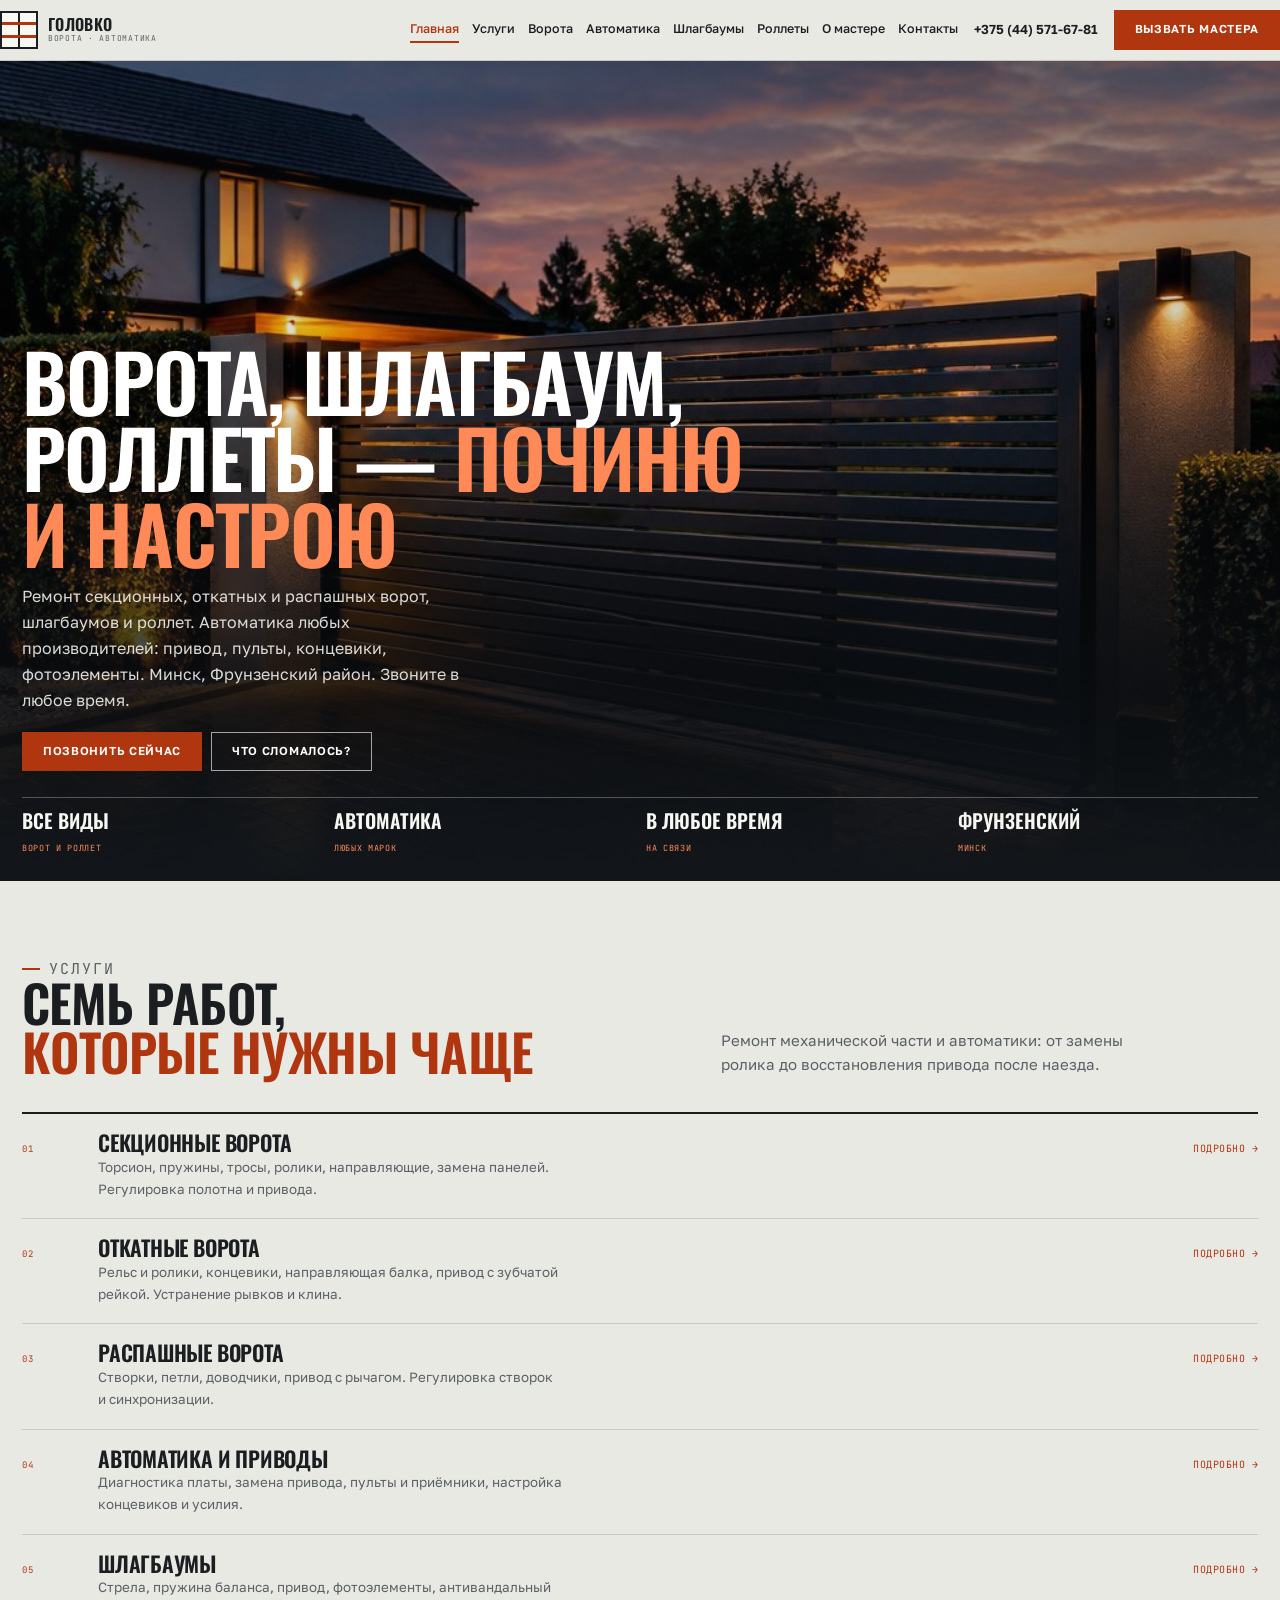
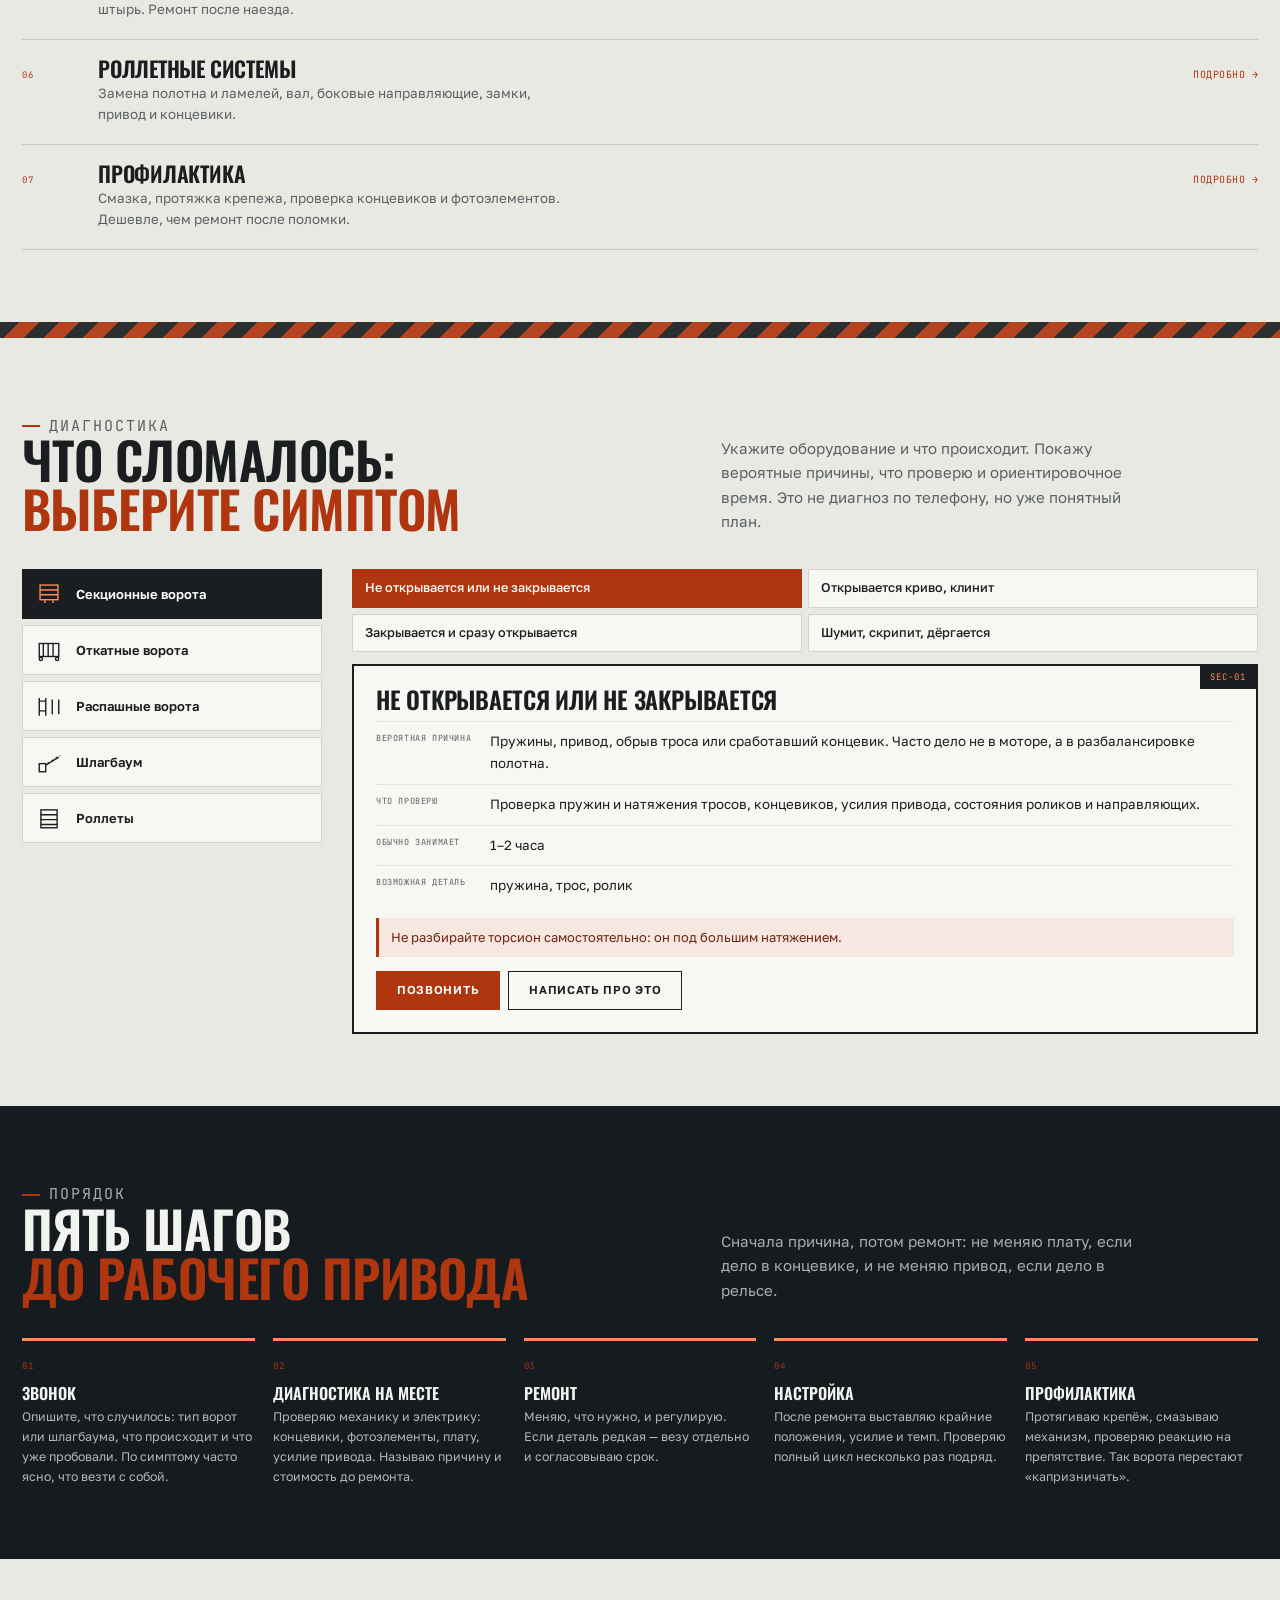
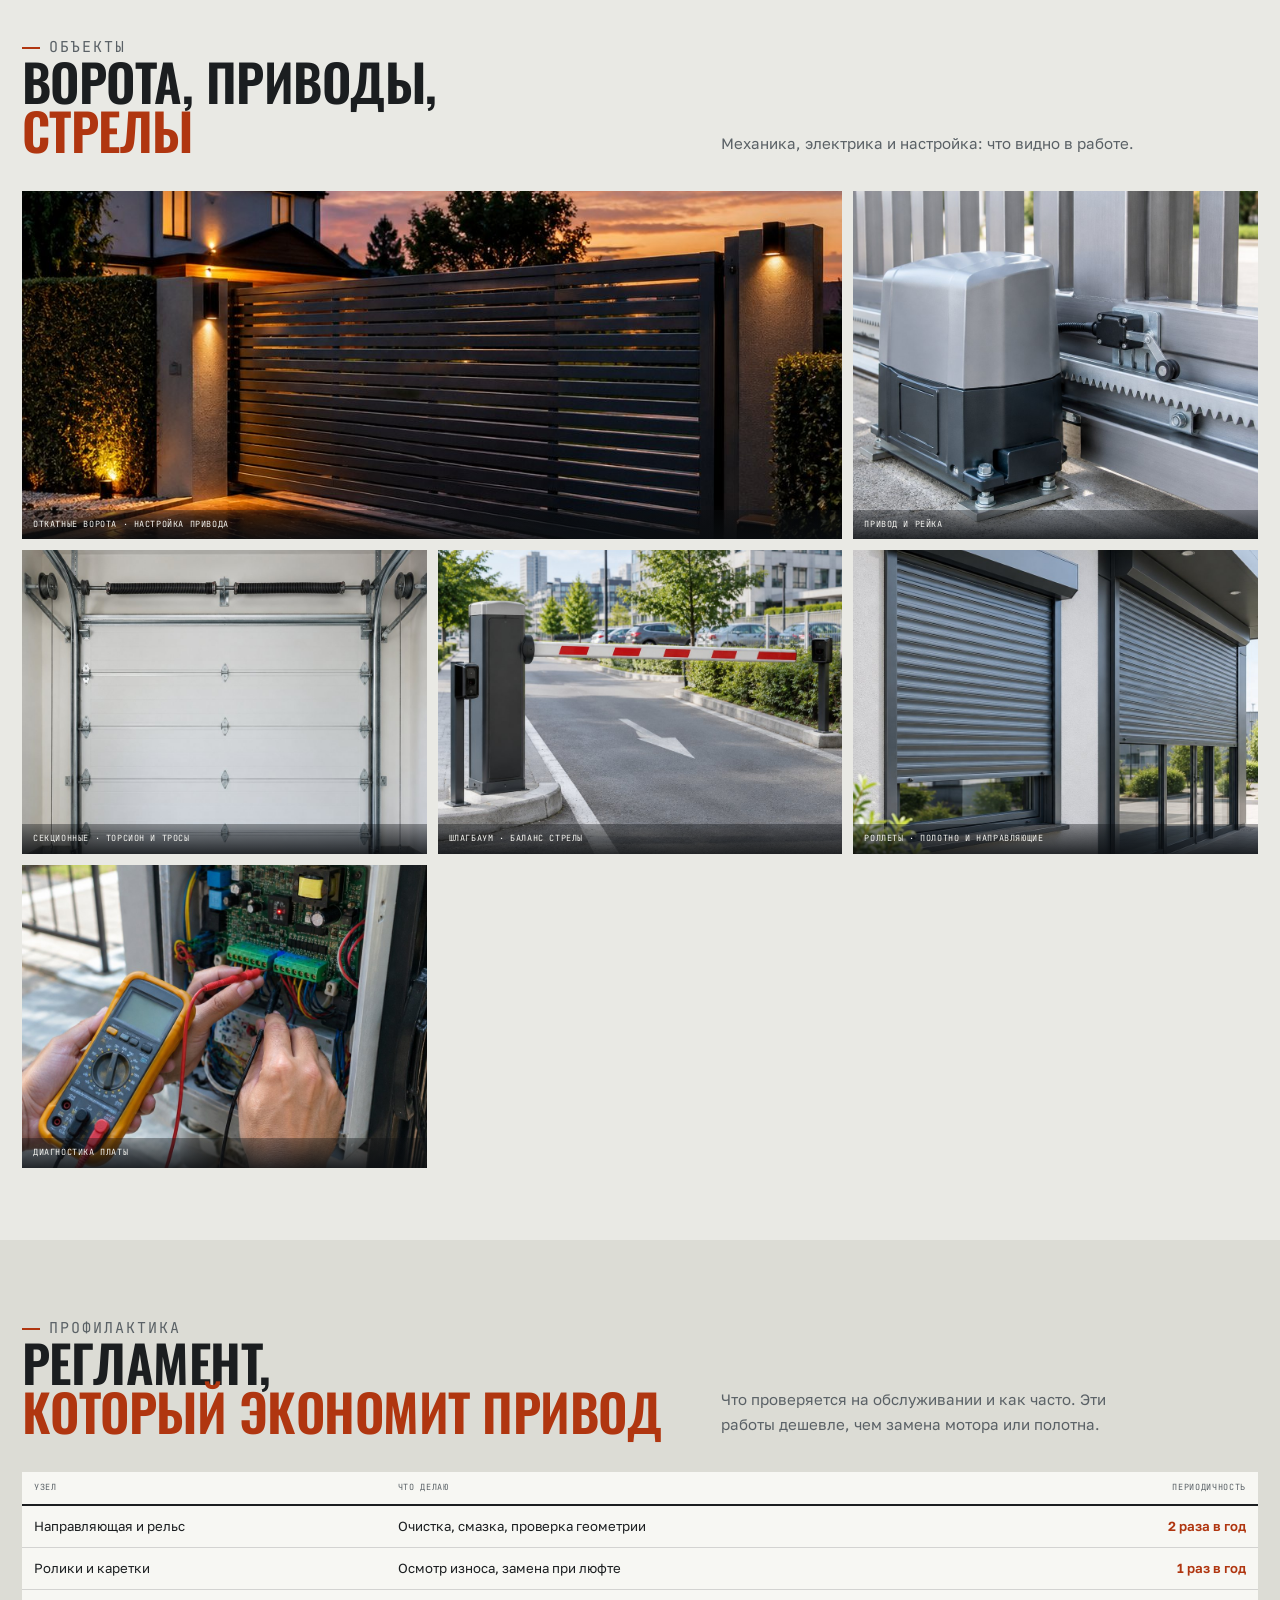
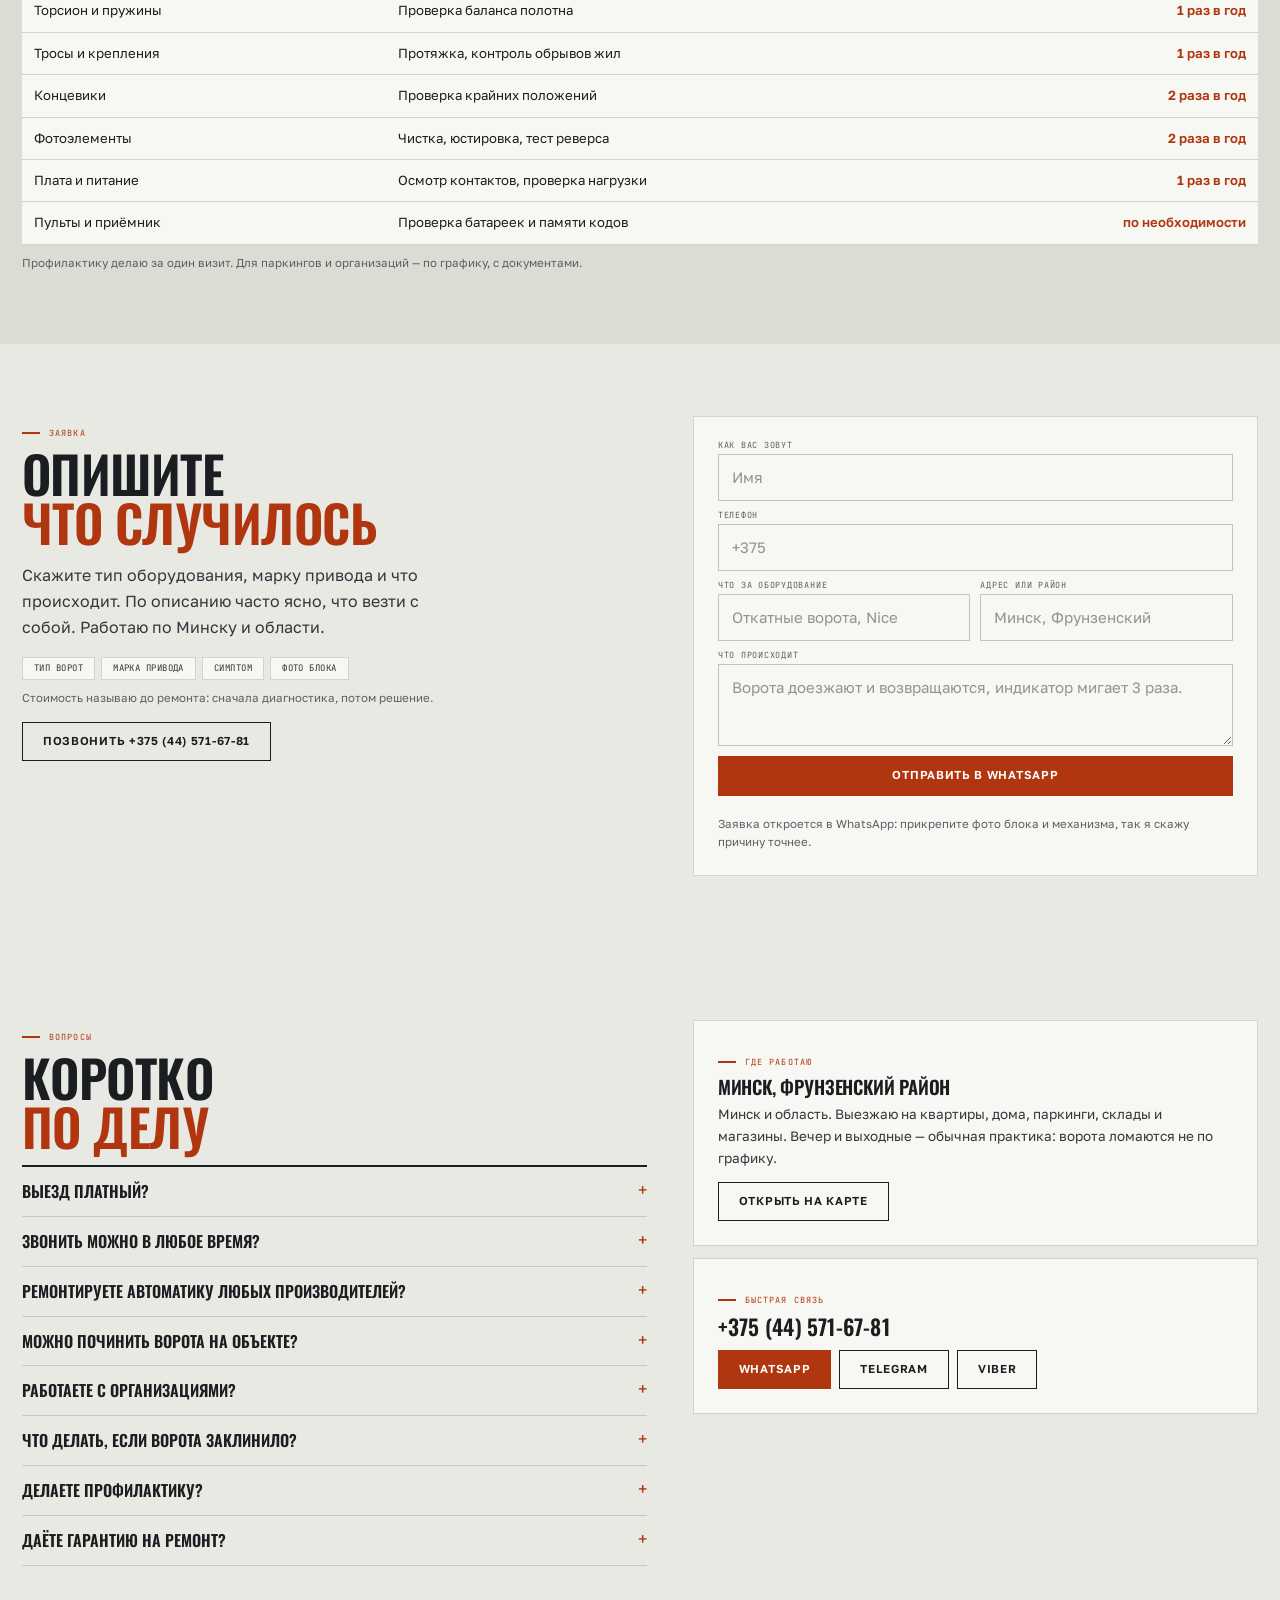
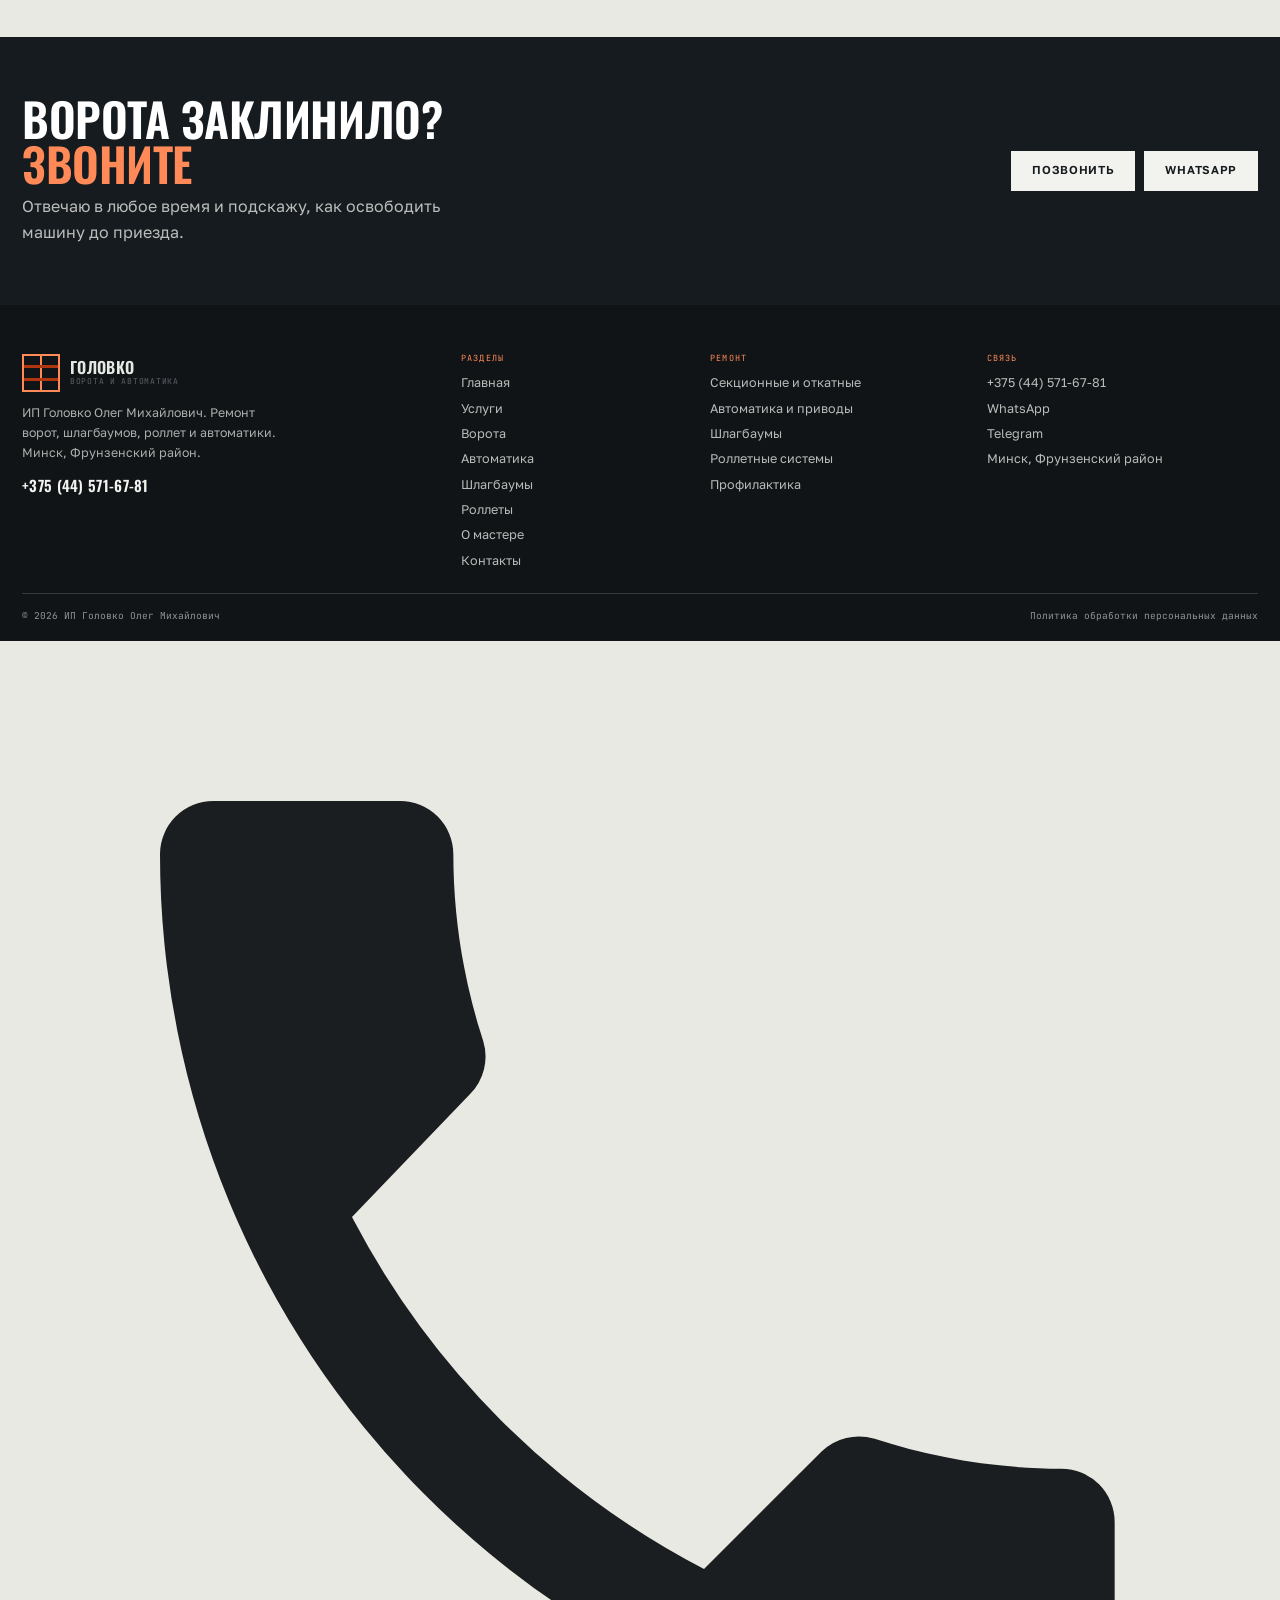
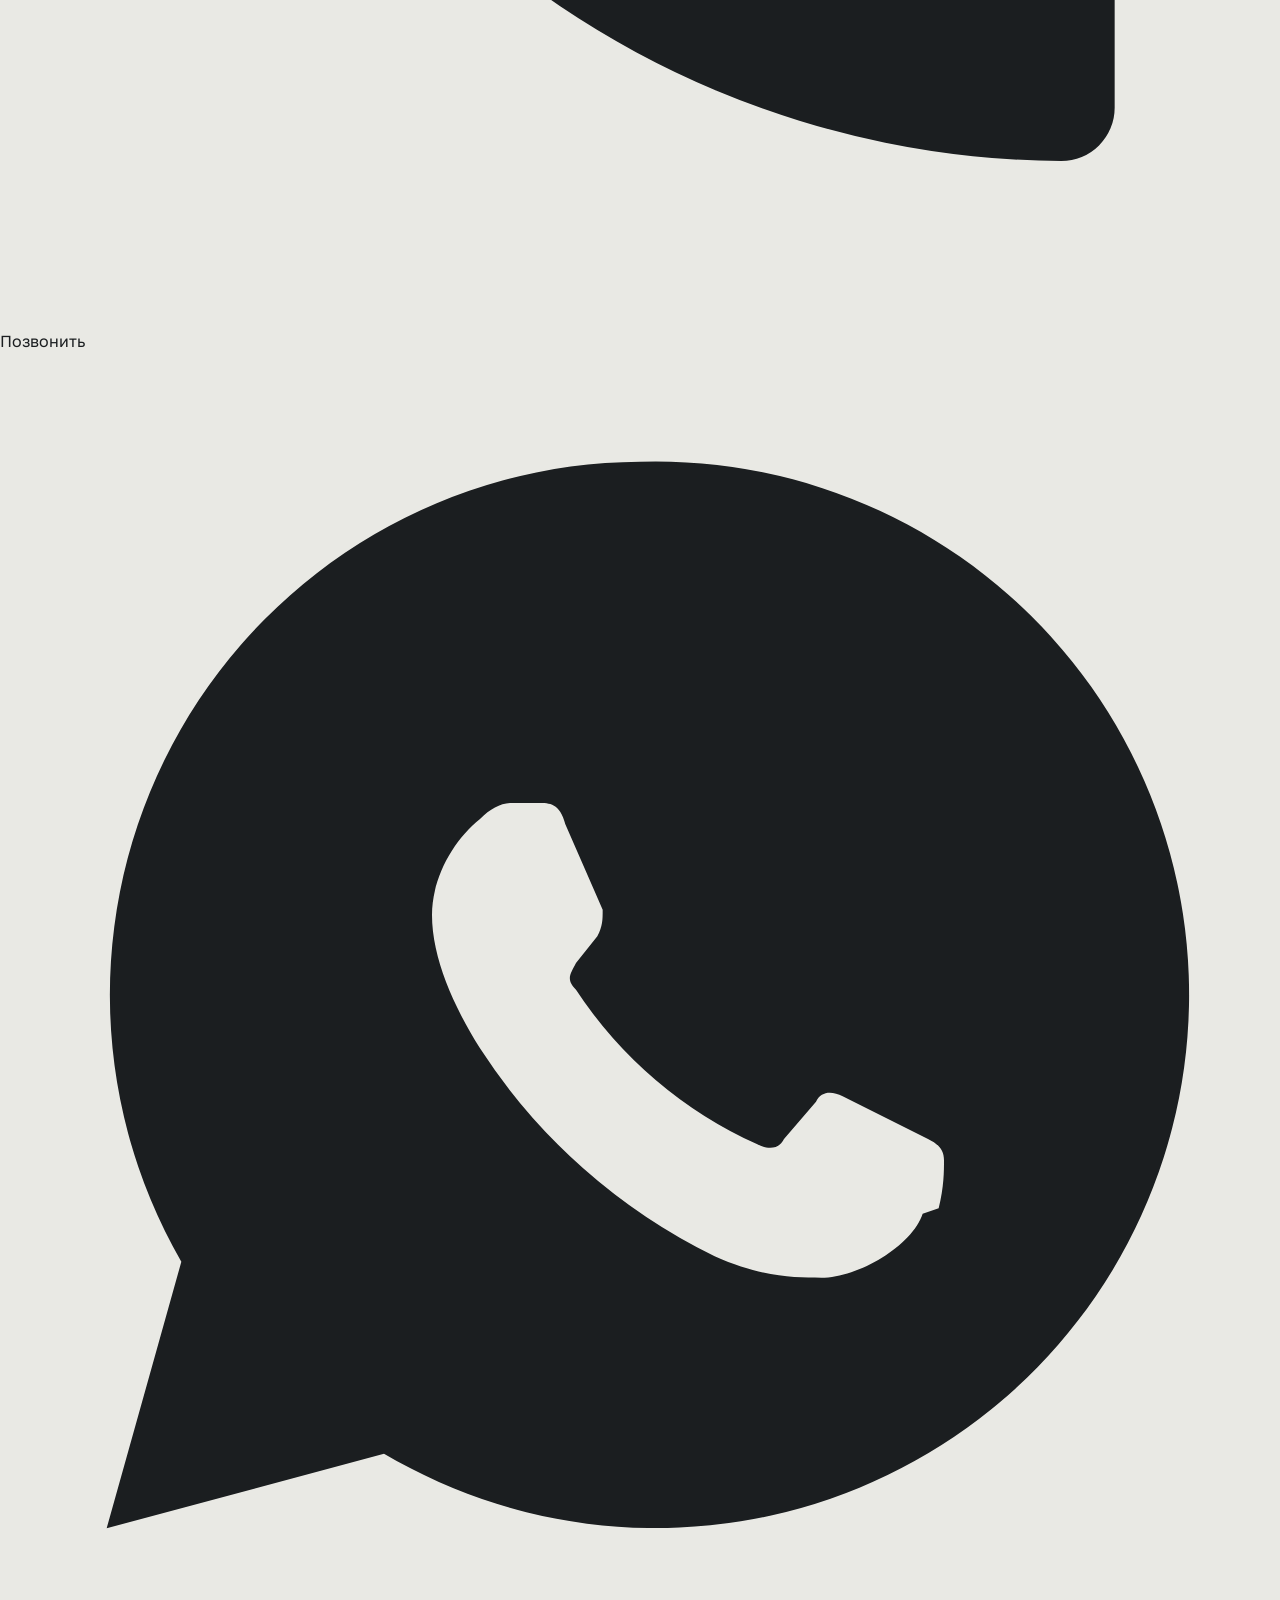
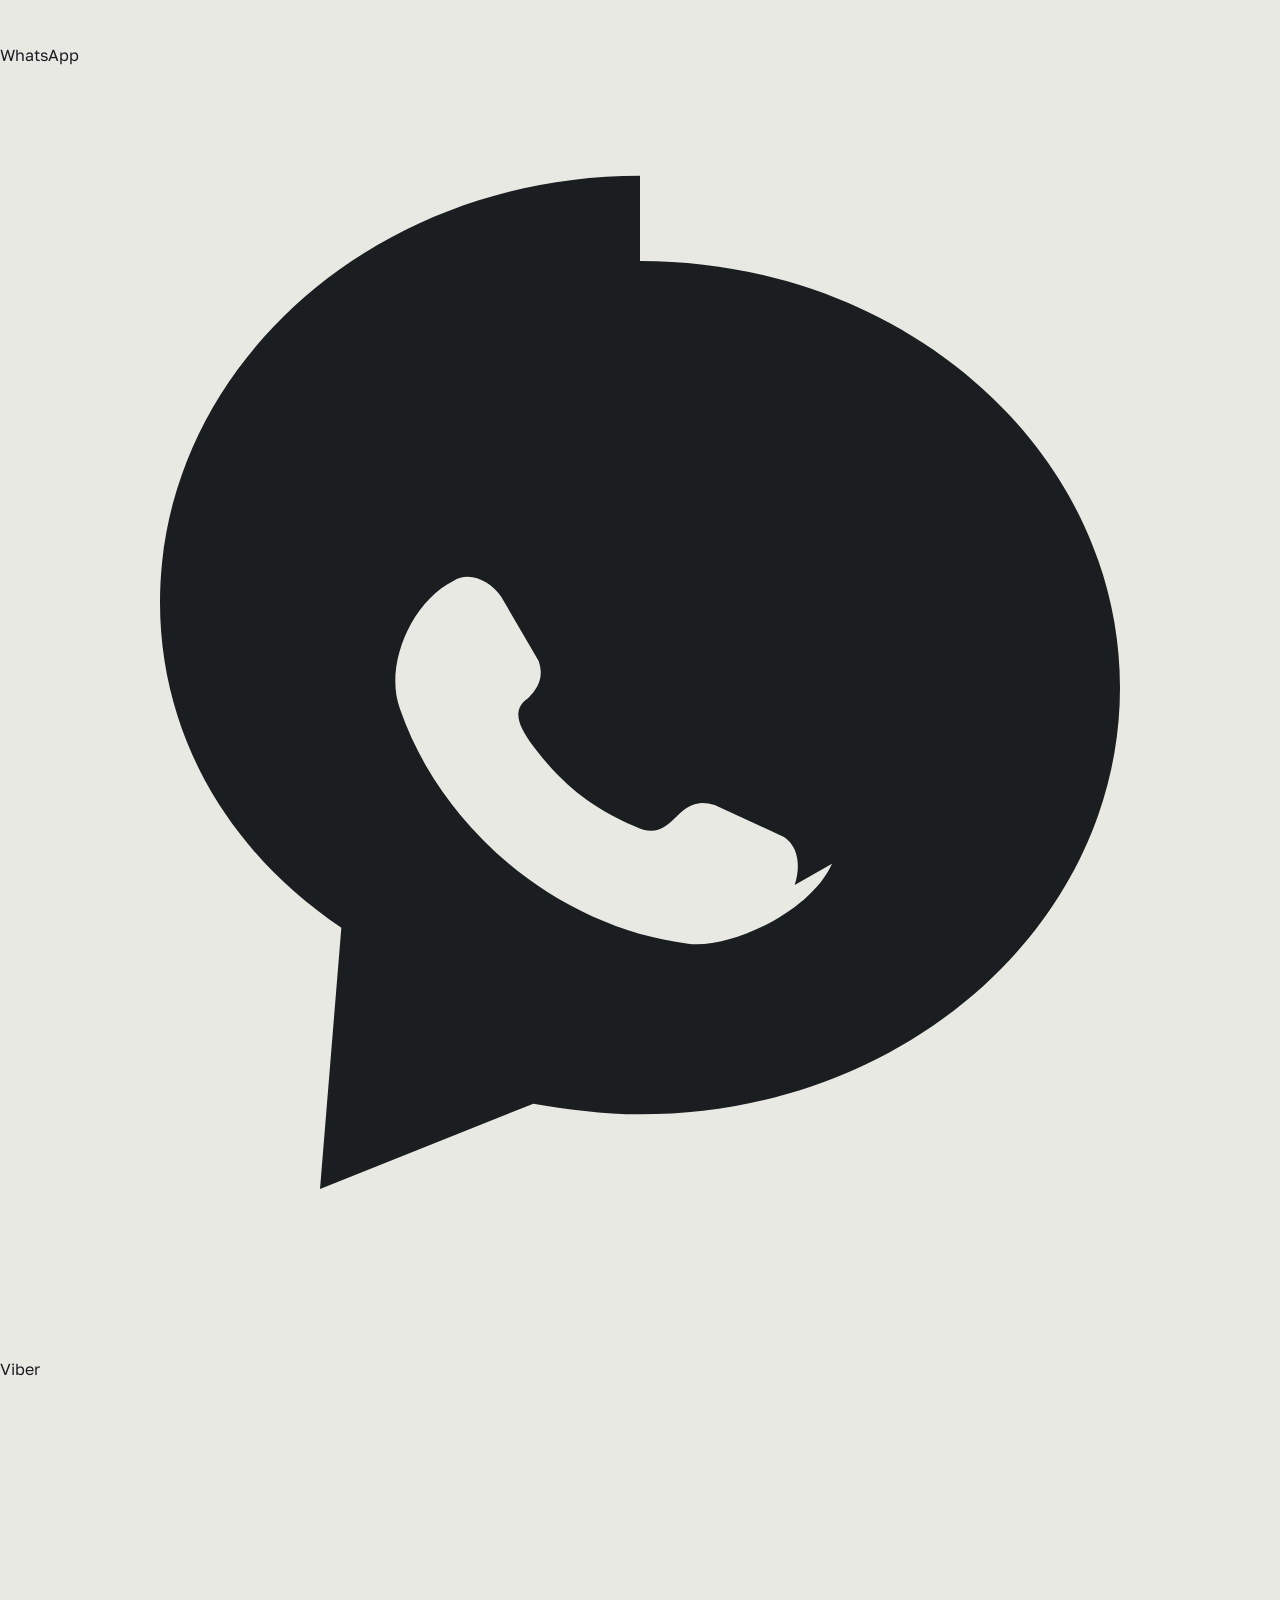
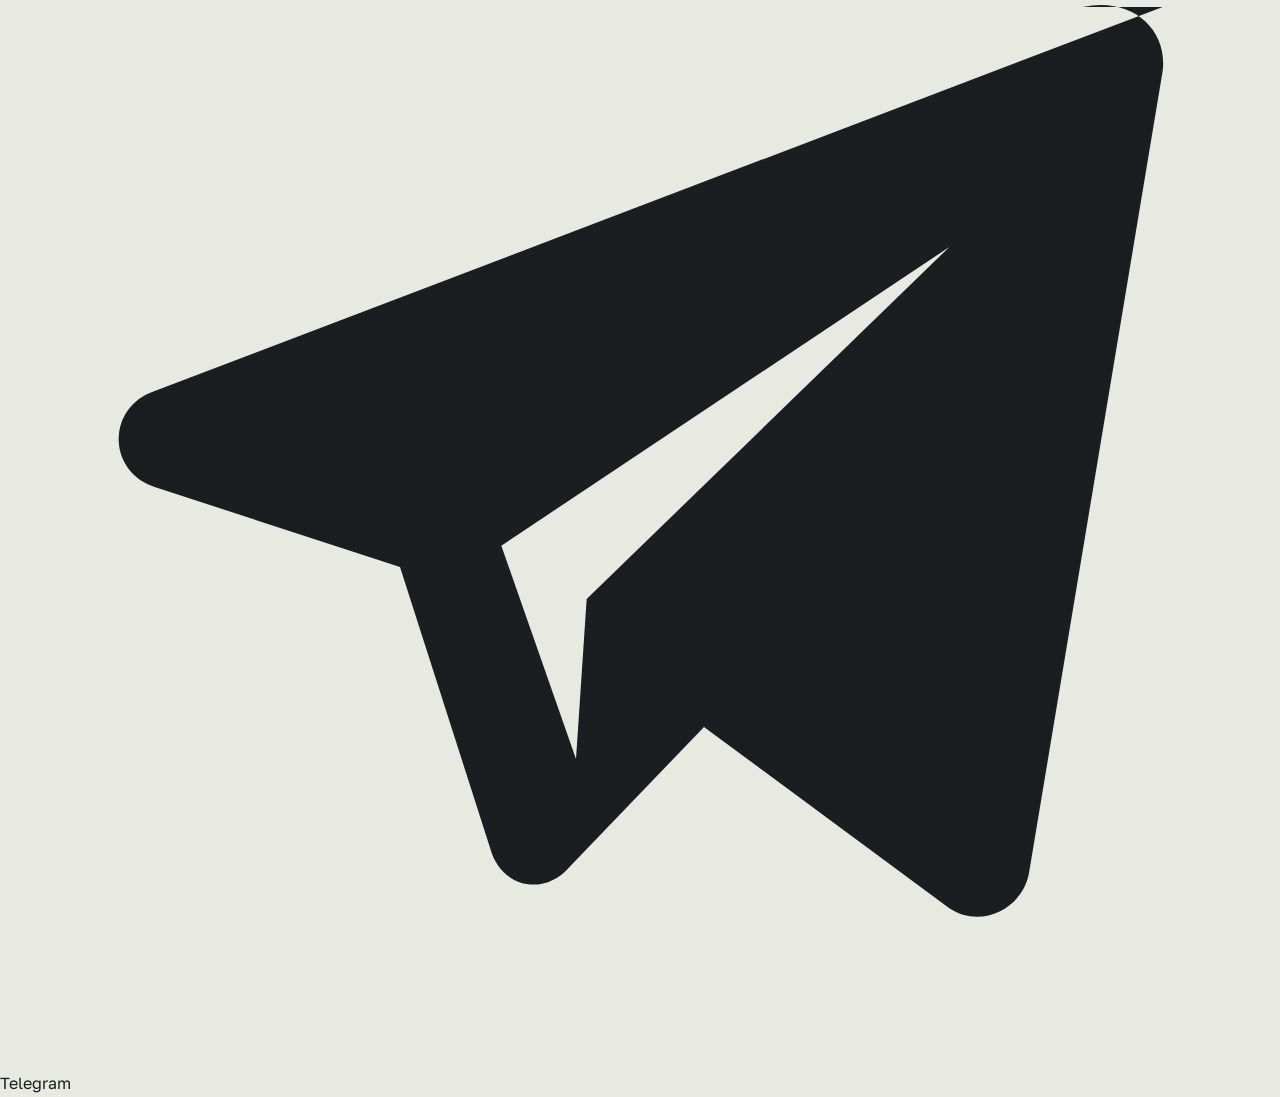
<file: index.html>
<!DOCTYPE html>
<html lang="ru">
<head>
<meta charset="utf-8">
<meta name="viewport" content="width=device-width, initial-scale=1">
<title>Ремонт ворот, автоматики и шлагбаумов в Минске | ИП Головко</title>
<meta name="description" content="Ремонт секционных, откатных и распашных ворот, шлагбаумов, роллет. Автоматика любых производителей: привод, пульты, концевики. Минск, звоните в любое время. +375 (44) 571-67-81.">
<meta property="og:title" content="Ремонт ворот, автоматики и шлагбаумов в Минске | ИП Головко">
<meta property="og:description" content="Ремонт секционных, откатных и распашных ворот, шлагбаумов, роллет. Автоматика любых производителей: привод, пульты, концевики. Минск, звоните в любое время. +375 (44) 571-67-81.">
<meta property="og:type" content="website">
<meta name="theme-color" content="#E9E9E4">
<style>
:root{--bg:#E9E9E4;--bg2:#DCDCD5;--ink:#1B1E20;--ink2:#2B3033;--paper:#F7F7F3;
--acc:#B03610;--acc2:#F0742F;--steel:#8C939A;--muted:#5A6166;--line:rgba(27,30,32,.16);
--d:'Oswald',system-ui,sans-serif;--b:'Golos Text',system-ui,sans-serif;--m:'JetBrains Mono',ui-monospace,monospace;
--pad:22px;--max:1300px}
*{box-sizing:border-box}html{-webkit-text-size-adjust:100%}body{margin:0;background:var(--bg);color:var(--ink);font:16px/1.62 var(--b);-webkit-font-smoothing:antialiased}
img{max-width:100%;display:block}h1,h2,h3{margin:0;font-family:var(--d);font-weight:600;line-height:.96;letter-spacing:-.01em;text-transform:uppercase}
a{color:inherit;text-decoration:none}[hidden]{display:none!important}
.wrap{width:100%;max-width:var(--max);margin:0 auto;padding:0 var(--pad)}
.header{position:sticky;top:0;z-index:40;background:rgba(233,233,228,.95);border-bottom:1px solid var(--line);backdrop-filter:blur(8px)}
.header__in{display:flex;align-items:center;gap:16px;padding:10px 0}
.logo{display:flex;align-items:center;gap:10px}
.logo__mark{width:38px;height:38px;border:2px solid var(--ink);display:grid;place-items:center;background:var(--paper);position:relative;overflow:hidden}
.logo__mark::before,.logo__mark::after{content:'';position:absolute;left:0;right:0;height:3px;background:var(--acc)}
.logo__mark::before{top:9px}.logo__mark::after{bottom:9px}
.logo__mark i{width:2px;height:100%;background:var(--ink)}
.logo__txt{display:flex;flex-direction:column;line-height:1.15}
.logo__txt b{font:600 16px/1 var(--d);letter-spacing:.02em;text-transform:uppercase}
.logo__txt i{font:400 8px/1.5 var(--m);letter-spacing:.09em;text-transform:uppercase;color:var(--muted);font-style:normal}
.nav{display:flex;gap:13px;margin-left:auto;font:500 12.5px/1 var(--b)}
.nav a{padding:6px 0;border-bottom:2px solid transparent}
.nav a:hover,.nav a.is-on{border-color:var(--acc);color:var(--acc)}
.header__tel{font:600 13px/1 var(--b);white-space:nowrap}
.btn{display:inline-flex;align-items:center;justify-content:center;gap:8px;padding:13px 20px;font:600 11.5px/1 var(--b);letter-spacing:.06em;text-transform:uppercase;border:1px solid var(--acc);background:var(--acc);color:#fff;cursor:pointer;transition:.18s}
.btn:hover{background:#B33A13;border-color:#B33A13}
.btn--ink{background:var(--ink);border-color:var(--ink)}
.btn--ink:hover{background:#000}
.btn--ghost{background:transparent;color:var(--ink);border-color:var(--ink)}
.btn--ghost:hover{background:var(--ink);color:#fff}
.burger{display:none;width:42px;height:36px;border:1px solid var(--ink);background:transparent;align-items:center;justify-content:center;flex-direction:column;gap:4px;cursor:pointer}
.burger i{display:block;width:16px;height:1px;background:var(--ink)}
.burger.is-close i:first-child{transform:rotate(45deg) translateY(3px)}
.burger.is-close i:last-child{transform:rotate(-45deg) translateY(-3px)}
.drawer{position:fixed;inset:0;z-index:90;background:rgba(16,19,21,.82);display:none}
.drawer[data-open]{display:block}
.drawer__in{position:absolute;inset:0 0 0 auto;width:min(400px,92vw);background:var(--bg);padding:18px;overflow-y:auto}
.drawer__top{display:flex;justify-content:space-between;align-items:center;margin-bottom:16px}
.drawer__nav{display:grid;font:600 20px/1 var(--d);text-transform:uppercase}
.drawer__nav a{padding:13px 0;border-bottom:1px solid var(--line)}
.drawer__cta{width:100%;margin-top:16px}
.drawer__note{font-size:12px;color:var(--muted);margin-top:10px}
body.is-locked{overflow:hidden}
.hero{position:relative;min-height:min(94svh,820px);display:flex;align-items:flex-end;overflow:hidden;background:#12161A}
.hero__img{position:absolute;inset:0;width:100%;height:100%;object-fit:cover}
.hero::after{content:'';position:absolute;inset:0;background:linear-gradient(180deg,rgba(10,13,16,.44),rgba(10,13,16,.08) 40%,rgba(10,13,16,.86) 76%,#12161A 100%)}
.hero__in{position:relative;z-index:2;width:100%;padding:clamp(28px,4.6vw,58px) 0 clamp(14px,2vw,22px);color:#F6F6F2}
.hero h1{font-size:clamp(2.1rem,6.2vw,5rem);letter-spacing:-.02em;color:#fff}
.hero h1 em{font-style:normal;color:#FF8A57}
.hero__lede{max-width:44ch;margin:14px 0 18px;color:rgba(246,246,242,.88)}
.hero__acts{display:flex;flex-wrap:wrap;gap:9px;margin-bottom:clamp(14px,2.2vw,26px)}
.hero__acts .btn--ghost{color:#fff;border-color:rgba(255,255,255,.62)}
.hero__acts .btn--ghost:hover{background:#fff;color:var(--ink)}
.hero__facts{display:grid;grid-template-columns:repeat(4,minmax(0,1fr));border-top:1px solid rgba(255,255,255,.28);gap:0 12px}
.hero__facts div{padding:11px 0 0}
.hero__facts b{display:block;font:600 clamp(1rem,1.6vw,1.22rem)/1.2 var(--d);text-transform:uppercase}
.hero__facts span{font:400 8.5px/1.5 var(--m);letter-spacing:.08em;text-transform:uppercase;color:#FF8A57}
@media (max-width:1024px){.nav{display:none}.burger{display:flex}.header__tel{display:none}.hero__facts{grid-template-columns:1fr 1fr}}
@media (max-width:380px){.header .btn{display:none}}
</style>
<link rel="preconnect" href="https://fonts.googleapis.com">
<link rel="preconnect" href="https://fonts.gstatic.com" crossorigin>
<link href="https://fonts.googleapis.com/css2?family=Oswald:wght@400;500;600&family=Golos+Text:wght@400;500;600&family=JetBrains+Mono:wght@400;500&display=swap" rel="stylesheet">
<link rel="stylesheet" href="assets/css/style.v1.css">
<link rel="icon" href="assets/img/favicon.svg" type="image/svg+xml">
</head>
<body>
<header class="header"><div class="header__in wrap">
<a class="logo" href="index.html"><span class="logo__mark"><i></i></span><span class="logo__txt"><b>Головко</b><i>ворота · автоматика</i></span></a>
<nav class="nav" aria-label="Основное меню"><a href="index.html" class="is-on">Главная</a><a href="uslugi.html">Услуги</a><a href="vorota.html">Ворота</a><a href="avtomatika.html">Автоматика</a><a href="shlagbaumy.html">Шлагбаумы</a><a href="rollet.html">Роллеты</a><a href="o-mastere.html">О мастере</a><a href="kontakty.html">Контакты</a></nav>
<a class="header__tel" href="tel:+375445716781">+375 (44) 571-67-81</a>
<a class="btn" href="#zayavka">Вызвать мастера</a>
<button class="burger" type="button" aria-label="Меню" aria-expanded="false" aria-controls="drawer"><i></i><i></i><i></i></button>
</div></header>
<div class="drawer" id="drawer" role="dialog" aria-modal="true" aria-label="Меню" hidden>
<div class="drawer__in">
<div class="drawer__top">
<a class="logo" href="index.html"><span class="logo__mark"><i></i></span><span class="logo__txt"><b>Головко</b><i>Минск</i></span></a>
<button class="burger is-close" type="button" data-close aria-label="Закрыть меню"><i></i><i></i></button>
</div>
<nav class="drawer__nav"><a href="index.html">Главная</a><a href="uslugi.html">Услуги</a><a href="vorota.html">Ворота</a><a href="avtomatika.html">Автоматика</a><a href="shlagbaumy.html">Шлагбаумы</a><a href="rollet.html">Роллеты</a><a href="o-mastere.html">О мастере</a><a href="kontakty.html">Контакты</a></nav>
<a class="btn drawer__cta" href="tel:+375445716781">Позвонить +375 (44) 571-67-81</a>
<p class="drawer__note">Ремонт секционных, откатных и распашных ворот, шлагбаумов и роллет. Автоматика любых производителей, диагностика, профилактика. Минск, Фрунзенский район. Звоните в любое время.</p>
</div></div>
<main>
<section class="hero">
<img class="hero__img" src="assets/img/hero.jpg" alt="Автоматические откатные ворота у дома" width="1536" height="1024" fetchpriority="high">
<div class="hero__in"><div class="wrap">
<h1>Ворота, шлагбаум,<br>роллеты — <em>починю<br>и настрою</em></h1>
<p class="hero__lede">Ремонт секционных, откатных и распашных ворот, шлагбаумов и роллет. Автоматика любых производителей: привод, пульты, концевики, фотоэлементы. Минск, Фрунзенский район. Звоните в любое время.</p>
<div class="hero__acts">
<a class="btn" href="tel:+375445716781">Позвонить сейчас</a>
<a class="btn btn--ghost" href="#diag">Что сломалось?</a>
</div>
<div class="hero__facts">
<div><b>Все виды</b><span>ворот и роллет</span></div>
<div><b>Автоматика</b><span>любых марок</span></div>
<div><b>В любое время</b><span>на связи</span></div>
<div><b>Фрунзенский</b><span>Минск</span></div>
</div>
</div></div>
</section>

<section class="section"><div class="wrap">
<div class="sec-head"><div><p class="eyebrow">услуги</p><h2 class="h2">Семь работ,<br><em>которые нужны чаще</em></h2></div>
<p>Ремонт механической части и автоматики: от замены ролика до восстановления привода после наезда.</p></div>
<div class="jobs">
<article class="job"><span class="job__no">01</span><div><h3>Секционные ворота</h3><p>Торсион, пружины, тросы, ролики, направляющие, замена панелей. Регулировка полотна и привода.</p></div><a class="job__go" href="vorota.html">Подробно →</a></article><article class="job"><span class="job__no">02</span><div><h3>Откатные ворота</h3><p>Рельс и ролики, концевики, направляющая балка, привод с зубчатой рейкой. Устранение рывков и клина.</p></div><a class="job__go" href="vorota.html">Подробно →</a></article><article class="job"><span class="job__no">03</span><div><h3>Распашные ворота</h3><p>Створки, петли, доводчики, привод с рычагом. Регулировка створок и синхронизации.</p></div><a class="job__go" href="vorota.html">Подробно →</a></article><article class="job"><span class="job__no">04</span><div><h3>Автоматика и приводы</h3><p>Диагностика платы, замена привода, пульты и приёмники, настройка концевиков и усилия.</p></div><a class="job__go" href="avtomatika.html">Подробно →</a></article><article class="job"><span class="job__no">05</span><div><h3>Шлагбаумы</h3><p>Стрела, пружина баланса, привод, фотоэлементы, антивандальный штырь. Ремонт после наезда.</p></div><a class="job__go" href="shlagbaumy.html">Подробно →</a></article><article class="job"><span class="job__no">06</span><div><h3>Роллетные системы</h3><p>Замена полотна и ламелей, вал, боковые направляющие, замки, привод и концевики.</p></div><a class="job__go" href="rollet.html">Подробно →</a></article><article class="job"><span class="job__no">07</span><div><h3>Профилактика</h3><p>Смазка, протяжка крепежа, проверка концевиков и фотоэлементов. Дешевле, чем ремонт после поломки.</p></div><a class="job__go" href="uslugi.html#prof">Подробно →</a></article>
</div>
</div></section>

<div class="hazard" aria-hidden="true"></div>


<section class="section anchor" id="diag"><div class="wrap">
<div class="sec-head"><div><p class="eyebrow">диагностика</p><h2 class="h2">Что сломалось:<br><em>выберите симптом</em></h2></div>
<p>Укажите оборудование и что происходит. Покажу вероятные причины, что проверю и ориентировочное время. Это не диагноз по телефону, но уже понятный план.</p></div>
<div class="diag">
<div class="equip" id="equip" role="group" aria-label="Тип оборудования"></div>
<div>
<div class="sym" id="sym" role="group" aria-label="Симптом"></div>
<div class="panel" id="panel" aria-live="polite"></div>
</div>
</div>
</div></section>


<section class="section section--dark"><div class="wrap">
<div class="sec-head"><div><p class="eyebrow">порядок</p><h2 class="h2">Пять шагов<br><em>до рабочего привода</em></h2></div>
<p>Сначала причина, потом ремонт: не меняю плату, если дело в концевике, и не меняю привод, если дело в рельсе.</p></div>
<div class="steps">
<div class="stepc"><span>01</span><b>Звонок</b><p>Опишите, что случилось: тип ворот или шлагбаума, что происходит и что уже пробовали. По симптому часто ясно, что везти с собой.</p></div><div class="stepc"><span>02</span><b>Диагностика на месте</b><p>Проверяю механику и электрику: концевики, фотоэлементы, плату, усилие привода. Называю причину и стоимость до ремонта.</p></div><div class="stepc"><span>03</span><b>Ремонт</b><p>Меняю, что нужно, и регулирую. Если деталь редкая — везу отдельно и согласовываю срок.</p></div><div class="stepc"><span>04</span><b>Настройка</b><p>После ремонта выставляю крайние положения, усилие и темп. Проверяю полный цикл несколько раз подряд.</p></div><div class="stepc"><span>05</span><b>Профилактика</b><p>Протягиваю крепёж, смазываю механизм, проверяю реакцию на препятствие. Так ворота перестают «капризничать».</p></div>
</div>
</div></section>

<section class="section"><div class="wrap">
<div class="sec-head"><div><p class="eyebrow">объекты</p><h2 class="h2">Ворота, приводы,<br><em>стрелы</em></h2></div>
<p>Механика, электрика и настройка: что видно в работе.</p></div>
<div class="gal">
<figure class="wide"><img src="assets/img/hero.jpg" alt="Откатные ворота" width="1536" height="1024" loading="lazy"><figcaption>Откатные ворота · настройка привода</figcaption></figure>
<figure><img src="assets/img/drive.jpg" alt="Привод" width="1024" height="1024" loading="lazy"><figcaption>Привод и рейка</figcaption></figure>
<figure><img src="assets/img/sectional.jpg" alt="Секционные" width="1024" height="1024" loading="lazy"><figcaption>Секционные · торсион и тросы</figcaption></figure>
<figure><img src="assets/img/barrier.jpg" alt="Шлагбаум" width="1024" height="1024" loading="lazy"><figcaption>Шлагбаум · баланс стрелы</figcaption></figure>
<figure><img src="assets/img/shutter.jpg" alt="Роллеты" width="1024" height="1024" loading="lazy"><figcaption>Роллеты · полотно и направляющие</figcaption></figure>
<figure><img src="assets/img/board.jpg" alt="Диагностика" width="1024" height="1024" loading="lazy"><figcaption>Диагностика платы</figcaption></figure>
</div>
</div></section>


<section class="section section--dim"><div class="wrap">
<div class="sec-head"><div><p class="eyebrow">профилактика</p><h2 class="h2">Регламент,<br><em>который экономит привод</em></h2></div>
<p>Что проверяется на обслуживании и как часто. Эти работы дешевле, чем замена мотора или полотна.</p></div>
<div style="overflow-x:auto"><table class="reg">
<thead><tr><th>Узел</th><th>Что делаю</th><th>Периодичность</th></tr></thead>
<tbody>
<tr><td>Направляющая и рельс</td><td>Очистка, смазка, проверка геометрии</td><td class="per">2 раза в год</td></tr>
<tr><td>Ролики и каретки</td><td>Осмотр износа, замена при люфте</td><td class="per">1 раз в год</td></tr>
<tr><td>Торсион и пружины</td><td>Проверка баланса полотна</td><td class="per">1 раз в год</td></tr>
<tr><td>Тросы и крепления</td><td>Протяжка, контроль обрывов жил</td><td class="per">1 раз в год</td></tr>
<tr><td>Концевики</td><td>Проверка крайних положений</td><td class="per">2 раза в год</td></tr>
<tr><td>Фотоэлементы</td><td>Чистка, юстировка, тест реверса</td><td class="per">2 раза в год</td></tr>
<tr><td>Плата и питание</td><td>Осмотр контактов, проверка нагрузки</td><td class="per">1 раз в год</td></tr>
<tr><td>Пульты и приёмник</td><td>Проверка батареек и памяти кодов</td><td class="per">по необходимости</td></tr>
</tbody></table></div>
<p class="hint">Профилактику делаю за один визит. Для паркингов и организаций — по графику, с документами.</p>
</div></section>


<section class="section" id="zayavka"><div class="wrap"><div class="two">
<div><p class="eyebrow">заявка</p><h2 class="h2" style="margin-bottom:14px">Опишите<br><em>что случилось</em></h2>
<p style="color:#31383C;max-width:44ch">Скажите тип оборудования, марку привода и что происходит. По описанию часто ясно, что везти с собой. Работаю по Минску и области.</p>
<div class="chips"><span class="chip">Тип ворот</span><span class="chip">Марка привода</span><span class="chip">Симптом</span><span class="chip">Фото блока</span></div>
<p class="hint">Стоимость называю до ремонта: сначала диагностика, потом решение.</p>
<p style="margin-top:14px"><a class="btn btn--ghost" href="tel:+375445716781">Позвонить +375 (44) 571-67-81</a></p>
</div>
<div class="card"><form class="form" id="lead">
<label>Как вас зовут<input type="text" id="lName" placeholder="Имя" required></label>
<label>Телефон<input type="tel" id="lTel" placeholder="+375" required></label>
<div class="row2"><label>Что за оборудование<input type="text" id="lEq" placeholder="Откатные ворота, Nice"></label><label>Адрес или район<input type="text" id="lCity" placeholder="Минск, Фрунзенский"></label></div>
<label>Что происходит<textarea id="lTask" placeholder="Ворота доезжают и возвращаются, индикатор мигает 3 раза."></textarea></label>
<button class="btn" type="submit">Отправить в WhatsApp</button>
<p class="hint">Заявка откроется в WhatsApp: прикрепите фото блока и механизма, так я скажу причину точнее.</p>
</form></div>
</div></div></section>

<section class="section"><div class="wrap"><div class="two">
<div><p class="eyebrow">вопросы</p><h2 class="h2" style="margin-bottom:14px">Коротко<br><em>по делу</em></h2>
<div class="faq"><details><summary>Выезд платный?</summary><p>Диагностику и выезд обсуждаем по телефону: зависит от района и типа оборудования. Стоимость ремонта называю до работ, а не после.</p></details><details><summary>Звонить можно в любое время?</summary><p>Да. Вечером и в выходные тоже отвечаю: ворота и шлагбаумы чаще ломаются именно тогда, когда нужны.</p></details><details><summary>Ремонтируете автоматику любых производителей?</summary><p>Да, работаю с разными приводами. Если плата восстановлению не подлежит, скажу честно и предложу замену, а не «попробуем починить».</p></details><details><summary>Можно починить ворота на объекте?</summary><p>Почти всё делаю на месте. Если нужна редкая деталь, согласую и приезжаю повторно — обычно в течение нескольких дней.</p></details><details><summary>Работаете с организациями?</summary><p>Да: паркинги, склады, магазины, офисы. Оплата наличными или по счёту, документы предоставляю.</p></details><details><summary>Что делать, если ворота заклинило?</summary><p>Отключите питание и не толкайте створку силой. Опишите по телефону, что произошло: подскажу, можно ли освободить машину вручную.</p></details><details><summary>Делаете профилактику?</summary><p>Да, и советую: смазка, протяжка, проверка концевиков и фотоэлементов. Профилактика раз в год дешевле замены привода.</p></details><details><summary>Даёте гарантию на ремонт?</summary><p>На работу — да. Если неисправность вернулась в том же узле, приезжаю и разбираюсь.</p></details></div></div>
<div>
<div class="card" style="margin-bottom:12px"><p class="eyebrow">где работаю</p><h3 style="margin-bottom:8px">Минск, Фрунзенский район</h3>
<p style="margin:0;color:#31383C;font-size:13.5px">Минск и область. Выезжаю на квартиры, дома, паркинги, склады и магазины. Вечер и выходные — обычная практика: ворота ломаются не по графику.</p>
<p style="margin:12px 0 0"><a class="btn btn--ghost" href="https://yandex.by/maps/?text=%D0%9C%D0%B8%D0%BD%D1%81%D0%BA%20%D1%80%D0%B5%D0%BC%D0%BE%D0%BD%D1%82%20%D0%B2%D0%BE%D1%80%D0%BE%D1%82%20%D0%B0%D0%B2%D1%82%D0%BE%D0%BC%D0%B0%D1%82%D0%B8%D0%BA%D0%B8" target="_blank" rel="noopener">Открыть на карте</a></p></div>
<div class="card"><p class="eyebrow">быстрая связь</p>
<p style="margin:0 0 12px;font:600 1.35rem/1 var(--d);letter-spacing:.01em"><a href="tel:+375445716781">+375 (44) 571-67-81</a></p>
<div style="display:flex;gap:8px;flex-wrap:wrap"><a class="btn" href="https://wa.me/375445716781" target="_blank" rel="noopener">WhatsApp</a><a class="btn btn--ghost" href="https://t.me/+375445716781" target="_blank" rel="noopener">Telegram</a><a class="btn btn--ghost" href="viber://chat?number=%2B375445716781">Viber</a></div></div>
</div>
</div></div></section>

<section class="cta"><div class="wrap cta__in">
<div><h2>Ворота заклинило?<br><em>Звоните</em></h2><p>Отвечаю в любое время и подскажу, как освободить машину до приезда.</p></div>
<div class="cta__acts"><a class="btn btn--light" href="tel:+375445716781">Позвонить</a><a class="btn btn--light" href="https://wa.me/375445716781" target="_blank" rel="noopener">WhatsApp</a></div>
</div></section>
</main>
<footer class="footer"><div class="wrap">
<div class="footer__top">
<div class="footer__about"><a class="logo logo--f" href="index.html"><span class="logo__mark"><i></i></span><span class="logo__txt"><b>Головко</b><i>ворота и автоматика</i></span></a>
<p>ИП Головко Олег Михайлович. Ремонт ворот, шлагбаумов, роллет и автоматики. Минск, Фрунзенский район.</p>
<a class="footer__tel" href="tel:+375445716781">+375 (44) 571-67-81</a>
</div>
<div><h4>Разделы</h4><ul><li><a href="index.html">Главная</a></li><li><a href="uslugi.html">Услуги</a></li><li><a href="vorota.html">Ворота</a></li><li><a href="avtomatika.html">Автоматика</a></li><li><a href="shlagbaumy.html">Шлагбаумы</a></li><li><a href="rollet.html">Роллеты</a></li><li><a href="o-mastere.html">О мастере</a></li><li><a href="kontakty.html">Контакты</a></li></ul></div>
<div><h4>Ремонт</h4><ul><li><a href="vorota.html">Секционные и откатные</a></li><li><a href="avtomatika.html">Автоматика и приводы</a></li><li><a href="shlagbaumy.html">Шлагбаумы</a></li><li><a href="rollet.html">Роллетные системы</a></li><li><a href="uslugi.html#prof">Профилактика</a></li></ul></div>
<div><h4>Связь</h4><ul><li><a href="tel:+375445716781">+375 (44) 571-67-81</a></li><li><a href="https://wa.me/375445716781" target="_blank" rel="noopener">WhatsApp</a></li><li><a href="https://t.me/+375445716781" target="_blank" rel="noopener">Telegram</a></li><li><a href="https://yandex.by/maps/?text=%D0%9C%D0%B8%D0%BD%D1%81%D0%BA%20%D1%80%D0%B5%D0%BC%D0%BE%D0%BD%D1%82%20%D0%B2%D0%BE%D1%80%D0%BE%D1%82%20%D0%B0%D0%B2%D1%82%D0%BE%D0%BC%D0%B0%D1%82%D0%B8%D0%BA%D0%B8" target="_blank" rel="noopener">Минск, Фрунзенский район</a></li></ul></div>
</div>
<div class="footer__bottom"><span>© <span id="yr">2026</span> ИП Головко Олег Михайлович</span>
<span><a href="politika.html">Политика обработки персональных данных</a></span></div>
</div></footer>
<div class="mbar" role="navigation" aria-label="Быстрая связь">
<a href="tel:+375445716781"><svg viewBox="0 0 24 24" fill="currentColor" aria-hidden="true"><path d="M6.6 10.8a15.5 15.5 0 0 0 6.6 6.6l2.2-2.2a1 1 0 0 1 1-.24c1.1.36 2.3.56 3.5.56a1 1 0 0 1 1 1V20a1 1 0 0 1-1 1A17 17 0 0 1 3 4a1 1 0 0 1 1-1h3.5a1 1 0 0 1 1 1c0 1.2.2 2.4.56 3.5a1 1 0 0 1-.25 1z"/></svg>Позвонить</a>
<a href="https://wa.me/375445716781" target="_blank" rel="noopener"><svg viewBox="0 0 24 24" fill="currentColor" aria-hidden="true"><path d="M12 2a10 10 0 0 0-8.6 15L2 22l5.2-1.4A10 10 0 1 0 12 2m5.3 14.1c-.2.6-1.2 1.2-1.9 1.2-.5 0-1.1 0-2-.4a11 11 0 0 1-4.4-3.9c-.5-.8-.9-1.7-.9-2.5 0-.7.4-1.4.9-1.8.2-.2.4-.3.6-.3h.5c.2 0 .4 0 .5.4l.7 1.6c0 .2 0 .3-.1.5l-.4.5c-.1.2-.2.3 0 .5a8 8 0 0 0 3.4 2.9c.2.1.4.1.5-.1l.6-.7c.1-.2.3-.2.5-.1l1.6.8c.2.1.3.2.3.4s0 .5-.1.9"/></svg>WhatsApp</a>
<a href="viber://chat?number=%2B375445716781"><svg viewBox="0 0 24 24" fill="currentColor" aria-hidden="true"><path d="M12 2C7 2 3 5.6 3 10c0 2.5 1.3 4.7 3.4 6.1L6 21l4-1.6c.6.1 1.3.2 2 .2 5 0 9-3.6 9-8s-4-8-9-8m3.6 11.3c-.4.9-1.9 1.6-2.7 1.5-2.4-.3-4.6-2.1-5.4-4.4-.3-.8.2-2 1-2.4.3-.2.7 0 .9.3l.7 1.2c.1.3 0 .5-.2.7-.3.2-.2.5.1.9.6.8 1.2 1.2 1.9 1.5.4.2.6 0 .8-.2s.4-.3.7-.2l1.3.6c.3.2.3.6.2.9"/></svg>Viber</a>
<a href="https://t.me/+375445716781" target="_blank" rel="noopener"><svg viewBox="0 0 24 24" fill="currentColor" aria-hidden="true"><path d="M21.8 4.2 2.9 11.4c-.9.3-.9 1.5 0 1.8l4.6 1.5 1.7 5.3c.2.7 1 .9 1.5.3l2.5-2.6 4.6 3.4c.6.4 1.4 0 1.5-.7l2.5-15c.1-.8-.6-1.4-1.5-1.2M9.4 14.3l8.4-5.6-6.8 6.6-.2 3z"/></svg>Telegram</a>
</div>
<script src="assets/js/main.v1.js"></script>
</body>
</html>
</file>
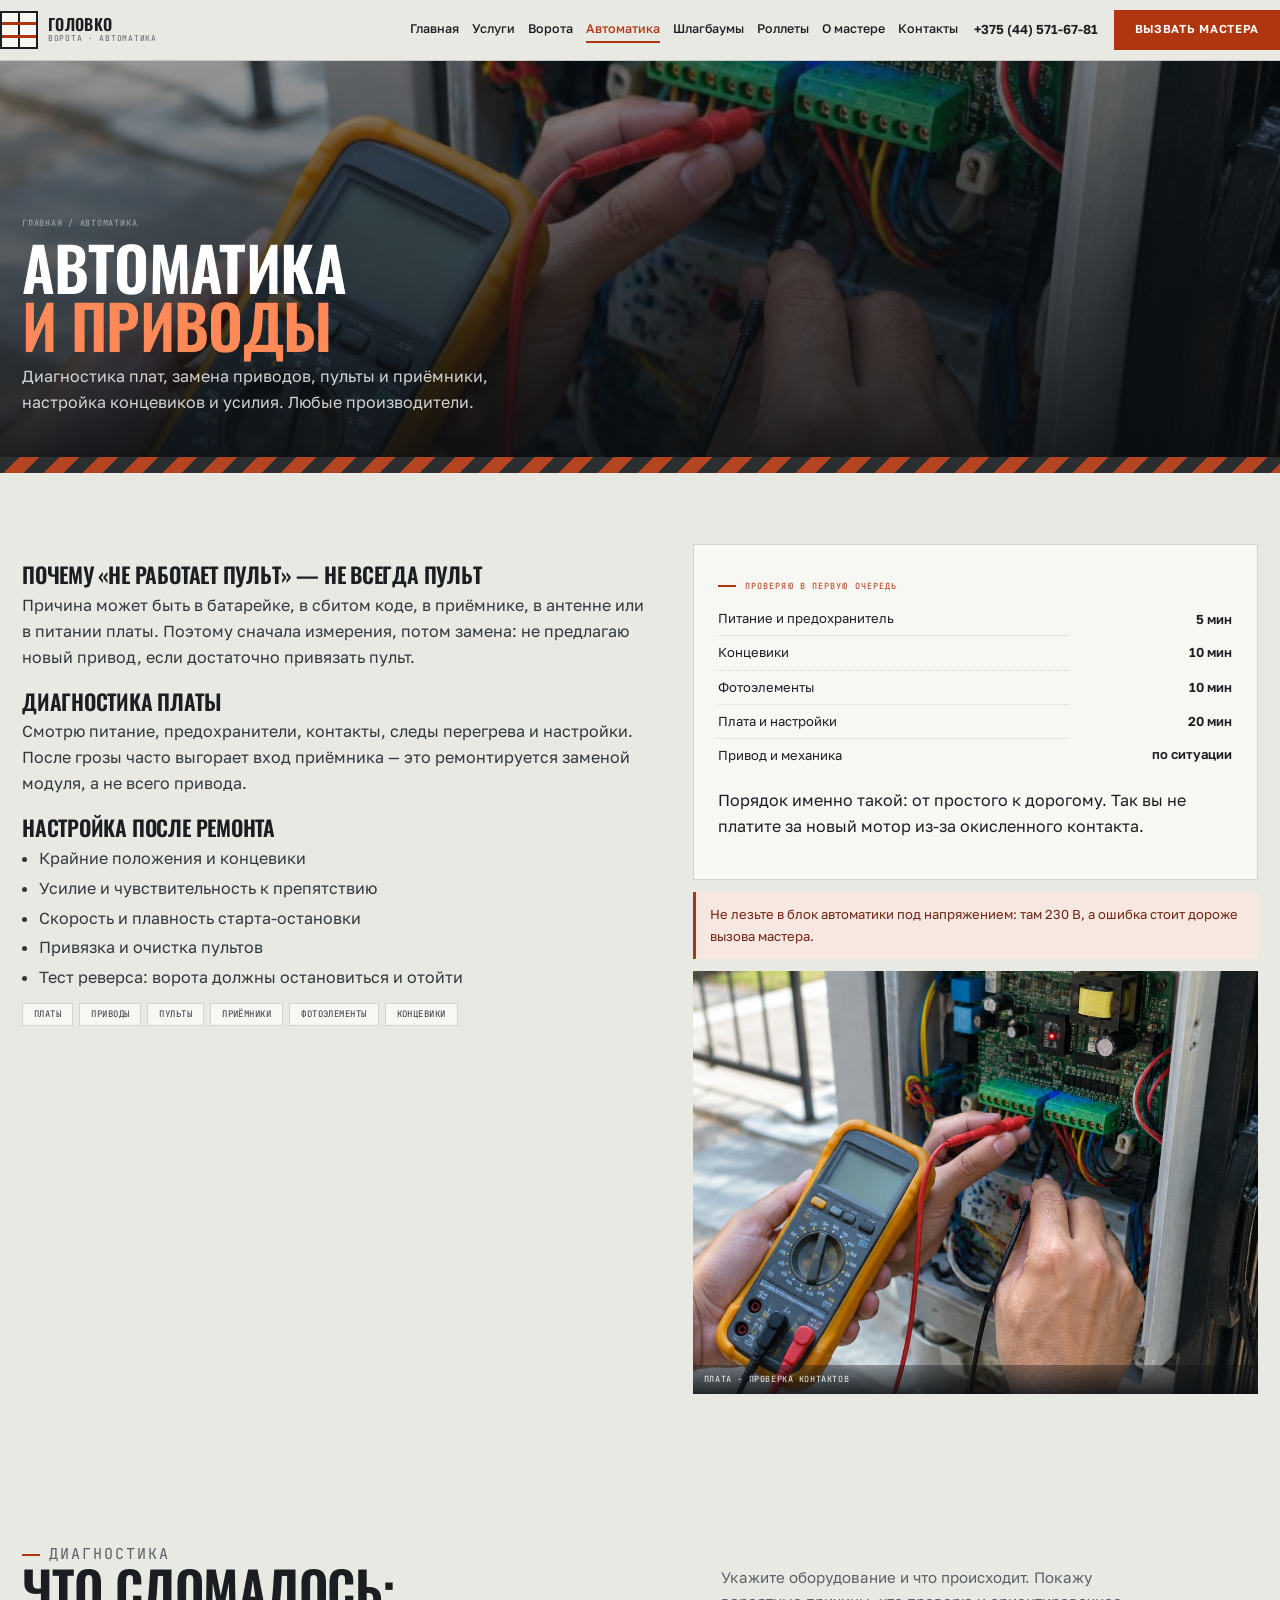
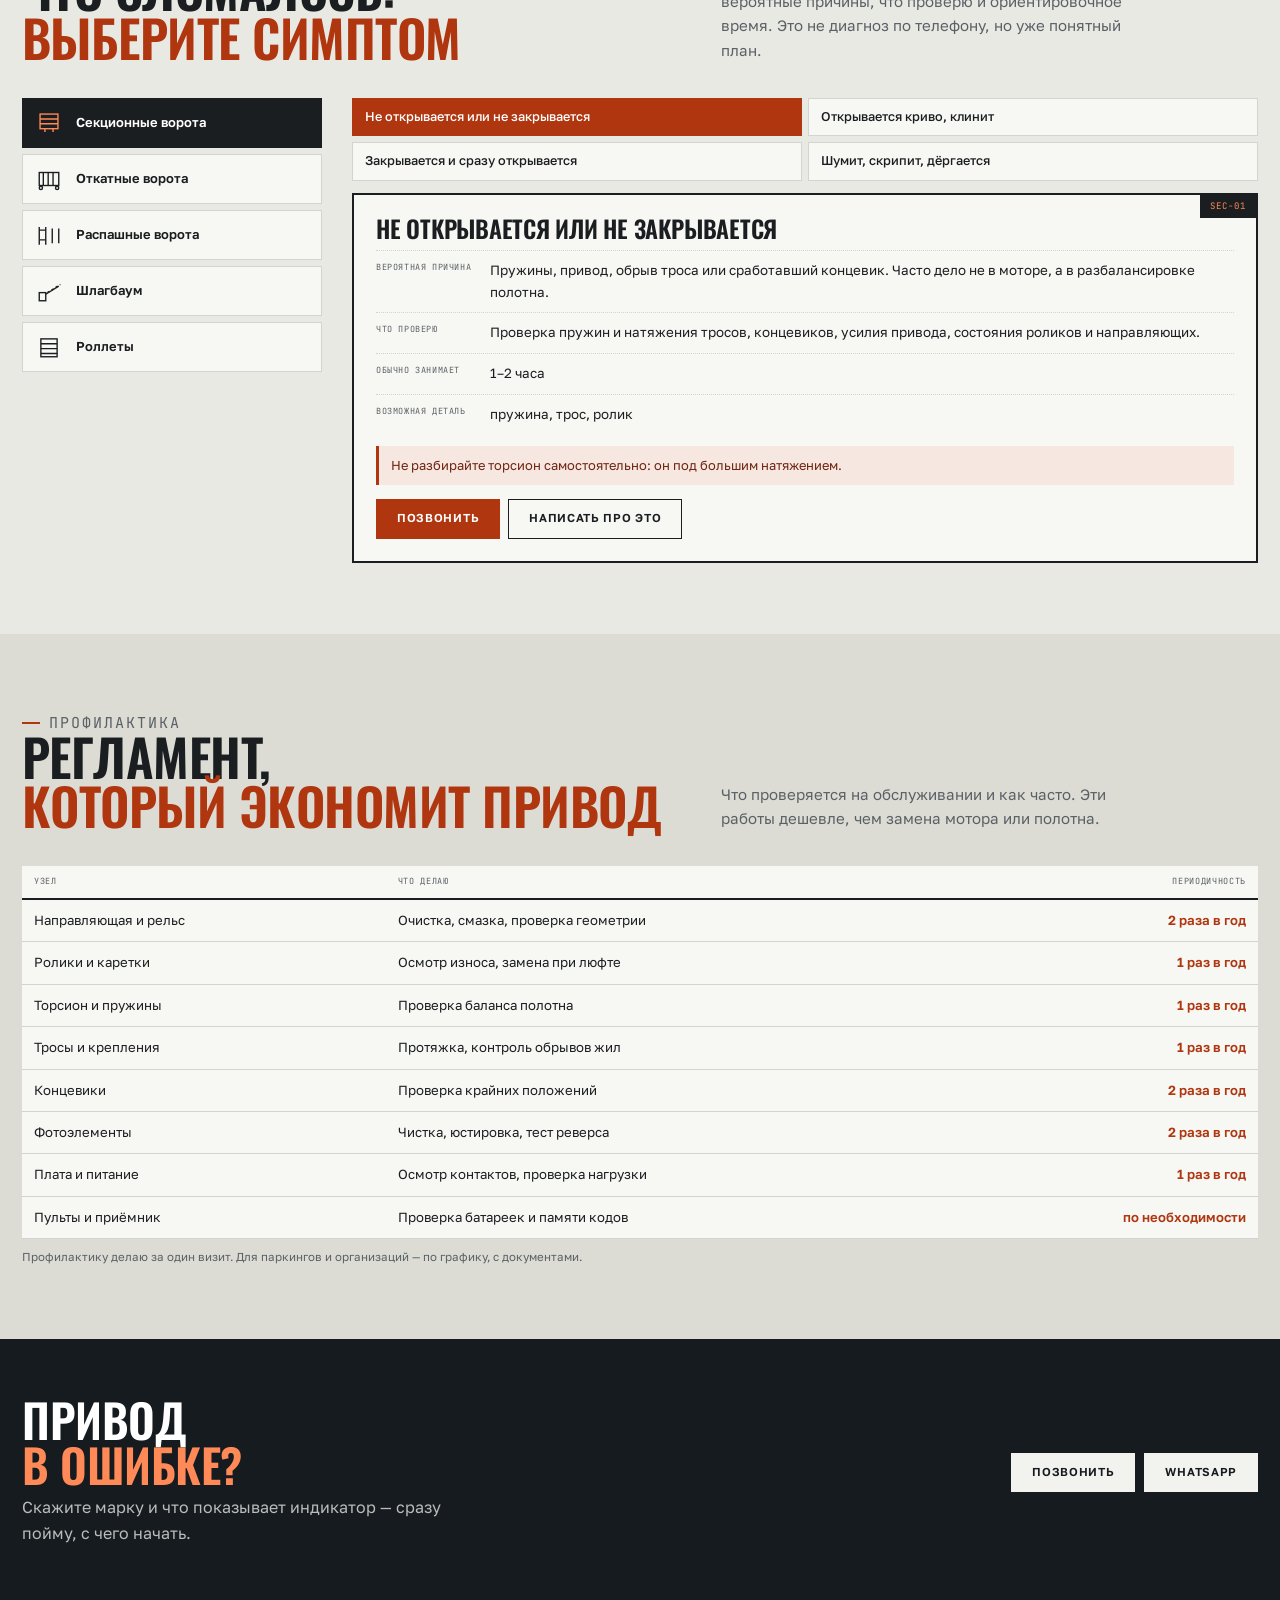
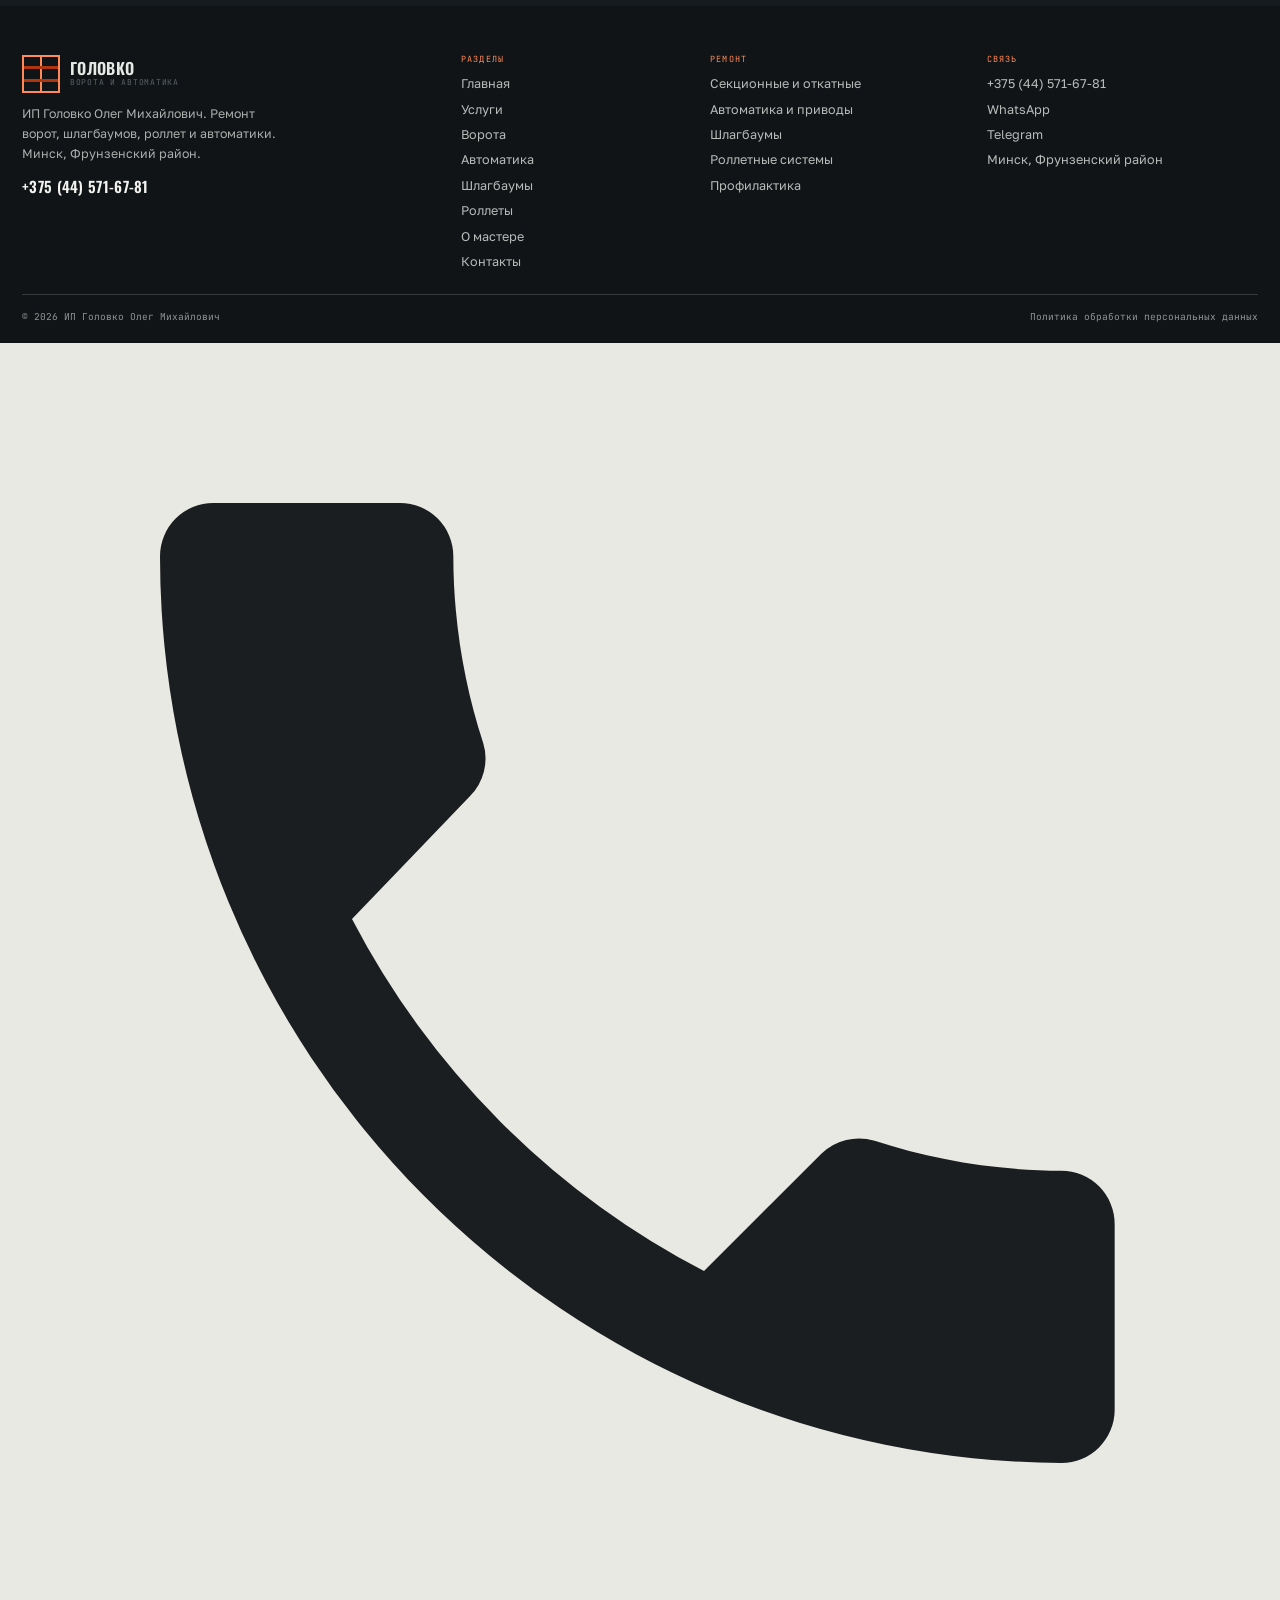
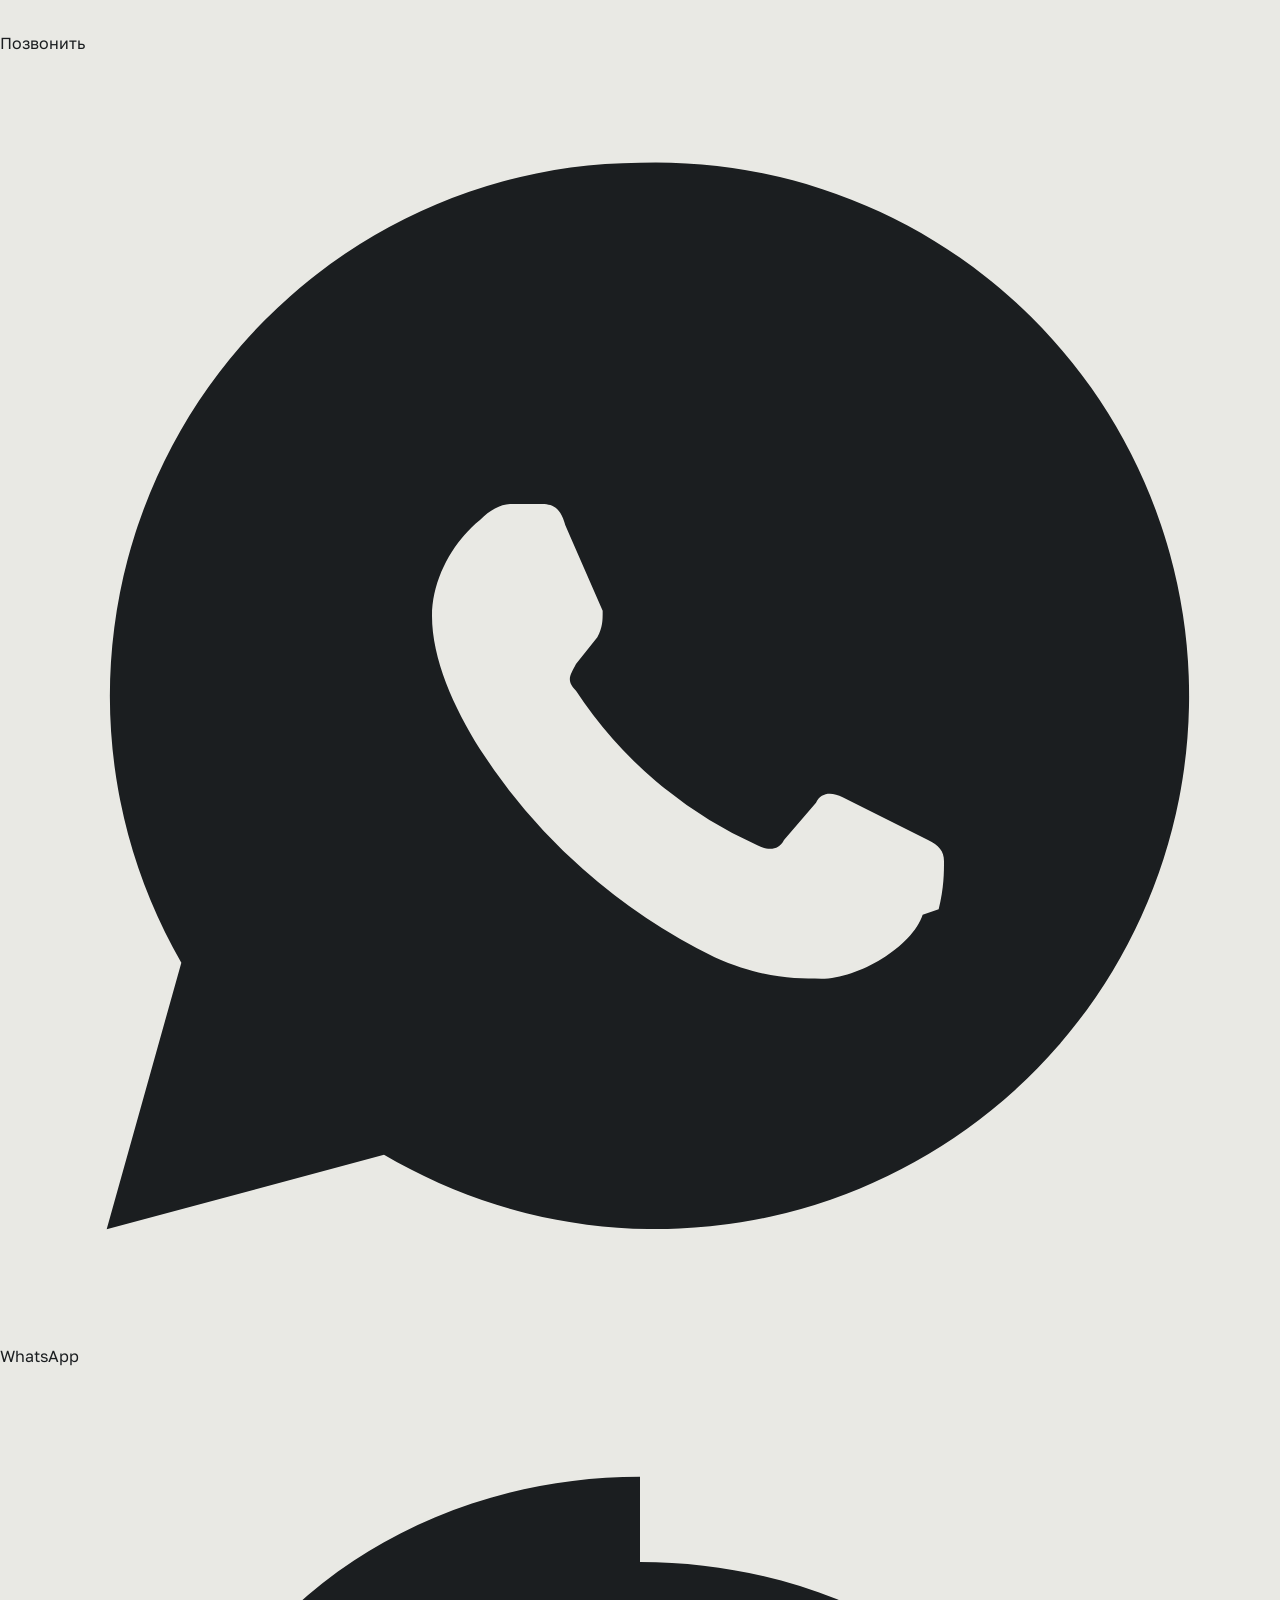
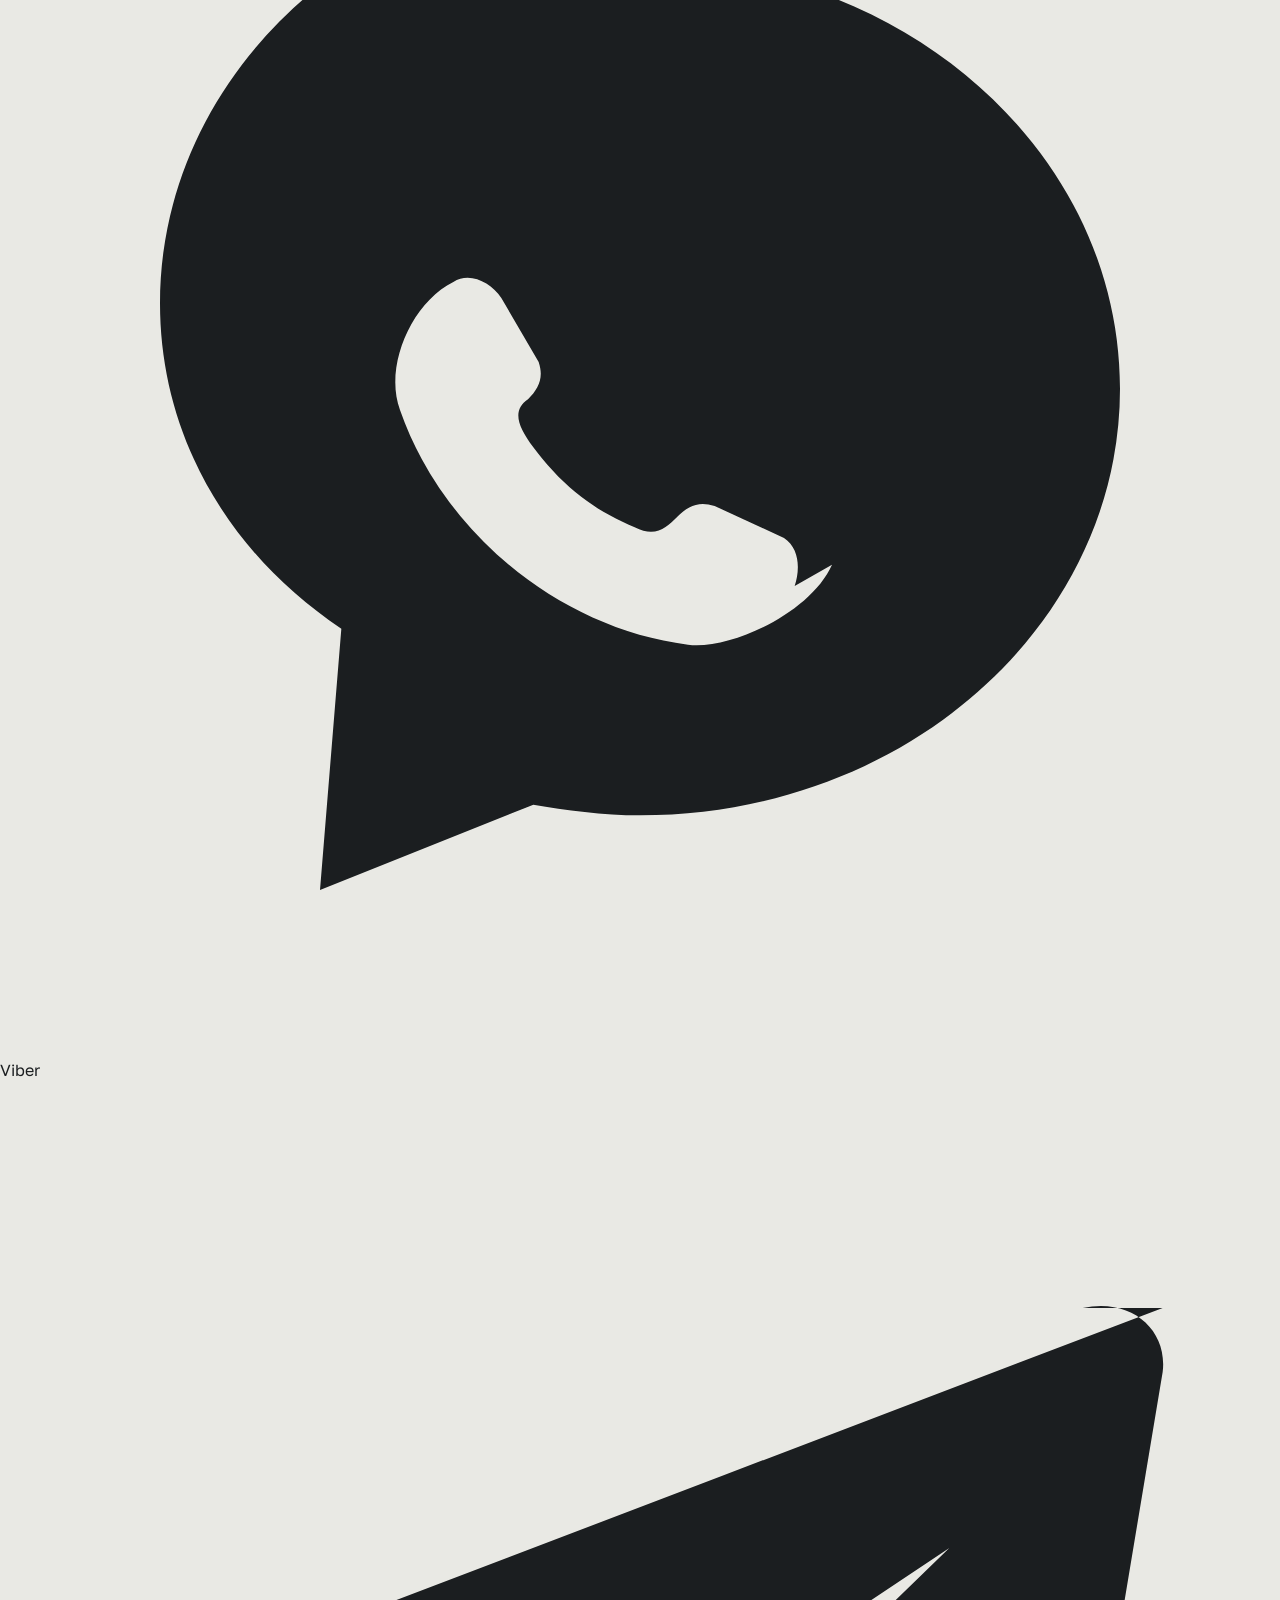
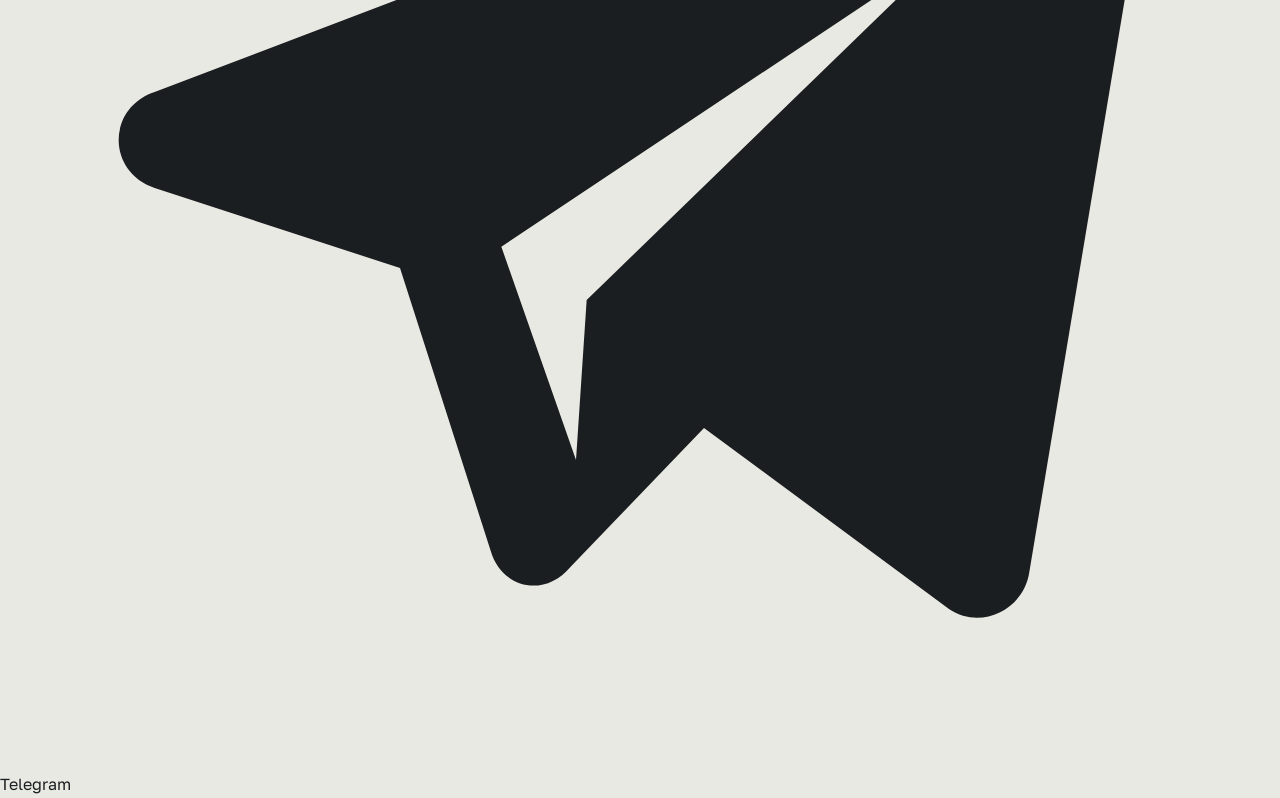
<file: avtomatika.html>
<!DOCTYPE html>
<html lang="ru">
<head>
<meta charset="utf-8">
<meta name="viewport" content="width=device-width, initial-scale=1">
<title>Ремонт автоматики ворот и приводов | Минск</title>
<meta name="description" content="Диагностика плат, замена приводов, пульты и приёмники, настройка концевиков и усилия. Автоматика любых производителей.">
<meta property="og:title" content="Ремонт автоматики ворот и приводов | Минск">
<meta property="og:description" content="Диагностика плат, замена приводов, пульты и приёмники, настройка концевиков и усилия. Автоматика любых производителей.">
<meta property="og:type" content="website">
<meta name="theme-color" content="#E9E9E4">
<style>
:root{--bg:#E9E9E4;--bg2:#DCDCD5;--ink:#1B1E20;--ink2:#2B3033;--paper:#F7F7F3;
--acc:#B03610;--acc2:#F0742F;--steel:#8C939A;--muted:#5A6166;--line:rgba(27,30,32,.16);
--d:'Oswald',system-ui,sans-serif;--b:'Golos Text',system-ui,sans-serif;--m:'JetBrains Mono',ui-monospace,monospace;
--pad:22px;--max:1300px}
*{box-sizing:border-box}html{-webkit-text-size-adjust:100%}body{margin:0;background:var(--bg);color:var(--ink);font:16px/1.62 var(--b);-webkit-font-smoothing:antialiased}
img{max-width:100%;display:block}h1,h2,h3{margin:0;font-family:var(--d);font-weight:600;line-height:.96;letter-spacing:-.01em;text-transform:uppercase}
a{color:inherit;text-decoration:none}[hidden]{display:none!important}
.wrap{width:100%;max-width:var(--max);margin:0 auto;padding:0 var(--pad)}
.header{position:sticky;top:0;z-index:40;background:rgba(233,233,228,.95);border-bottom:1px solid var(--line);backdrop-filter:blur(8px)}
.header__in{display:flex;align-items:center;gap:16px;padding:10px 0}
.logo{display:flex;align-items:center;gap:10px}
.logo__mark{width:38px;height:38px;border:2px solid var(--ink);display:grid;place-items:center;background:var(--paper);position:relative;overflow:hidden}
.logo__mark::before,.logo__mark::after{content:'';position:absolute;left:0;right:0;height:3px;background:var(--acc)}
.logo__mark::before{top:9px}.logo__mark::after{bottom:9px}
.logo__mark i{width:2px;height:100%;background:var(--ink)}
.logo__txt{display:flex;flex-direction:column;line-height:1.15}
.logo__txt b{font:600 16px/1 var(--d);letter-spacing:.02em;text-transform:uppercase}
.logo__txt i{font:400 8px/1.5 var(--m);letter-spacing:.09em;text-transform:uppercase;color:var(--muted);font-style:normal}
.nav{display:flex;gap:13px;margin-left:auto;font:500 12.5px/1 var(--b)}
.nav a{padding:6px 0;border-bottom:2px solid transparent}
.nav a:hover,.nav a.is-on{border-color:var(--acc);color:var(--acc)}
.header__tel{font:600 13px/1 var(--b);white-space:nowrap}
.btn{display:inline-flex;align-items:center;justify-content:center;gap:8px;padding:13px 20px;font:600 11.5px/1 var(--b);letter-spacing:.06em;text-transform:uppercase;border:1px solid var(--acc);background:var(--acc);color:#fff;cursor:pointer;transition:.18s}
.btn:hover{background:#B33A13;border-color:#B33A13}
.btn--ink{background:var(--ink);border-color:var(--ink)}
.btn--ink:hover{background:#000}
.btn--ghost{background:transparent;color:var(--ink);border-color:var(--ink)}
.btn--ghost:hover{background:var(--ink);color:#fff}
.burger{display:none;width:42px;height:36px;border:1px solid var(--ink);background:transparent;align-items:center;justify-content:center;flex-direction:column;gap:4px;cursor:pointer}
.burger i{display:block;width:16px;height:1px;background:var(--ink)}
.burger.is-close i:first-child{transform:rotate(45deg) translateY(3px)}
.burger.is-close i:last-child{transform:rotate(-45deg) translateY(-3px)}
.drawer{position:fixed;inset:0;z-index:90;background:rgba(16,19,21,.82);display:none}
.drawer[data-open]{display:block}
.drawer__in{position:absolute;inset:0 0 0 auto;width:min(400px,92vw);background:var(--bg);padding:18px;overflow-y:auto}
.drawer__top{display:flex;justify-content:space-between;align-items:center;margin-bottom:16px}
.drawer__nav{display:grid;font:600 20px/1 var(--d);text-transform:uppercase}
.drawer__nav a{padding:13px 0;border-bottom:1px solid var(--line)}
.drawer__cta{width:100%;margin-top:16px}
.drawer__note{font-size:12px;color:var(--muted);margin-top:10px}
body.is-locked{overflow:hidden}
.hero{position:relative;min-height:min(94svh,820px);display:flex;align-items:flex-end;overflow:hidden;background:#12161A}
.hero__img{position:absolute;inset:0;width:100%;height:100%;object-fit:cover}
.hero::after{content:'';position:absolute;inset:0;background:linear-gradient(180deg,rgba(10,13,16,.44),rgba(10,13,16,.08) 40%,rgba(10,13,16,.86) 76%,#12161A 100%)}
.hero__in{position:relative;z-index:2;width:100%;padding:clamp(28px,4.6vw,58px) 0 clamp(14px,2vw,22px);color:#F6F6F2}
.hero h1{font-size:clamp(2.1rem,6.2vw,5rem);letter-spacing:-.02em;color:#fff}
.hero h1 em{font-style:normal;color:#FF8A57}
.hero__lede{max-width:44ch;margin:14px 0 18px;color:rgba(246,246,242,.88)}
.hero__acts{display:flex;flex-wrap:wrap;gap:9px;margin-bottom:clamp(14px,2.2vw,26px)}
.hero__acts .btn--ghost{color:#fff;border-color:rgba(255,255,255,.62)}
.hero__acts .btn--ghost:hover{background:#fff;color:var(--ink)}
.hero__facts{display:grid;grid-template-columns:repeat(4,minmax(0,1fr));border-top:1px solid rgba(255,255,255,.28);gap:0 12px}
.hero__facts div{padding:11px 0 0}
.hero__facts b{display:block;font:600 clamp(1rem,1.6vw,1.22rem)/1.2 var(--d);text-transform:uppercase}
.hero__facts span{font:400 8.5px/1.5 var(--m);letter-spacing:.08em;text-transform:uppercase;color:#FF8A57}
@media (max-width:1024px){.nav{display:none}.burger{display:flex}.header__tel{display:none}.hero__facts{grid-template-columns:1fr 1fr}}
@media (max-width:380px){.header .btn{display:none}}
</style>
<link rel="preconnect" href="https://fonts.googleapis.com">
<link rel="preconnect" href="https://fonts.gstatic.com" crossorigin>
<link href="https://fonts.googleapis.com/css2?family=Oswald:wght@400;500;600&family=Golos+Text:wght@400;500;600&family=JetBrains+Mono:wght@400;500&display=swap" rel="stylesheet">
<link rel="stylesheet" href="assets/css/style.v1.css">
<link rel="icon" href="assets/img/favicon.svg" type="image/svg+xml">
</head>
<body>
<header class="header"><div class="header__in wrap">
<a class="logo" href="index.html"><span class="logo__mark"><i></i></span><span class="logo__txt"><b>Головко</b><i>ворота · автоматика</i></span></a>
<nav class="nav" aria-label="Основное меню"><a href="index.html">Главная</a><a href="uslugi.html">Услуги</a><a href="vorota.html">Ворота</a><a href="avtomatika.html" class="is-on">Автоматика</a><a href="shlagbaumy.html">Шлагбаумы</a><a href="rollet.html">Роллеты</a><a href="o-mastere.html">О мастере</a><a href="kontakty.html">Контакты</a></nav>
<a class="header__tel" href="tel:+375445716781">+375 (44) 571-67-81</a>
<a class="btn" href="#zayavka">Вызвать мастера</a>
<button class="burger" type="button" aria-label="Меню" aria-expanded="false" aria-controls="drawer"><i></i><i></i><i></i></button>
</div></header>
<div class="drawer" id="drawer" role="dialog" aria-modal="true" aria-label="Меню" hidden>
<div class="drawer__in">
<div class="drawer__top">
<a class="logo" href="index.html"><span class="logo__mark"><i></i></span><span class="logo__txt"><b>Головко</b><i>Минск</i></span></a>
<button class="burger is-close" type="button" data-close aria-label="Закрыть меню"><i></i><i></i></button>
</div>
<nav class="drawer__nav"><a href="index.html">Главная</a><a href="uslugi.html">Услуги</a><a href="vorota.html">Ворота</a><a href="avtomatika.html">Автоматика</a><a href="shlagbaumy.html">Шлагбаумы</a><a href="rollet.html">Роллеты</a><a href="o-mastere.html">О мастере</a><a href="kontakty.html">Контакты</a></nav>
<a class="btn drawer__cta" href="tel:+375445716781">Позвонить +375 (44) 571-67-81</a>
<p class="drawer__note">Ремонт секционных, откатных и распашных ворот, шлагбаумов и роллет. Автоматика любых производителей, диагностика, профилактика. Минск, Фрунзенский район. Звоните в любое время.</p>
</div></div>
<main>
<section class="phero"><img src="assets/img/board.jpg" alt="Плата автоматики" width="1024" height="1024">
<div class="phero__in"><div class="wrap"><div class="crumbs"><a href="index.html">Главная</a> / Автоматика</div>
<h1>Автоматика<br><em>и приводы</em></h1><p>Диагностика плат, замена приводов, пульты и приёмники, настройка концевиков и усилия. Любые производители.</p></div></div></section>
<div class="hazard" aria-hidden="true"></div>
<section class="section"><div class="wrap"><div class="two">
<div class="prose">
<h3>Почему «не работает пульт» — не всегда пульт</h3>
<p>Причина может быть в батарейке, в сбитом коде, в приёмнике, в антенне или в питании платы. Поэтому сначала измерения, потом замена: не предлагаю новый привод, если достаточно привязать пульт.</p>
<h3>Диагностика платы</h3>
<p>Смотрю питание, предохранители, контакты, следы перегрева и настройки. После грозы часто выгорает вход приёмника — это ремонтируется заменой модуля, а не всего привода.</p>
<h3>Настройка после ремонта</h3>
<ul>
<li>Крайние положения и концевики</li>
<li>Усилие и чувствительность к препятствию</li>
<li>Скорость и плавность старта-остановки</li>
<li>Привязка и очистка пультов</li>
<li>Тест реверса: ворота должны остановиться и отойти</li>
</ul>
<div class="chips"><span class="chip">Платы</span><span class="chip">Приводы</span><span class="chip">Пульты</span><span class="chip">Приёмники</span><span class="chip">Фотоэлементы</span><span class="chip">Концевики</span></div>
</div>
<div>
<div class="card"><p class="eyebrow">проверяю в первую очередь</p>
<table style="width:100%;border-collapse:collapse;font-size:13px">
<tbody>
<tr><td style="padding:6px 0;border-bottom:1px dotted var(--line)">Питание и предохранитель</td><td style="text-align:right;font-weight:600">5 мин</td></tr>
<tr><td style="padding:6px 0;border-bottom:1px dotted var(--line)">Концевики</td><td style="text-align:right;font-weight:600">10 мин</td></tr>
<tr><td style="padding:6px 0;border-bottom:1px dotted var(--line)">Фотоэлементы</td><td style="text-align:right;font-weight:600">10 мин</td></tr>
<tr><td style="padding:6px 0;border-bottom:1px dotted var(--line)">Плата и настройки</td><td style="text-align:right;font-weight:600">20 мин</td></tr>
<tr><td style="padding:6px 0">Привод и механика</td><td style="text-align:right;font-weight:600">по ситуации</td></tr>
</tbody></table>
<p class="note">Порядок именно такой: от простого к дорогому. Так вы не платите за новый мотор из-за окисленного контакта.</p></div>
<div class="warn" style="margin-top:12px">Не лезьте в блок автоматики под напряжением: там 230 В, а ошибка стоит дороже вызова мастера.</div>
<div class="gal" style="grid-template-columns:1fr;margin-top:12px"><figure><img src="assets/img/board.jpg" alt="Плата" width="1024" height="1024" loading="lazy"><figcaption>Плата · проверка контактов</figcaption></figure></div>
</div>
</div></div></section>

<section class="section anchor" id="diag"><div class="wrap">
<div class="sec-head"><div><p class="eyebrow">диагностика</p><h2 class="h2">Что сломалось:<br><em>выберите симптом</em></h2></div>
<p>Укажите оборудование и что происходит. Покажу вероятные причины, что проверю и ориентировочное время. Это не диагноз по телефону, но уже понятный план.</p></div>
<div class="diag">
<div class="equip" id="equip" role="group" aria-label="Тип оборудования"></div>
<div>
<div class="sym" id="sym" role="group" aria-label="Симптом"></div>
<div class="panel" id="panel" aria-live="polite"></div>
</div>
</div>
</div></section>


<section class="section section--dim"><div class="wrap">
<div class="sec-head"><div><p class="eyebrow">профилактика</p><h2 class="h2">Регламент,<br><em>который экономит привод</em></h2></div>
<p>Что проверяется на обслуживании и как часто. Эти работы дешевле, чем замена мотора или полотна.</p></div>
<div style="overflow-x:auto"><table class="reg">
<thead><tr><th>Узел</th><th>Что делаю</th><th>Периодичность</th></tr></thead>
<tbody>
<tr><td>Направляющая и рельс</td><td>Очистка, смазка, проверка геометрии</td><td class="per">2 раза в год</td></tr>
<tr><td>Ролики и каретки</td><td>Осмотр износа, замена при люфте</td><td class="per">1 раз в год</td></tr>
<tr><td>Торсион и пружины</td><td>Проверка баланса полотна</td><td class="per">1 раз в год</td></tr>
<tr><td>Тросы и крепления</td><td>Протяжка, контроль обрывов жил</td><td class="per">1 раз в год</td></tr>
<tr><td>Концевики</td><td>Проверка крайних положений</td><td class="per">2 раза в год</td></tr>
<tr><td>Фотоэлементы</td><td>Чистка, юстировка, тест реверса</td><td class="per">2 раза в год</td></tr>
<tr><td>Плата и питание</td><td>Осмотр контактов, проверка нагрузки</td><td class="per">1 раз в год</td></tr>
<tr><td>Пульты и приёмник</td><td>Проверка батареек и памяти кодов</td><td class="per">по необходимости</td></tr>
</tbody></table></div>
<p class="hint">Профилактику делаю за один визит. Для паркингов и организаций — по графику, с документами.</p>
</div></section>

<section class="cta"><div class="wrap cta__in"><div><h2>Привод<br><em>в ошибке?</em></h2><p>Скажите марку и что показывает индикатор — сразу пойму, с чего начать.</p></div>
<div class="cta__acts"><a class="btn btn--light" href="tel:+375445716781">Позвонить</a><a class="btn btn--light" href="https://wa.me/375445716781" target="_blank" rel="noopener">WhatsApp</a></div></div></section>
</main>
<footer class="footer"><div class="wrap">
<div class="footer__top">
<div class="footer__about"><a class="logo logo--f" href="index.html"><span class="logo__mark"><i></i></span><span class="logo__txt"><b>Головко</b><i>ворота и автоматика</i></span></a>
<p>ИП Головко Олег Михайлович. Ремонт ворот, шлагбаумов, роллет и автоматики. Минск, Фрунзенский район.</p>
<a class="footer__tel" href="tel:+375445716781">+375 (44) 571-67-81</a>
</div>
<div><h4>Разделы</h4><ul><li><a href="index.html">Главная</a></li><li><a href="uslugi.html">Услуги</a></li><li><a href="vorota.html">Ворота</a></li><li><a href="avtomatika.html">Автоматика</a></li><li><a href="shlagbaumy.html">Шлагбаумы</a></li><li><a href="rollet.html">Роллеты</a></li><li><a href="o-mastere.html">О мастере</a></li><li><a href="kontakty.html">Контакты</a></li></ul></div>
<div><h4>Ремонт</h4><ul><li><a href="vorota.html">Секционные и откатные</a></li><li><a href="avtomatika.html">Автоматика и приводы</a></li><li><a href="shlagbaumy.html">Шлагбаумы</a></li><li><a href="rollet.html">Роллетные системы</a></li><li><a href="uslugi.html#prof">Профилактика</a></li></ul></div>
<div><h4>Связь</h4><ul><li><a href="tel:+375445716781">+375 (44) 571-67-81</a></li><li><a href="https://wa.me/375445716781" target="_blank" rel="noopener">WhatsApp</a></li><li><a href="https://t.me/+375445716781" target="_blank" rel="noopener">Telegram</a></li><li><a href="https://yandex.by/maps/?text=%D0%9C%D0%B8%D0%BD%D1%81%D0%BA%20%D1%80%D0%B5%D0%BC%D0%BE%D0%BD%D1%82%20%D0%B2%D0%BE%D1%80%D0%BE%D1%82%20%D0%B0%D0%B2%D1%82%D0%BE%D0%BC%D0%B0%D1%82%D0%B8%D0%BA%D0%B8" target="_blank" rel="noopener">Минск, Фрунзенский район</a></li></ul></div>
</div>
<div class="footer__bottom"><span>© <span id="yr">2026</span> ИП Головко Олег Михайлович</span>
<span><a href="politika.html">Политика обработки персональных данных</a></span></div>
</div></footer>
<div class="mbar" role="navigation" aria-label="Быстрая связь">
<a href="tel:+375445716781"><svg viewBox="0 0 24 24" fill="currentColor" aria-hidden="true"><path d="M6.6 10.8a15.5 15.5 0 0 0 6.6 6.6l2.2-2.2a1 1 0 0 1 1-.24c1.1.36 2.3.56 3.5.56a1 1 0 0 1 1 1V20a1 1 0 0 1-1 1A17 17 0 0 1 3 4a1 1 0 0 1 1-1h3.5a1 1 0 0 1 1 1c0 1.2.2 2.4.56 3.5a1 1 0 0 1-.25 1z"/></svg>Позвонить</a>
<a href="https://wa.me/375445716781" target="_blank" rel="noopener"><svg viewBox="0 0 24 24" fill="currentColor" aria-hidden="true"><path d="M12 2a10 10 0 0 0-8.6 15L2 22l5.2-1.4A10 10 0 1 0 12 2m5.3 14.1c-.2.6-1.2 1.2-1.9 1.2-.5 0-1.1 0-2-.4a11 11 0 0 1-4.4-3.9c-.5-.8-.9-1.7-.9-2.5 0-.7.4-1.4.9-1.8.2-.2.4-.3.6-.3h.5c.2 0 .4 0 .5.4l.7 1.6c0 .2 0 .3-.1.5l-.4.5c-.1.2-.2.3 0 .5a8 8 0 0 0 3.4 2.9c.2.1.4.1.5-.1l.6-.7c.1-.2.3-.2.5-.1l1.6.8c.2.1.3.2.3.4s0 .5-.1.9"/></svg>WhatsApp</a>
<a href="viber://chat?number=%2B375445716781"><svg viewBox="0 0 24 24" fill="currentColor" aria-hidden="true"><path d="M12 2C7 2 3 5.6 3 10c0 2.5 1.3 4.7 3.4 6.1L6 21l4-1.6c.6.1 1.3.2 2 .2 5 0 9-3.6 9-8s-4-8-9-8m3.6 11.3c-.4.9-1.9 1.6-2.7 1.5-2.4-.3-4.6-2.1-5.4-4.4-.3-.8.2-2 1-2.4.3-.2.7 0 .9.3l.7 1.2c.1.3 0 .5-.2.7-.3.2-.2.5.1.9.6.8 1.2 1.2 1.9 1.5.4.2.6 0 .8-.2s.4-.3.7-.2l1.3.6c.3.2.3.6.2.9"/></svg>Viber</a>
<a href="https://t.me/+375445716781" target="_blank" rel="noopener"><svg viewBox="0 0 24 24" fill="currentColor" aria-hidden="true"><path d="M21.8 4.2 2.9 11.4c-.9.3-.9 1.5 0 1.8l4.6 1.5 1.7 5.3c.2.7 1 .9 1.5.3l2.5-2.6 4.6 3.4c.6.4 1.4 0 1.5-.7l2.5-15c.1-.8-.6-1.4-1.5-1.2M9.4 14.3l8.4-5.6-6.8 6.6-.2 3z"/></svg>Telegram</a>
</div>
<script src="assets/js/main.v1.js"></script>
</body>
</html>
</file>
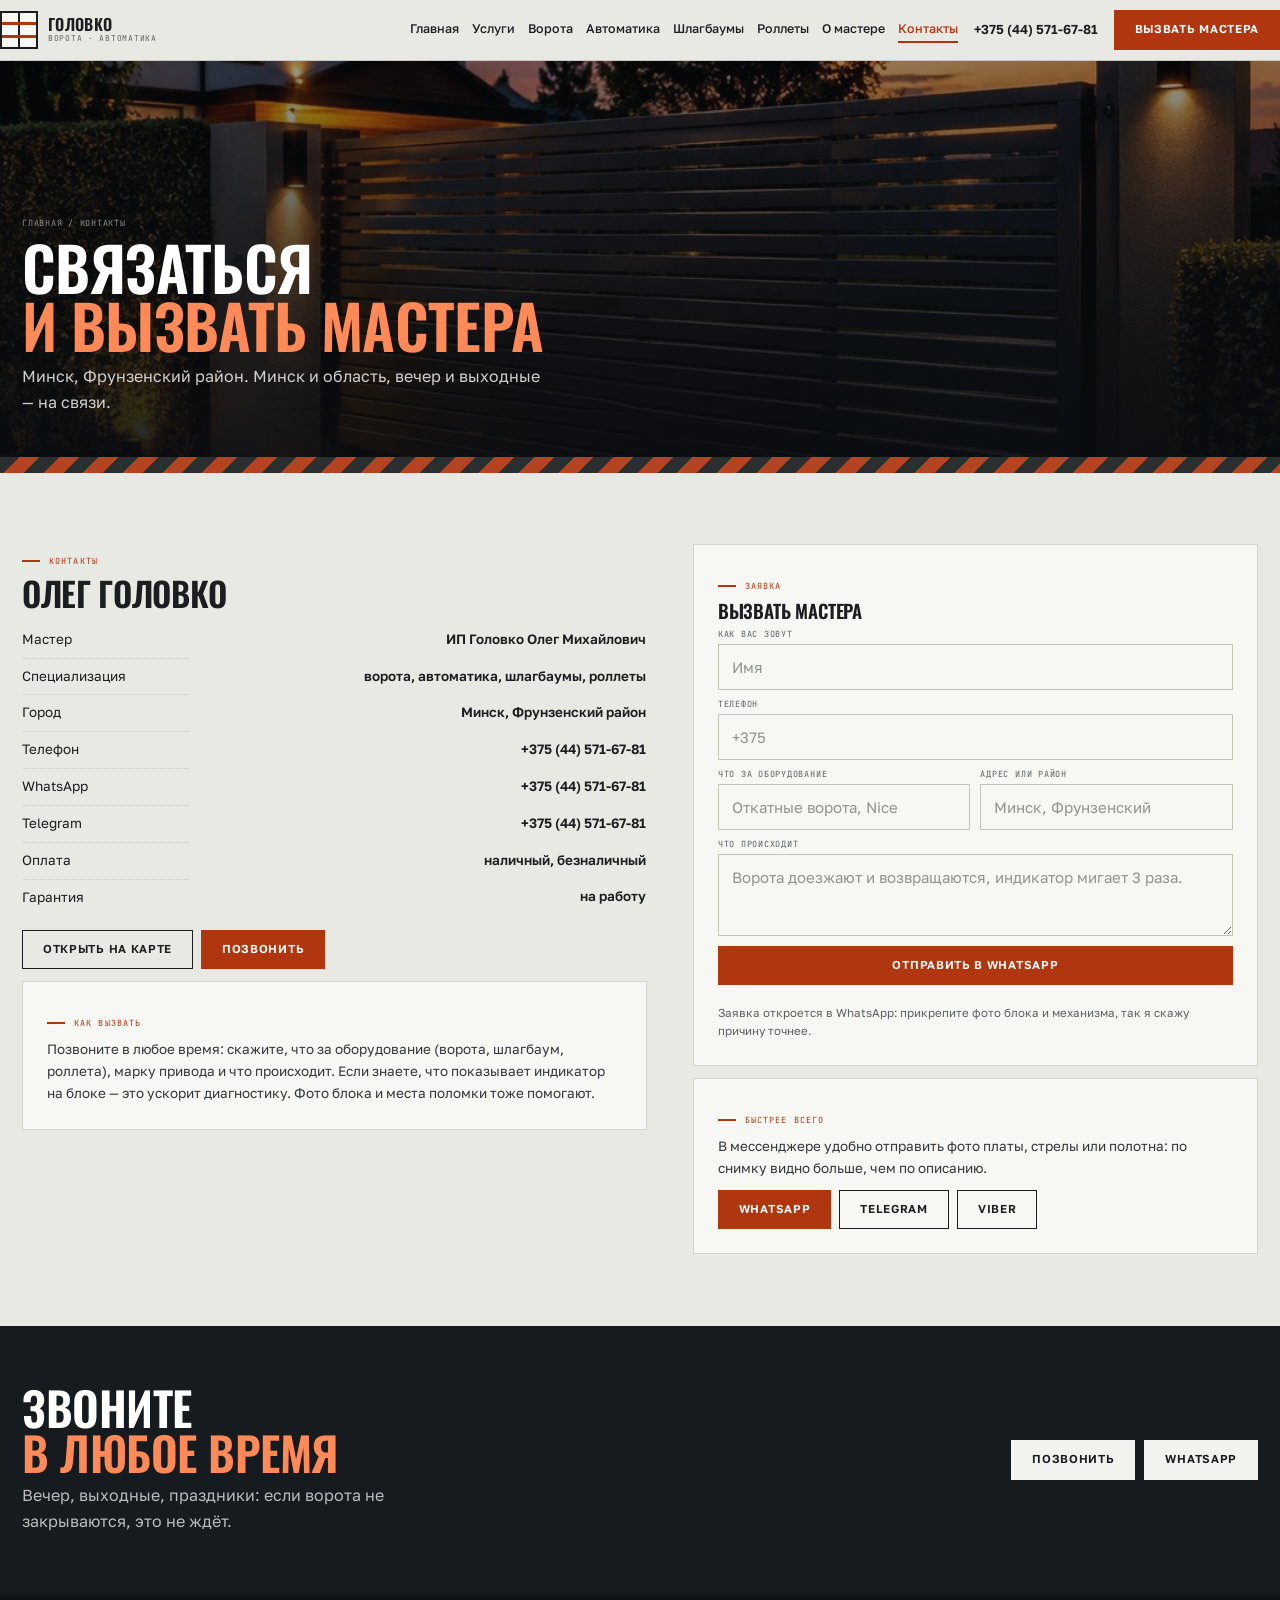
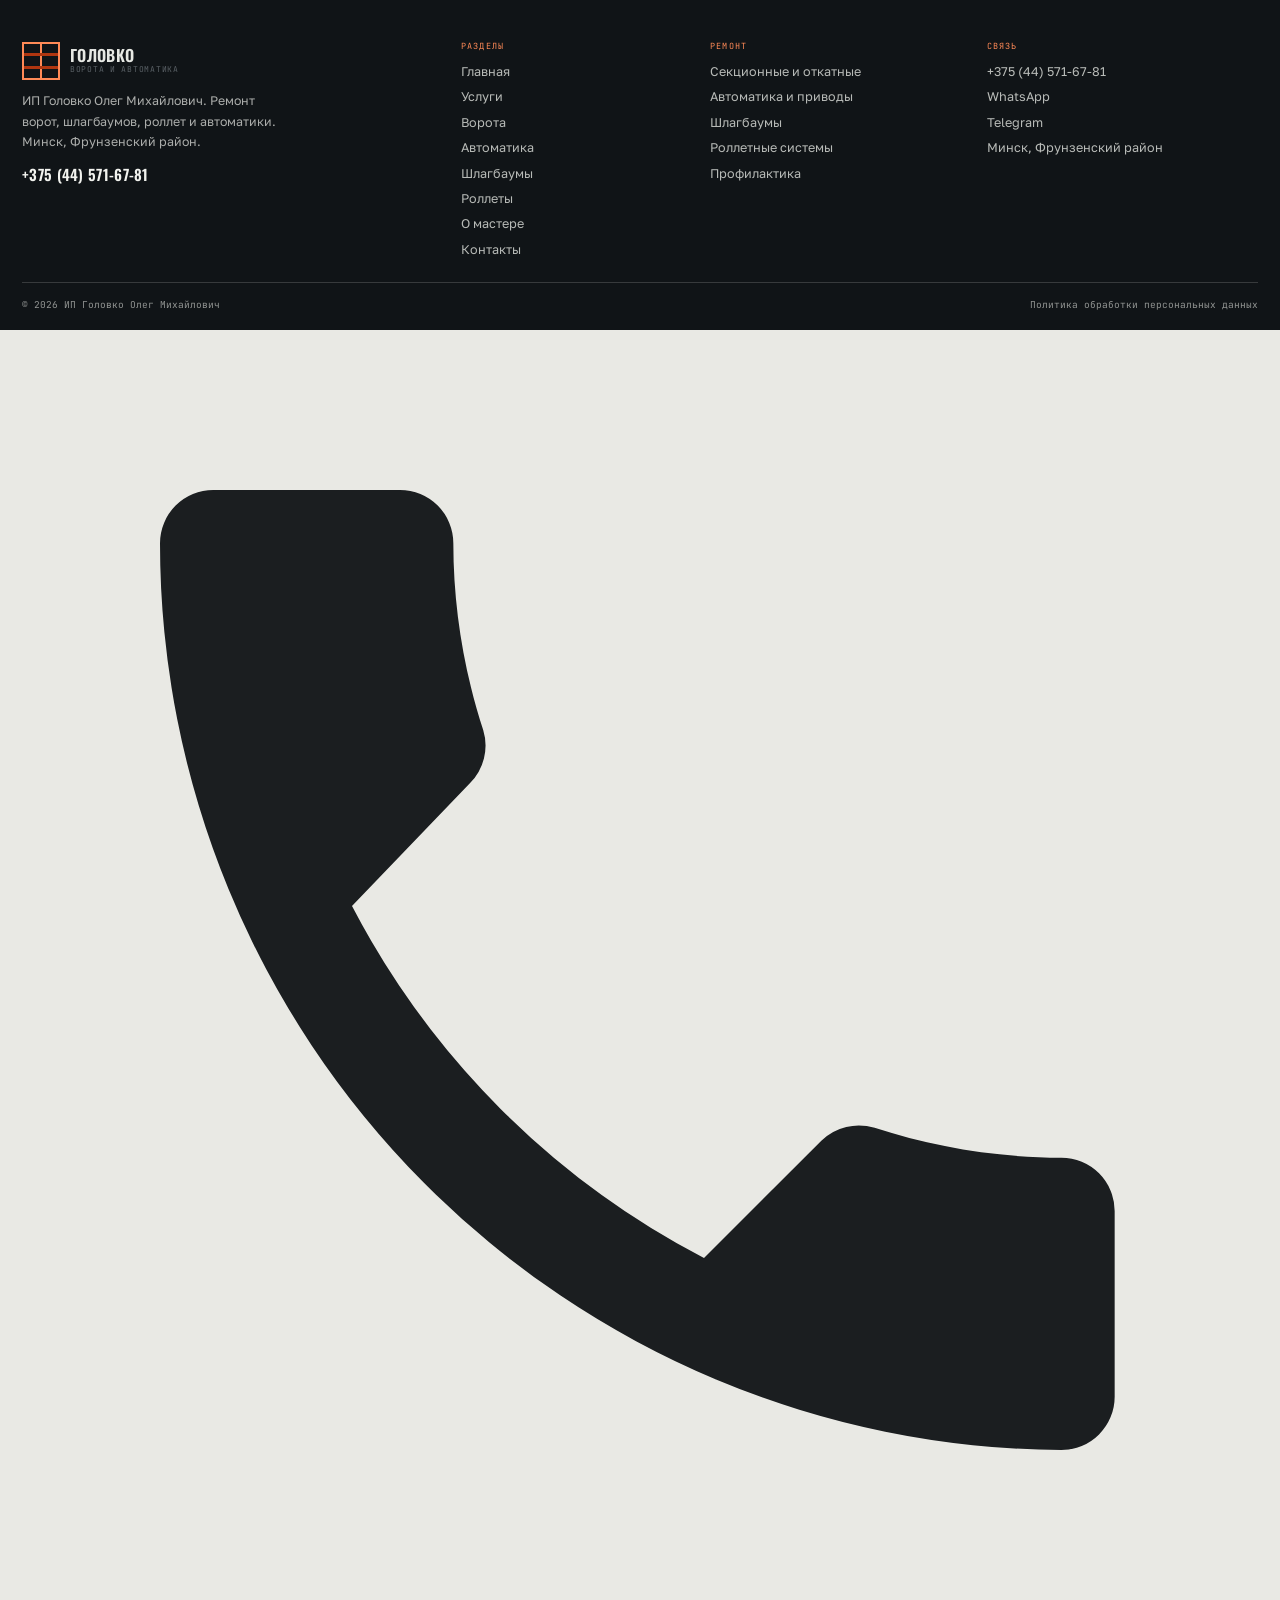
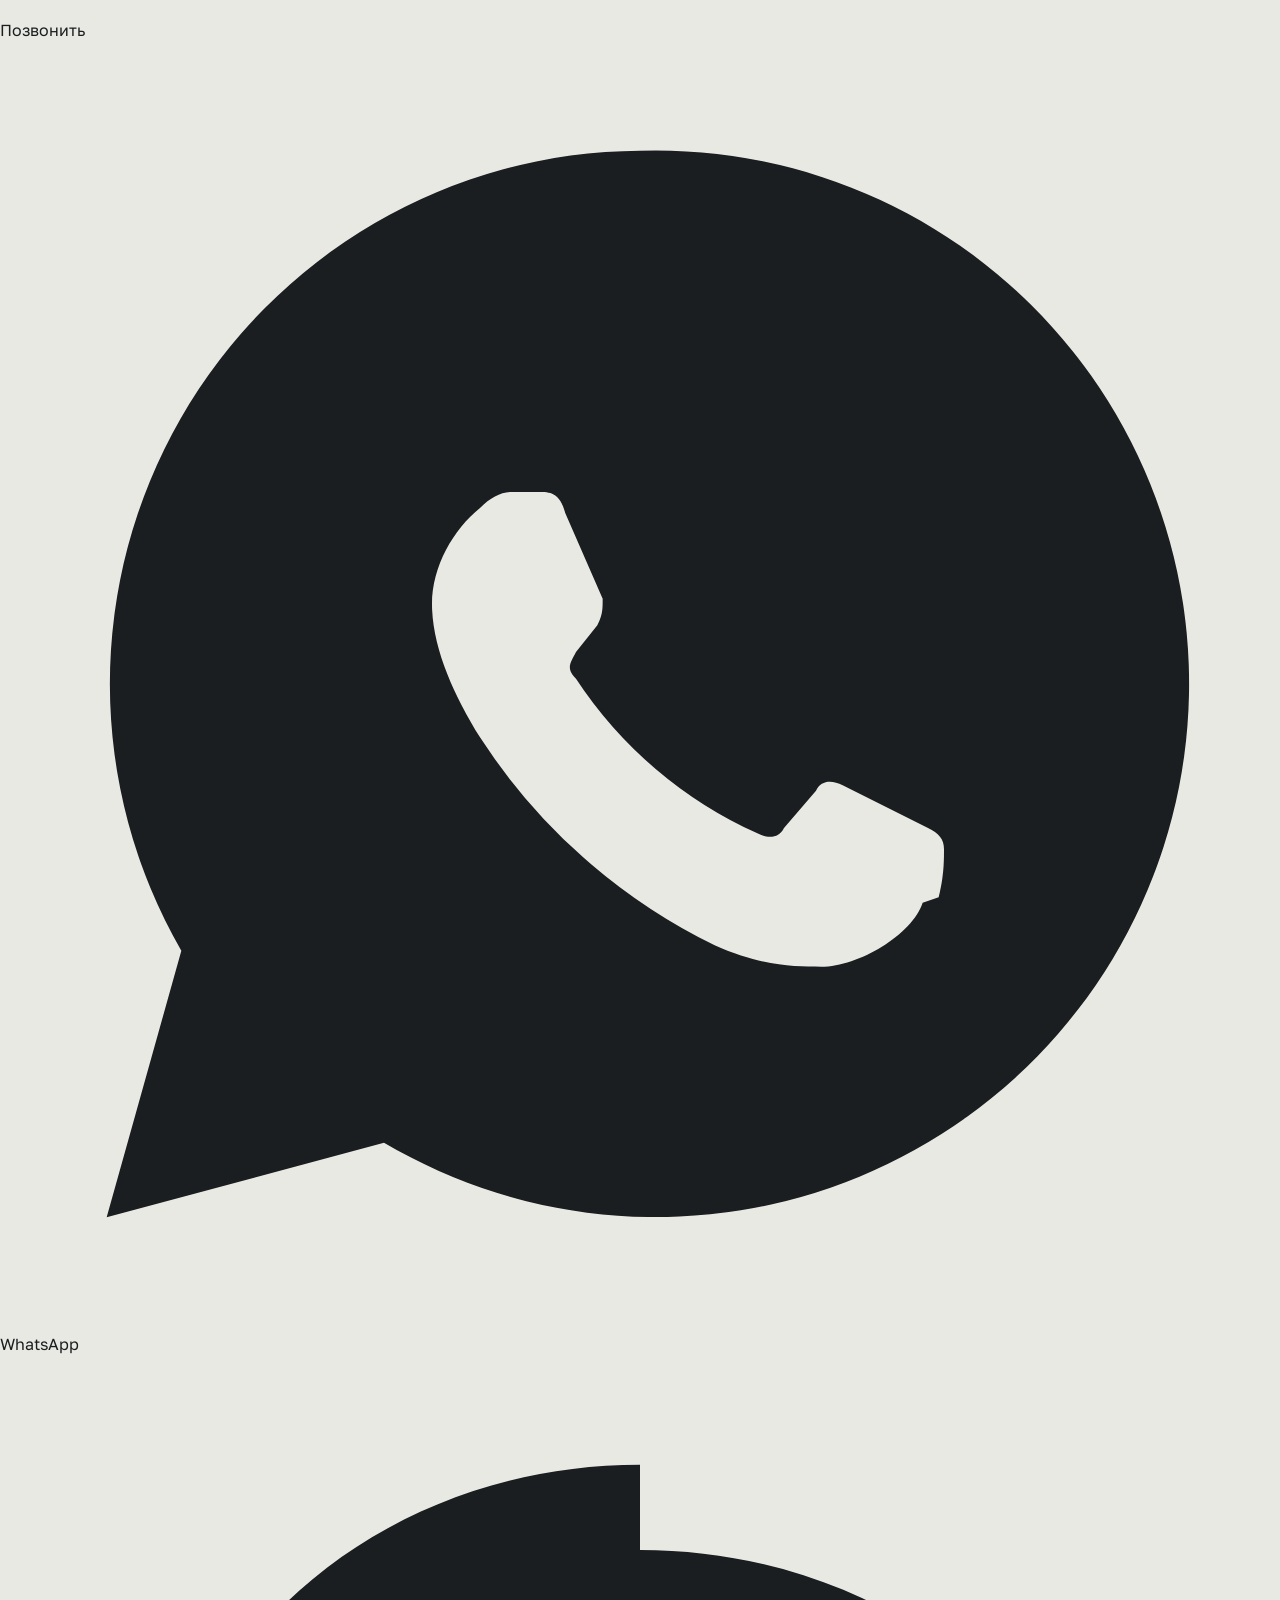
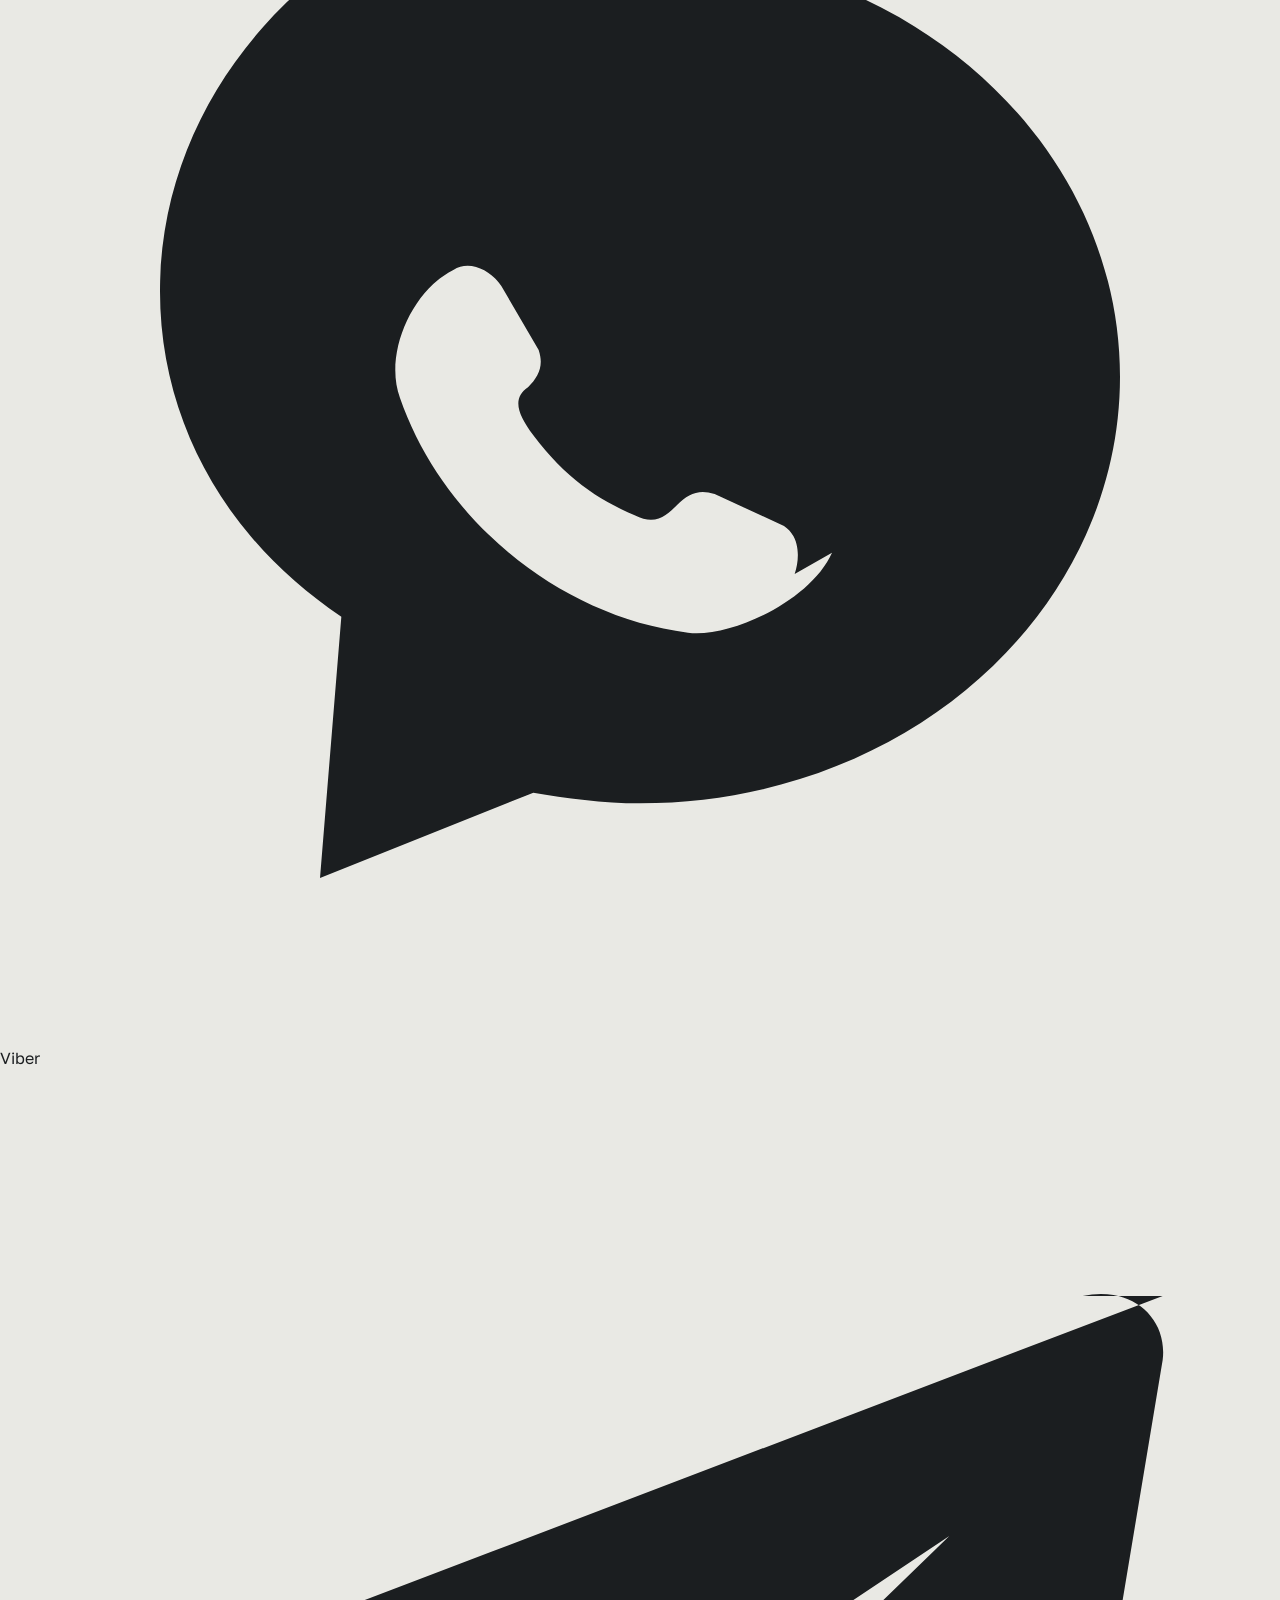
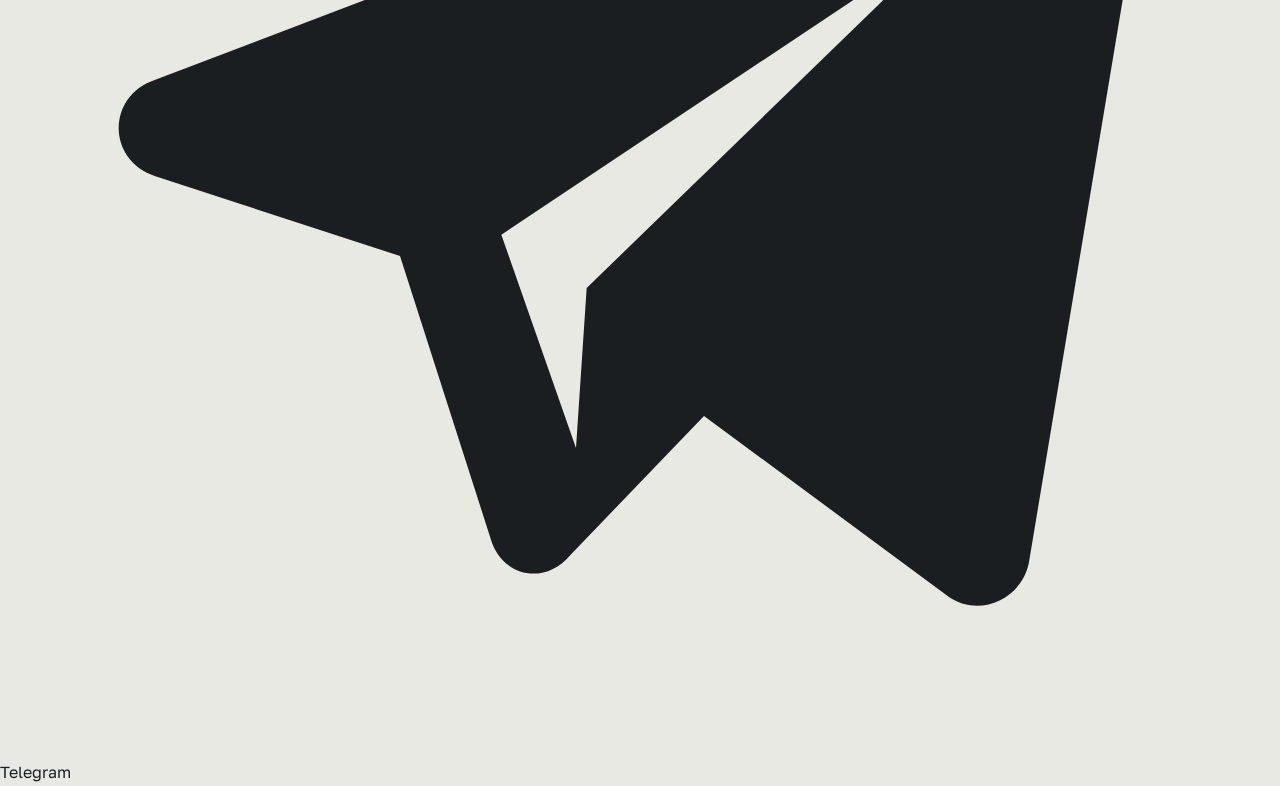
<file: kontakty.html>
<!DOCTYPE html>
<html lang="ru">
<head>
<meta charset="utf-8">
<meta name="viewport" content="width=device-width, initial-scale=1">
<title>Контакты: ремонт ворот в Минске | +375 (44) 571-67-81</title>
<meta name="description" content="Телефон +375 (44) 571-67-81. Минск, Фрунзенский район. Вызов мастера по воротам, шлагбаумам и роллетам.">
<meta property="og:title" content="Контакты: ремонт ворот в Минске | +375 (44) 571-67-81">
<meta property="og:description" content="Телефон +375 (44) 571-67-81. Минск, Фрунзенский район. Вызов мастера по воротам, шлагбаумам и роллетам.">
<meta property="og:type" content="website">
<meta name="theme-color" content="#E9E9E4">
<style>
:root{--bg:#E9E9E4;--bg2:#DCDCD5;--ink:#1B1E20;--ink2:#2B3033;--paper:#F7F7F3;
--acc:#B03610;--acc2:#F0742F;--steel:#8C939A;--muted:#5A6166;--line:rgba(27,30,32,.16);
--d:'Oswald',system-ui,sans-serif;--b:'Golos Text',system-ui,sans-serif;--m:'JetBrains Mono',ui-monospace,monospace;
--pad:22px;--max:1300px}
*{box-sizing:border-box}html{-webkit-text-size-adjust:100%}body{margin:0;background:var(--bg);color:var(--ink);font:16px/1.62 var(--b);-webkit-font-smoothing:antialiased}
img{max-width:100%;display:block}h1,h2,h3{margin:0;font-family:var(--d);font-weight:600;line-height:.96;letter-spacing:-.01em;text-transform:uppercase}
a{color:inherit;text-decoration:none}[hidden]{display:none!important}
.wrap{width:100%;max-width:var(--max);margin:0 auto;padding:0 var(--pad)}
.header{position:sticky;top:0;z-index:40;background:rgba(233,233,228,.95);border-bottom:1px solid var(--line);backdrop-filter:blur(8px)}
.header__in{display:flex;align-items:center;gap:16px;padding:10px 0}
.logo{display:flex;align-items:center;gap:10px}
.logo__mark{width:38px;height:38px;border:2px solid var(--ink);display:grid;place-items:center;background:var(--paper);position:relative;overflow:hidden}
.logo__mark::before,.logo__mark::after{content:'';position:absolute;left:0;right:0;height:3px;background:var(--acc)}
.logo__mark::before{top:9px}.logo__mark::after{bottom:9px}
.logo__mark i{width:2px;height:100%;background:var(--ink)}
.logo__txt{display:flex;flex-direction:column;line-height:1.15}
.logo__txt b{font:600 16px/1 var(--d);letter-spacing:.02em;text-transform:uppercase}
.logo__txt i{font:400 8px/1.5 var(--m);letter-spacing:.09em;text-transform:uppercase;color:var(--muted);font-style:normal}
.nav{display:flex;gap:13px;margin-left:auto;font:500 12.5px/1 var(--b)}
.nav a{padding:6px 0;border-bottom:2px solid transparent}
.nav a:hover,.nav a.is-on{border-color:var(--acc);color:var(--acc)}
.header__tel{font:600 13px/1 var(--b);white-space:nowrap}
.btn{display:inline-flex;align-items:center;justify-content:center;gap:8px;padding:13px 20px;font:600 11.5px/1 var(--b);letter-spacing:.06em;text-transform:uppercase;border:1px solid var(--acc);background:var(--acc);color:#fff;cursor:pointer;transition:.18s}
.btn:hover{background:#B33A13;border-color:#B33A13}
.btn--ink{background:var(--ink);border-color:var(--ink)}
.btn--ink:hover{background:#000}
.btn--ghost{background:transparent;color:var(--ink);border-color:var(--ink)}
.btn--ghost:hover{background:var(--ink);color:#fff}
.burger{display:none;width:42px;height:36px;border:1px solid var(--ink);background:transparent;align-items:center;justify-content:center;flex-direction:column;gap:4px;cursor:pointer}
.burger i{display:block;width:16px;height:1px;background:var(--ink)}
.burger.is-close i:first-child{transform:rotate(45deg) translateY(3px)}
.burger.is-close i:last-child{transform:rotate(-45deg) translateY(-3px)}
.drawer{position:fixed;inset:0;z-index:90;background:rgba(16,19,21,.82);display:none}
.drawer[data-open]{display:block}
.drawer__in{position:absolute;inset:0 0 0 auto;width:min(400px,92vw);background:var(--bg);padding:18px;overflow-y:auto}
.drawer__top{display:flex;justify-content:space-between;align-items:center;margin-bottom:16px}
.drawer__nav{display:grid;font:600 20px/1 var(--d);text-transform:uppercase}
.drawer__nav a{padding:13px 0;border-bottom:1px solid var(--line)}
.drawer__cta{width:100%;margin-top:16px}
.drawer__note{font-size:12px;color:var(--muted);margin-top:10px}
body.is-locked{overflow:hidden}
.hero{position:relative;min-height:min(94svh,820px);display:flex;align-items:flex-end;overflow:hidden;background:#12161A}
.hero__img{position:absolute;inset:0;width:100%;height:100%;object-fit:cover}
.hero::after{content:'';position:absolute;inset:0;background:linear-gradient(180deg,rgba(10,13,16,.44),rgba(10,13,16,.08) 40%,rgba(10,13,16,.86) 76%,#12161A 100%)}
.hero__in{position:relative;z-index:2;width:100%;padding:clamp(28px,4.6vw,58px) 0 clamp(14px,2vw,22px);color:#F6F6F2}
.hero h1{font-size:clamp(2.1rem,6.2vw,5rem);letter-spacing:-.02em;color:#fff}
.hero h1 em{font-style:normal;color:#FF8A57}
.hero__lede{max-width:44ch;margin:14px 0 18px;color:rgba(246,246,242,.88)}
.hero__acts{display:flex;flex-wrap:wrap;gap:9px;margin-bottom:clamp(14px,2.2vw,26px)}
.hero__acts .btn--ghost{color:#fff;border-color:rgba(255,255,255,.62)}
.hero__acts .btn--ghost:hover{background:#fff;color:var(--ink)}
.hero__facts{display:grid;grid-template-columns:repeat(4,minmax(0,1fr));border-top:1px solid rgba(255,255,255,.28);gap:0 12px}
.hero__facts div{padding:11px 0 0}
.hero__facts b{display:block;font:600 clamp(1rem,1.6vw,1.22rem)/1.2 var(--d);text-transform:uppercase}
.hero__facts span{font:400 8.5px/1.5 var(--m);letter-spacing:.08em;text-transform:uppercase;color:#FF8A57}
@media (max-width:1024px){.nav{display:none}.burger{display:flex}.header__tel{display:none}.hero__facts{grid-template-columns:1fr 1fr}}
@media (max-width:380px){.header .btn{display:none}}
</style>
<link rel="preconnect" href="https://fonts.googleapis.com">
<link rel="preconnect" href="https://fonts.gstatic.com" crossorigin>
<link href="https://fonts.googleapis.com/css2?family=Oswald:wght@400;500;600&family=Golos+Text:wght@400;500;600&family=JetBrains+Mono:wght@400;500&display=swap" rel="stylesheet">
<link rel="stylesheet" href="assets/css/style.v1.css">
<link rel="icon" href="assets/img/favicon.svg" type="image/svg+xml">
</head>
<body>
<header class="header"><div class="header__in wrap">
<a class="logo" href="index.html"><span class="logo__mark"><i></i></span><span class="logo__txt"><b>Головко</b><i>ворота · автоматика</i></span></a>
<nav class="nav" aria-label="Основное меню"><a href="index.html">Главная</a><a href="uslugi.html">Услуги</a><a href="vorota.html">Ворота</a><a href="avtomatika.html">Автоматика</a><a href="shlagbaumy.html">Шлагбаумы</a><a href="rollet.html">Роллеты</a><a href="o-mastere.html">О мастере</a><a href="kontakty.html" class="is-on">Контакты</a></nav>
<a class="header__tel" href="tel:+375445716781">+375 (44) 571-67-81</a>
<a class="btn" href="#zayavka">Вызвать мастера</a>
<button class="burger" type="button" aria-label="Меню" aria-expanded="false" aria-controls="drawer"><i></i><i></i><i></i></button>
</div></header>
<div class="drawer" id="drawer" role="dialog" aria-modal="true" aria-label="Меню" hidden>
<div class="drawer__in">
<div class="drawer__top">
<a class="logo" href="index.html"><span class="logo__mark"><i></i></span><span class="logo__txt"><b>Головко</b><i>Минск</i></span></a>
<button class="burger is-close" type="button" data-close aria-label="Закрыть меню"><i></i><i></i></button>
</div>
<nav class="drawer__nav"><a href="index.html">Главная</a><a href="uslugi.html">Услуги</a><a href="vorota.html">Ворота</a><a href="avtomatika.html">Автоматика</a><a href="shlagbaumy.html">Шлагбаумы</a><a href="rollet.html">Роллеты</a><a href="o-mastere.html">О мастере</a><a href="kontakty.html">Контакты</a></nav>
<a class="btn drawer__cta" href="tel:+375445716781">Позвонить +375 (44) 571-67-81</a>
<p class="drawer__note">Ремонт секционных, откатных и распашных ворот, шлагбаумов и роллет. Автоматика любых производителей, диагностика, профилактика. Минск, Фрунзенский район. Звоните в любое время.</p>
</div></div>
<main>
<section class="phero"><img src="assets/img/hero.jpg" alt="Ворота" width="1536" height="1024">
<div class="phero__in"><div class="wrap"><div class="crumbs"><a href="index.html">Главная</a> / Контакты</div>
<h1>Связаться<br><em>и вызвать мастера</em></h1><p>Минск, Фрунзенский район. Минск и область, вечер и выходные — на связи.</p></div></div></section>
<div class="hazard" aria-hidden="true"></div>
<section class="section"><div class="wrap"><div class="two">
<div>
<p class="eyebrow">контакты</p>
<h2 class="h2" style="font-size:clamp(1.4rem,3vw,2.1rem);margin-bottom:12px">Олег Головко</h2>
<table style="width:100%;border-collapse:collapse;font-size:13.5px">
<tbody>
<tr><td style="padding:7px 0;border-bottom:1px dotted var(--line)">Мастер</td><td style="text-align:right;font-weight:600">ИП Головко Олег Михайлович</td></tr>
<tr><td style="padding:7px 0;border-bottom:1px dotted var(--line)">Специализация</td><td style="text-align:right;font-weight:600">ворота, автоматика, шлагбаумы, роллеты</td></tr>
<tr><td style="padding:7px 0;border-bottom:1px dotted var(--line)">Город</td><td style="text-align:right;font-weight:600">Минск, Фрунзенский район</td></tr>
<tr><td style="padding:7px 0;border-bottom:1px dotted var(--line)">Телефон</td><td style="text-align:right;font-weight:600"><a href="tel:+375445716781">+375 (44) 571-67-81</a></td></tr>
<tr><td style="padding:7px 0;border-bottom:1px dotted var(--line)">WhatsApp</td><td style="text-align:right;font-weight:600"><a href="https://wa.me/375445716781" target="_blank" rel="noopener">+375 (44) 571-67-81</a></td></tr>
<tr><td style="padding:7px 0;border-bottom:1px dotted var(--line)">Telegram</td><td style="text-align:right;font-weight:600"><a href="https://t.me/+375445716781" target="_blank" rel="noopener">+375 (44) 571-67-81</a></td></tr>
<tr><td style="padding:7px 0;border-bottom:1px dotted var(--line)">Оплата</td><td style="text-align:right;font-weight:600">наличный, безналичный</td></tr>
<tr><td style="padding:7px 0">Гарантия</td><td style="text-align:right;font-weight:600">на работу</td></tr>
</tbody></table>
<div style="display:flex;gap:8px;flex-wrap:wrap;margin-top:14px"><a class="btn btn--ghost" href="https://yandex.by/maps/?text=%D0%9C%D0%B8%D0%BD%D1%81%D0%BA%20%D1%80%D0%B5%D0%BC%D0%BE%D0%BD%D1%82%20%D0%B2%D0%BE%D1%80%D0%BE%D1%82%20%D0%B0%D0%B2%D1%82%D0%BE%D0%BC%D0%B0%D1%82%D0%B8%D0%BA%D0%B8" target="_blank" rel="noopener">Открыть на карте</a><a class="btn" href="tel:+375445716781">Позвонить</a></div>
<div class="card" style="margin-top:12px"><p class="eyebrow">как вызвать</p>
<p style="margin:0;color:#31383C;font-size:13.5px">Позвоните в любое время: скажите, что за оборудование (ворота, шлагбаум, роллета), марку привода и что происходит. Если знаете, что показывает индикатор на блоке — это ускорит диагностику. Фото блока и места поломки тоже помогают.</p></div>
</div>
<div><div class="card"><p class="eyebrow">заявка</p><h3 style="margin-bottom:10px">Вызвать мастера</h3><form class="form" id="lead">
<label>Как вас зовут<input type="text" id="lName" placeholder="Имя" required></label>
<label>Телефон<input type="tel" id="lTel" placeholder="+375" required></label>
<div class="row2"><label>Что за оборудование<input type="text" id="lEq" placeholder="Откатные ворота, Nice"></label><label>Адрес или район<input type="text" id="lCity" placeholder="Минск, Фрунзенский"></label></div>
<label>Что происходит<textarea id="lTask" placeholder="Ворота доезжают и возвращаются, индикатор мигает 3 раза."></textarea></label>
<button class="btn" type="submit">Отправить в WhatsApp</button>
<p class="hint">Заявка откроется в WhatsApp: прикрепите фото блока и механизма, так я скажу причину точнее.</p>
</form></div>
<div class="card" style="margin-top:12px"><p class="eyebrow">быстрее всего</p>
<p style="margin:0 0 10px;color:#31383C;font-size:13.5px">В мессенджере удобно отправить фото платы, стрелы или полотна: по снимку видно больше, чем по описанию.</p>
<div style="display:flex;gap:8px;flex-wrap:wrap"><a class="btn" href="https://wa.me/375445716781" target="_blank" rel="noopener">WhatsApp</a><a class="btn btn--ghost" href="https://t.me/+375445716781" target="_blank" rel="noopener">Telegram</a><a class="btn btn--ghost" href="viber://chat?number=%2B375445716781">Viber</a></div></div>
</div>
</div></div></section>
<section class="cta"><div class="wrap cta__in"><div><h2>Звоните<br><em>в любое время</em></h2><p>Вечер, выходные, праздники: если ворота не закрываются, это не ждёт.</p></div>
<div class="cta__acts"><a class="btn btn--light" href="tel:+375445716781">Позвонить</a><a class="btn btn--light" href="https://wa.me/375445716781" target="_blank" rel="noopener">WhatsApp</a></div></div></section>
</main>
<footer class="footer"><div class="wrap">
<div class="footer__top">
<div class="footer__about"><a class="logo logo--f" href="index.html"><span class="logo__mark"><i></i></span><span class="logo__txt"><b>Головко</b><i>ворота и автоматика</i></span></a>
<p>ИП Головко Олег Михайлович. Ремонт ворот, шлагбаумов, роллет и автоматики. Минск, Фрунзенский район.</p>
<a class="footer__tel" href="tel:+375445716781">+375 (44) 571-67-81</a>
</div>
<div><h4>Разделы</h4><ul><li><a href="index.html">Главная</a></li><li><a href="uslugi.html">Услуги</a></li><li><a href="vorota.html">Ворота</a></li><li><a href="avtomatika.html">Автоматика</a></li><li><a href="shlagbaumy.html">Шлагбаумы</a></li><li><a href="rollet.html">Роллеты</a></li><li><a href="o-mastere.html">О мастере</a></li><li><a href="kontakty.html">Контакты</a></li></ul></div>
<div><h4>Ремонт</h4><ul><li><a href="vorota.html">Секционные и откатные</a></li><li><a href="avtomatika.html">Автоматика и приводы</a></li><li><a href="shlagbaumy.html">Шлагбаумы</a></li><li><a href="rollet.html">Роллетные системы</a></li><li><a href="uslugi.html#prof">Профилактика</a></li></ul></div>
<div><h4>Связь</h4><ul><li><a href="tel:+375445716781">+375 (44) 571-67-81</a></li><li><a href="https://wa.me/375445716781" target="_blank" rel="noopener">WhatsApp</a></li><li><a href="https://t.me/+375445716781" target="_blank" rel="noopener">Telegram</a></li><li><a href="https://yandex.by/maps/?text=%D0%9C%D0%B8%D0%BD%D1%81%D0%BA%20%D1%80%D0%B5%D0%BC%D0%BE%D0%BD%D1%82%20%D0%B2%D0%BE%D1%80%D0%BE%D1%82%20%D0%B0%D0%B2%D1%82%D0%BE%D0%BC%D0%B0%D1%82%D0%B8%D0%BA%D0%B8" target="_blank" rel="noopener">Минск, Фрунзенский район</a></li></ul></div>
</div>
<div class="footer__bottom"><span>© <span id="yr">2026</span> ИП Головко Олег Михайлович</span>
<span><a href="politika.html">Политика обработки персональных данных</a></span></div>
</div></footer>
<div class="mbar" role="navigation" aria-label="Быстрая связь">
<a href="tel:+375445716781"><svg viewBox="0 0 24 24" fill="currentColor" aria-hidden="true"><path d="M6.6 10.8a15.5 15.5 0 0 0 6.6 6.6l2.2-2.2a1 1 0 0 1 1-.24c1.1.36 2.3.56 3.5.56a1 1 0 0 1 1 1V20a1 1 0 0 1-1 1A17 17 0 0 1 3 4a1 1 0 0 1 1-1h3.5a1 1 0 0 1 1 1c0 1.2.2 2.4.56 3.5a1 1 0 0 1-.25 1z"/></svg>Позвонить</a>
<a href="https://wa.me/375445716781" target="_blank" rel="noopener"><svg viewBox="0 0 24 24" fill="currentColor" aria-hidden="true"><path d="M12 2a10 10 0 0 0-8.6 15L2 22l5.2-1.4A10 10 0 1 0 12 2m5.3 14.1c-.2.6-1.2 1.2-1.9 1.2-.5 0-1.1 0-2-.4a11 11 0 0 1-4.4-3.9c-.5-.8-.9-1.7-.9-2.5 0-.7.4-1.4.9-1.8.2-.2.4-.3.6-.3h.5c.2 0 .4 0 .5.4l.7 1.6c0 .2 0 .3-.1.5l-.4.5c-.1.2-.2.3 0 .5a8 8 0 0 0 3.4 2.9c.2.1.4.1.5-.1l.6-.7c.1-.2.3-.2.5-.1l1.6.8c.2.1.3.2.3.4s0 .5-.1.9"/></svg>WhatsApp</a>
<a href="viber://chat?number=%2B375445716781"><svg viewBox="0 0 24 24" fill="currentColor" aria-hidden="true"><path d="M12 2C7 2 3 5.6 3 10c0 2.5 1.3 4.7 3.4 6.1L6 21l4-1.6c.6.1 1.3.2 2 .2 5 0 9-3.6 9-8s-4-8-9-8m3.6 11.3c-.4.9-1.9 1.6-2.7 1.5-2.4-.3-4.6-2.1-5.4-4.4-.3-.8.2-2 1-2.4.3-.2.7 0 .9.3l.7 1.2c.1.3 0 .5-.2.7-.3.2-.2.5.1.9.6.8 1.2 1.2 1.9 1.5.4.2.6 0 .8-.2s.4-.3.7-.2l1.3.6c.3.2.3.6.2.9"/></svg>Viber</a>
<a href="https://t.me/+375445716781" target="_blank" rel="noopener"><svg viewBox="0 0 24 24" fill="currentColor" aria-hidden="true"><path d="M21.8 4.2 2.9 11.4c-.9.3-.9 1.5 0 1.8l4.6 1.5 1.7 5.3c.2.7 1 .9 1.5.3l2.5-2.6 4.6 3.4c.6.4 1.4 0 1.5-.7l2.5-15c.1-.8-.6-1.4-1.5-1.2M9.4 14.3l8.4-5.6-6.8 6.6-.2 3z"/></svg>Telegram</a>
</div>
<script src="assets/js/main.v1.js"></script>
</body>
</html>
</file>
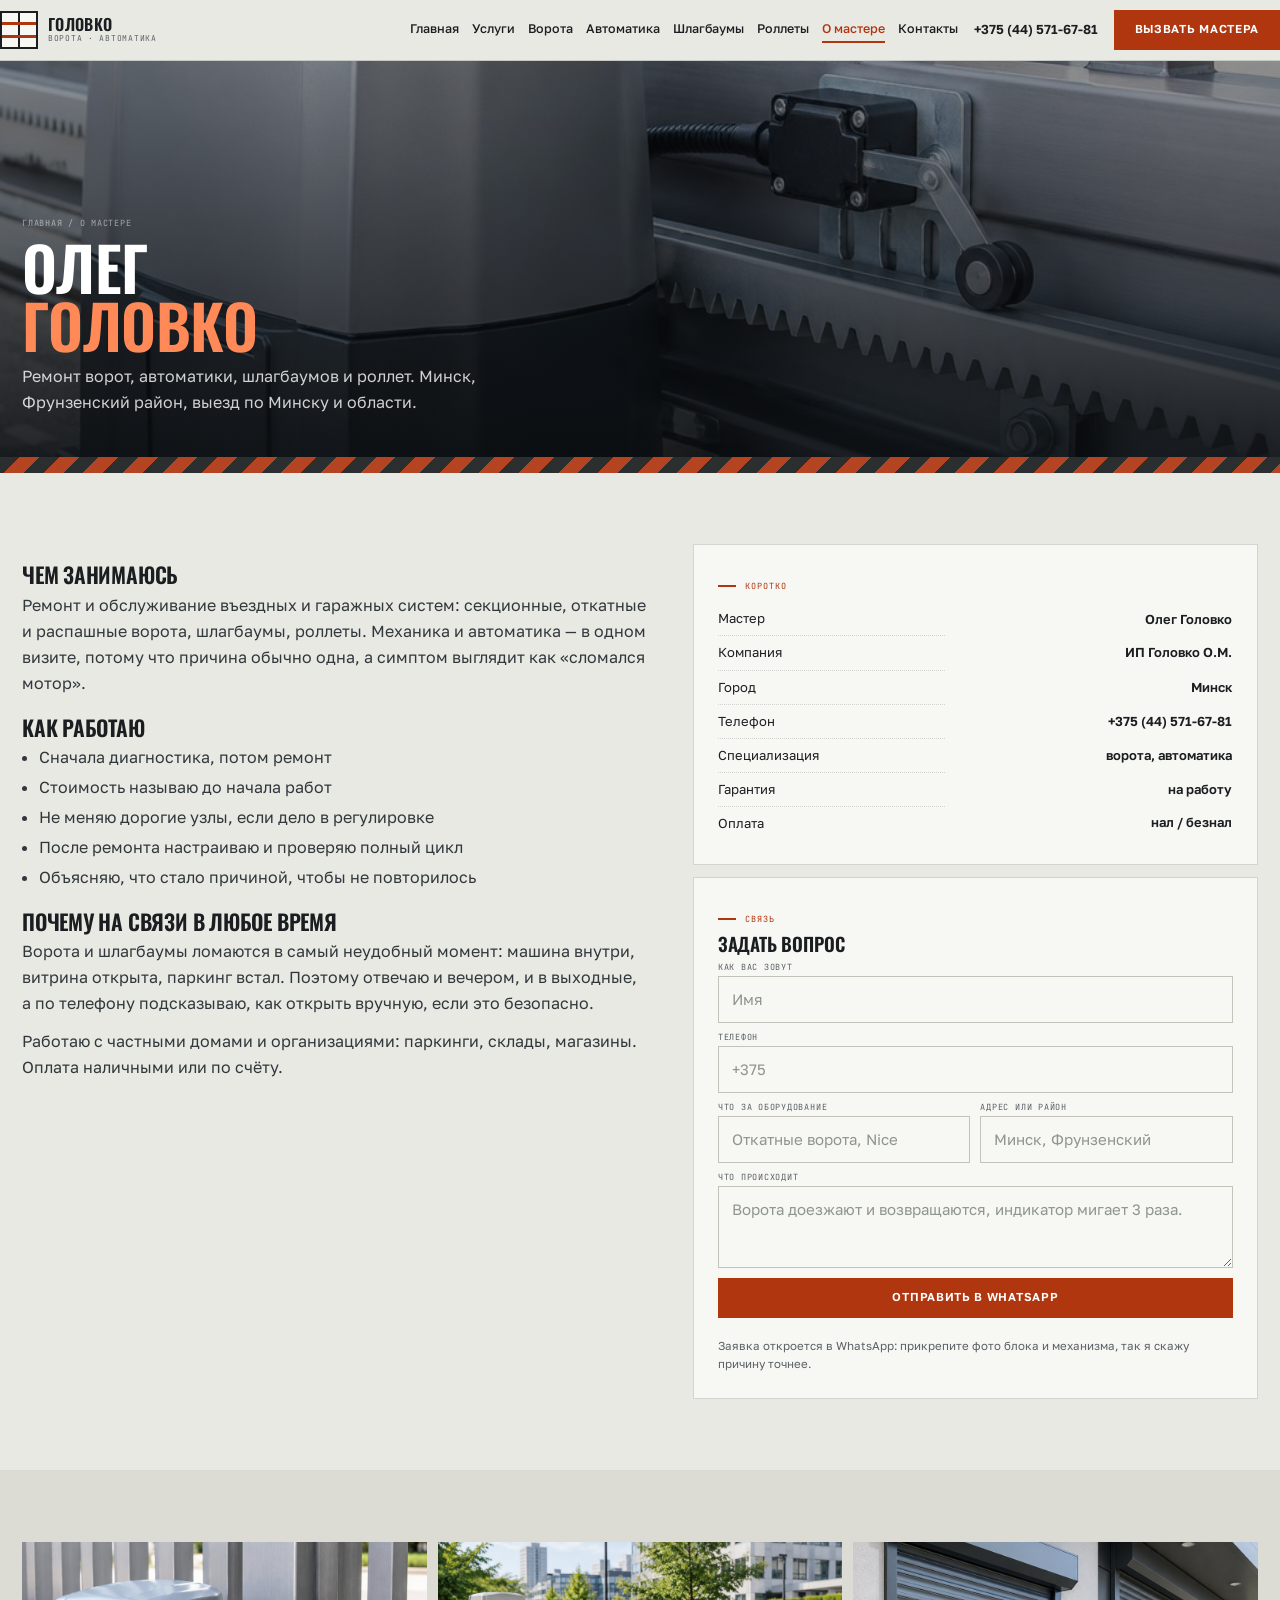
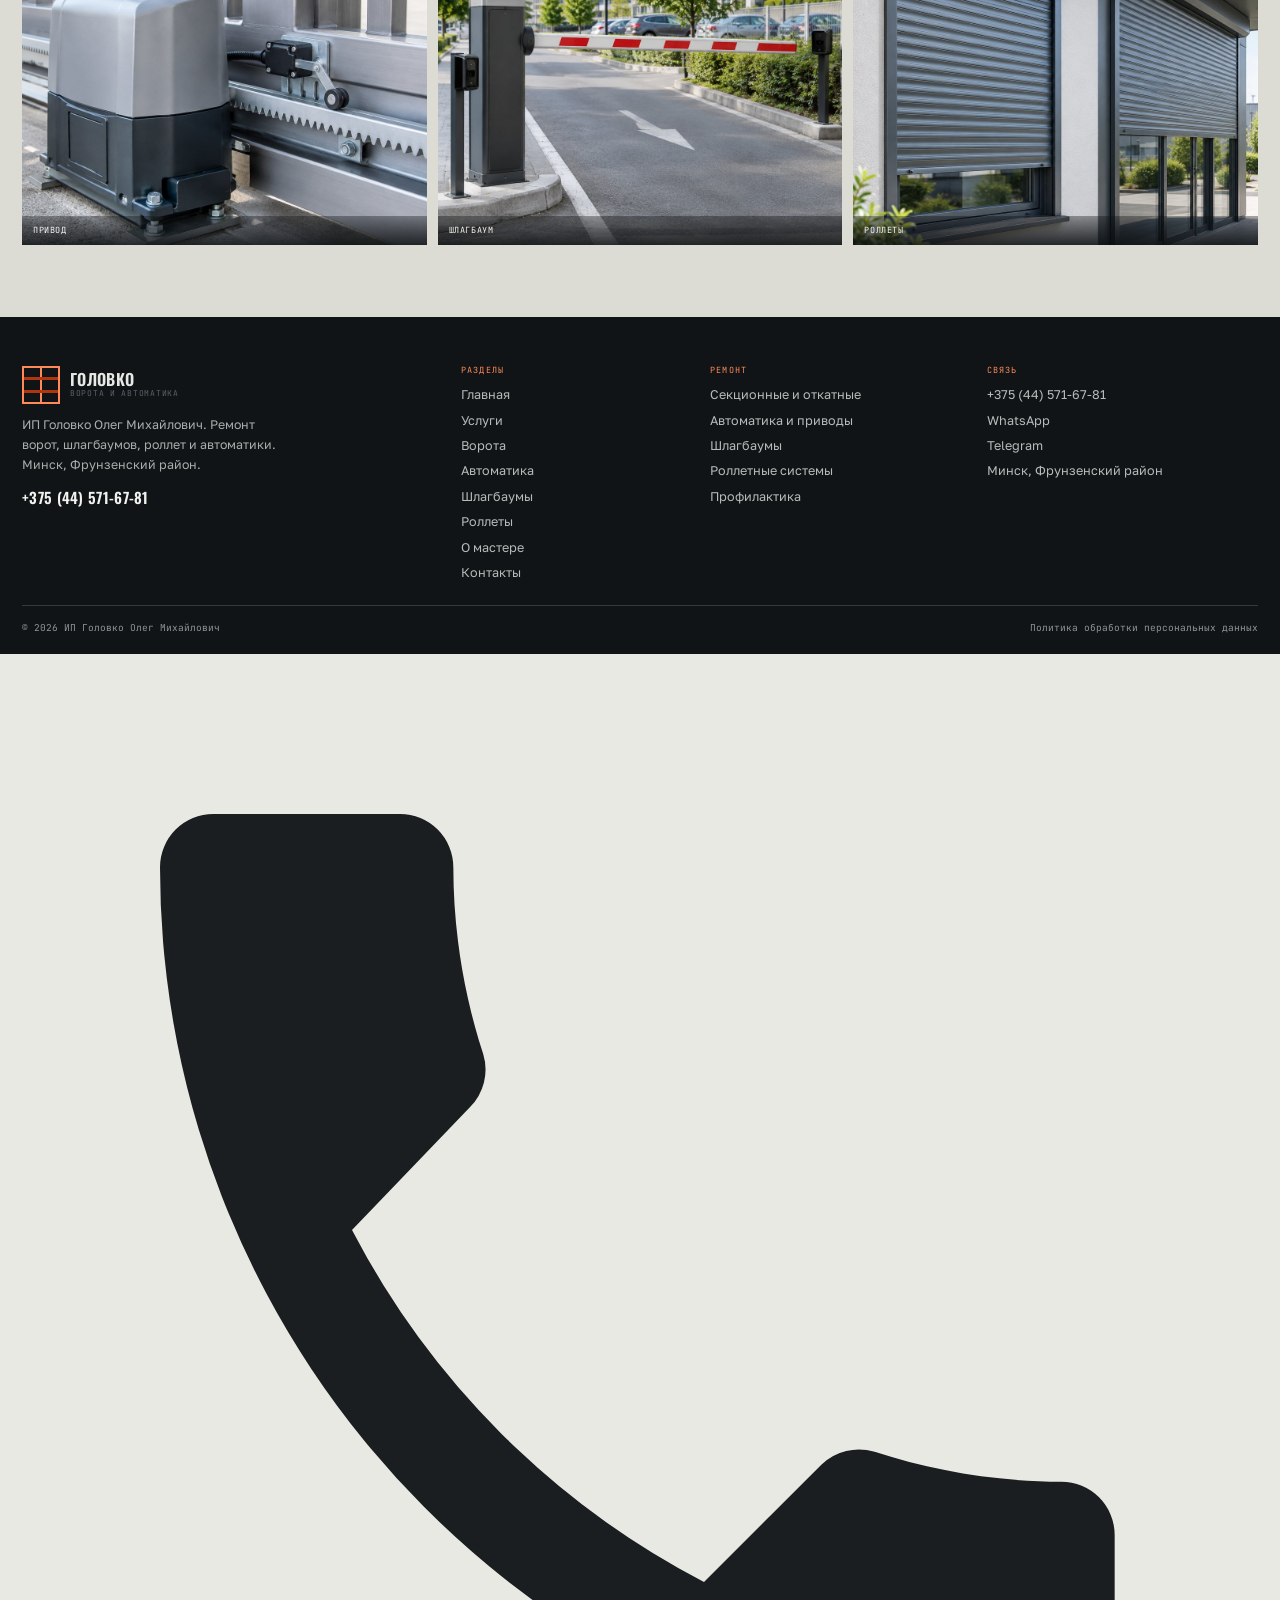
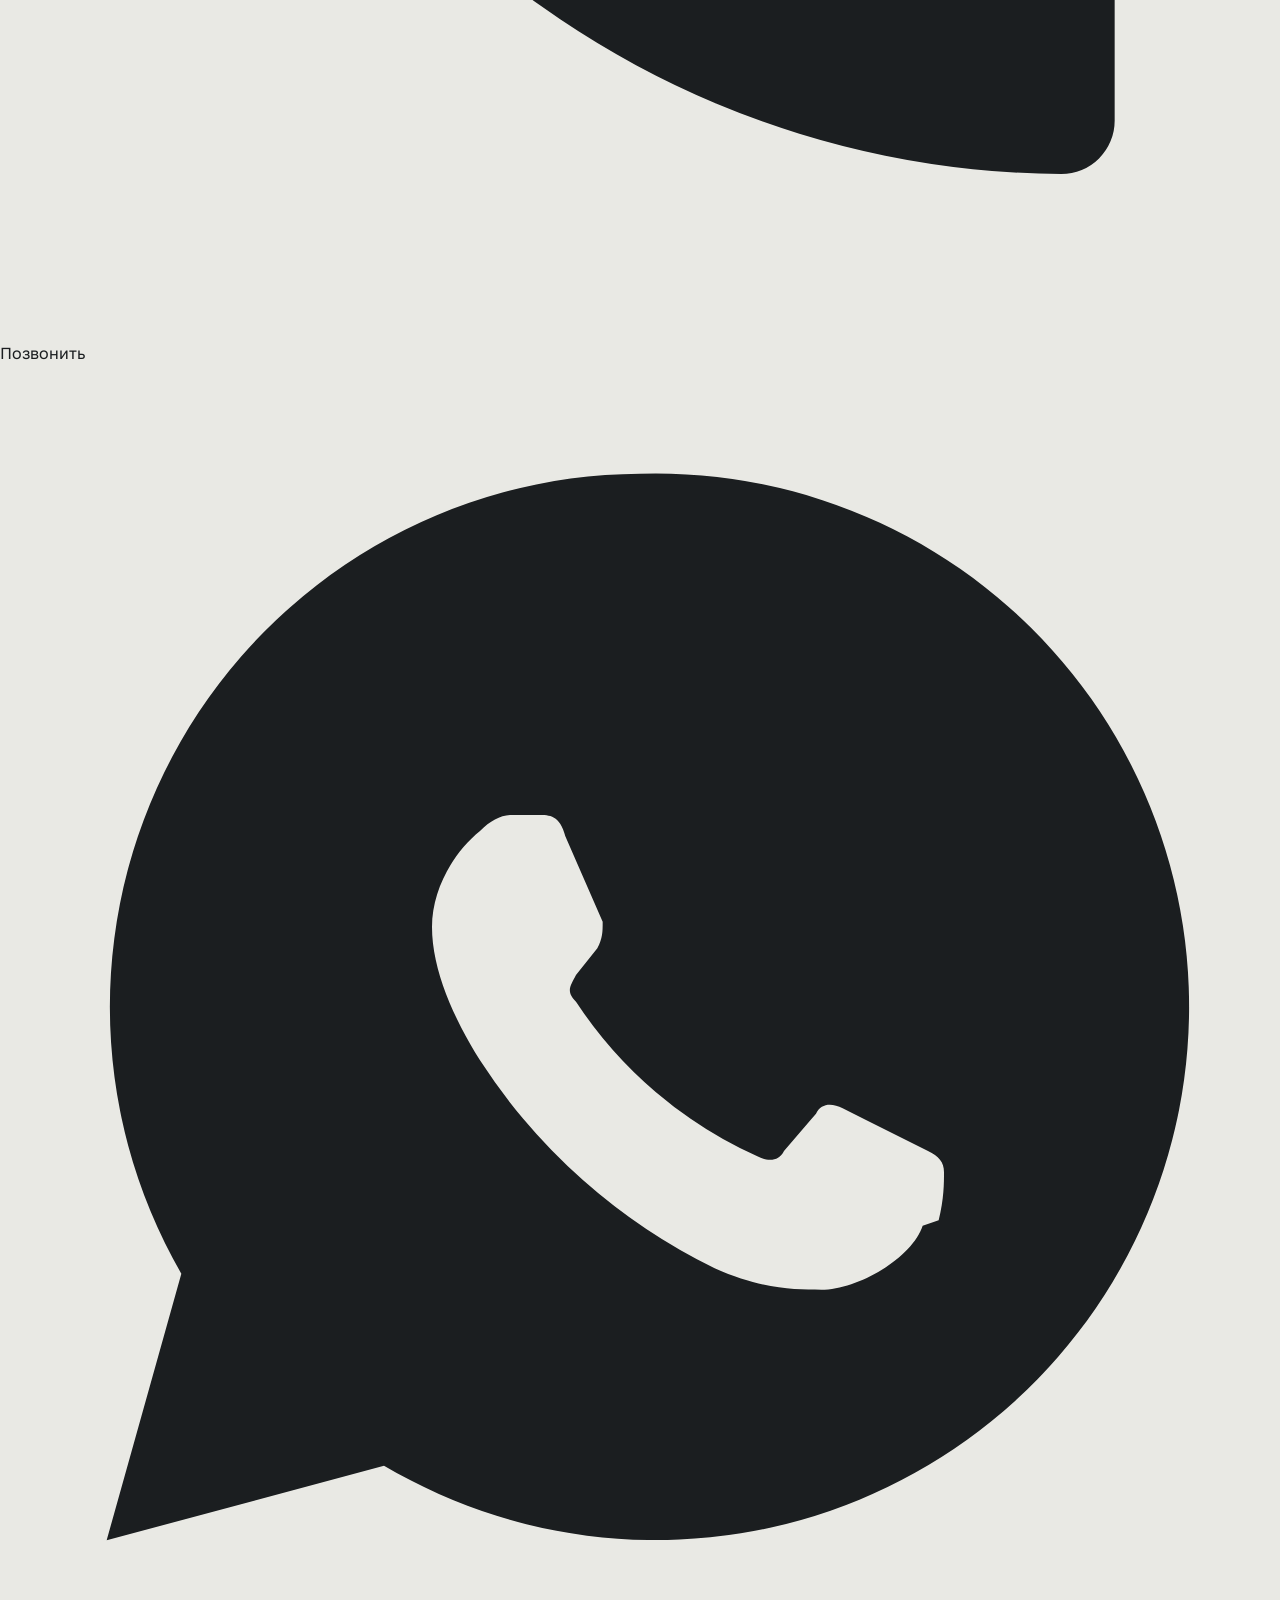
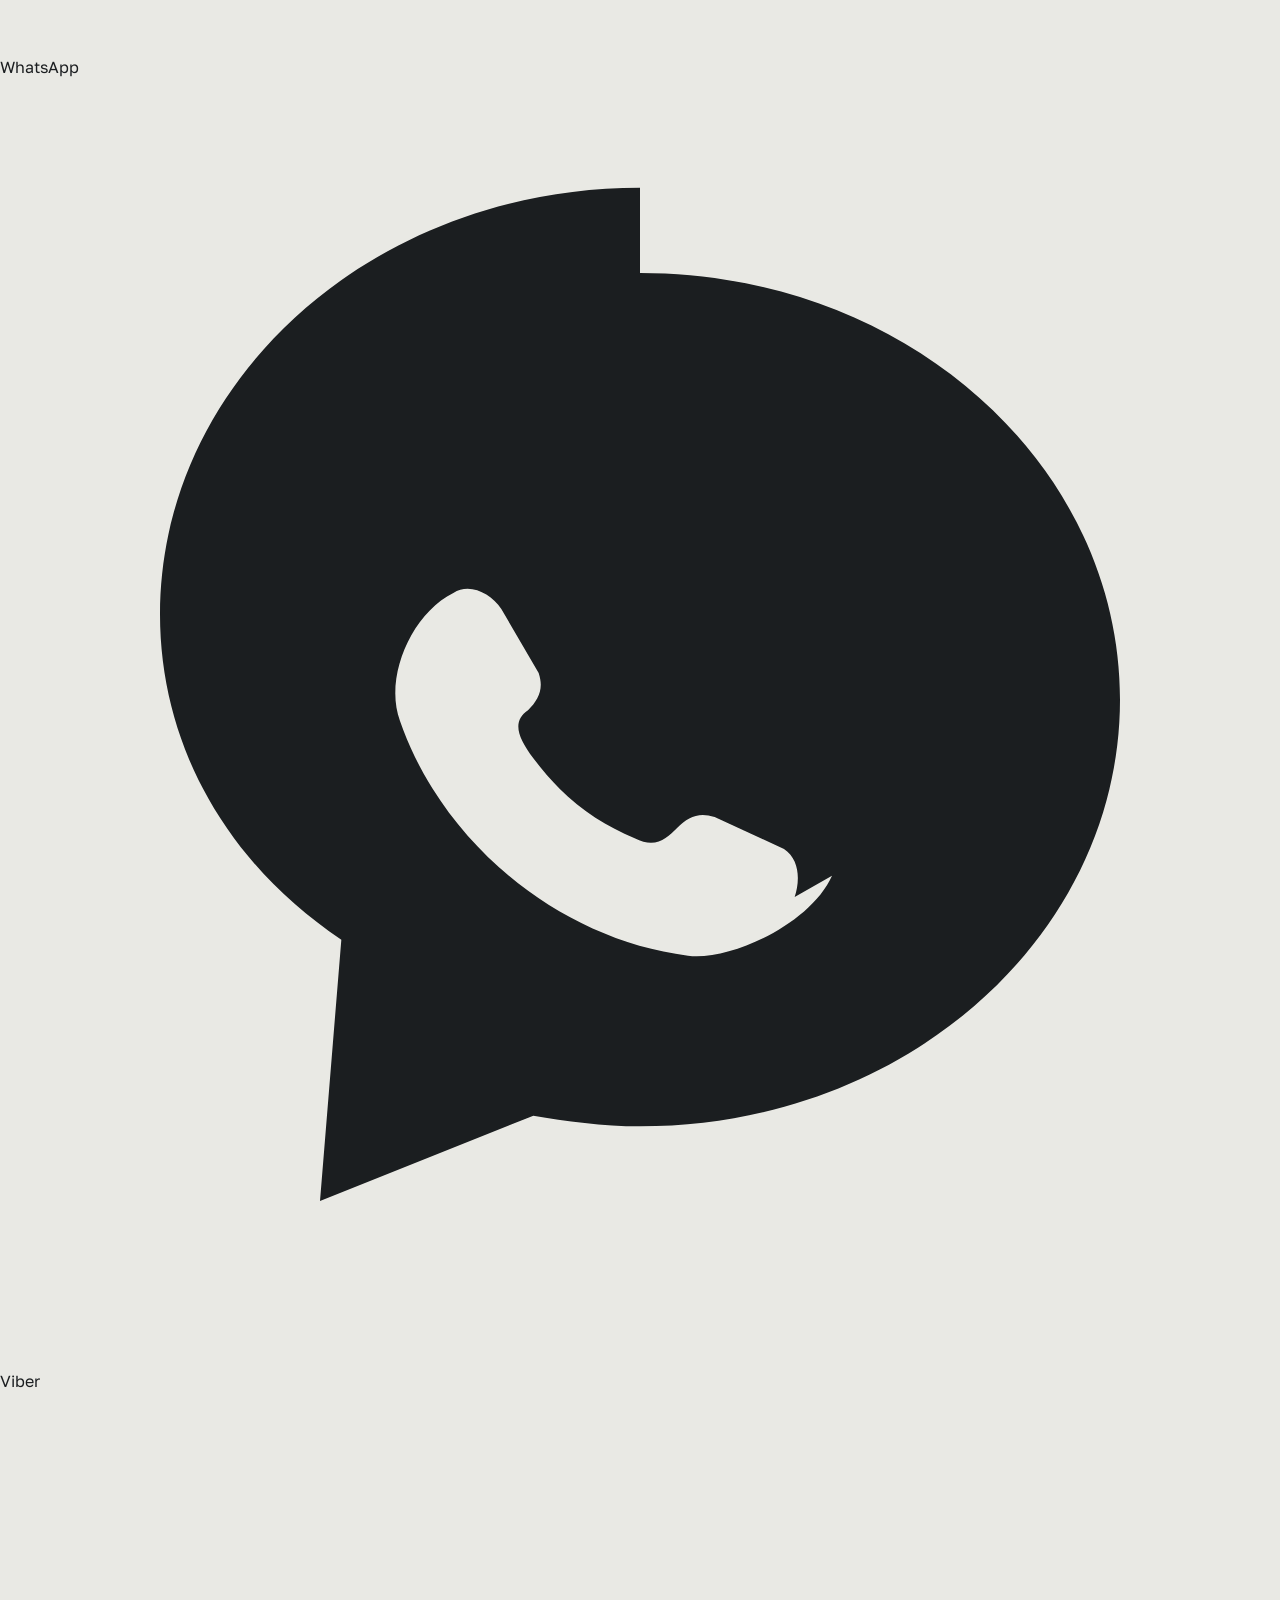
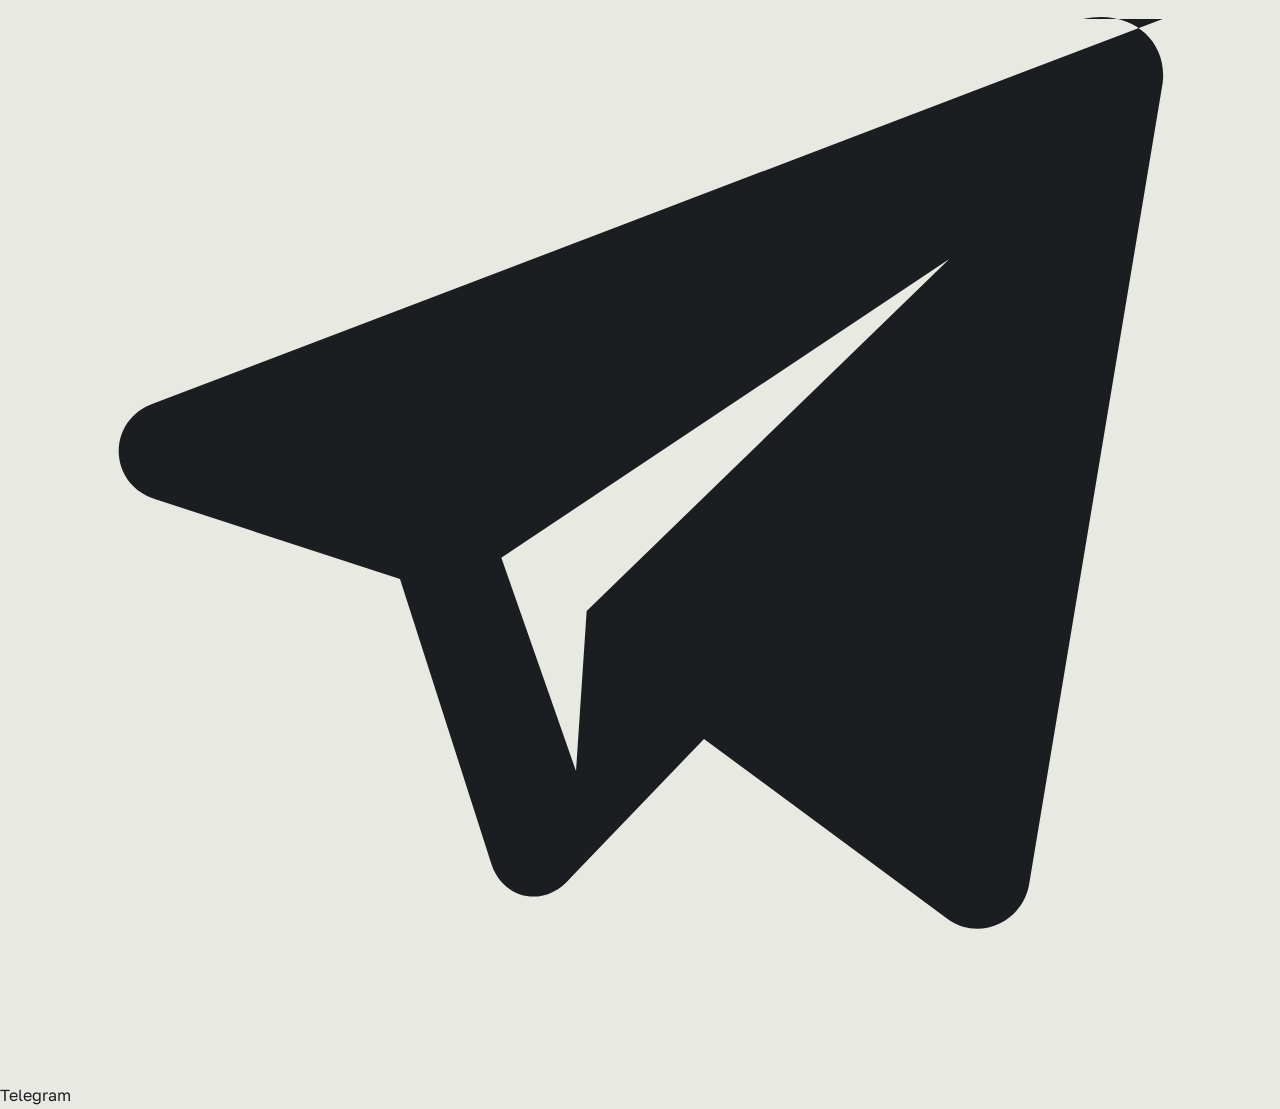
<file: o-mastere.html>
<!DOCTYPE html>
<html lang="ru">
<head>
<meta charset="utf-8">
<meta name="viewport" content="width=device-width, initial-scale=1">
<title>О мастере: Олег Головко, ремонт ворот, Минск</title>
<meta name="description" content="ИП Головко Олег Михайлович: ремонт ворот, автоматики, шлагбаумов и роллет. Минск, Фрунзенский район, на связи в любое время.">
<meta property="og:title" content="О мастере: Олег Головко, ремонт ворот, Минск">
<meta property="og:description" content="ИП Головко Олег Михайлович: ремонт ворот, автоматики, шлагбаумов и роллет. Минск, Фрунзенский район, на связи в любое время.">
<meta property="og:type" content="website">
<meta name="theme-color" content="#E9E9E4">
<style>
:root{--bg:#E9E9E4;--bg2:#DCDCD5;--ink:#1B1E20;--ink2:#2B3033;--paper:#F7F7F3;
--acc:#B03610;--acc2:#F0742F;--steel:#8C939A;--muted:#5A6166;--line:rgba(27,30,32,.16);
--d:'Oswald',system-ui,sans-serif;--b:'Golos Text',system-ui,sans-serif;--m:'JetBrains Mono',ui-monospace,monospace;
--pad:22px;--max:1300px}
*{box-sizing:border-box}html{-webkit-text-size-adjust:100%}body{margin:0;background:var(--bg);color:var(--ink);font:16px/1.62 var(--b);-webkit-font-smoothing:antialiased}
img{max-width:100%;display:block}h1,h2,h3{margin:0;font-family:var(--d);font-weight:600;line-height:.96;letter-spacing:-.01em;text-transform:uppercase}
a{color:inherit;text-decoration:none}[hidden]{display:none!important}
.wrap{width:100%;max-width:var(--max);margin:0 auto;padding:0 var(--pad)}
.header{position:sticky;top:0;z-index:40;background:rgba(233,233,228,.95);border-bottom:1px solid var(--line);backdrop-filter:blur(8px)}
.header__in{display:flex;align-items:center;gap:16px;padding:10px 0}
.logo{display:flex;align-items:center;gap:10px}
.logo__mark{width:38px;height:38px;border:2px solid var(--ink);display:grid;place-items:center;background:var(--paper);position:relative;overflow:hidden}
.logo__mark::before,.logo__mark::after{content:'';position:absolute;left:0;right:0;height:3px;background:var(--acc)}
.logo__mark::before{top:9px}.logo__mark::after{bottom:9px}
.logo__mark i{width:2px;height:100%;background:var(--ink)}
.logo__txt{display:flex;flex-direction:column;line-height:1.15}
.logo__txt b{font:600 16px/1 var(--d);letter-spacing:.02em;text-transform:uppercase}
.logo__txt i{font:400 8px/1.5 var(--m);letter-spacing:.09em;text-transform:uppercase;color:var(--muted);font-style:normal}
.nav{display:flex;gap:13px;margin-left:auto;font:500 12.5px/1 var(--b)}
.nav a{padding:6px 0;border-bottom:2px solid transparent}
.nav a:hover,.nav a.is-on{border-color:var(--acc);color:var(--acc)}
.header__tel{font:600 13px/1 var(--b);white-space:nowrap}
.btn{display:inline-flex;align-items:center;justify-content:center;gap:8px;padding:13px 20px;font:600 11.5px/1 var(--b);letter-spacing:.06em;text-transform:uppercase;border:1px solid var(--acc);background:var(--acc);color:#fff;cursor:pointer;transition:.18s}
.btn:hover{background:#B33A13;border-color:#B33A13}
.btn--ink{background:var(--ink);border-color:var(--ink)}
.btn--ink:hover{background:#000}
.btn--ghost{background:transparent;color:var(--ink);border-color:var(--ink)}
.btn--ghost:hover{background:var(--ink);color:#fff}
.burger{display:none;width:42px;height:36px;border:1px solid var(--ink);background:transparent;align-items:center;justify-content:center;flex-direction:column;gap:4px;cursor:pointer}
.burger i{display:block;width:16px;height:1px;background:var(--ink)}
.burger.is-close i:first-child{transform:rotate(45deg) translateY(3px)}
.burger.is-close i:last-child{transform:rotate(-45deg) translateY(-3px)}
.drawer{position:fixed;inset:0;z-index:90;background:rgba(16,19,21,.82);display:none}
.drawer[data-open]{display:block}
.drawer__in{position:absolute;inset:0 0 0 auto;width:min(400px,92vw);background:var(--bg);padding:18px;overflow-y:auto}
.drawer__top{display:flex;justify-content:space-between;align-items:center;margin-bottom:16px}
.drawer__nav{display:grid;font:600 20px/1 var(--d);text-transform:uppercase}
.drawer__nav a{padding:13px 0;border-bottom:1px solid var(--line)}
.drawer__cta{width:100%;margin-top:16px}
.drawer__note{font-size:12px;color:var(--muted);margin-top:10px}
body.is-locked{overflow:hidden}
.hero{position:relative;min-height:min(94svh,820px);display:flex;align-items:flex-end;overflow:hidden;background:#12161A}
.hero__img{position:absolute;inset:0;width:100%;height:100%;object-fit:cover}
.hero::after{content:'';position:absolute;inset:0;background:linear-gradient(180deg,rgba(10,13,16,.44),rgba(10,13,16,.08) 40%,rgba(10,13,16,.86) 76%,#12161A 100%)}
.hero__in{position:relative;z-index:2;width:100%;padding:clamp(28px,4.6vw,58px) 0 clamp(14px,2vw,22px);color:#F6F6F2}
.hero h1{font-size:clamp(2.1rem,6.2vw,5rem);letter-spacing:-.02em;color:#fff}
.hero h1 em{font-style:normal;color:#FF8A57}
.hero__lede{max-width:44ch;margin:14px 0 18px;color:rgba(246,246,242,.88)}
.hero__acts{display:flex;flex-wrap:wrap;gap:9px;margin-bottom:clamp(14px,2.2vw,26px)}
.hero__acts .btn--ghost{color:#fff;border-color:rgba(255,255,255,.62)}
.hero__acts .btn--ghost:hover{background:#fff;color:var(--ink)}
.hero__facts{display:grid;grid-template-columns:repeat(4,minmax(0,1fr));border-top:1px solid rgba(255,255,255,.28);gap:0 12px}
.hero__facts div{padding:11px 0 0}
.hero__facts b{display:block;font:600 clamp(1rem,1.6vw,1.22rem)/1.2 var(--d);text-transform:uppercase}
.hero__facts span{font:400 8.5px/1.5 var(--m);letter-spacing:.08em;text-transform:uppercase;color:#FF8A57}
@media (max-width:1024px){.nav{display:none}.burger{display:flex}.header__tel{display:none}.hero__facts{grid-template-columns:1fr 1fr}}
@media (max-width:380px){.header .btn{display:none}}
</style>
<link rel="preconnect" href="https://fonts.googleapis.com">
<link rel="preconnect" href="https://fonts.gstatic.com" crossorigin>
<link href="https://fonts.googleapis.com/css2?family=Oswald:wght@400;500;600&family=Golos+Text:wght@400;500;600&family=JetBrains+Mono:wght@400;500&display=swap" rel="stylesheet">
<link rel="stylesheet" href="assets/css/style.v1.css">
<link rel="icon" href="assets/img/favicon.svg" type="image/svg+xml">
</head>
<body>
<header class="header"><div class="header__in wrap">
<a class="logo" href="index.html"><span class="logo__mark"><i></i></span><span class="logo__txt"><b>Головко</b><i>ворота · автоматика</i></span></a>
<nav class="nav" aria-label="Основное меню"><a href="index.html">Главная</a><a href="uslugi.html">Услуги</a><a href="vorota.html">Ворота</a><a href="avtomatika.html">Автоматика</a><a href="shlagbaumy.html">Шлагбаумы</a><a href="rollet.html">Роллеты</a><a href="o-mastere.html" class="is-on">О мастере</a><a href="kontakty.html">Контакты</a></nav>
<a class="header__tel" href="tel:+375445716781">+375 (44) 571-67-81</a>
<a class="btn" href="#zayavka">Вызвать мастера</a>
<button class="burger" type="button" aria-label="Меню" aria-expanded="false" aria-controls="drawer"><i></i><i></i><i></i></button>
</div></header>
<div class="drawer" id="drawer" role="dialog" aria-modal="true" aria-label="Меню" hidden>
<div class="drawer__in">
<div class="drawer__top">
<a class="logo" href="index.html"><span class="logo__mark"><i></i></span><span class="logo__txt"><b>Головко</b><i>Минск</i></span></a>
<button class="burger is-close" type="button" data-close aria-label="Закрыть меню"><i></i><i></i></button>
</div>
<nav class="drawer__nav"><a href="index.html">Главная</a><a href="uslugi.html">Услуги</a><a href="vorota.html">Ворота</a><a href="avtomatika.html">Автоматика</a><a href="shlagbaumy.html">Шлагбаумы</a><a href="rollet.html">Роллеты</a><a href="o-mastere.html">О мастере</a><a href="kontakty.html">Контакты</a></nav>
<a class="btn drawer__cta" href="tel:+375445716781">Позвонить +375 (44) 571-67-81</a>
<p class="drawer__note">Ремонт секционных, откатных и распашных ворот, шлагбаумов и роллет. Автоматика любых производителей, диагностика, профилактика. Минск, Фрунзенский район. Звоните в любое время.</p>
</div></div>
<main>
<section class="phero"><img src="assets/img/drive.jpg" alt="Привод" width="1024" height="1024">
<div class="phero__in"><div class="wrap"><div class="crumbs"><a href="index.html">Главная</a> / О мастере</div>
<h1>Олег<br><em>Головко</em></h1><p>Ремонт ворот, автоматики, шлагбаумов и роллет. Минск, Фрунзенский район, выезд по Минску и области.</p></div></div></section>
<div class="hazard" aria-hidden="true"></div>
<section class="section"><div class="wrap"><div class="two">
<div class="prose">
<h3>Чем занимаюсь</h3>
<p>Ремонт и обслуживание въездных и гаражных систем: секционные, откатные и распашные ворота, шлагбаумы, роллеты. Механика и автоматика — в одном визите, потому что причина обычно одна, а симптом выглядит как «сломался мотор».</p>
<h3>Как работаю</h3>
<ul>
<li>Сначала диагностика, потом ремонт</li>
<li>Стоимость называю до начала работ</li>
<li>Не меняю дорогие узлы, если дело в регулировке</li>
<li>После ремонта настраиваю и проверяю полный цикл</li>
<li>Объясняю, что стало причиной, чтобы не повторилось</li>
</ul>
<h3>Почему на связи в любое время</h3>
<p>Ворота и шлагбаумы ломаются в самый неудобный момент: машина внутри, витрина открыта, паркинг встал. Поэтому отвечаю и вечером, и в выходные, а по телефону подсказываю, как открыть вручную, если это безопасно.</p>
<p>Работаю с частными домами и организациями: паркинги, склады, магазины. Оплата наличными или по счёту.</p>
</div>
<div>
<div class="card" style="margin-bottom:12px"><p class="eyebrow">коротко</p>
<table style="width:100%;border-collapse:collapse;font-size:13px">
<tbody>
<tr><td style="padding:6px 0;border-bottom:1px dotted var(--line)">Мастер</td><td style="text-align:right;font-weight:600">Олег Головко</td></tr>
<tr><td style="padding:6px 0;border-bottom:1px dotted var(--line)">Компания</td><td style="text-align:right;font-weight:600">ИП Головко О.М.</td></tr>
<tr><td style="padding:6px 0;border-bottom:1px dotted var(--line)">Город</td><td style="text-align:right;font-weight:600">Минск</td></tr>
<tr><td style="padding:6px 0;border-bottom:1px dotted var(--line)">Телефон</td><td style="text-align:right;font-weight:600"><a href="tel:+375445716781">+375 (44) 571-67-81</a></td></tr>
<tr><td style="padding:6px 0;border-bottom:1px dotted var(--line)">Специализация</td><td style="text-align:right;font-weight:600">ворота, автоматика</td></tr>
<tr><td style="padding:6px 0;border-bottom:1px dotted var(--line)">Гарантия</td><td style="text-align:right;font-weight:600">на работу</td></tr>
<tr><td style="padding:6px 0">Оплата</td><td style="text-align:right;font-weight:600">нал / безнал</td></tr>
</tbody></table></div>
<div class="card"><p class="eyebrow">связь</p><h3 style="margin-bottom:10px">Задать вопрос</h3><form class="form" id="lead">
<label>Как вас зовут<input type="text" id="lName" placeholder="Имя" required></label>
<label>Телефон<input type="tel" id="lTel" placeholder="+375" required></label>
<div class="row2"><label>Что за оборудование<input type="text" id="lEq" placeholder="Откатные ворота, Nice"></label><label>Адрес или район<input type="text" id="lCity" placeholder="Минск, Фрунзенский"></label></div>
<label>Что происходит<textarea id="lTask" placeholder="Ворота доезжают и возвращаются, индикатор мигает 3 раза."></textarea></label>
<button class="btn" type="submit">Отправить в WhatsApp</button>
<p class="hint">Заявка откроется в WhatsApp: прикрепите фото блока и механизма, так я скажу причину точнее.</p>
</form></div>
</div>
</div></div></section>
<section class="section section--dim"><div class="wrap">
<div class="gal">
<figure><img src="assets/img/drive.jpg" alt="Привод" width="1024" height="1024" loading="lazy"><figcaption>Привод</figcaption></figure>
<figure><img src="assets/img/barrier.jpg" alt="Шлагбаум" width="1024" height="1024" loading="lazy"><figcaption>Шлагбаум</figcaption></figure>
<figure><img src="assets/img/shutter.jpg" alt="Роллеты" width="1024" height="1024" loading="lazy"><figcaption>Роллеты</figcaption></figure>
</div>
</div></section>
</main>
<footer class="footer"><div class="wrap">
<div class="footer__top">
<div class="footer__about"><a class="logo logo--f" href="index.html"><span class="logo__mark"><i></i></span><span class="logo__txt"><b>Головко</b><i>ворота и автоматика</i></span></a>
<p>ИП Головко Олег Михайлович. Ремонт ворот, шлагбаумов, роллет и автоматики. Минск, Фрунзенский район.</p>
<a class="footer__tel" href="tel:+375445716781">+375 (44) 571-67-81</a>
</div>
<div><h4>Разделы</h4><ul><li><a href="index.html">Главная</a></li><li><a href="uslugi.html">Услуги</a></li><li><a href="vorota.html">Ворота</a></li><li><a href="avtomatika.html">Автоматика</a></li><li><a href="shlagbaumy.html">Шлагбаумы</a></li><li><a href="rollet.html">Роллеты</a></li><li><a href="o-mastere.html">О мастере</a></li><li><a href="kontakty.html">Контакты</a></li></ul></div>
<div><h4>Ремонт</h4><ul><li><a href="vorota.html">Секционные и откатные</a></li><li><a href="avtomatika.html">Автоматика и приводы</a></li><li><a href="shlagbaumy.html">Шлагбаумы</a></li><li><a href="rollet.html">Роллетные системы</a></li><li><a href="uslugi.html#prof">Профилактика</a></li></ul></div>
<div><h4>Связь</h4><ul><li><a href="tel:+375445716781">+375 (44) 571-67-81</a></li><li><a href="https://wa.me/375445716781" target="_blank" rel="noopener">WhatsApp</a></li><li><a href="https://t.me/+375445716781" target="_blank" rel="noopener">Telegram</a></li><li><a href="https://yandex.by/maps/?text=%D0%9C%D0%B8%D0%BD%D1%81%D0%BA%20%D1%80%D0%B5%D0%BC%D0%BE%D0%BD%D1%82%20%D0%B2%D0%BE%D1%80%D0%BE%D1%82%20%D0%B0%D0%B2%D1%82%D0%BE%D0%BC%D0%B0%D1%82%D0%B8%D0%BA%D0%B8" target="_blank" rel="noopener">Минск, Фрунзенский район</a></li></ul></div>
</div>
<div class="footer__bottom"><span>© <span id="yr">2026</span> ИП Головко Олег Михайлович</span>
<span><a href="politika.html">Политика обработки персональных данных</a></span></div>
</div></footer>
<div class="mbar" role="navigation" aria-label="Быстрая связь">
<a href="tel:+375445716781"><svg viewBox="0 0 24 24" fill="currentColor" aria-hidden="true"><path d="M6.6 10.8a15.5 15.5 0 0 0 6.6 6.6l2.2-2.2a1 1 0 0 1 1-.24c1.1.36 2.3.56 3.5.56a1 1 0 0 1 1 1V20a1 1 0 0 1-1 1A17 17 0 0 1 3 4a1 1 0 0 1 1-1h3.5a1 1 0 0 1 1 1c0 1.2.2 2.4.56 3.5a1 1 0 0 1-.25 1z"/></svg>Позвонить</a>
<a href="https://wa.me/375445716781" target="_blank" rel="noopener"><svg viewBox="0 0 24 24" fill="currentColor" aria-hidden="true"><path d="M12 2a10 10 0 0 0-8.6 15L2 22l5.2-1.4A10 10 0 1 0 12 2m5.3 14.1c-.2.6-1.2 1.2-1.9 1.2-.5 0-1.1 0-2-.4a11 11 0 0 1-4.4-3.9c-.5-.8-.9-1.7-.9-2.5 0-.7.4-1.4.9-1.8.2-.2.4-.3.6-.3h.5c.2 0 .4 0 .5.4l.7 1.6c0 .2 0 .3-.1.5l-.4.5c-.1.2-.2.3 0 .5a8 8 0 0 0 3.4 2.9c.2.1.4.1.5-.1l.6-.7c.1-.2.3-.2.5-.1l1.6.8c.2.1.3.2.3.4s0 .5-.1.9"/></svg>WhatsApp</a>
<a href="viber://chat?number=%2B375445716781"><svg viewBox="0 0 24 24" fill="currentColor" aria-hidden="true"><path d="M12 2C7 2 3 5.6 3 10c0 2.5 1.3 4.7 3.4 6.1L6 21l4-1.6c.6.1 1.3.2 2 .2 5 0 9-3.6 9-8s-4-8-9-8m3.6 11.3c-.4.9-1.9 1.6-2.7 1.5-2.4-.3-4.6-2.1-5.4-4.4-.3-.8.2-2 1-2.4.3-.2.7 0 .9.3l.7 1.2c.1.3 0 .5-.2.7-.3.2-.2.5.1.9.6.8 1.2 1.2 1.9 1.5.4.2.6 0 .8-.2s.4-.3.7-.2l1.3.6c.3.2.3.6.2.9"/></svg>Viber</a>
<a href="https://t.me/+375445716781" target="_blank" rel="noopener"><svg viewBox="0 0 24 24" fill="currentColor" aria-hidden="true"><path d="M21.8 4.2 2.9 11.4c-.9.3-.9 1.5 0 1.8l4.6 1.5 1.7 5.3c.2.7 1 .9 1.5.3l2.5-2.6 4.6 3.4c.6.4 1.4 0 1.5-.7l2.5-15c.1-.8-.6-1.4-1.5-1.2M9.4 14.3l8.4-5.6-6.8 6.6-.2 3z"/></svg>Telegram</a>
</div>
<script src="assets/js/main.v1.js"></script>
</body>
</html>
</file>
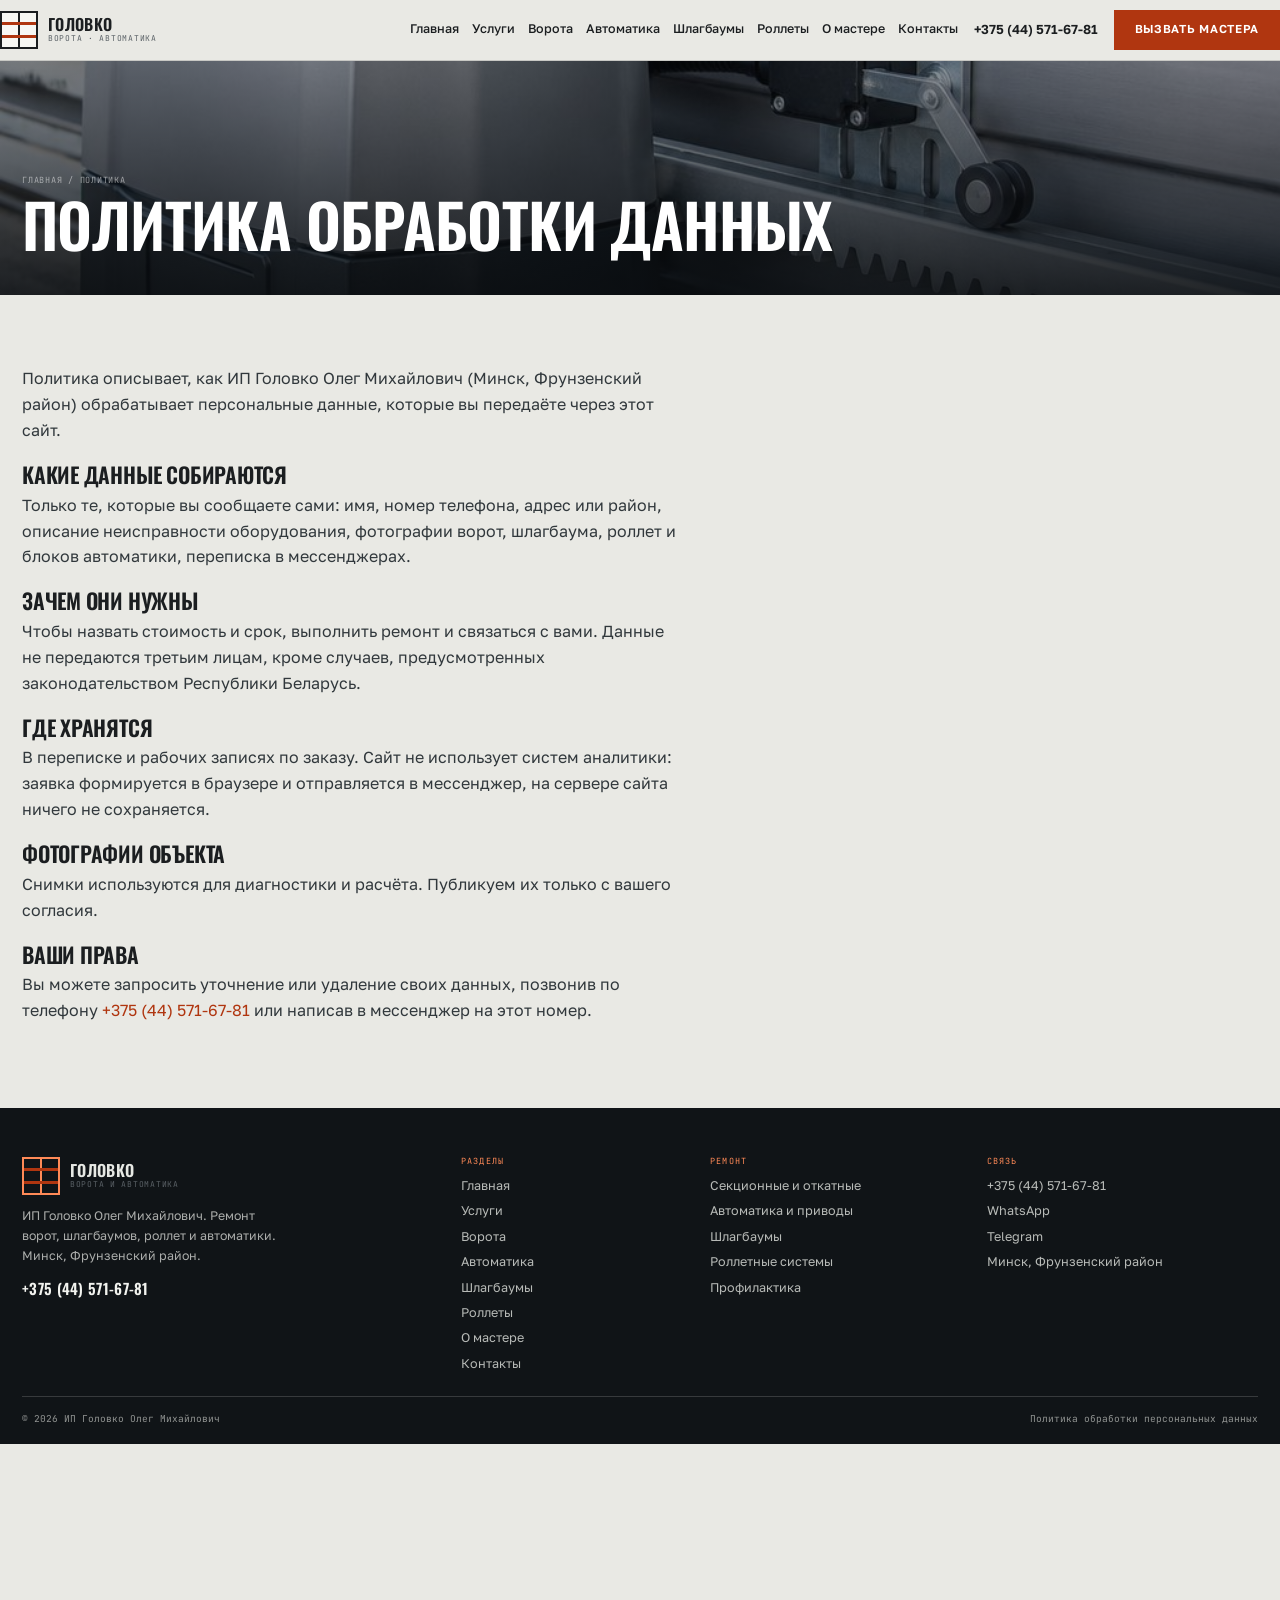
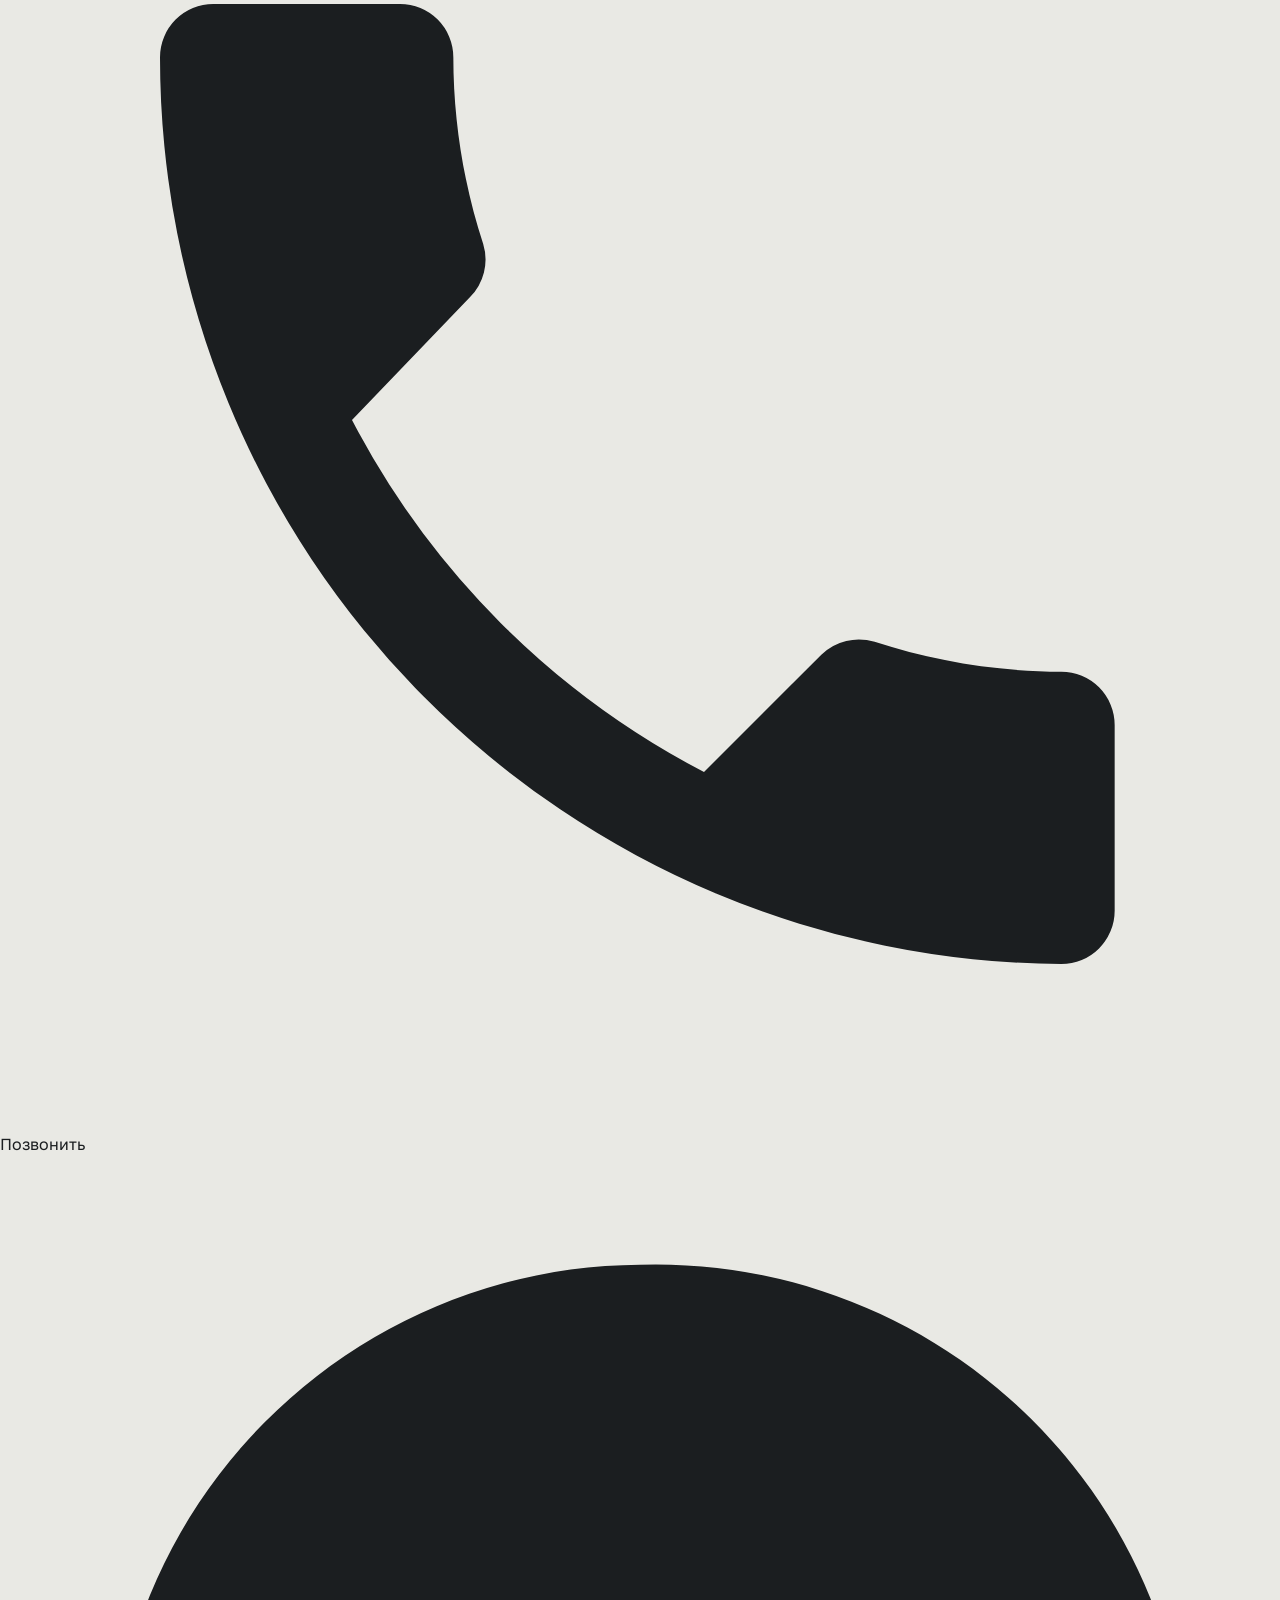
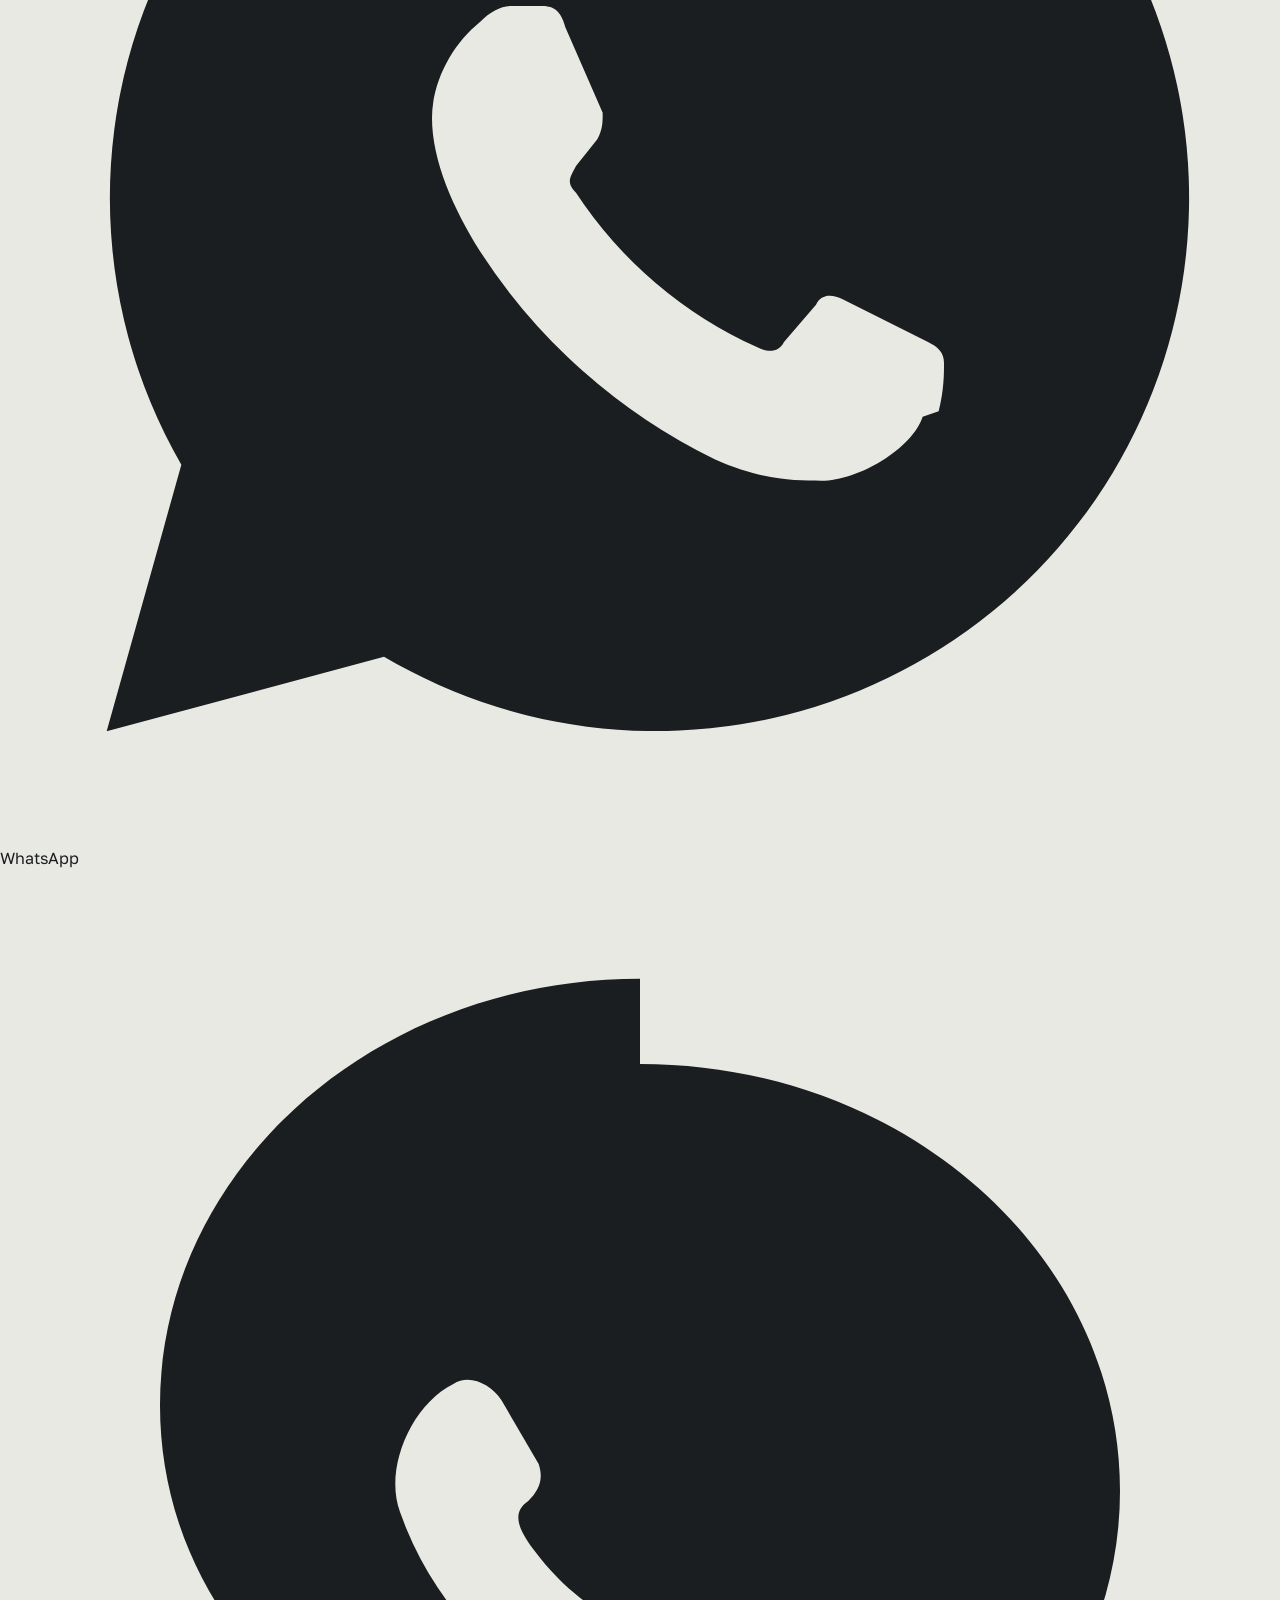
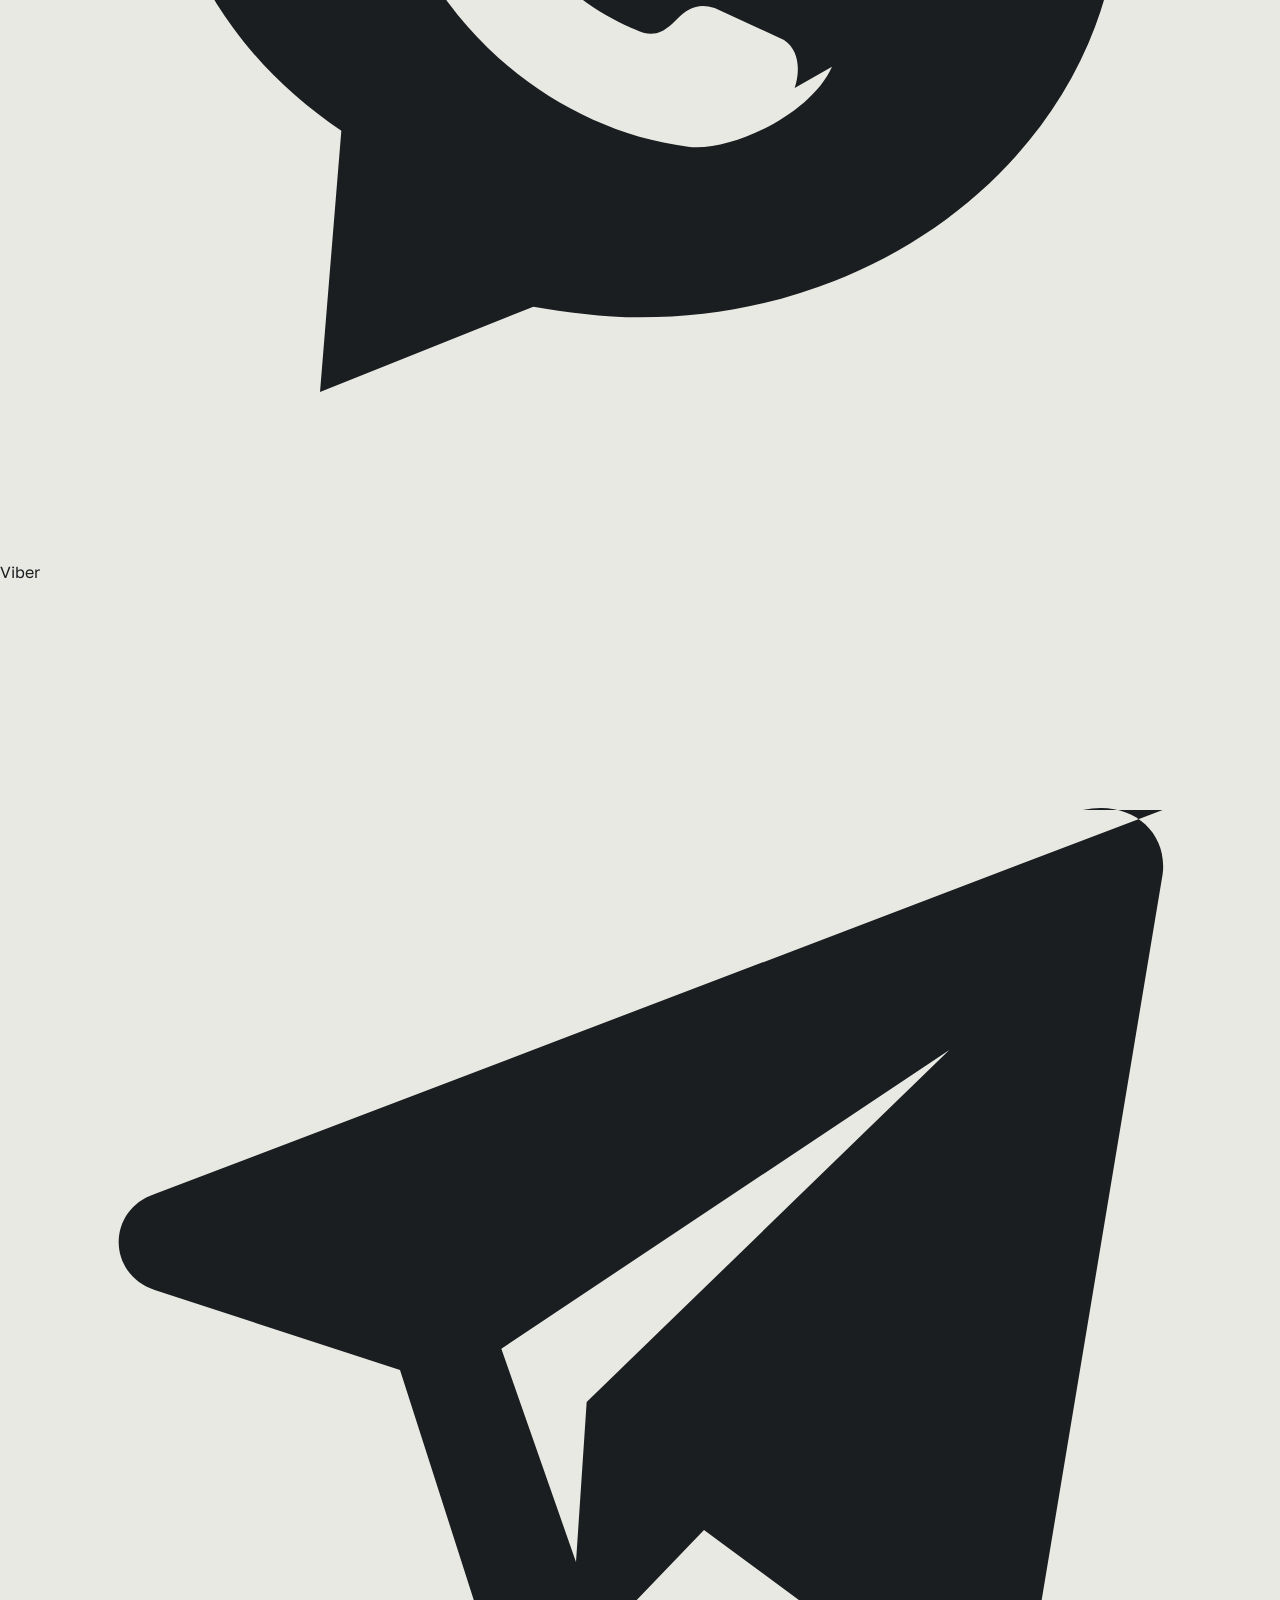
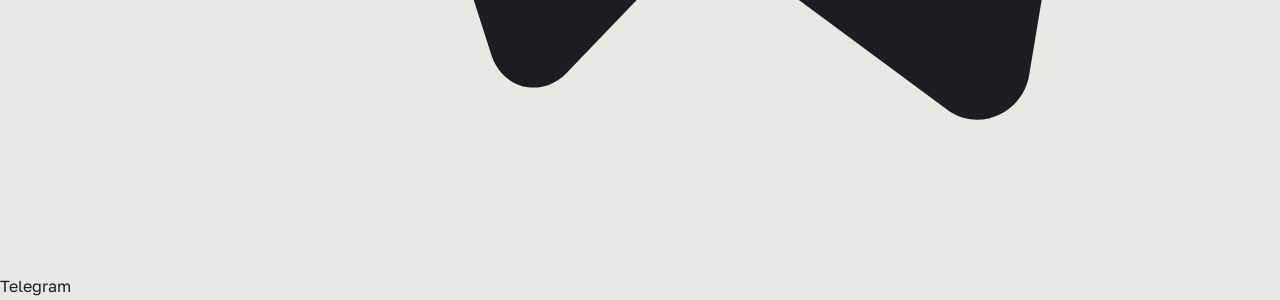
<file: politika.html>
<!DOCTYPE html>
<html lang="ru">
<head>
<meta charset="utf-8">
<meta name="viewport" content="width=device-width, initial-scale=1">
<title>Политика обработки персональных данных | ИП Головко</title>
<meta name="description" content="Как обрабатываются персональные данные при заказе ремонта ворот и автоматики.">
<meta property="og:title" content="Политика обработки персональных данных | ИП Головко">
<meta property="og:description" content="Как обрабатываются персональные данные при заказе ремонта ворот и автоматики.">
<meta property="og:type" content="website">
<meta name="theme-color" content="#E9E9E4">
<style>
:root{--bg:#E9E9E4;--bg2:#DCDCD5;--ink:#1B1E20;--ink2:#2B3033;--paper:#F7F7F3;
--acc:#B03610;--acc2:#F0742F;--steel:#8C939A;--muted:#5A6166;--line:rgba(27,30,32,.16);
--d:'Oswald',system-ui,sans-serif;--b:'Golos Text',system-ui,sans-serif;--m:'JetBrains Mono',ui-monospace,monospace;
--pad:22px;--max:1300px}
*{box-sizing:border-box}html{-webkit-text-size-adjust:100%}body{margin:0;background:var(--bg);color:var(--ink);font:16px/1.62 var(--b);-webkit-font-smoothing:antialiased}
img{max-width:100%;display:block}h1,h2,h3{margin:0;font-family:var(--d);font-weight:600;line-height:.96;letter-spacing:-.01em;text-transform:uppercase}
a{color:inherit;text-decoration:none}[hidden]{display:none!important}
.wrap{width:100%;max-width:var(--max);margin:0 auto;padding:0 var(--pad)}
.header{position:sticky;top:0;z-index:40;background:rgba(233,233,228,.95);border-bottom:1px solid var(--line);backdrop-filter:blur(8px)}
.header__in{display:flex;align-items:center;gap:16px;padding:10px 0}
.logo{display:flex;align-items:center;gap:10px}
.logo__mark{width:38px;height:38px;border:2px solid var(--ink);display:grid;place-items:center;background:var(--paper);position:relative;overflow:hidden}
.logo__mark::before,.logo__mark::after{content:'';position:absolute;left:0;right:0;height:3px;background:var(--acc)}
.logo__mark::before{top:9px}.logo__mark::after{bottom:9px}
.logo__mark i{width:2px;height:100%;background:var(--ink)}
.logo__txt{display:flex;flex-direction:column;line-height:1.15}
.logo__txt b{font:600 16px/1 var(--d);letter-spacing:.02em;text-transform:uppercase}
.logo__txt i{font:400 8px/1.5 var(--m);letter-spacing:.09em;text-transform:uppercase;color:var(--muted);font-style:normal}
.nav{display:flex;gap:13px;margin-left:auto;font:500 12.5px/1 var(--b)}
.nav a{padding:6px 0;border-bottom:2px solid transparent}
.nav a:hover,.nav a.is-on{border-color:var(--acc);color:var(--acc)}
.header__tel{font:600 13px/1 var(--b);white-space:nowrap}
.btn{display:inline-flex;align-items:center;justify-content:center;gap:8px;padding:13px 20px;font:600 11.5px/1 var(--b);letter-spacing:.06em;text-transform:uppercase;border:1px solid var(--acc);background:var(--acc);color:#fff;cursor:pointer;transition:.18s}
.btn:hover{background:#B33A13;border-color:#B33A13}
.btn--ink{background:var(--ink);border-color:var(--ink)}
.btn--ink:hover{background:#000}
.btn--ghost{background:transparent;color:var(--ink);border-color:var(--ink)}
.btn--ghost:hover{background:var(--ink);color:#fff}
.burger{display:none;width:42px;height:36px;border:1px solid var(--ink);background:transparent;align-items:center;justify-content:center;flex-direction:column;gap:4px;cursor:pointer}
.burger i{display:block;width:16px;height:1px;background:var(--ink)}
.burger.is-close i:first-child{transform:rotate(45deg) translateY(3px)}
.burger.is-close i:last-child{transform:rotate(-45deg) translateY(-3px)}
.drawer{position:fixed;inset:0;z-index:90;background:rgba(16,19,21,.82);display:none}
.drawer[data-open]{display:block}
.drawer__in{position:absolute;inset:0 0 0 auto;width:min(400px,92vw);background:var(--bg);padding:18px;overflow-y:auto}
.drawer__top{display:flex;justify-content:space-between;align-items:center;margin-bottom:16px}
.drawer__nav{display:grid;font:600 20px/1 var(--d);text-transform:uppercase}
.drawer__nav a{padding:13px 0;border-bottom:1px solid var(--line)}
.drawer__cta{width:100%;margin-top:16px}
.drawer__note{font-size:12px;color:var(--muted);margin-top:10px}
body.is-locked{overflow:hidden}
.hero{position:relative;min-height:min(94svh,820px);display:flex;align-items:flex-end;overflow:hidden;background:#12161A}
.hero__img{position:absolute;inset:0;width:100%;height:100%;object-fit:cover}
.hero::after{content:'';position:absolute;inset:0;background:linear-gradient(180deg,rgba(10,13,16,.44),rgba(10,13,16,.08) 40%,rgba(10,13,16,.86) 76%,#12161A 100%)}
.hero__in{position:relative;z-index:2;width:100%;padding:clamp(28px,4.6vw,58px) 0 clamp(14px,2vw,22px);color:#F6F6F2}
.hero h1{font-size:clamp(2.1rem,6.2vw,5rem);letter-spacing:-.02em;color:#fff}
.hero h1 em{font-style:normal;color:#FF8A57}
.hero__lede{max-width:44ch;margin:14px 0 18px;color:rgba(246,246,242,.88)}
.hero__acts{display:flex;flex-wrap:wrap;gap:9px;margin-bottom:clamp(14px,2.2vw,26px)}
.hero__acts .btn--ghost{color:#fff;border-color:rgba(255,255,255,.62)}
.hero__acts .btn--ghost:hover{background:#fff;color:var(--ink)}
.hero__facts{display:grid;grid-template-columns:repeat(4,minmax(0,1fr));border-top:1px solid rgba(255,255,255,.28);gap:0 12px}
.hero__facts div{padding:11px 0 0}
.hero__facts b{display:block;font:600 clamp(1rem,1.6vw,1.22rem)/1.2 var(--d);text-transform:uppercase}
.hero__facts span{font:400 8.5px/1.5 var(--m);letter-spacing:.08em;text-transform:uppercase;color:#FF8A57}
@media (max-width:1024px){.nav{display:none}.burger{display:flex}.header__tel{display:none}.hero__facts{grid-template-columns:1fr 1fr}}
@media (max-width:380px){.header .btn{display:none}}
</style>
<link rel="preconnect" href="https://fonts.googleapis.com">
<link rel="preconnect" href="https://fonts.gstatic.com" crossorigin>
<link href="https://fonts.googleapis.com/css2?family=Oswald:wght@400;500;600&family=Golos+Text:wght@400;500;600&family=JetBrains+Mono:wght@400;500&display=swap" rel="stylesheet">
<link rel="stylesheet" href="assets/css/style.v1.css">
<link rel="icon" href="assets/img/favicon.svg" type="image/svg+xml">
</head>
<body>
<header class="header"><div class="header__in wrap">
<a class="logo" href="index.html"><span class="logo__mark"><i></i></span><span class="logo__txt"><b>Головко</b><i>ворота · автоматика</i></span></a>
<nav class="nav" aria-label="Основное меню"><a href="index.html">Главная</a><a href="uslugi.html">Услуги</a><a href="vorota.html">Ворота</a><a href="avtomatika.html">Автоматика</a><a href="shlagbaumy.html">Шлагбаумы</a><a href="rollet.html">Роллеты</a><a href="o-mastere.html">О мастере</a><a href="kontakty.html">Контакты</a></nav>
<a class="header__tel" href="tel:+375445716781">+375 (44) 571-67-81</a>
<a class="btn" href="#zayavka">Вызвать мастера</a>
<button class="burger" type="button" aria-label="Меню" aria-expanded="false" aria-controls="drawer"><i></i><i></i><i></i></button>
</div></header>
<div class="drawer" id="drawer" role="dialog" aria-modal="true" aria-label="Меню" hidden>
<div class="drawer__in">
<div class="drawer__top">
<a class="logo" href="index.html"><span class="logo__mark"><i></i></span><span class="logo__txt"><b>Головко</b><i>Минск</i></span></a>
<button class="burger is-close" type="button" data-close aria-label="Закрыть меню"><i></i><i></i></button>
</div>
<nav class="drawer__nav"><a href="index.html">Главная</a><a href="uslugi.html">Услуги</a><a href="vorota.html">Ворота</a><a href="avtomatika.html">Автоматика</a><a href="shlagbaumy.html">Шлагбаумы</a><a href="rollet.html">Роллеты</a><a href="o-mastere.html">О мастере</a><a href="kontakty.html">Контакты</a></nav>
<a class="btn drawer__cta" href="tel:+375445716781">Позвонить +375 (44) 571-67-81</a>
<p class="drawer__note">Ремонт секционных, откатных и распашных ворот, шлагбаумов и роллет. Автоматика любых производителей, диагностика, профилактика. Минск, Фрунзенский район. Звоните в любое время.</p>
</div></div>
<main>
<section class="phero" style="min-height:clamp(190px,26vh,260px)"><img src="assets/img/drive.jpg" alt="Привод" width="1024" height="1024">
<div class="phero__in"><div class="wrap"><div class="crumbs"><a href="index.html">Главная</a> / Политика</div><h1>Политика обработки данных</h1></div></div></section>
<section class="section"><div class="wrap"><div class="prose">
<p>Политика описывает, как ИП Головко Олег Михайлович (Минск, Фрунзенский район) обрабатывает персональные данные, которые вы передаёте через этот сайт.</p>
<h3>Какие данные собираются</h3>
<p>Только те, которые вы сообщаете сами: имя, номер телефона, адрес или район, описание неисправности оборудования, фотографии ворот, шлагбаума, роллет и блоков автоматики, переписка в мессенджерах.</p>
<h3>Зачем они нужны</h3>
<p>Чтобы назвать стоимость и срок, выполнить ремонт и связаться с вами. Данные не передаются третьим лицам, кроме случаев, предусмотренных законодательством Республики Беларусь.</p>
<h3>Где хранятся</h3>
<p>В переписке и рабочих записях по заказу. Сайт не использует систем аналитики: заявка формируется в браузере и отправляется в мессенджер, на сервере сайта ничего не сохраняется.</p>
<h3>Фотографии объекта</h3>
<p>Снимки используются для диагностики и расчёта. Публикуем их только с вашего согласия.</p>
<h3>Ваши права</h3>
<p>Вы можете запросить уточнение или удаление своих данных, позвонив по телефону <a href="tel:+375445716781" style="color:var(--acc)">+375 (44) 571-67-81</a> или написав в мессенджер на этот номер.</p>
</div></div></section>
</main>
<footer class="footer"><div class="wrap">
<div class="footer__top">
<div class="footer__about"><a class="logo logo--f" href="index.html"><span class="logo__mark"><i></i></span><span class="logo__txt"><b>Головко</b><i>ворота и автоматика</i></span></a>
<p>ИП Головко Олег Михайлович. Ремонт ворот, шлагбаумов, роллет и автоматики. Минск, Фрунзенский район.</p>
<a class="footer__tel" href="tel:+375445716781">+375 (44) 571-67-81</a>
</div>
<div><h4>Разделы</h4><ul><li><a href="index.html">Главная</a></li><li><a href="uslugi.html">Услуги</a></li><li><a href="vorota.html">Ворота</a></li><li><a href="avtomatika.html">Автоматика</a></li><li><a href="shlagbaumy.html">Шлагбаумы</a></li><li><a href="rollet.html">Роллеты</a></li><li><a href="o-mastere.html">О мастере</a></li><li><a href="kontakty.html">Контакты</a></li></ul></div>
<div><h4>Ремонт</h4><ul><li><a href="vorota.html">Секционные и откатные</a></li><li><a href="avtomatika.html">Автоматика и приводы</a></li><li><a href="shlagbaumy.html">Шлагбаумы</a></li><li><a href="rollet.html">Роллетные системы</a></li><li><a href="uslugi.html#prof">Профилактика</a></li></ul></div>
<div><h4>Связь</h4><ul><li><a href="tel:+375445716781">+375 (44) 571-67-81</a></li><li><a href="https://wa.me/375445716781" target="_blank" rel="noopener">WhatsApp</a></li><li><a href="https://t.me/+375445716781" target="_blank" rel="noopener">Telegram</a></li><li><a href="https://yandex.by/maps/?text=%D0%9C%D0%B8%D0%BD%D1%81%D0%BA%20%D1%80%D0%B5%D0%BC%D0%BE%D0%BD%D1%82%20%D0%B2%D0%BE%D1%80%D0%BE%D1%82%20%D0%B0%D0%B2%D1%82%D0%BE%D0%BC%D0%B0%D1%82%D0%B8%D0%BA%D0%B8" target="_blank" rel="noopener">Минск, Фрунзенский район</a></li></ul></div>
</div>
<div class="footer__bottom"><span>© <span id="yr">2026</span> ИП Головко Олег Михайлович</span>
<span><a href="politika.html">Политика обработки персональных данных</a></span></div>
</div></footer>
<div class="mbar" role="navigation" aria-label="Быстрая связь">
<a href="tel:+375445716781"><svg viewBox="0 0 24 24" fill="currentColor" aria-hidden="true"><path d="M6.6 10.8a15.5 15.5 0 0 0 6.6 6.6l2.2-2.2a1 1 0 0 1 1-.24c1.1.36 2.3.56 3.5.56a1 1 0 0 1 1 1V20a1 1 0 0 1-1 1A17 17 0 0 1 3 4a1 1 0 0 1 1-1h3.5a1 1 0 0 1 1 1c0 1.2.2 2.4.56 3.5a1 1 0 0 1-.25 1z"/></svg>Позвонить</a>
<a href="https://wa.me/375445716781" target="_blank" rel="noopener"><svg viewBox="0 0 24 24" fill="currentColor" aria-hidden="true"><path d="M12 2a10 10 0 0 0-8.6 15L2 22l5.2-1.4A10 10 0 1 0 12 2m5.3 14.1c-.2.6-1.2 1.2-1.9 1.2-.5 0-1.1 0-2-.4a11 11 0 0 1-4.4-3.9c-.5-.8-.9-1.7-.9-2.5 0-.7.4-1.4.9-1.8.2-.2.4-.3.6-.3h.5c.2 0 .4 0 .5.4l.7 1.6c0 .2 0 .3-.1.5l-.4.5c-.1.2-.2.3 0 .5a8 8 0 0 0 3.4 2.9c.2.1.4.1.5-.1l.6-.7c.1-.2.3-.2.5-.1l1.6.8c.2.1.3.2.3.4s0 .5-.1.9"/></svg>WhatsApp</a>
<a href="viber://chat?number=%2B375445716781"><svg viewBox="0 0 24 24" fill="currentColor" aria-hidden="true"><path d="M12 2C7 2 3 5.6 3 10c0 2.5 1.3 4.7 3.4 6.1L6 21l4-1.6c.6.1 1.3.2 2 .2 5 0 9-3.6 9-8s-4-8-9-8m3.6 11.3c-.4.9-1.9 1.6-2.7 1.5-2.4-.3-4.6-2.1-5.4-4.4-.3-.8.2-2 1-2.4.3-.2.7 0 .9.3l.7 1.2c.1.3 0 .5-.2.7-.3.2-.2.5.1.9.6.8 1.2 1.2 1.9 1.5.4.2.6 0 .8-.2s.4-.3.7-.2l1.3.6c.3.2.3.6.2.9"/></svg>Viber</a>
<a href="https://t.me/+375445716781" target="_blank" rel="noopener"><svg viewBox="0 0 24 24" fill="currentColor" aria-hidden="true"><path d="M21.8 4.2 2.9 11.4c-.9.3-.9 1.5 0 1.8l4.6 1.5 1.7 5.3c.2.7 1 .9 1.5.3l2.5-2.6 4.6 3.4c.6.4 1.4 0 1.5-.7l2.5-15c.1-.8-.6-1.4-1.5-1.2M9.4 14.3l8.4-5.6-6.8 6.6-.2 3z"/></svg>Telegram</a>
</div>
<script src="assets/js/main.v1.js"></script>
</body>
</html>
</file>
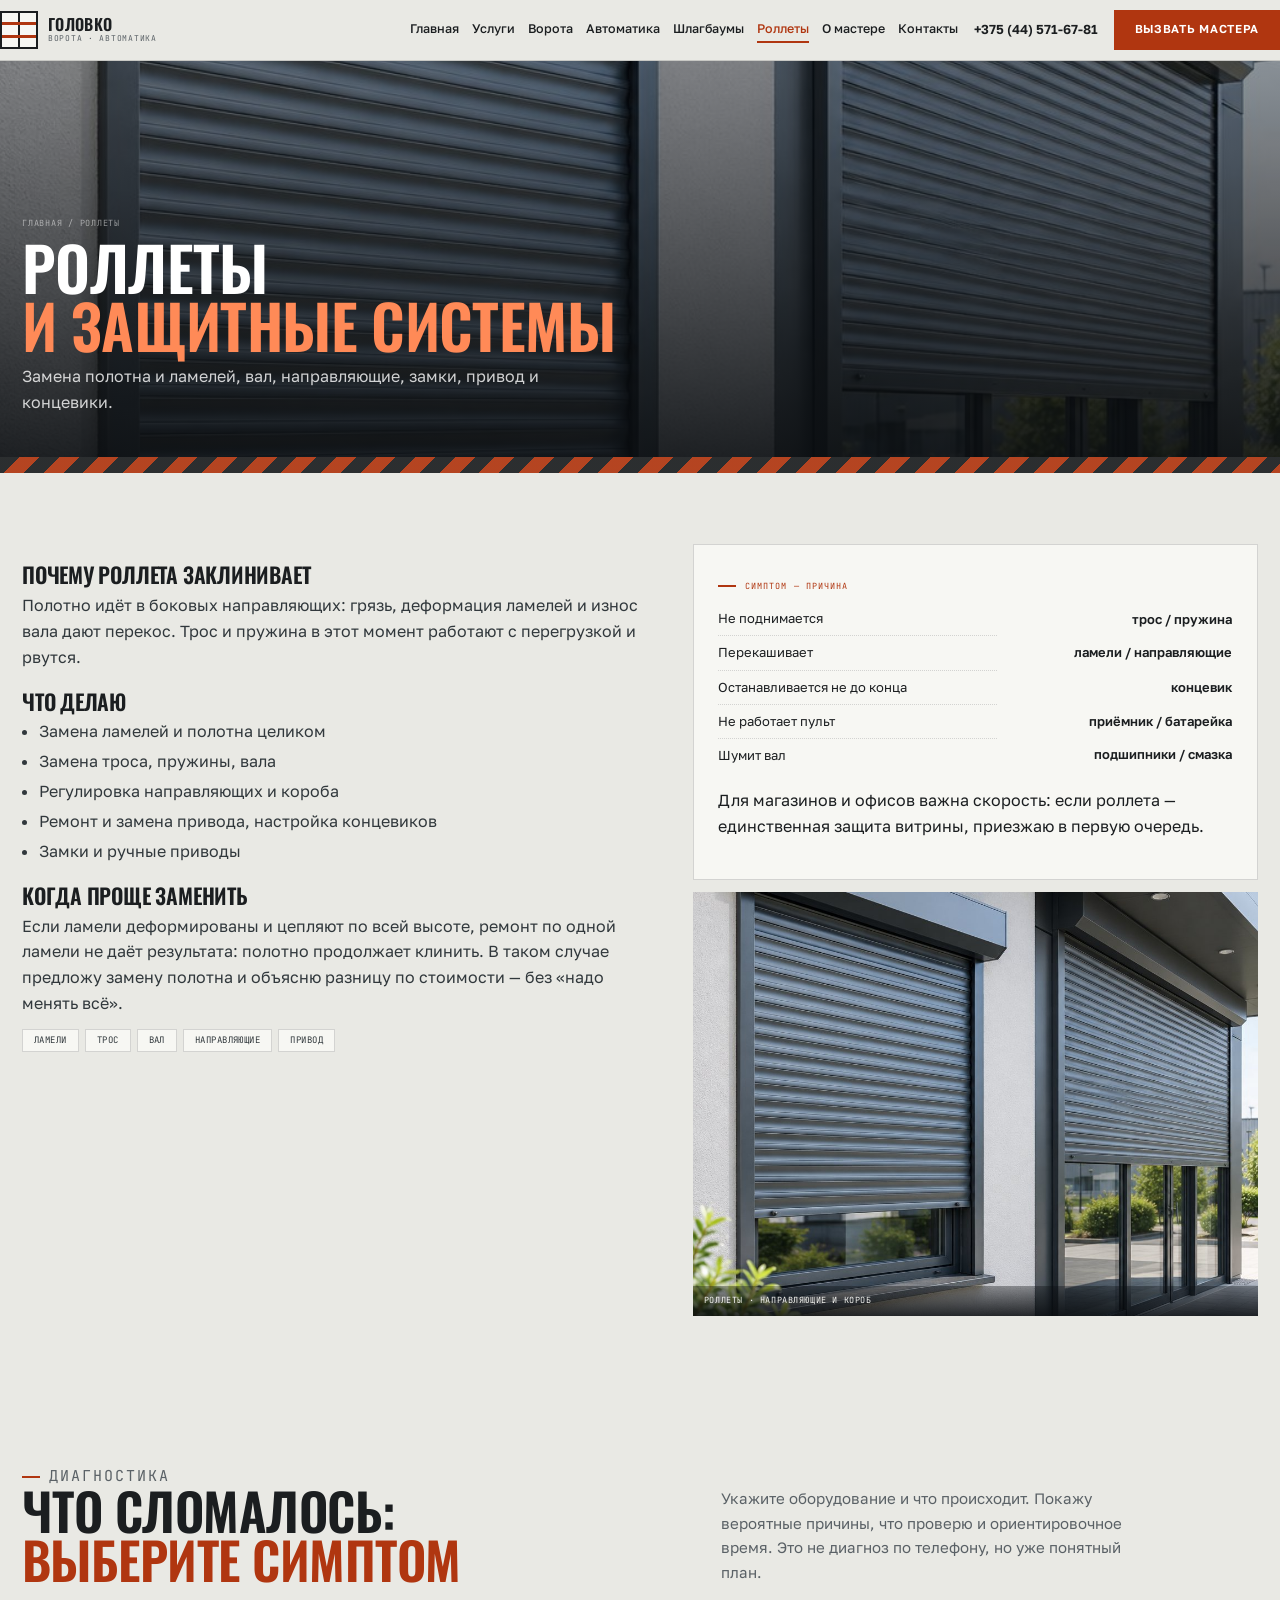
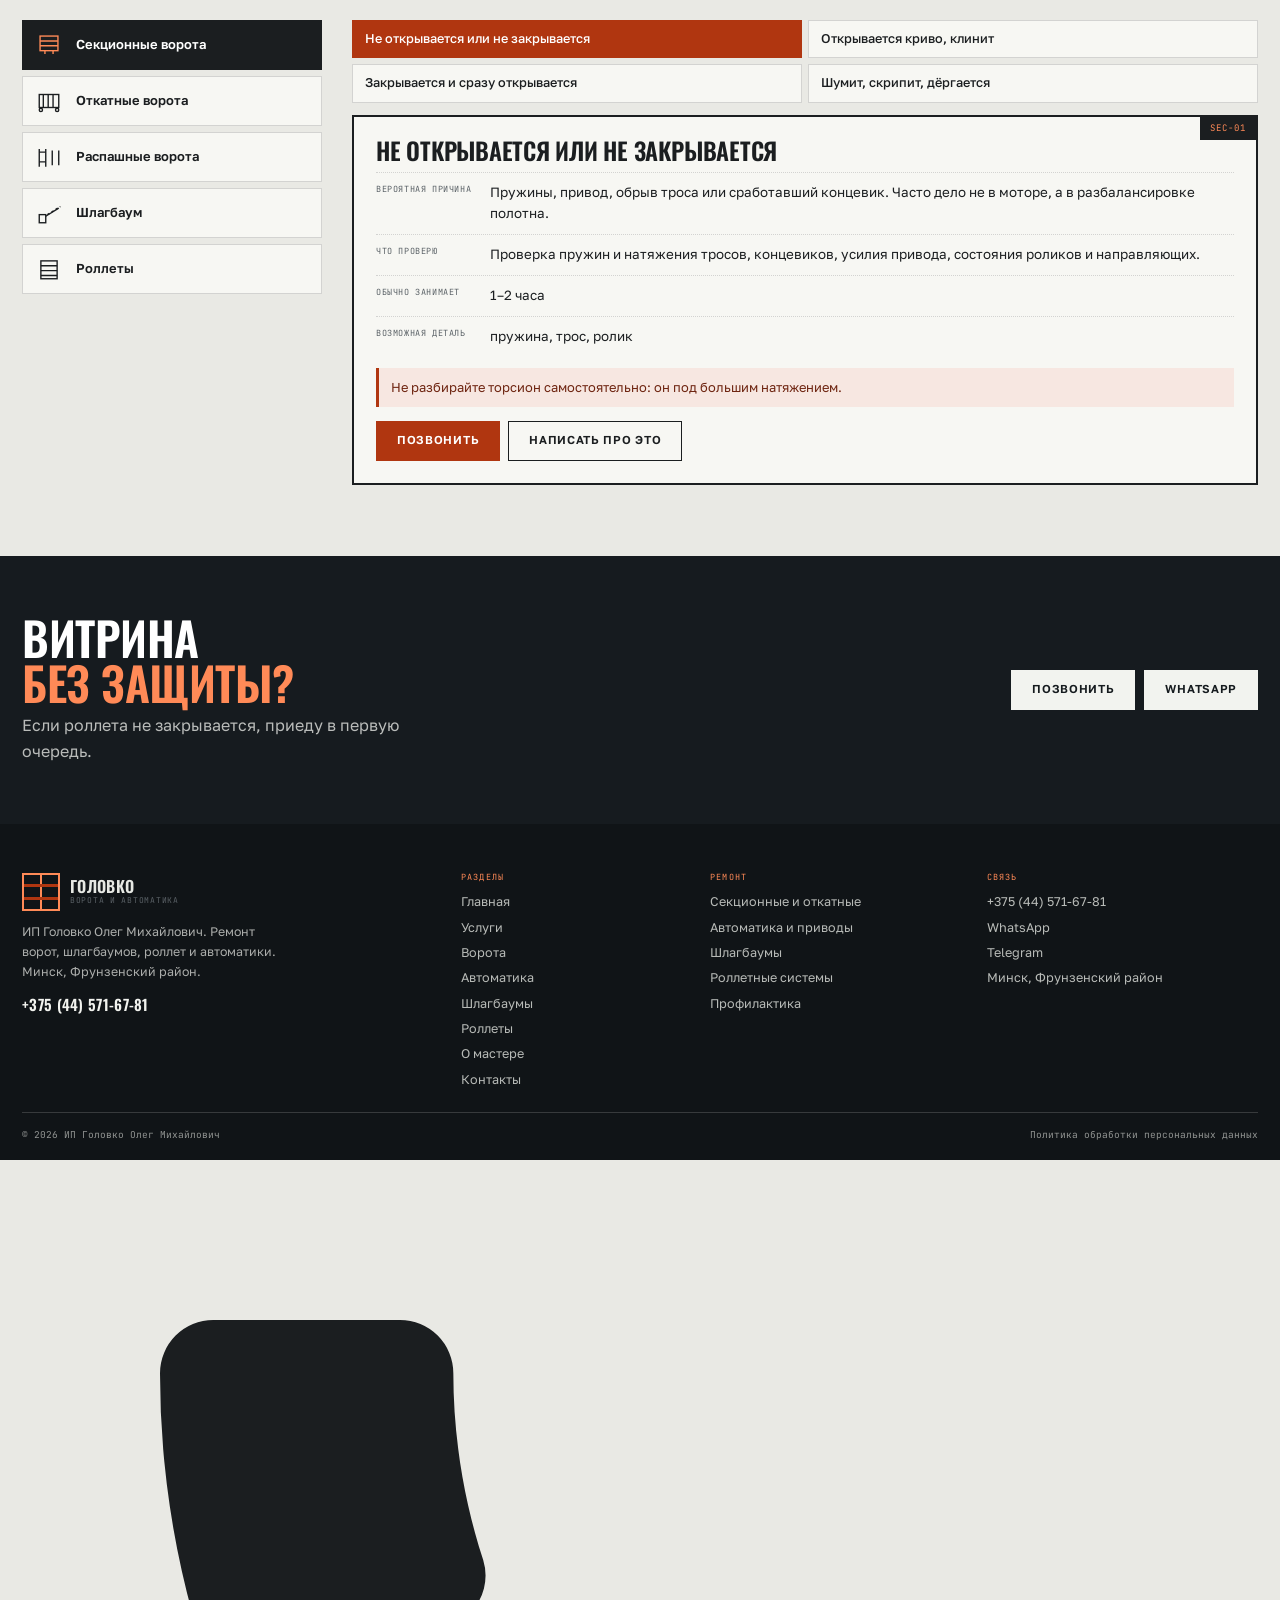
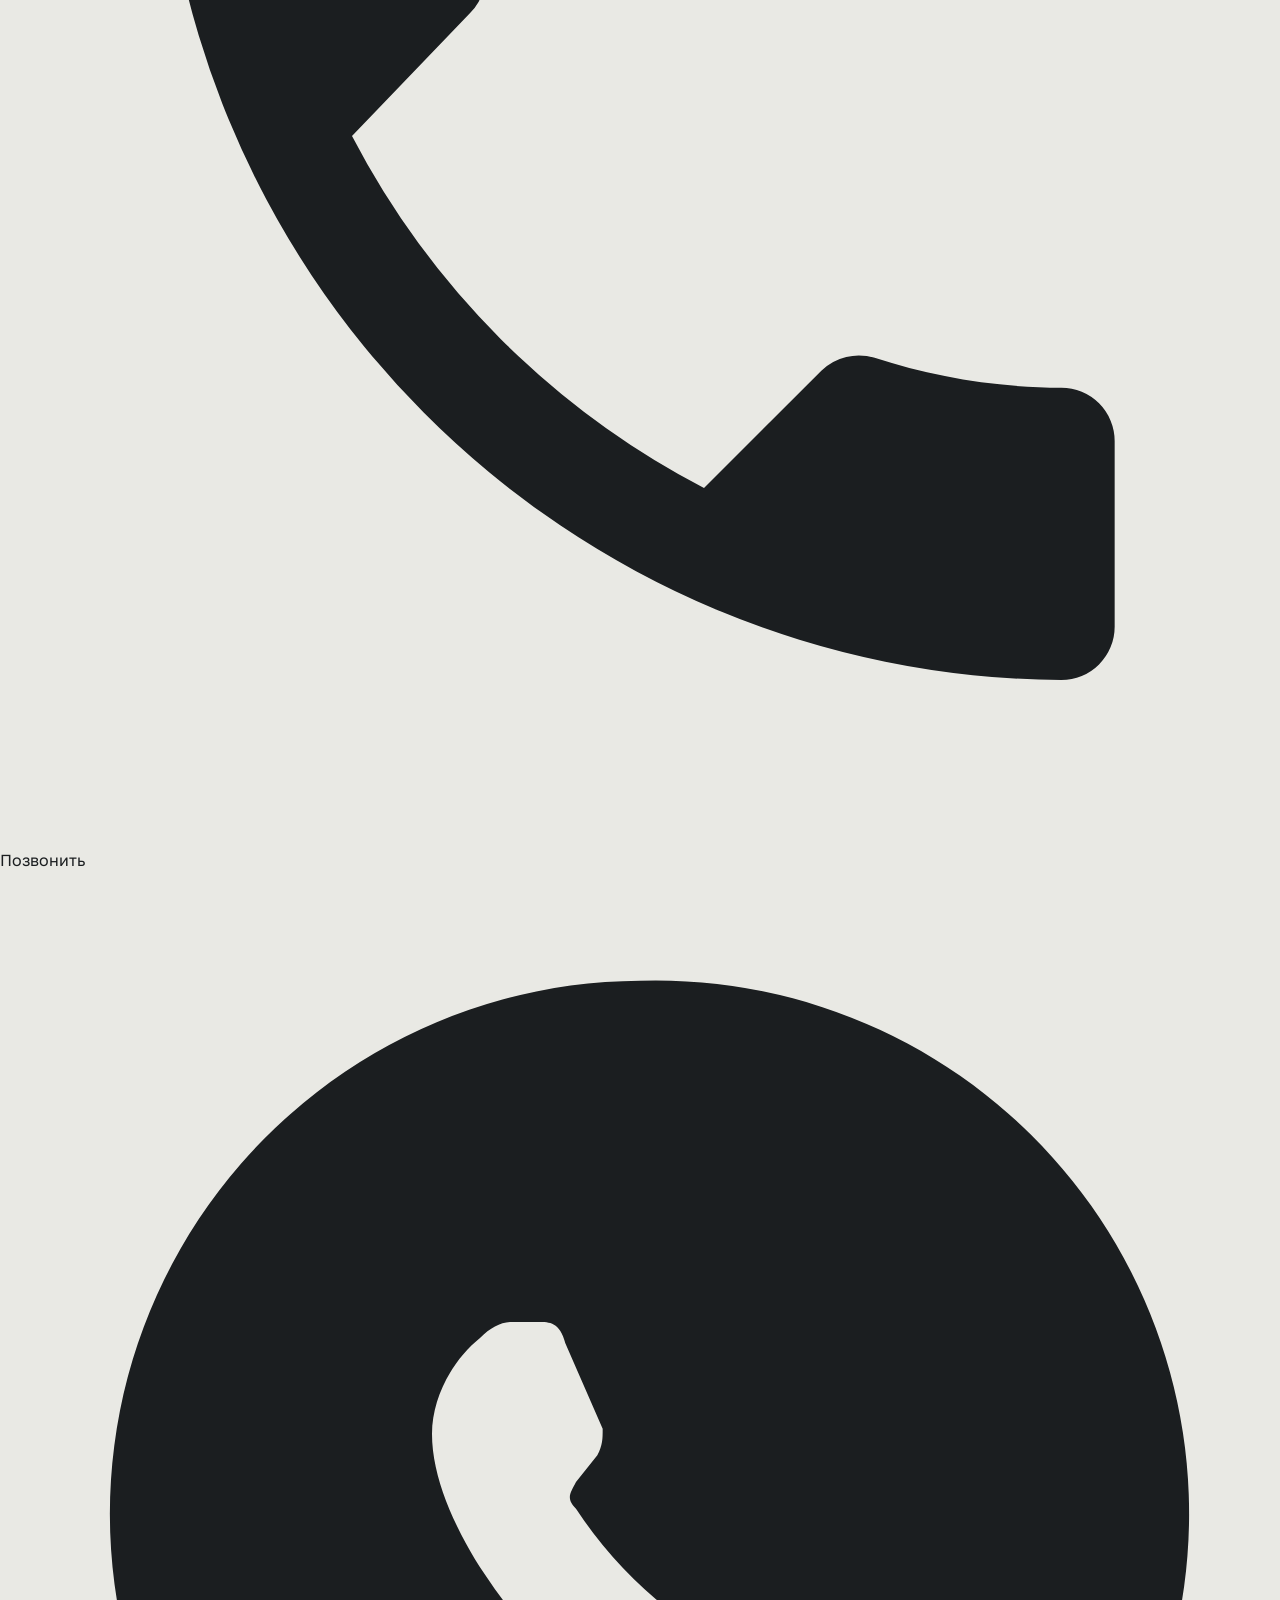
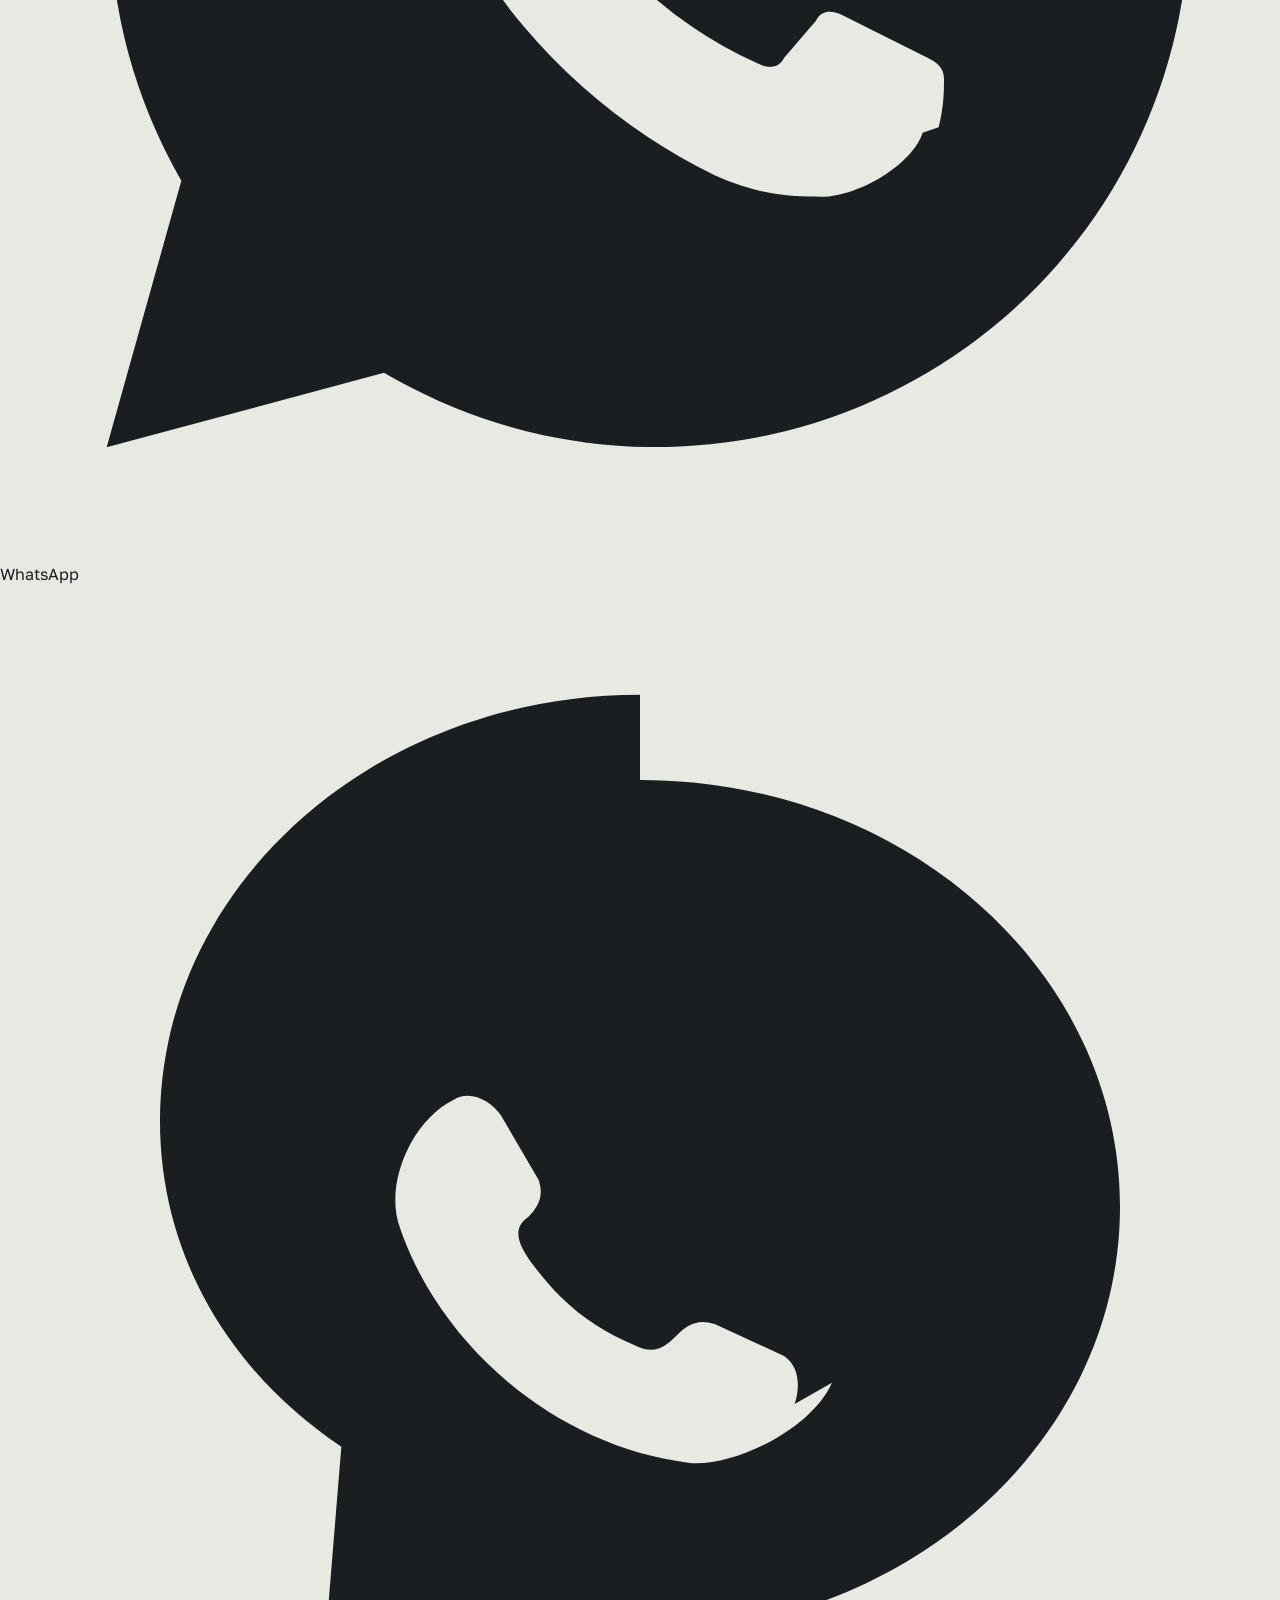
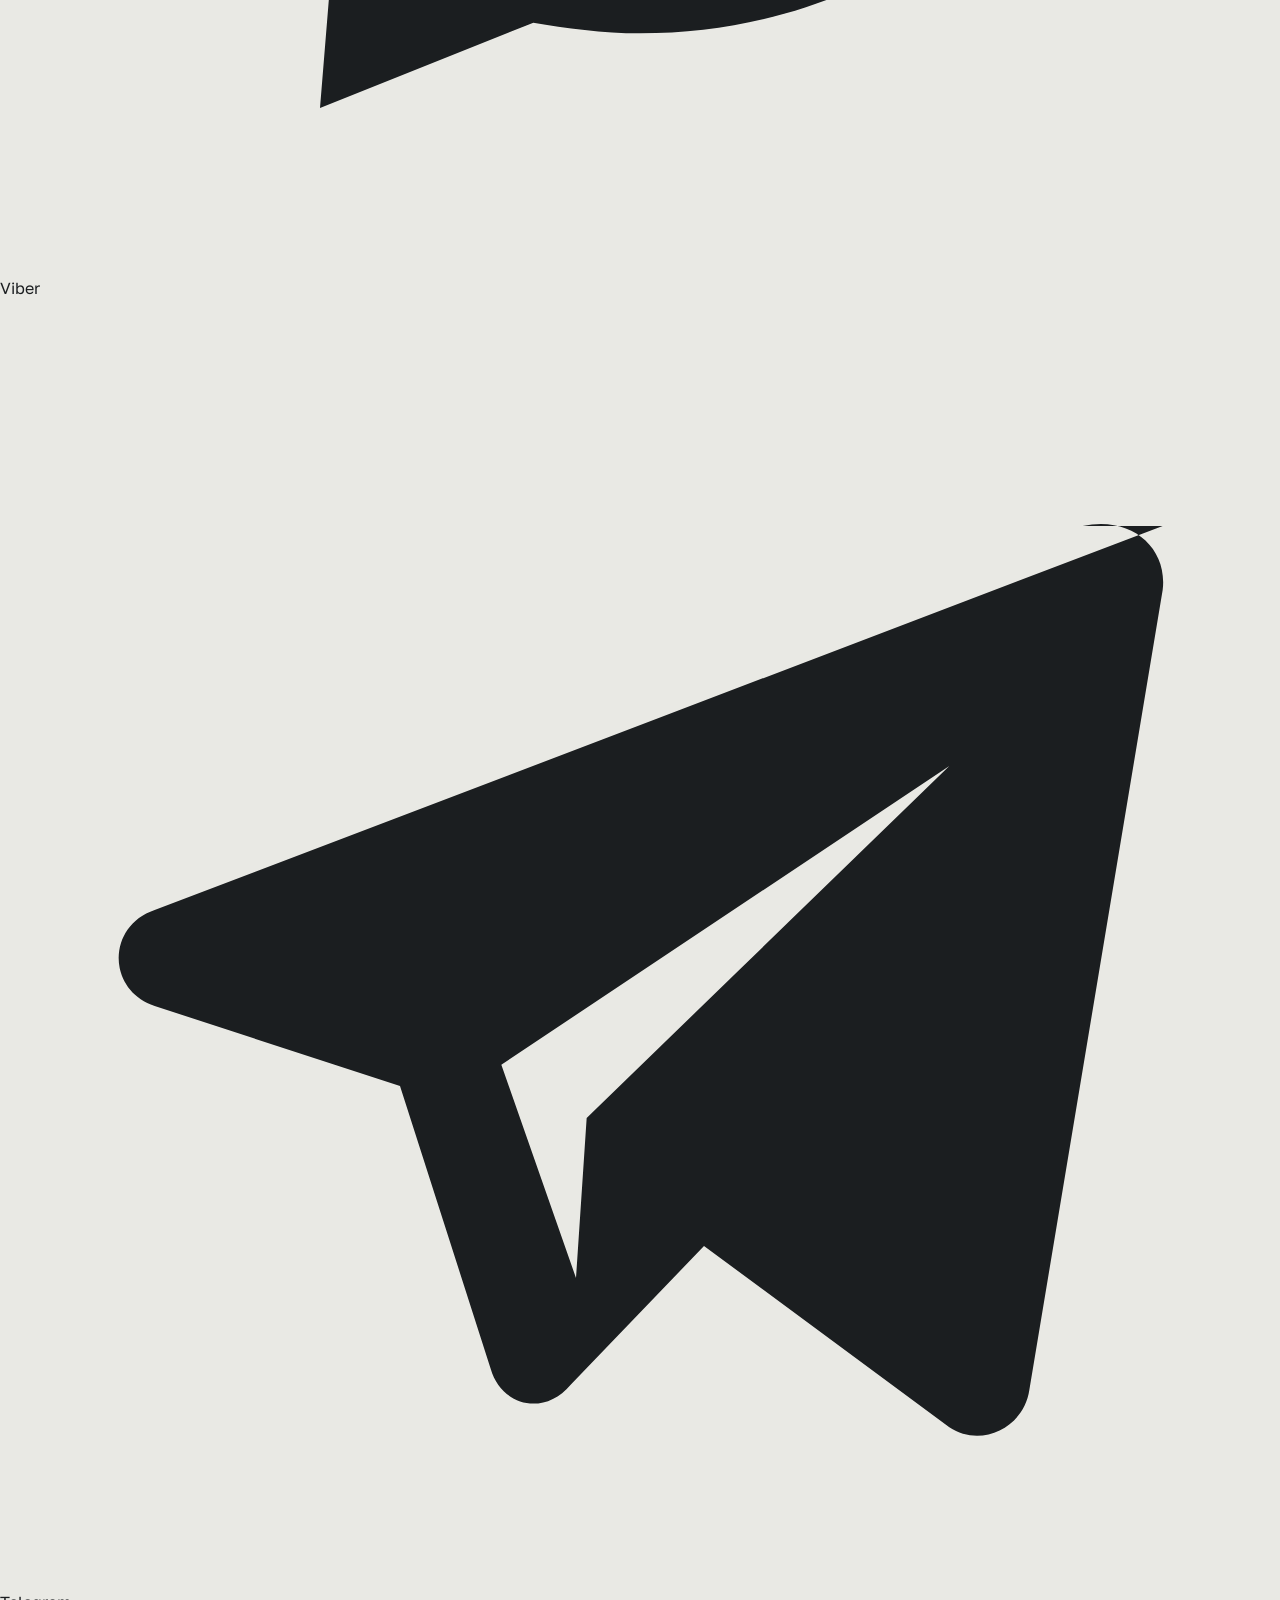
<file: rollet.html>
<!DOCTYPE html>
<html lang="ru">
<head>
<meta charset="utf-8">
<meta name="viewport" content="width=device-width, initial-scale=1">
<title>Ремонт роллет и защитных систем | Минск</title>
<meta name="description" content="Ремонт роллет: замена ламелей и полотна, трос, вал, направляющие, привод и концевики. Минск.">
<meta property="og:title" content="Ремонт роллет и защитных систем | Минск">
<meta property="og:description" content="Ремонт роллет: замена ламелей и полотна, трос, вал, направляющие, привод и концевики. Минск.">
<meta property="og:type" content="website">
<meta name="theme-color" content="#E9E9E4">
<style>
:root{--bg:#E9E9E4;--bg2:#DCDCD5;--ink:#1B1E20;--ink2:#2B3033;--paper:#F7F7F3;
--acc:#B03610;--acc2:#F0742F;--steel:#8C939A;--muted:#5A6166;--line:rgba(27,30,32,.16);
--d:'Oswald',system-ui,sans-serif;--b:'Golos Text',system-ui,sans-serif;--m:'JetBrains Mono',ui-monospace,monospace;
--pad:22px;--max:1300px}
*{box-sizing:border-box}html{-webkit-text-size-adjust:100%}body{margin:0;background:var(--bg);color:var(--ink);font:16px/1.62 var(--b);-webkit-font-smoothing:antialiased}
img{max-width:100%;display:block}h1,h2,h3{margin:0;font-family:var(--d);font-weight:600;line-height:.96;letter-spacing:-.01em;text-transform:uppercase}
a{color:inherit;text-decoration:none}[hidden]{display:none!important}
.wrap{width:100%;max-width:var(--max);margin:0 auto;padding:0 var(--pad)}
.header{position:sticky;top:0;z-index:40;background:rgba(233,233,228,.95);border-bottom:1px solid var(--line);backdrop-filter:blur(8px)}
.header__in{display:flex;align-items:center;gap:16px;padding:10px 0}
.logo{display:flex;align-items:center;gap:10px}
.logo__mark{width:38px;height:38px;border:2px solid var(--ink);display:grid;place-items:center;background:var(--paper);position:relative;overflow:hidden}
.logo__mark::before,.logo__mark::after{content:'';position:absolute;left:0;right:0;height:3px;background:var(--acc)}
.logo__mark::before{top:9px}.logo__mark::after{bottom:9px}
.logo__mark i{width:2px;height:100%;background:var(--ink)}
.logo__txt{display:flex;flex-direction:column;line-height:1.15}
.logo__txt b{font:600 16px/1 var(--d);letter-spacing:.02em;text-transform:uppercase}
.logo__txt i{font:400 8px/1.5 var(--m);letter-spacing:.09em;text-transform:uppercase;color:var(--muted);font-style:normal}
.nav{display:flex;gap:13px;margin-left:auto;font:500 12.5px/1 var(--b)}
.nav a{padding:6px 0;border-bottom:2px solid transparent}
.nav a:hover,.nav a.is-on{border-color:var(--acc);color:var(--acc)}
.header__tel{font:600 13px/1 var(--b);white-space:nowrap}
.btn{display:inline-flex;align-items:center;justify-content:center;gap:8px;padding:13px 20px;font:600 11.5px/1 var(--b);letter-spacing:.06em;text-transform:uppercase;border:1px solid var(--acc);background:var(--acc);color:#fff;cursor:pointer;transition:.18s}
.btn:hover{background:#B33A13;border-color:#B33A13}
.btn--ink{background:var(--ink);border-color:var(--ink)}
.btn--ink:hover{background:#000}
.btn--ghost{background:transparent;color:var(--ink);border-color:var(--ink)}
.btn--ghost:hover{background:var(--ink);color:#fff}
.burger{display:none;width:42px;height:36px;border:1px solid var(--ink);background:transparent;align-items:center;justify-content:center;flex-direction:column;gap:4px;cursor:pointer}
.burger i{display:block;width:16px;height:1px;background:var(--ink)}
.burger.is-close i:first-child{transform:rotate(45deg) translateY(3px)}
.burger.is-close i:last-child{transform:rotate(-45deg) translateY(-3px)}
.drawer{position:fixed;inset:0;z-index:90;background:rgba(16,19,21,.82);display:none}
.drawer[data-open]{display:block}
.drawer__in{position:absolute;inset:0 0 0 auto;width:min(400px,92vw);background:var(--bg);padding:18px;overflow-y:auto}
.drawer__top{display:flex;justify-content:space-between;align-items:center;margin-bottom:16px}
.drawer__nav{display:grid;font:600 20px/1 var(--d);text-transform:uppercase}
.drawer__nav a{padding:13px 0;border-bottom:1px solid var(--line)}
.drawer__cta{width:100%;margin-top:16px}
.drawer__note{font-size:12px;color:var(--muted);margin-top:10px}
body.is-locked{overflow:hidden}
.hero{position:relative;min-height:min(94svh,820px);display:flex;align-items:flex-end;overflow:hidden;background:#12161A}
.hero__img{position:absolute;inset:0;width:100%;height:100%;object-fit:cover}
.hero::after{content:'';position:absolute;inset:0;background:linear-gradient(180deg,rgba(10,13,16,.44),rgba(10,13,16,.08) 40%,rgba(10,13,16,.86) 76%,#12161A 100%)}
.hero__in{position:relative;z-index:2;width:100%;padding:clamp(28px,4.6vw,58px) 0 clamp(14px,2vw,22px);color:#F6F6F2}
.hero h1{font-size:clamp(2.1rem,6.2vw,5rem);letter-spacing:-.02em;color:#fff}
.hero h1 em{font-style:normal;color:#FF8A57}
.hero__lede{max-width:44ch;margin:14px 0 18px;color:rgba(246,246,242,.88)}
.hero__acts{display:flex;flex-wrap:wrap;gap:9px;margin-bottom:clamp(14px,2.2vw,26px)}
.hero__acts .btn--ghost{color:#fff;border-color:rgba(255,255,255,.62)}
.hero__acts .btn--ghost:hover{background:#fff;color:var(--ink)}
.hero__facts{display:grid;grid-template-columns:repeat(4,minmax(0,1fr));border-top:1px solid rgba(255,255,255,.28);gap:0 12px}
.hero__facts div{padding:11px 0 0}
.hero__facts b{display:block;font:600 clamp(1rem,1.6vw,1.22rem)/1.2 var(--d);text-transform:uppercase}
.hero__facts span{font:400 8.5px/1.5 var(--m);letter-spacing:.08em;text-transform:uppercase;color:#FF8A57}
@media (max-width:1024px){.nav{display:none}.burger{display:flex}.header__tel{display:none}.hero__facts{grid-template-columns:1fr 1fr}}
@media (max-width:380px){.header .btn{display:none}}
</style>
<link rel="preconnect" href="https://fonts.googleapis.com">
<link rel="preconnect" href="https://fonts.gstatic.com" crossorigin>
<link href="https://fonts.googleapis.com/css2?family=Oswald:wght@400;500;600&family=Golos+Text:wght@400;500;600&family=JetBrains+Mono:wght@400;500&display=swap" rel="stylesheet">
<link rel="stylesheet" href="assets/css/style.v1.css">
<link rel="icon" href="assets/img/favicon.svg" type="image/svg+xml">
</head>
<body>
<header class="header"><div class="header__in wrap">
<a class="logo" href="index.html"><span class="logo__mark"><i></i></span><span class="logo__txt"><b>Головко</b><i>ворота · автоматика</i></span></a>
<nav class="nav" aria-label="Основное меню"><a href="index.html">Главная</a><a href="uslugi.html">Услуги</a><a href="vorota.html">Ворота</a><a href="avtomatika.html">Автоматика</a><a href="shlagbaumy.html">Шлагбаумы</a><a href="rollet.html" class="is-on">Роллеты</a><a href="o-mastere.html">О мастере</a><a href="kontakty.html">Контакты</a></nav>
<a class="header__tel" href="tel:+375445716781">+375 (44) 571-67-81</a>
<a class="btn" href="#zayavka">Вызвать мастера</a>
<button class="burger" type="button" aria-label="Меню" aria-expanded="false" aria-controls="drawer"><i></i><i></i><i></i></button>
</div></header>
<div class="drawer" id="drawer" role="dialog" aria-modal="true" aria-label="Меню" hidden>
<div class="drawer__in">
<div class="drawer__top">
<a class="logo" href="index.html"><span class="logo__mark"><i></i></span><span class="logo__txt"><b>Головко</b><i>Минск</i></span></a>
<button class="burger is-close" type="button" data-close aria-label="Закрыть меню"><i></i><i></i></button>
</div>
<nav class="drawer__nav"><a href="index.html">Главная</a><a href="uslugi.html">Услуги</a><a href="vorota.html">Ворота</a><a href="avtomatika.html">Автоматика</a><a href="shlagbaumy.html">Шлагбаумы</a><a href="rollet.html">Роллеты</a><a href="o-mastere.html">О мастере</a><a href="kontakty.html">Контакты</a></nav>
<a class="btn drawer__cta" href="tel:+375445716781">Позвонить +375 (44) 571-67-81</a>
<p class="drawer__note">Ремонт секционных, откатных и распашных ворот, шлагбаумов и роллет. Автоматика любых производителей, диагностика, профилактика. Минск, Фрунзенский район. Звоните в любое время.</p>
</div></div>
<main>
<section class="phero"><img src="assets/img/shutter.jpg" alt="Роллеты" width="1024" height="1024">
<div class="phero__in"><div class="wrap"><div class="crumbs"><a href="index.html">Главная</a> / Роллеты</div>
<h1>Роллеты<br><em>и защитные системы</em></h1><p>Замена полотна и ламелей, вал, направляющие, замки, привод и концевики.</p></div></div></section>
<div class="hazard" aria-hidden="true"></div>
<section class="section"><div class="wrap"><div class="two">
<div class="prose">
<h3>Почему роллета заклинивает</h3>
<p>Полотно идёт в боковых направляющих: грязь, деформация ламелей и износ вала дают перекос. Трос и пружина в этот момент работают с перегрузкой и рвутся.</p>
<h3>Что делаю</h3>
<ul>
<li>Замена ламелей и полотна целиком</li>
<li>Замена троса, пружины, вала</li>
<li>Регулировка направляющих и короба</li>
<li>Ремонт и замена привода, настройка концевиков</li>
<li>Замки и ручные приводы</li>
</ul>
<h3>Когда проще заменить</h3>
<p>Если ламели деформированы и цепляют по всей высоте, ремонт по одной ламели не даёт результата: полотно продолжает клинить. В таком случае предложу замену полотна и объясню разницу по стоимости — без «надо менять всё».</p>
<div class="chips"><span class="chip">Ламели</span><span class="chip">Трос</span><span class="chip">Вал</span><span class="chip">Направляющие</span><span class="chip">Привод</span></div>
</div>
<div>
<div class="card"><p class="eyebrow">симптом — причина</p>
<table style="width:100%;border-collapse:collapse;font-size:13px">
<tbody>
<tr><td style="padding:6px 0;border-bottom:1px dotted var(--line)">Не поднимается</td><td style="text-align:right;font-weight:600">трос / пружина</td></tr>
<tr><td style="padding:6px 0;border-bottom:1px dotted var(--line)">Перекашивает</td><td style="text-align:right;font-weight:600">ламели / направляющие</td></tr>
<tr><td style="padding:6px 0;border-bottom:1px dotted var(--line)">Останавливается не до конца</td><td style="text-align:right;font-weight:600">концевик</td></tr>
<tr><td style="padding:6px 0;border-bottom:1px dotted var(--line)">Не работает пульт</td><td style="text-align:right;font-weight:600">приёмник / батарейка</td></tr>
<tr><td style="padding:6px 0">Шумит вал</td><td style="text-align:right;font-weight:600">подшипники / смазка</td></tr>
</tbody></table>
<p class="note">Для магазинов и офисов важна скорость: если роллета — единственная защита витрины, приезжаю в первую очередь.</p></div>
<div class="gal" style="grid-template-columns:1fr;margin-top:12px"><figure><img src="assets/img/shutter.jpg" alt="Роллеты" width="1024" height="1024" loading="lazy"><figcaption>Роллеты · направляющие и короб</figcaption></figure></div>
</div>
</div></div></section>

<section class="section anchor" id="diag"><div class="wrap">
<div class="sec-head"><div><p class="eyebrow">диагностика</p><h2 class="h2">Что сломалось:<br><em>выберите симптом</em></h2></div>
<p>Укажите оборудование и что происходит. Покажу вероятные причины, что проверю и ориентировочное время. Это не диагноз по телефону, но уже понятный план.</p></div>
<div class="diag">
<div class="equip" id="equip" role="group" aria-label="Тип оборудования"></div>
<div>
<div class="sym" id="sym" role="group" aria-label="Симптом"></div>
<div class="panel" id="panel" aria-live="polite"></div>
</div>
</div>
</div></section>

<section class="cta"><div class="wrap cta__in"><div><h2>Витрина<br><em>без защиты?</em></h2><p>Если роллета не закрывается, приеду в первую очередь.</p></div>
<div class="cta__acts"><a class="btn btn--light" href="tel:+375445716781">Позвонить</a><a class="btn btn--light" href="https://wa.me/375445716781" target="_blank" rel="noopener">WhatsApp</a></div></div></section>
</main>
<footer class="footer"><div class="wrap">
<div class="footer__top">
<div class="footer__about"><a class="logo logo--f" href="index.html"><span class="logo__mark"><i></i></span><span class="logo__txt"><b>Головко</b><i>ворота и автоматика</i></span></a>
<p>ИП Головко Олег Михайлович. Ремонт ворот, шлагбаумов, роллет и автоматики. Минск, Фрунзенский район.</p>
<a class="footer__tel" href="tel:+375445716781">+375 (44) 571-67-81</a>
</div>
<div><h4>Разделы</h4><ul><li><a href="index.html">Главная</a></li><li><a href="uslugi.html">Услуги</a></li><li><a href="vorota.html">Ворота</a></li><li><a href="avtomatika.html">Автоматика</a></li><li><a href="shlagbaumy.html">Шлагбаумы</a></li><li><a href="rollet.html">Роллеты</a></li><li><a href="o-mastere.html">О мастере</a></li><li><a href="kontakty.html">Контакты</a></li></ul></div>
<div><h4>Ремонт</h4><ul><li><a href="vorota.html">Секционные и откатные</a></li><li><a href="avtomatika.html">Автоматика и приводы</a></li><li><a href="shlagbaumy.html">Шлагбаумы</a></li><li><a href="rollet.html">Роллетные системы</a></li><li><a href="uslugi.html#prof">Профилактика</a></li></ul></div>
<div><h4>Связь</h4><ul><li><a href="tel:+375445716781">+375 (44) 571-67-81</a></li><li><a href="https://wa.me/375445716781" target="_blank" rel="noopener">WhatsApp</a></li><li><a href="https://t.me/+375445716781" target="_blank" rel="noopener">Telegram</a></li><li><a href="https://yandex.by/maps/?text=%D0%9C%D0%B8%D0%BD%D1%81%D0%BA%20%D1%80%D0%B5%D0%BC%D0%BE%D0%BD%D1%82%20%D0%B2%D0%BE%D1%80%D0%BE%D1%82%20%D0%B0%D0%B2%D1%82%D0%BE%D0%BC%D0%B0%D1%82%D0%B8%D0%BA%D0%B8" target="_blank" rel="noopener">Минск, Фрунзенский район</a></li></ul></div>
</div>
<div class="footer__bottom"><span>© <span id="yr">2026</span> ИП Головко Олег Михайлович</span>
<span><a href="politika.html">Политика обработки персональных данных</a></span></div>
</div></footer>
<div class="mbar" role="navigation" aria-label="Быстрая связь">
<a href="tel:+375445716781"><svg viewBox="0 0 24 24" fill="currentColor" aria-hidden="true"><path d="M6.6 10.8a15.5 15.5 0 0 0 6.6 6.6l2.2-2.2a1 1 0 0 1 1-.24c1.1.36 2.3.56 3.5.56a1 1 0 0 1 1 1V20a1 1 0 0 1-1 1A17 17 0 0 1 3 4a1 1 0 0 1 1-1h3.5a1 1 0 0 1 1 1c0 1.2.2 2.4.56 3.5a1 1 0 0 1-.25 1z"/></svg>Позвонить</a>
<a href="https://wa.me/375445716781" target="_blank" rel="noopener"><svg viewBox="0 0 24 24" fill="currentColor" aria-hidden="true"><path d="M12 2a10 10 0 0 0-8.6 15L2 22l5.2-1.4A10 10 0 1 0 12 2m5.3 14.1c-.2.6-1.2 1.2-1.9 1.2-.5 0-1.1 0-2-.4a11 11 0 0 1-4.4-3.9c-.5-.8-.9-1.7-.9-2.5 0-.7.4-1.4.9-1.8.2-.2.4-.3.6-.3h.5c.2 0 .4 0 .5.4l.7 1.6c0 .2 0 .3-.1.5l-.4.5c-.1.2-.2.3 0 .5a8 8 0 0 0 3.4 2.9c.2.1.4.1.5-.1l.6-.7c.1-.2.3-.2.5-.1l1.6.8c.2.1.3.2.3.4s0 .5-.1.9"/></svg>WhatsApp</a>
<a href="viber://chat?number=%2B375445716781"><svg viewBox="0 0 24 24" fill="currentColor" aria-hidden="true"><path d="M12 2C7 2 3 5.6 3 10c0 2.5 1.3 4.7 3.4 6.1L6 21l4-1.6c.6.1 1.3.2 2 .2 5 0 9-3.6 9-8s-4-8-9-8m3.6 11.3c-.4.9-1.9 1.6-2.7 1.5-2.4-.3-4.6-2.1-5.4-4.4-.3-.8.2-2 1-2.4.3-.2.7 0 .9.3l.7 1.2c.1.3 0 .5-.2.7-.3.2-.2.5.1.9.6.8 1.2 1.2 1.9 1.5.4.2.6 0 .8-.2s.4-.3.7-.2l1.3.6c.3.2.3.6.2.9"/></svg>Viber</a>
<a href="https://t.me/+375445716781" target="_blank" rel="noopener"><svg viewBox="0 0 24 24" fill="currentColor" aria-hidden="true"><path d="M21.8 4.2 2.9 11.4c-.9.3-.9 1.5 0 1.8l4.6 1.5 1.7 5.3c.2.7 1 .9 1.5.3l2.5-2.6 4.6 3.4c.6.4 1.4 0 1.5-.7l2.5-15c.1-.8-.6-1.4-1.5-1.2M9.4 14.3l8.4-5.6-6.8 6.6-.2 3z"/></svg>Telegram</a>
</div>
<script src="assets/js/main.v1.js"></script>
</body>
</html>
</file>
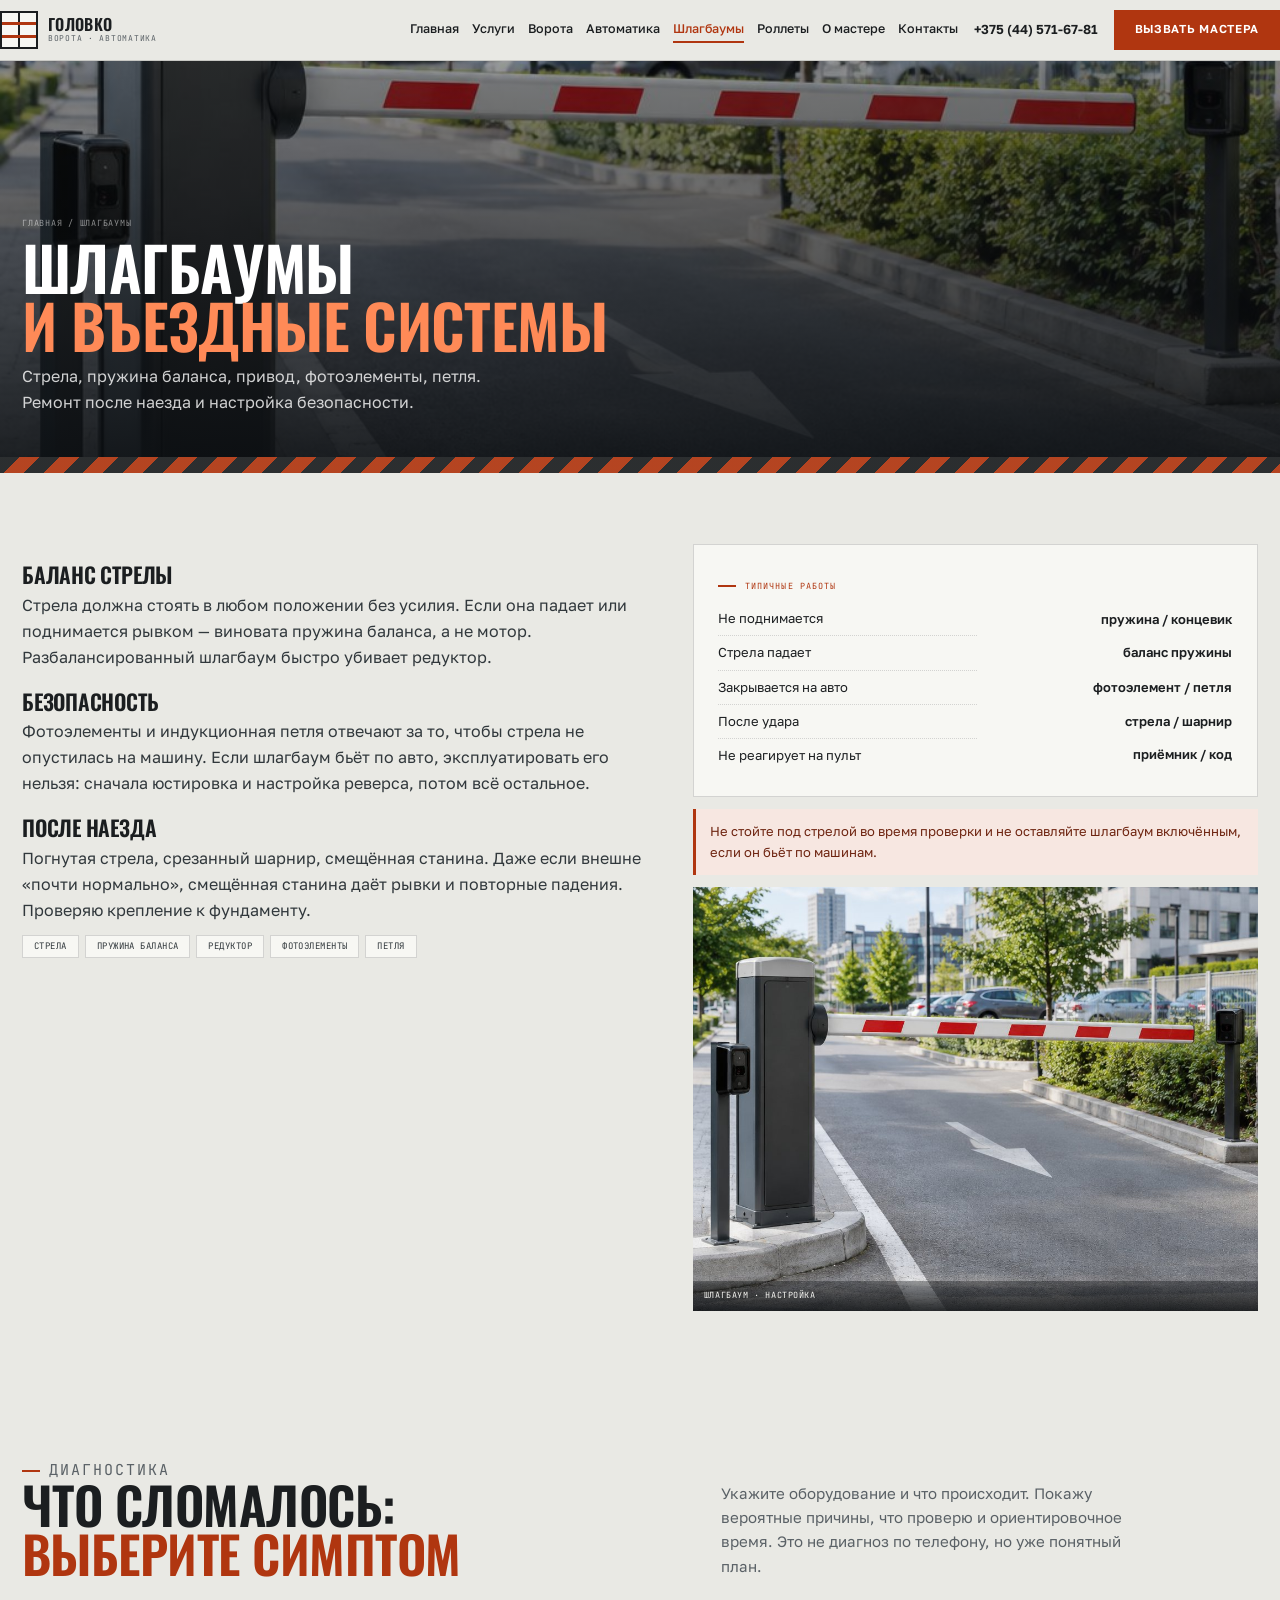
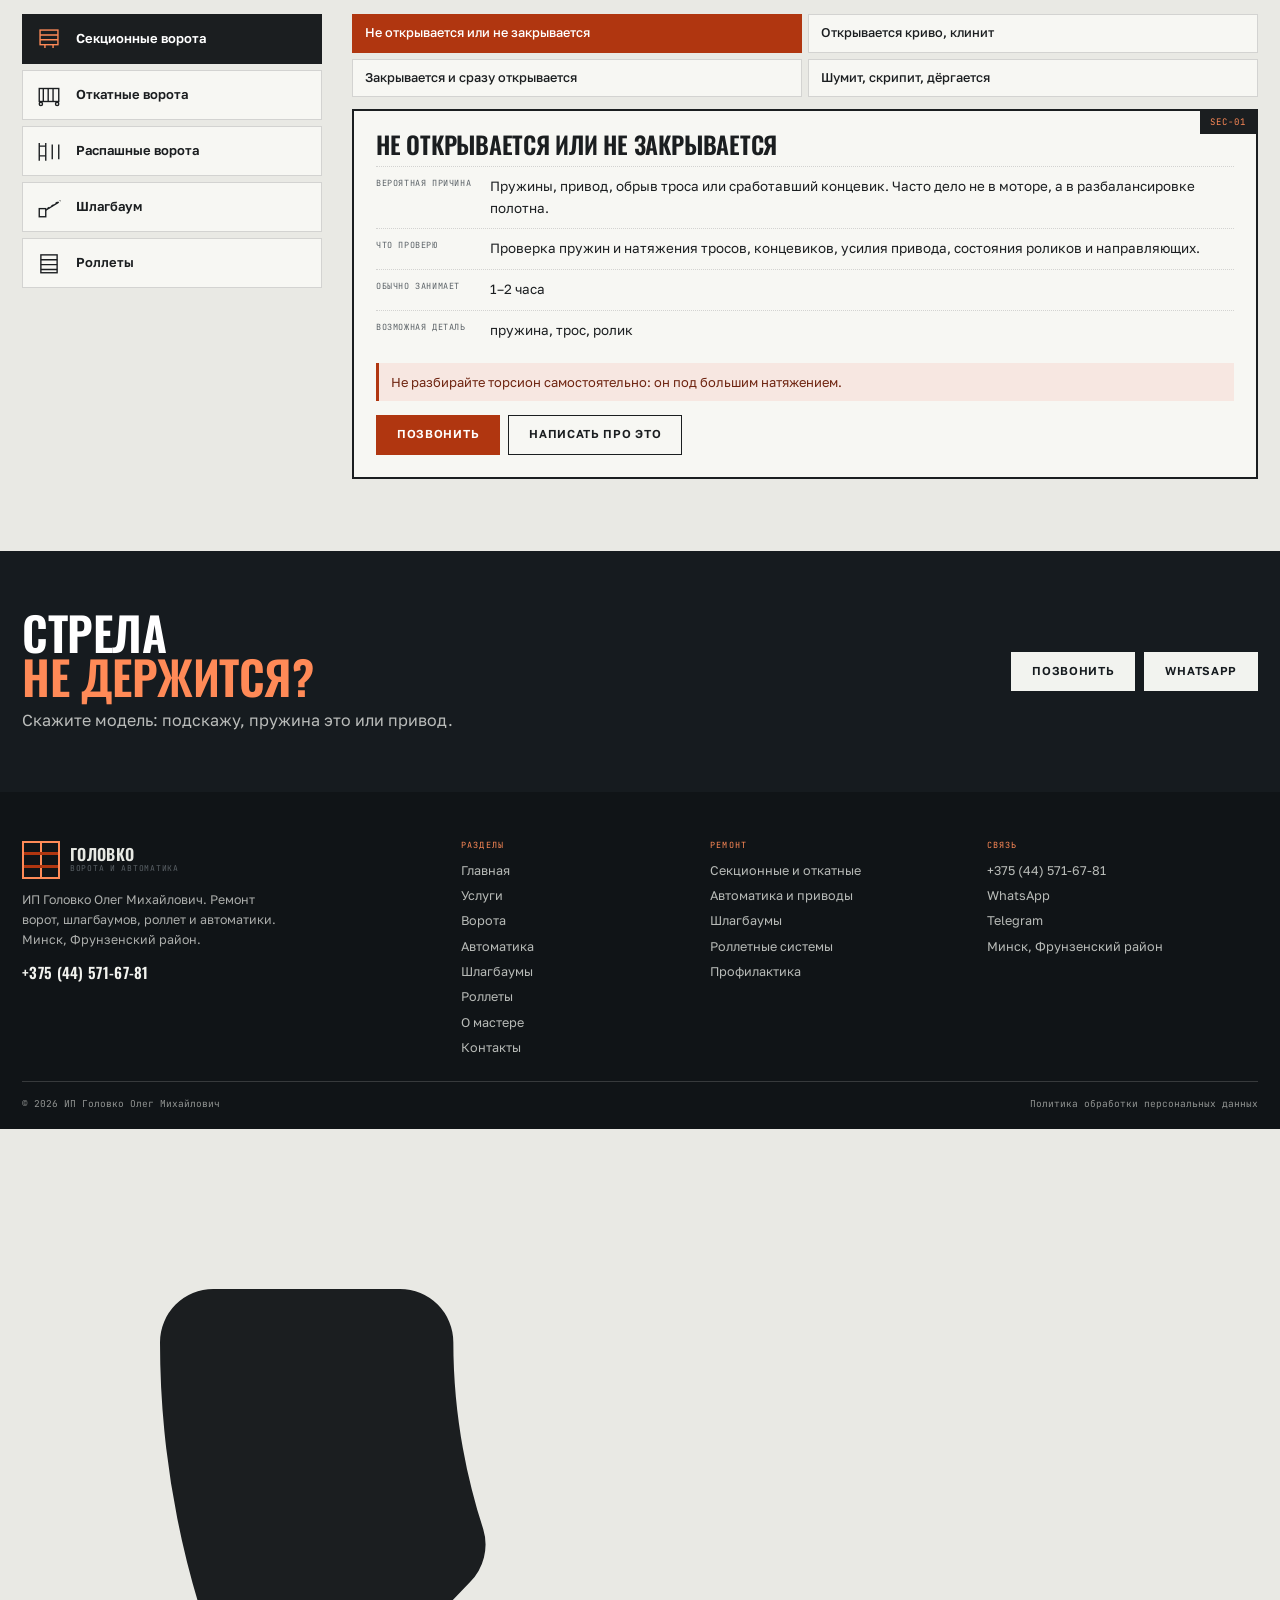
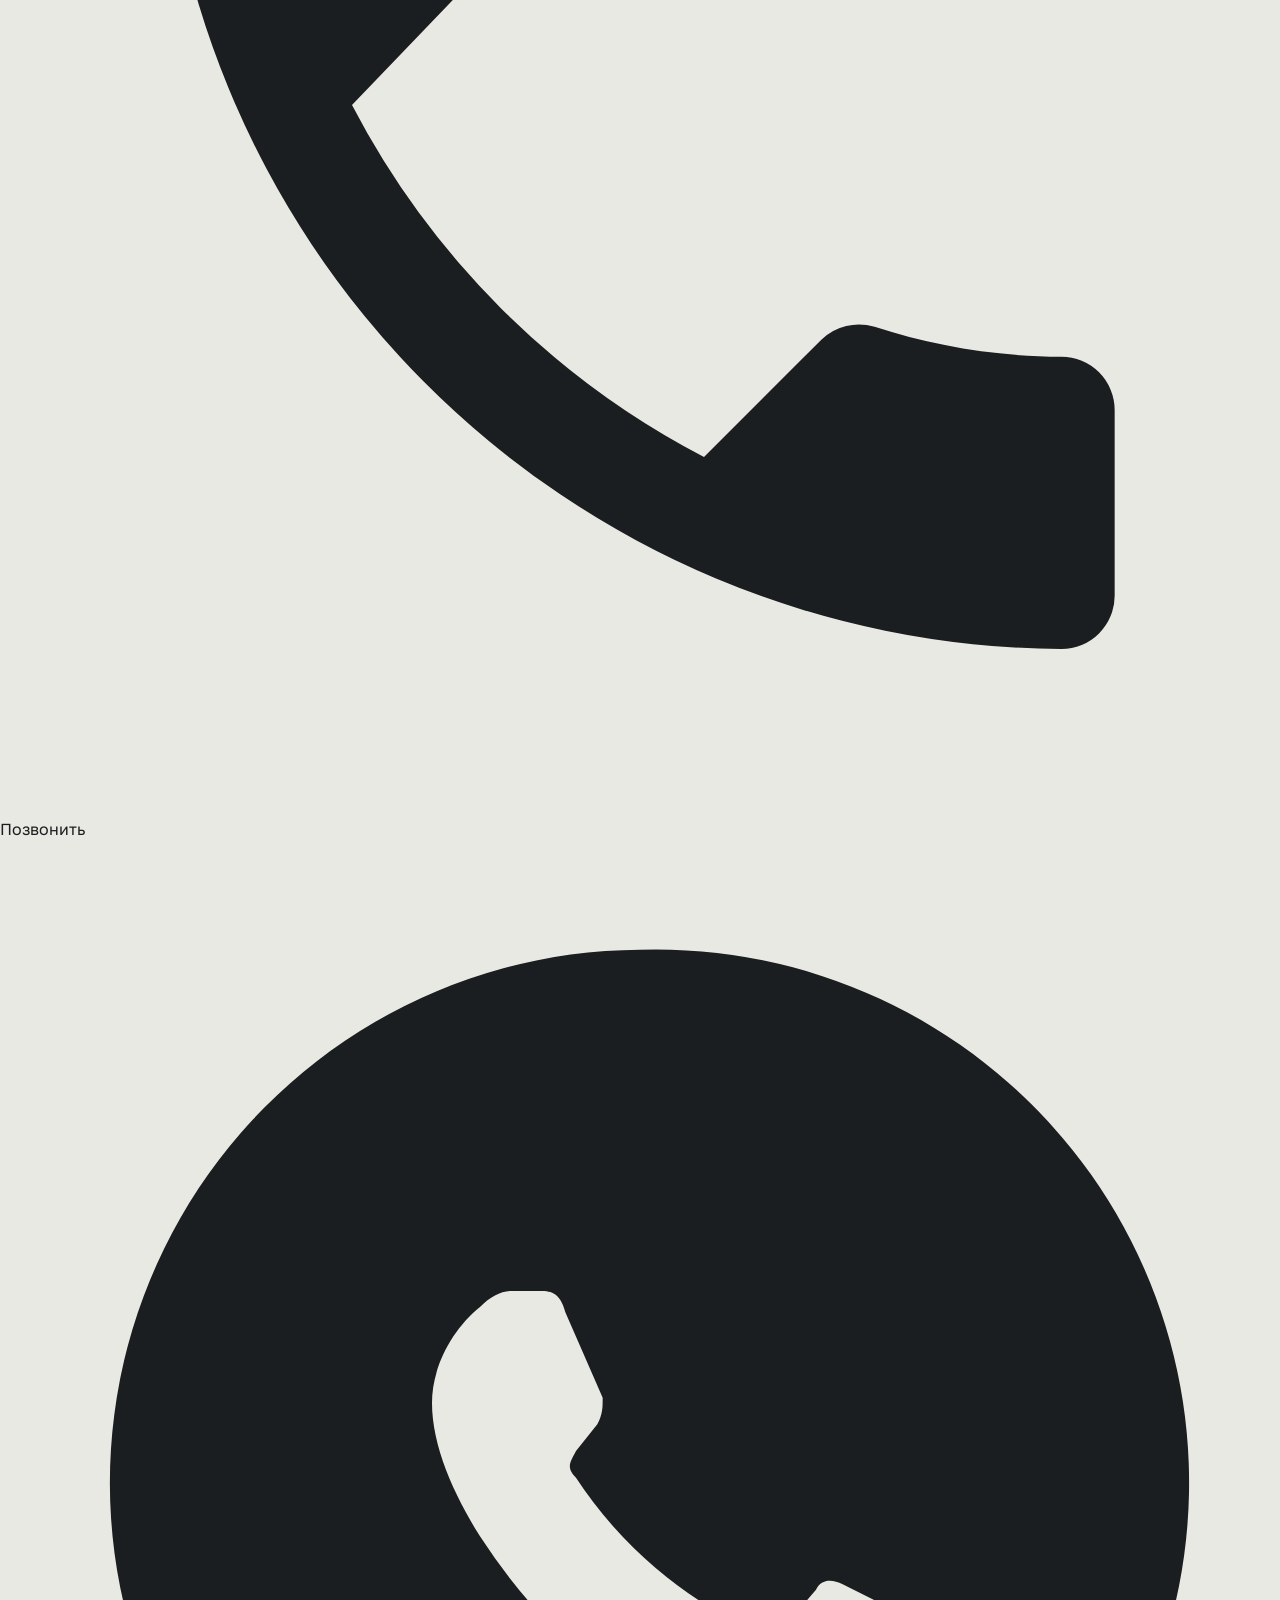
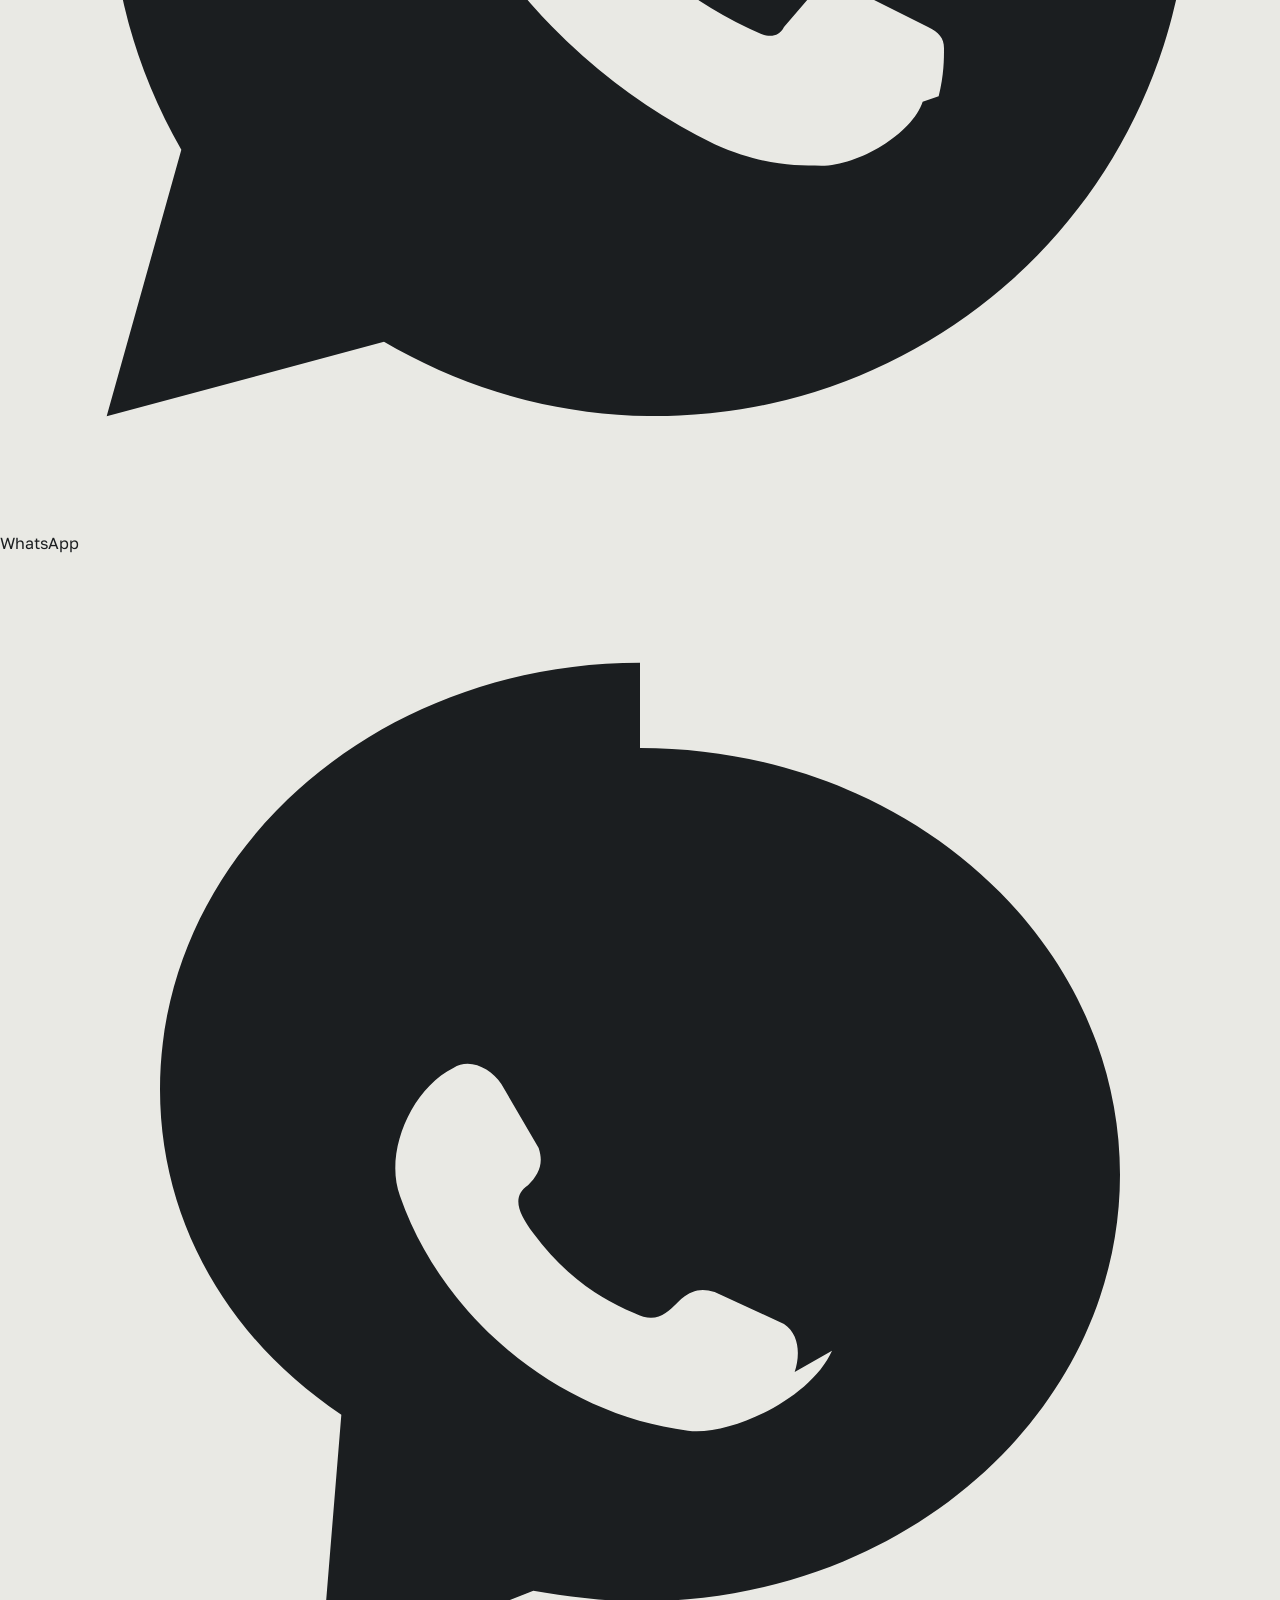
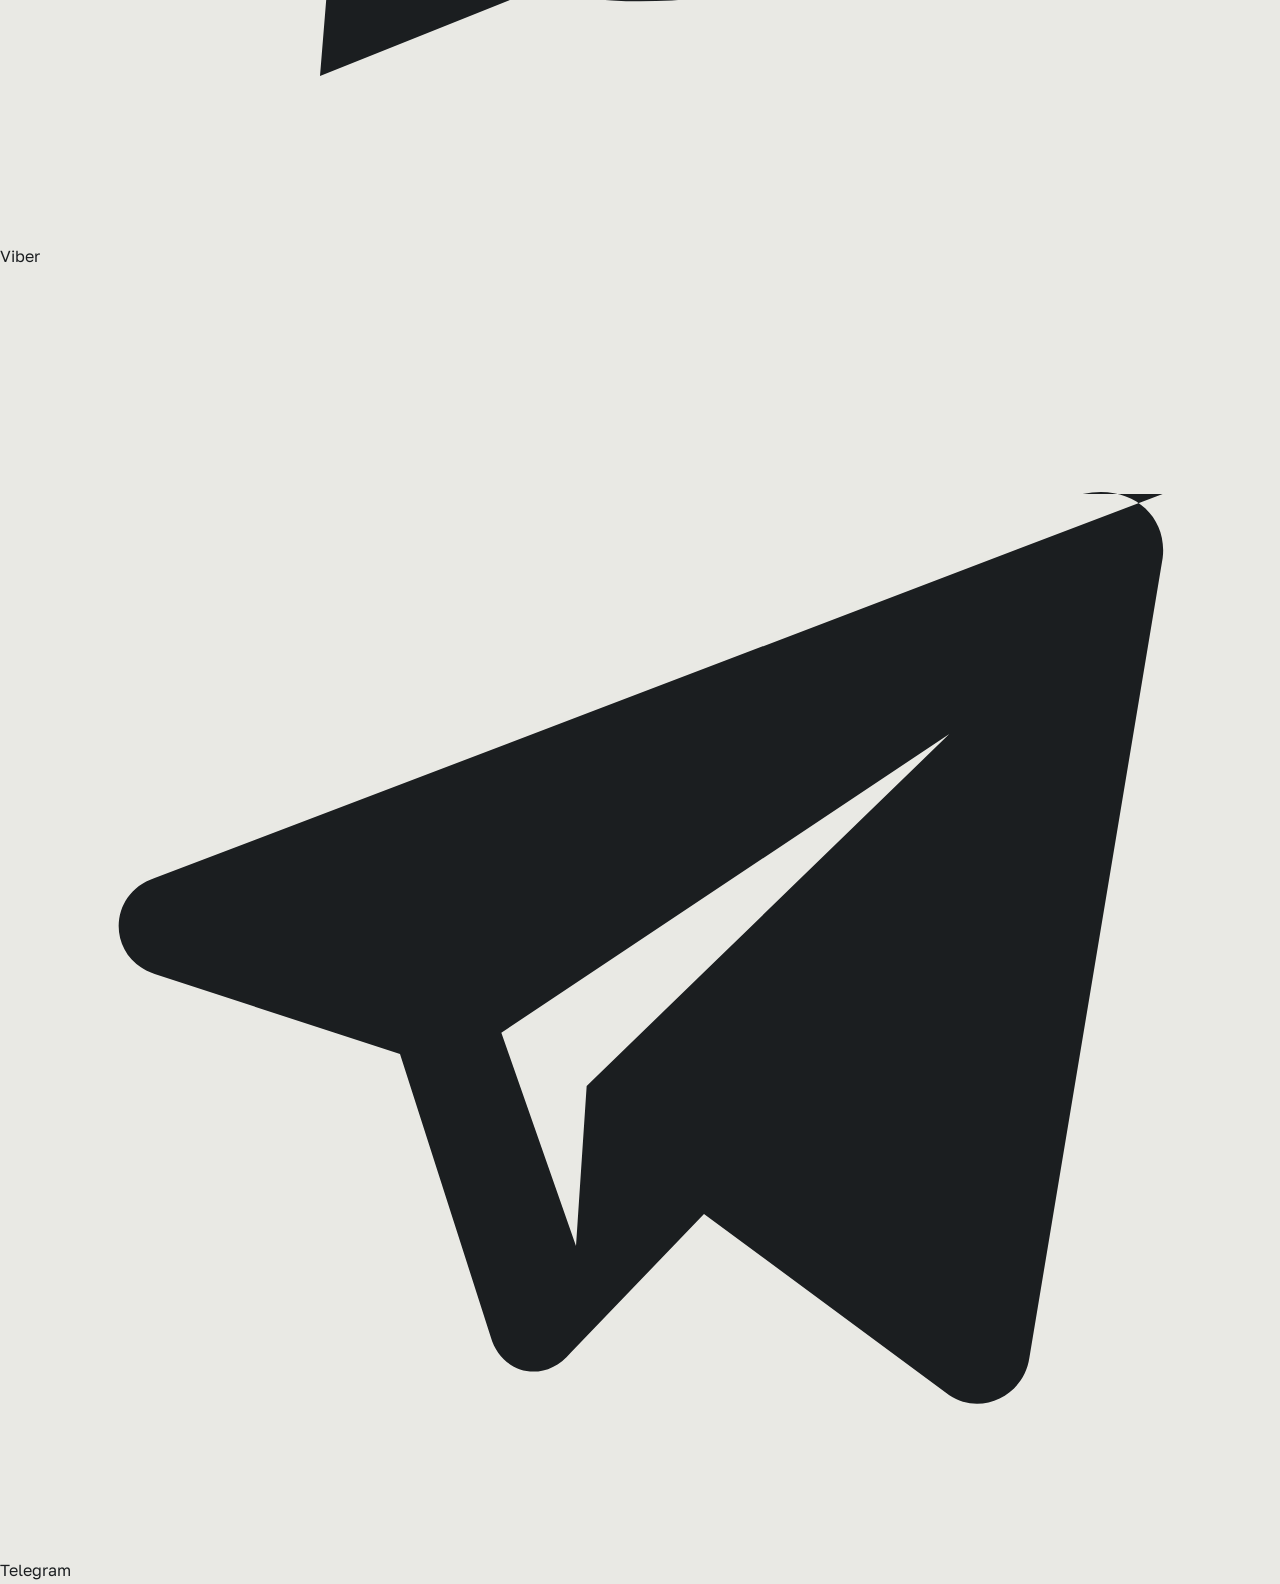
<file: shlagbaumy.html>
<!DOCTYPE html>
<html lang="ru">
<head>
<meta charset="utf-8">
<meta name="viewport" content="width=device-width, initial-scale=1">
<title>Ремонт шлагбаумов в Минске | Головко</title>
<meta name="description" content="Ремонт шлагбаумов: стрела, пружина баланса, привод, фотоэлементы, петля. Восстановление после наезда.">
<meta property="og:title" content="Ремонт шлагбаумов в Минске | Головко">
<meta property="og:description" content="Ремонт шлагбаумов: стрела, пружина баланса, привод, фотоэлементы, петля. Восстановление после наезда.">
<meta property="og:type" content="website">
<meta name="theme-color" content="#E9E9E4">
<style>
:root{--bg:#E9E9E4;--bg2:#DCDCD5;--ink:#1B1E20;--ink2:#2B3033;--paper:#F7F7F3;
--acc:#B03610;--acc2:#F0742F;--steel:#8C939A;--muted:#5A6166;--line:rgba(27,30,32,.16);
--d:'Oswald',system-ui,sans-serif;--b:'Golos Text',system-ui,sans-serif;--m:'JetBrains Mono',ui-monospace,monospace;
--pad:22px;--max:1300px}
*{box-sizing:border-box}html{-webkit-text-size-adjust:100%}body{margin:0;background:var(--bg);color:var(--ink);font:16px/1.62 var(--b);-webkit-font-smoothing:antialiased}
img{max-width:100%;display:block}h1,h2,h3{margin:0;font-family:var(--d);font-weight:600;line-height:.96;letter-spacing:-.01em;text-transform:uppercase}
a{color:inherit;text-decoration:none}[hidden]{display:none!important}
.wrap{width:100%;max-width:var(--max);margin:0 auto;padding:0 var(--pad)}
.header{position:sticky;top:0;z-index:40;background:rgba(233,233,228,.95);border-bottom:1px solid var(--line);backdrop-filter:blur(8px)}
.header__in{display:flex;align-items:center;gap:16px;padding:10px 0}
.logo{display:flex;align-items:center;gap:10px}
.logo__mark{width:38px;height:38px;border:2px solid var(--ink);display:grid;place-items:center;background:var(--paper);position:relative;overflow:hidden}
.logo__mark::before,.logo__mark::after{content:'';position:absolute;left:0;right:0;height:3px;background:var(--acc)}
.logo__mark::before{top:9px}.logo__mark::after{bottom:9px}
.logo__mark i{width:2px;height:100%;background:var(--ink)}
.logo__txt{display:flex;flex-direction:column;line-height:1.15}
.logo__txt b{font:600 16px/1 var(--d);letter-spacing:.02em;text-transform:uppercase}
.logo__txt i{font:400 8px/1.5 var(--m);letter-spacing:.09em;text-transform:uppercase;color:var(--muted);font-style:normal}
.nav{display:flex;gap:13px;margin-left:auto;font:500 12.5px/1 var(--b)}
.nav a{padding:6px 0;border-bottom:2px solid transparent}
.nav a:hover,.nav a.is-on{border-color:var(--acc);color:var(--acc)}
.header__tel{font:600 13px/1 var(--b);white-space:nowrap}
.btn{display:inline-flex;align-items:center;justify-content:center;gap:8px;padding:13px 20px;font:600 11.5px/1 var(--b);letter-spacing:.06em;text-transform:uppercase;border:1px solid var(--acc);background:var(--acc);color:#fff;cursor:pointer;transition:.18s}
.btn:hover{background:#B33A13;border-color:#B33A13}
.btn--ink{background:var(--ink);border-color:var(--ink)}
.btn--ink:hover{background:#000}
.btn--ghost{background:transparent;color:var(--ink);border-color:var(--ink)}
.btn--ghost:hover{background:var(--ink);color:#fff}
.burger{display:none;width:42px;height:36px;border:1px solid var(--ink);background:transparent;align-items:center;justify-content:center;flex-direction:column;gap:4px;cursor:pointer}
.burger i{display:block;width:16px;height:1px;background:var(--ink)}
.burger.is-close i:first-child{transform:rotate(45deg) translateY(3px)}
.burger.is-close i:last-child{transform:rotate(-45deg) translateY(-3px)}
.drawer{position:fixed;inset:0;z-index:90;background:rgba(16,19,21,.82);display:none}
.drawer[data-open]{display:block}
.drawer__in{position:absolute;inset:0 0 0 auto;width:min(400px,92vw);background:var(--bg);padding:18px;overflow-y:auto}
.drawer__top{display:flex;justify-content:space-between;align-items:center;margin-bottom:16px}
.drawer__nav{display:grid;font:600 20px/1 var(--d);text-transform:uppercase}
.drawer__nav a{padding:13px 0;border-bottom:1px solid var(--line)}
.drawer__cta{width:100%;margin-top:16px}
.drawer__note{font-size:12px;color:var(--muted);margin-top:10px}
body.is-locked{overflow:hidden}
.hero{position:relative;min-height:min(94svh,820px);display:flex;align-items:flex-end;overflow:hidden;background:#12161A}
.hero__img{position:absolute;inset:0;width:100%;height:100%;object-fit:cover}
.hero::after{content:'';position:absolute;inset:0;background:linear-gradient(180deg,rgba(10,13,16,.44),rgba(10,13,16,.08) 40%,rgba(10,13,16,.86) 76%,#12161A 100%)}
.hero__in{position:relative;z-index:2;width:100%;padding:clamp(28px,4.6vw,58px) 0 clamp(14px,2vw,22px);color:#F6F6F2}
.hero h1{font-size:clamp(2.1rem,6.2vw,5rem);letter-spacing:-.02em;color:#fff}
.hero h1 em{font-style:normal;color:#FF8A57}
.hero__lede{max-width:44ch;margin:14px 0 18px;color:rgba(246,246,242,.88)}
.hero__acts{display:flex;flex-wrap:wrap;gap:9px;margin-bottom:clamp(14px,2.2vw,26px)}
.hero__acts .btn--ghost{color:#fff;border-color:rgba(255,255,255,.62)}
.hero__acts .btn--ghost:hover{background:#fff;color:var(--ink)}
.hero__facts{display:grid;grid-template-columns:repeat(4,minmax(0,1fr));border-top:1px solid rgba(255,255,255,.28);gap:0 12px}
.hero__facts div{padding:11px 0 0}
.hero__facts b{display:block;font:600 clamp(1rem,1.6vw,1.22rem)/1.2 var(--d);text-transform:uppercase}
.hero__facts span{font:400 8.5px/1.5 var(--m);letter-spacing:.08em;text-transform:uppercase;color:#FF8A57}
@media (max-width:1024px){.nav{display:none}.burger{display:flex}.header__tel{display:none}.hero__facts{grid-template-columns:1fr 1fr}}
@media (max-width:380px){.header .btn{display:none}}
</style>
<link rel="preconnect" href="https://fonts.googleapis.com">
<link rel="preconnect" href="https://fonts.gstatic.com" crossorigin>
<link href="https://fonts.googleapis.com/css2?family=Oswald:wght@400;500;600&family=Golos+Text:wght@400;500;600&family=JetBrains+Mono:wght@400;500&display=swap" rel="stylesheet">
<link rel="stylesheet" href="assets/css/style.v1.css">
<link rel="icon" href="assets/img/favicon.svg" type="image/svg+xml">
</head>
<body>
<header class="header"><div class="header__in wrap">
<a class="logo" href="index.html"><span class="logo__mark"><i></i></span><span class="logo__txt"><b>Головко</b><i>ворота · автоматика</i></span></a>
<nav class="nav" aria-label="Основное меню"><a href="index.html">Главная</a><a href="uslugi.html">Услуги</a><a href="vorota.html">Ворота</a><a href="avtomatika.html">Автоматика</a><a href="shlagbaumy.html" class="is-on">Шлагбаумы</a><a href="rollet.html">Роллеты</a><a href="o-mastere.html">О мастере</a><a href="kontakty.html">Контакты</a></nav>
<a class="header__tel" href="tel:+375445716781">+375 (44) 571-67-81</a>
<a class="btn" href="#zayavka">Вызвать мастера</a>
<button class="burger" type="button" aria-label="Меню" aria-expanded="false" aria-controls="drawer"><i></i><i></i><i></i></button>
</div></header>
<div class="drawer" id="drawer" role="dialog" aria-modal="true" aria-label="Меню" hidden>
<div class="drawer__in">
<div class="drawer__top">
<a class="logo" href="index.html"><span class="logo__mark"><i></i></span><span class="logo__txt"><b>Головко</b><i>Минск</i></span></a>
<button class="burger is-close" type="button" data-close aria-label="Закрыть меню"><i></i><i></i></button>
</div>
<nav class="drawer__nav"><a href="index.html">Главная</a><a href="uslugi.html">Услуги</a><a href="vorota.html">Ворота</a><a href="avtomatika.html">Автоматика</a><a href="shlagbaumy.html">Шлагбаумы</a><a href="rollet.html">Роллеты</a><a href="o-mastere.html">О мастере</a><a href="kontakty.html">Контакты</a></nav>
<a class="btn drawer__cta" href="tel:+375445716781">Позвонить +375 (44) 571-67-81</a>
<p class="drawer__note">Ремонт секционных, откатных и распашных ворот, шлагбаумов и роллет. Автоматика любых производителей, диагностика, профилактика. Минск, Фрунзенский район. Звоните в любое время.</p>
</div></div>
<main>
<section class="phero"><img src="assets/img/barrier.jpg" alt="Шлагбаум" width="1024" height="1024">
<div class="phero__in"><div class="wrap"><div class="crumbs"><a href="index.html">Главная</a> / Шлагбаумы</div>
<h1>Шлагбаумы<br><em>и въездные системы</em></h1><p>Стрела, пружина баланса, привод, фотоэлементы, петля. Ремонт после наезда и настройка безопасности.</p></div></div></section>
<div class="hazard" aria-hidden="true"></div>
<section class="section"><div class="wrap"><div class="two">
<div class="prose">
<h3>Баланс стрелы</h3>
<p>Стрела должна стоять в любом положении без усилия. Если она падает или поднимается рывком — виновата пружина баланса, а не мотор. Разбалансированный шлагбаум быстро убивает редуктор.</p>
<h3>Безопасность</h3>
<p>Фотоэлементы и индукционная петля отвечают за то, чтобы стрела не опустилась на машину. Если шлагбаум бьёт по авто, эксплуатировать его нельзя: сначала юстировка и настройка реверса, потом всё остальное.</p>
<h3>После наезда</h3>
<p>Погнутая стрела, срезанный шарнир, смещённая станина. Даже если внешне «почти нормально», смещённая станина даёт рывки и повторные падения. Проверяю крепление к фундаменту.</p>
<div class="chips"><span class="chip">Стрела</span><span class="chip">Пружина баланса</span><span class="chip">Редуктор</span><span class="chip">Фотоэлементы</span><span class="chip">Петля</span></div>
</div>
<div>
<div class="card"><p class="eyebrow">типичные работы</p>
<table style="width:100%;border-collapse:collapse;font-size:13px">
<tbody>
<tr><td style="padding:6px 0;border-bottom:1px dotted var(--line)">Не поднимается</td><td style="text-align:right;font-weight:600">пружина / концевик</td></tr>
<tr><td style="padding:6px 0;border-bottom:1px dotted var(--line)">Стрела падает</td><td style="text-align:right;font-weight:600">баланс пружины</td></tr>
<tr><td style="padding:6px 0;border-bottom:1px dotted var(--line)">Закрывается на авто</td><td style="text-align:right;font-weight:600">фотоэлемент / петля</td></tr>
<tr><td style="padding:6px 0;border-bottom:1px dotted var(--line)">После удара</td><td style="text-align:right;font-weight:600">стрела / шарнир</td></tr>
<tr><td style="padding:6px 0">Не реагирует на пульт</td><td style="text-align:right;font-weight:600">приёмник / код</td></tr>
</tbody></table></div>
<div class="warn" style="margin-top:12px">Не стойте под стрелой во время проверки и не оставляйте шлагбаум включённым, если он бьёт по машинам.</div>
<div class="gal" style="grid-template-columns:1fr;margin-top:12px"><figure><img src="assets/img/barrier.jpg" alt="Шлагбаум" width="1024" height="1024" loading="lazy"><figcaption>Шлагбаум · настройка</figcaption></figure></div>
</div>
</div></div></section>

<section class="section anchor" id="diag"><div class="wrap">
<div class="sec-head"><div><p class="eyebrow">диагностика</p><h2 class="h2">Что сломалось:<br><em>выберите симптом</em></h2></div>
<p>Укажите оборудование и что происходит. Покажу вероятные причины, что проверю и ориентировочное время. Это не диагноз по телефону, но уже понятный план.</p></div>
<div class="diag">
<div class="equip" id="equip" role="group" aria-label="Тип оборудования"></div>
<div>
<div class="sym" id="sym" role="group" aria-label="Симптом"></div>
<div class="panel" id="panel" aria-live="polite"></div>
</div>
</div>
</div></section>

<section class="cta"><div class="wrap cta__in"><div><h2>Стрела<br><em>не держится?</em></h2><p>Скажите модель: подскажу, пружина это или привод.</p></div>
<div class="cta__acts"><a class="btn btn--light" href="tel:+375445716781">Позвонить</a><a class="btn btn--light" href="https://wa.me/375445716781" target="_blank" rel="noopener">WhatsApp</a></div></div></section>
</main>
<footer class="footer"><div class="wrap">
<div class="footer__top">
<div class="footer__about"><a class="logo logo--f" href="index.html"><span class="logo__mark"><i></i></span><span class="logo__txt"><b>Головко</b><i>ворота и автоматика</i></span></a>
<p>ИП Головко Олег Михайлович. Ремонт ворот, шлагбаумов, роллет и автоматики. Минск, Фрунзенский район.</p>
<a class="footer__tel" href="tel:+375445716781">+375 (44) 571-67-81</a>
</div>
<div><h4>Разделы</h4><ul><li><a href="index.html">Главная</a></li><li><a href="uslugi.html">Услуги</a></li><li><a href="vorota.html">Ворота</a></li><li><a href="avtomatika.html">Автоматика</a></li><li><a href="shlagbaumy.html">Шлагбаумы</a></li><li><a href="rollet.html">Роллеты</a></li><li><a href="o-mastere.html">О мастере</a></li><li><a href="kontakty.html">Контакты</a></li></ul></div>
<div><h4>Ремонт</h4><ul><li><a href="vorota.html">Секционные и откатные</a></li><li><a href="avtomatika.html">Автоматика и приводы</a></li><li><a href="shlagbaumy.html">Шлагбаумы</a></li><li><a href="rollet.html">Роллетные системы</a></li><li><a href="uslugi.html#prof">Профилактика</a></li></ul></div>
<div><h4>Связь</h4><ul><li><a href="tel:+375445716781">+375 (44) 571-67-81</a></li><li><a href="https://wa.me/375445716781" target="_blank" rel="noopener">WhatsApp</a></li><li><a href="https://t.me/+375445716781" target="_blank" rel="noopener">Telegram</a></li><li><a href="https://yandex.by/maps/?text=%D0%9C%D0%B8%D0%BD%D1%81%D0%BA%20%D1%80%D0%B5%D0%BC%D0%BE%D0%BD%D1%82%20%D0%B2%D0%BE%D1%80%D0%BE%D1%82%20%D0%B0%D0%B2%D1%82%D0%BE%D0%BC%D0%B0%D1%82%D0%B8%D0%BA%D0%B8" target="_blank" rel="noopener">Минск, Фрунзенский район</a></li></ul></div>
</div>
<div class="footer__bottom"><span>© <span id="yr">2026</span> ИП Головко Олег Михайлович</span>
<span><a href="politika.html">Политика обработки персональных данных</a></span></div>
</div></footer>
<div class="mbar" role="navigation" aria-label="Быстрая связь">
<a href="tel:+375445716781"><svg viewBox="0 0 24 24" fill="currentColor" aria-hidden="true"><path d="M6.6 10.8a15.5 15.5 0 0 0 6.6 6.6l2.2-2.2a1 1 0 0 1 1-.24c1.1.36 2.3.56 3.5.56a1 1 0 0 1 1 1V20a1 1 0 0 1-1 1A17 17 0 0 1 3 4a1 1 0 0 1 1-1h3.5a1 1 0 0 1 1 1c0 1.2.2 2.4.56 3.5a1 1 0 0 1-.25 1z"/></svg>Позвонить</a>
<a href="https://wa.me/375445716781" target="_blank" rel="noopener"><svg viewBox="0 0 24 24" fill="currentColor" aria-hidden="true"><path d="M12 2a10 10 0 0 0-8.6 15L2 22l5.2-1.4A10 10 0 1 0 12 2m5.3 14.1c-.2.6-1.2 1.2-1.9 1.2-.5 0-1.1 0-2-.4a11 11 0 0 1-4.4-3.9c-.5-.8-.9-1.7-.9-2.5 0-.7.4-1.4.9-1.8.2-.2.4-.3.6-.3h.5c.2 0 .4 0 .5.4l.7 1.6c0 .2 0 .3-.1.5l-.4.5c-.1.2-.2.3 0 .5a8 8 0 0 0 3.4 2.9c.2.1.4.1.5-.1l.6-.7c.1-.2.3-.2.5-.1l1.6.8c.2.1.3.2.3.4s0 .5-.1.9"/></svg>WhatsApp</a>
<a href="viber://chat?number=%2B375445716781"><svg viewBox="0 0 24 24" fill="currentColor" aria-hidden="true"><path d="M12 2C7 2 3 5.6 3 10c0 2.5 1.3 4.7 3.4 6.1L6 21l4-1.6c.6.1 1.3.2 2 .2 5 0 9-3.6 9-8s-4-8-9-8m3.6 11.3c-.4.9-1.9 1.6-2.7 1.5-2.4-.3-4.6-2.1-5.4-4.4-.3-.8.2-2 1-2.4.3-.2.7 0 .9.3l.7 1.2c.1.3 0 .5-.2.7-.3.2-.2.5.1.9.6.8 1.2 1.2 1.9 1.5.4.2.6 0 .8-.2s.4-.3.7-.2l1.3.6c.3.2.3.6.2.9"/></svg>Viber</a>
<a href="https://t.me/+375445716781" target="_blank" rel="noopener"><svg viewBox="0 0 24 24" fill="currentColor" aria-hidden="true"><path d="M21.8 4.2 2.9 11.4c-.9.3-.9 1.5 0 1.8l4.6 1.5 1.7 5.3c.2.7 1 .9 1.5.3l2.5-2.6 4.6 3.4c.6.4 1.4 0 1.5-.7l2.5-15c.1-.8-.6-1.4-1.5-1.2M9.4 14.3l8.4-5.6-6.8 6.6-.2 3z"/></svg>Telegram</a>
</div>
<script src="assets/js/main.v1.js"></script>
</body>
</html>
</file>
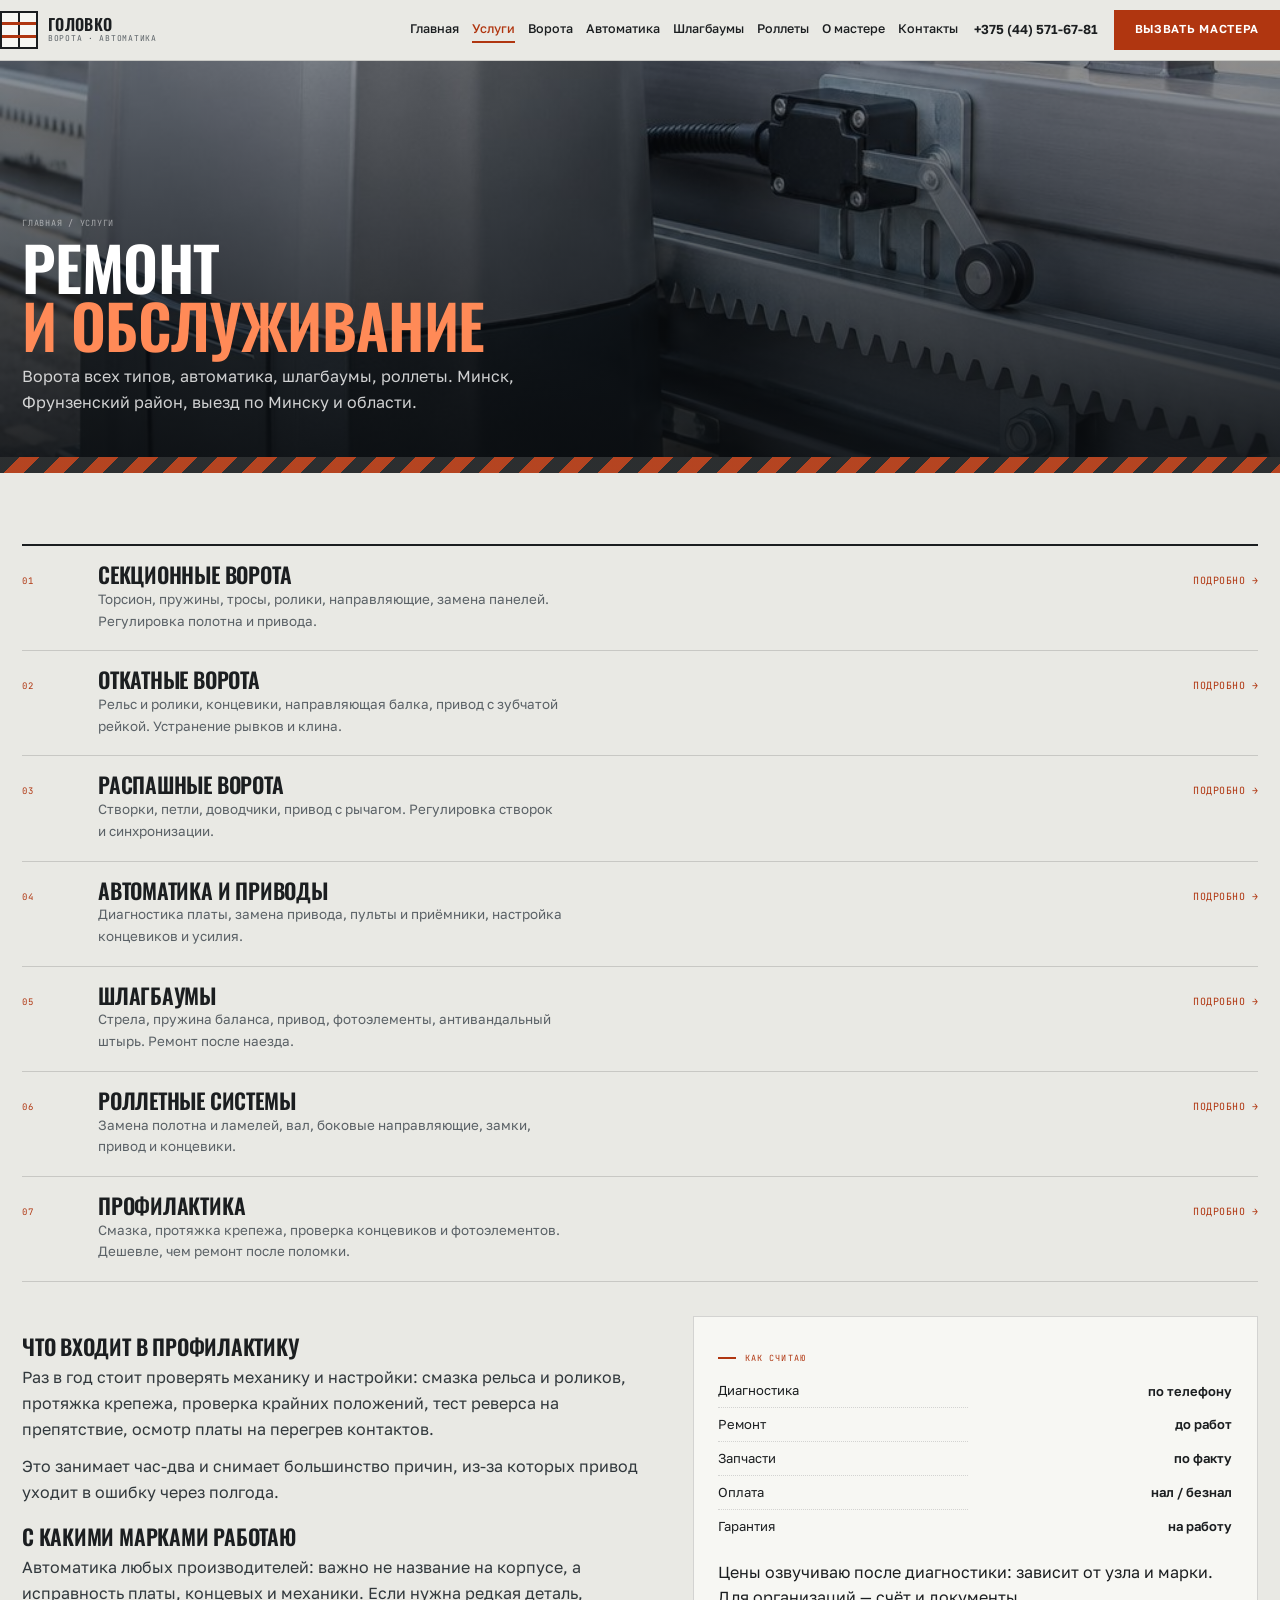
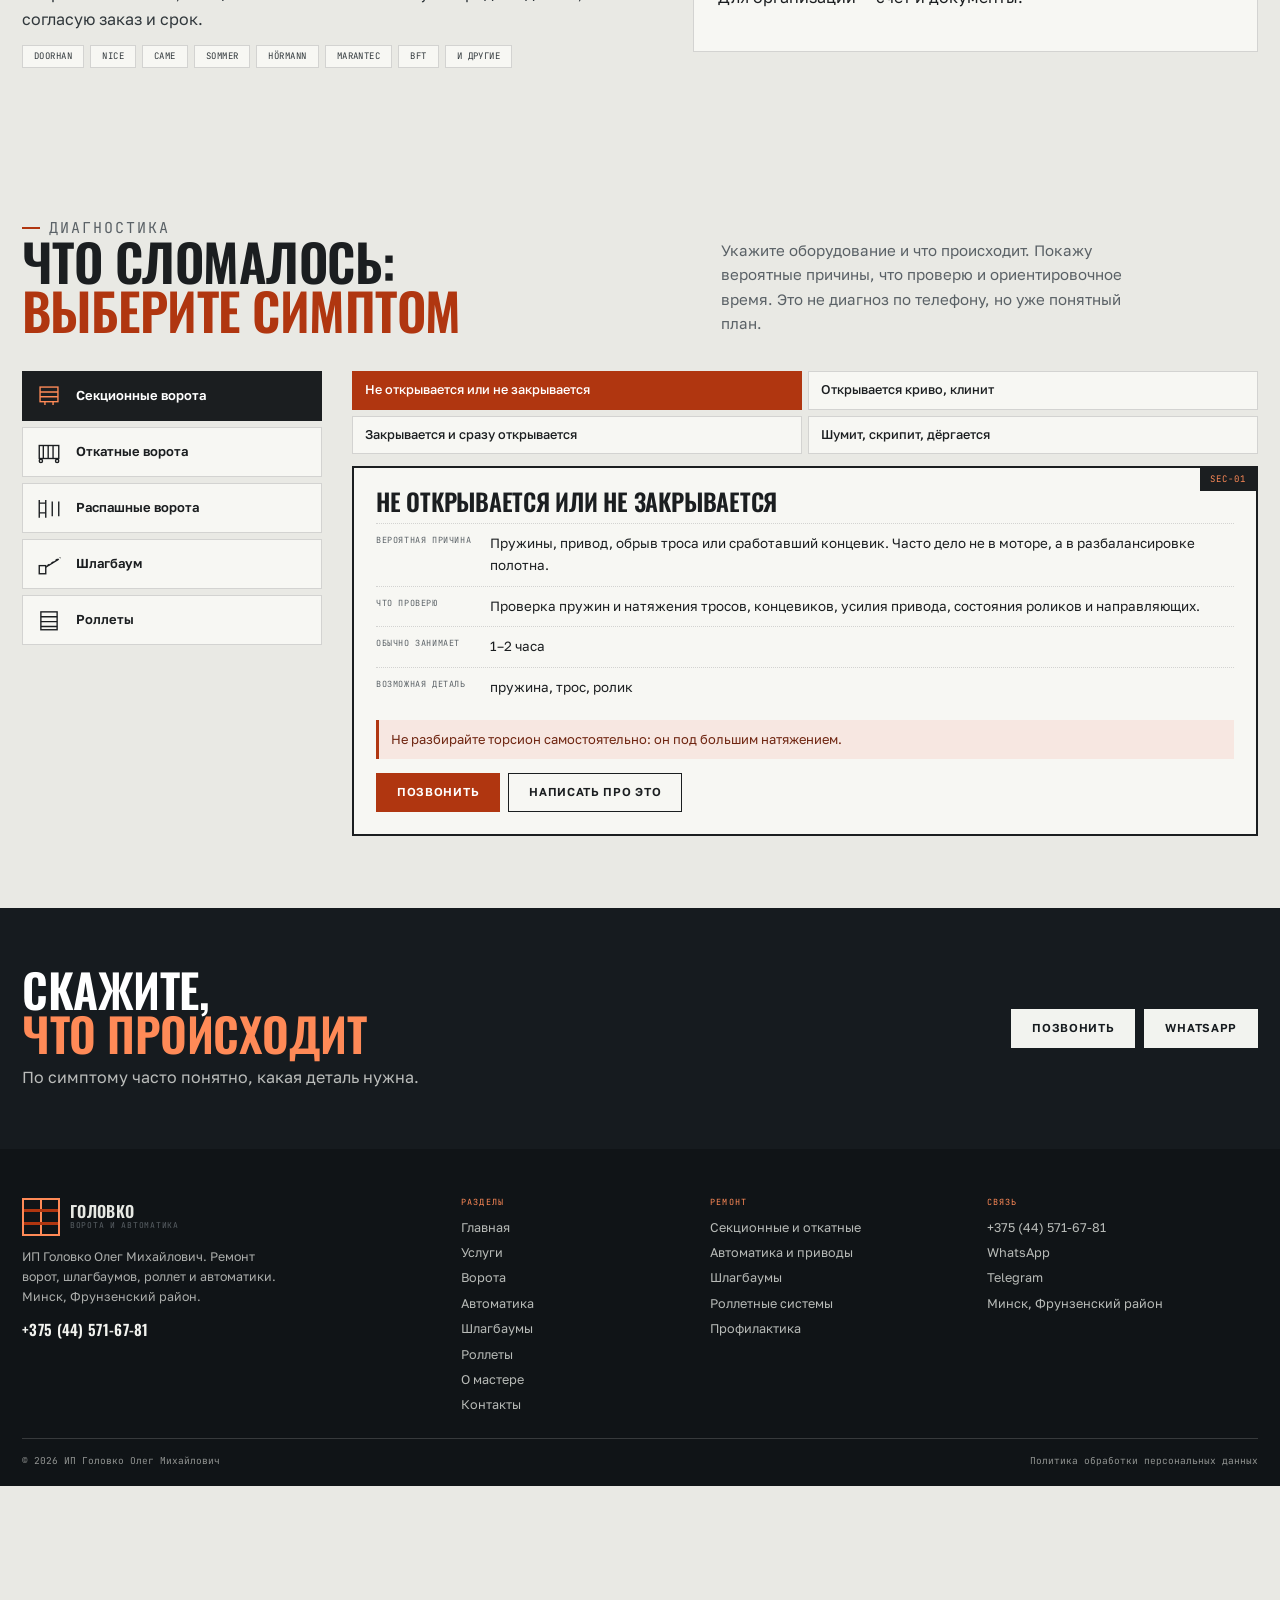
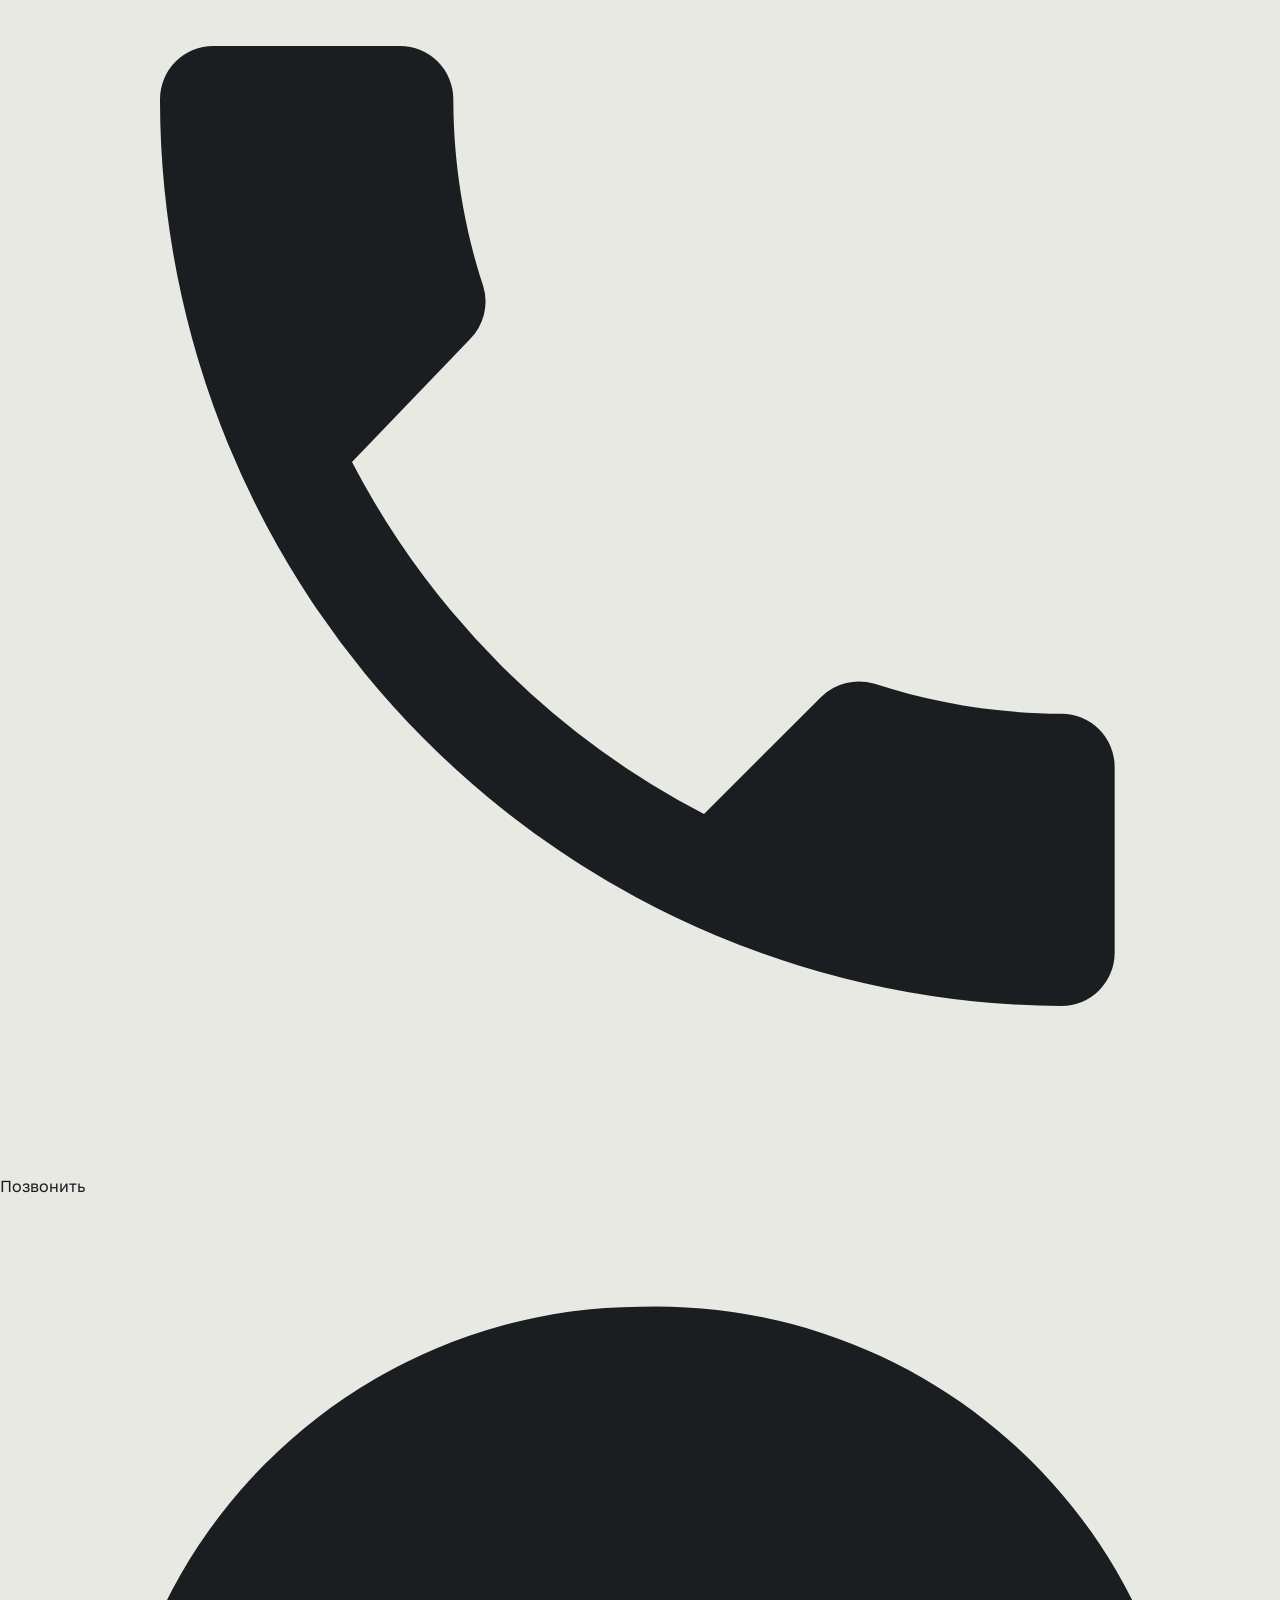
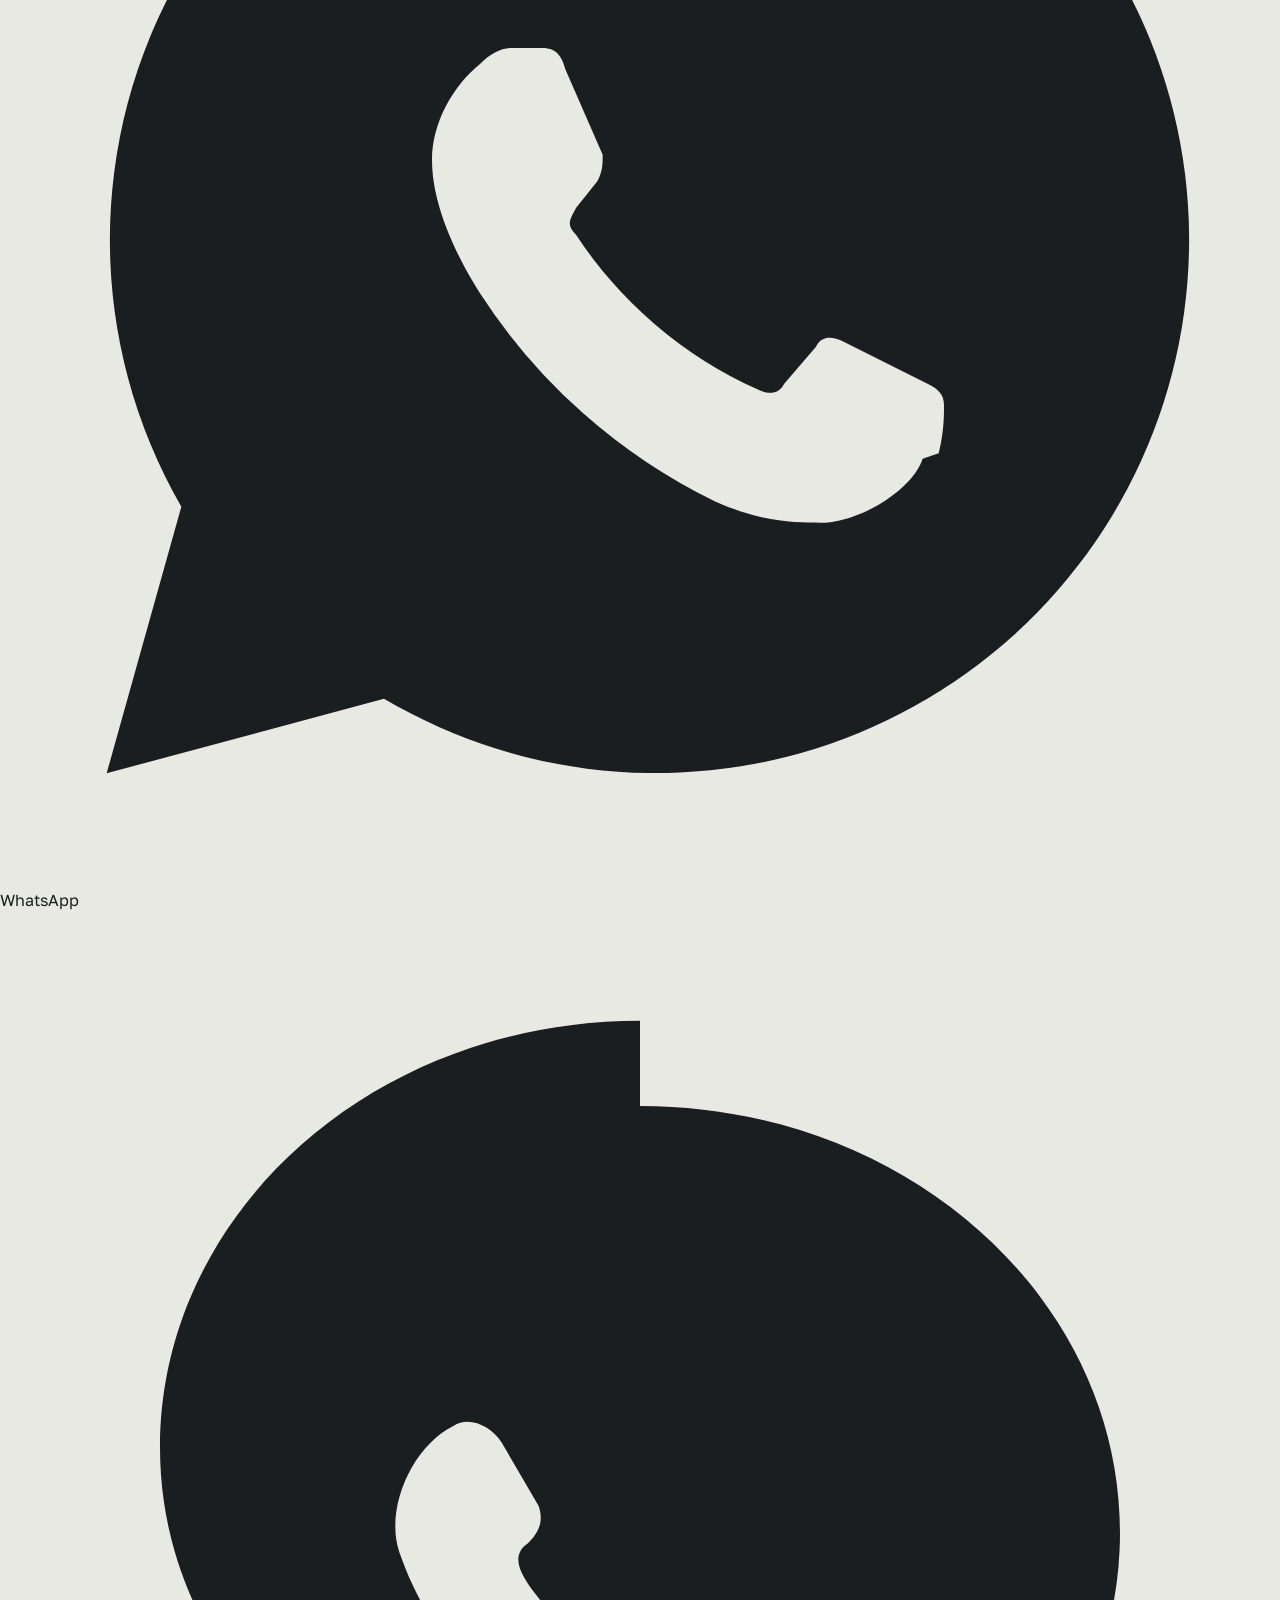
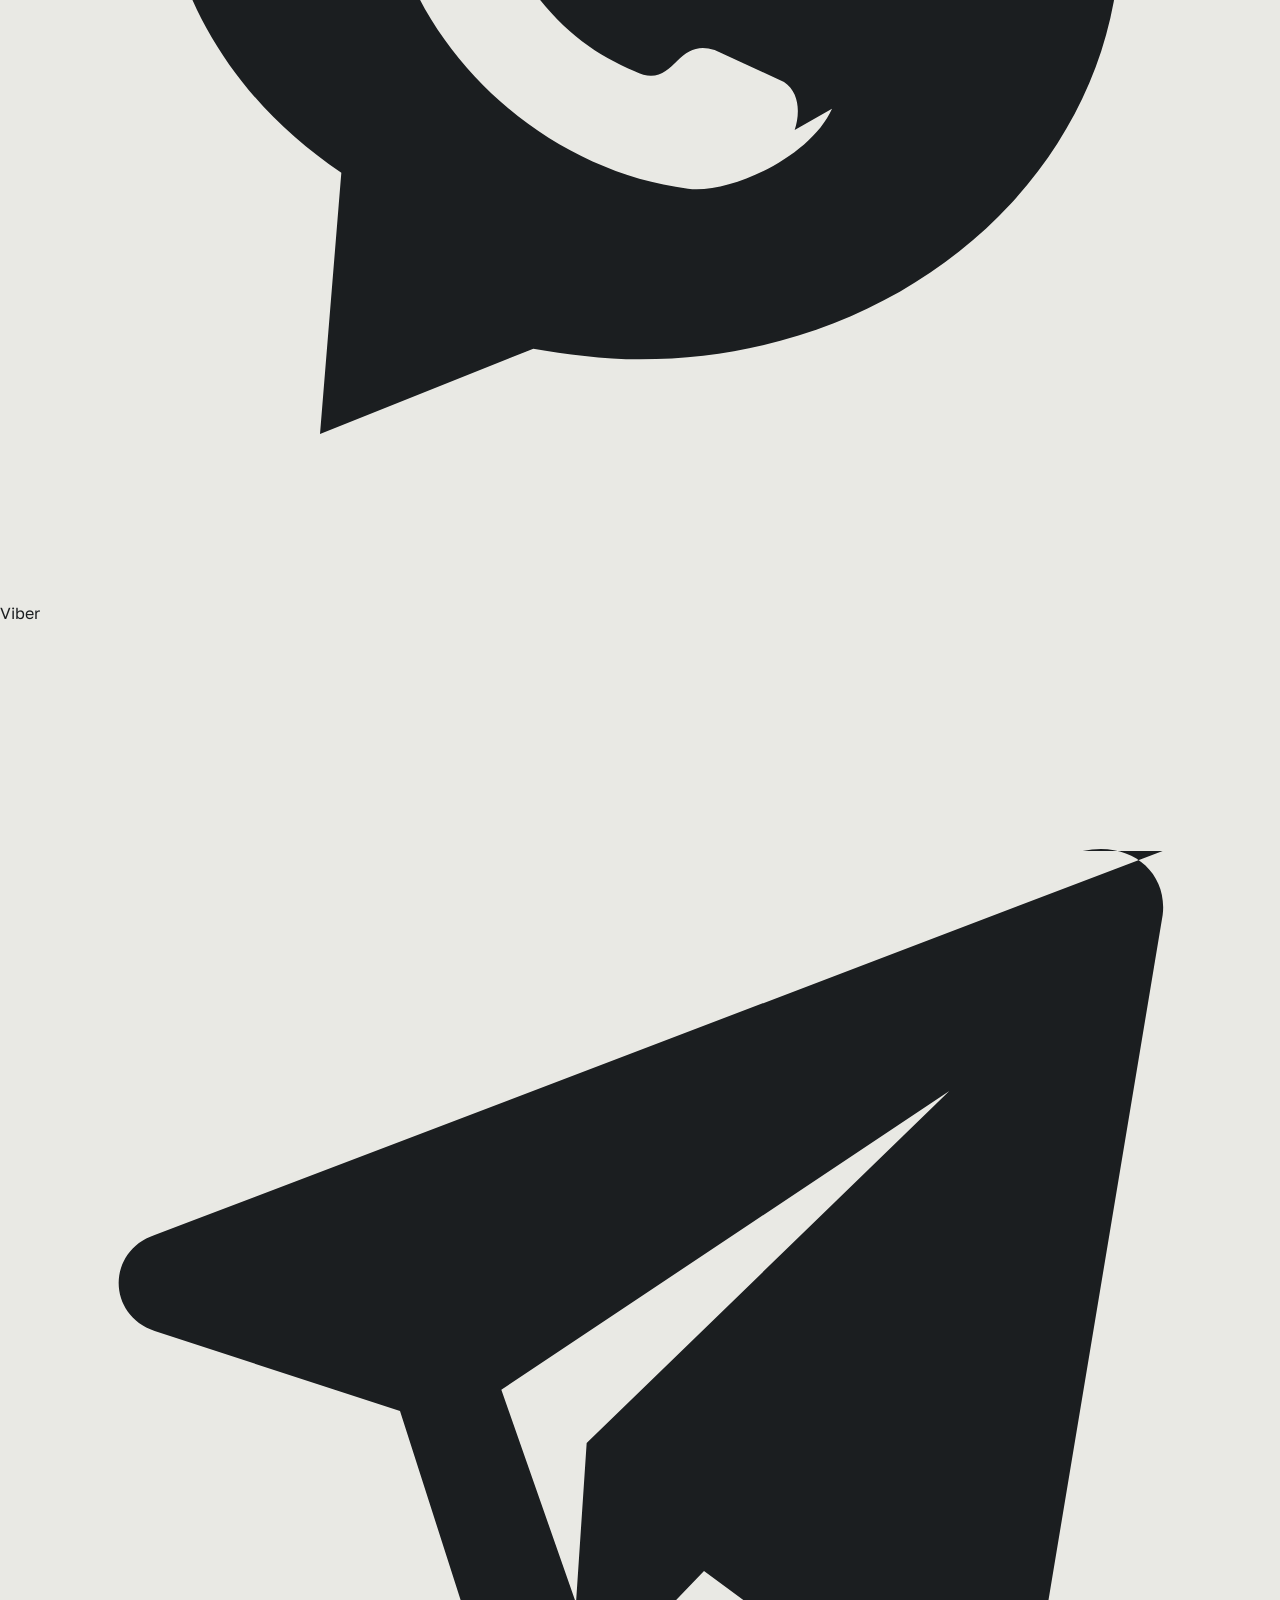
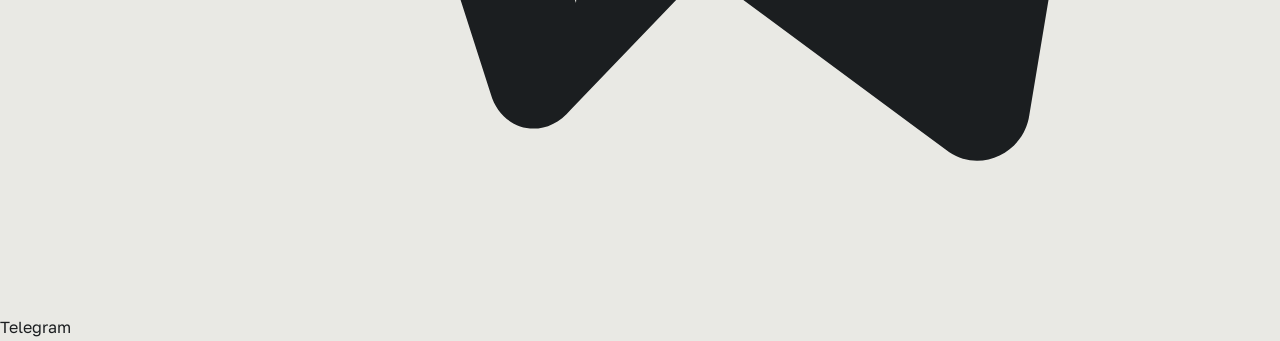
<file: uslugi.html>
<!DOCTYPE html>
<html lang="ru">
<head>
<meta charset="utf-8">
<meta name="viewport" content="width=device-width, initial-scale=1">
<title>Услуги: ремонт ворот, автоматики, роллет | Головко, Минск</title>
<meta name="description" content="Ремонт ворот всех типов, автоматики и приводов, шлагбаумов, роллетных систем. Диагностика и профилактика. Минск и область.">
<meta property="og:title" content="Услуги: ремонт ворот, автоматики, роллет | Головко, Минск">
<meta property="og:description" content="Ремонт ворот всех типов, автоматики и приводов, шлагбаумов, роллетных систем. Диагностика и профилактика. Минск и область.">
<meta property="og:type" content="website">
<meta name="theme-color" content="#E9E9E4">
<style>
:root{--bg:#E9E9E4;--bg2:#DCDCD5;--ink:#1B1E20;--ink2:#2B3033;--paper:#F7F7F3;
--acc:#B03610;--acc2:#F0742F;--steel:#8C939A;--muted:#5A6166;--line:rgba(27,30,32,.16);
--d:'Oswald',system-ui,sans-serif;--b:'Golos Text',system-ui,sans-serif;--m:'JetBrains Mono',ui-monospace,monospace;
--pad:22px;--max:1300px}
*{box-sizing:border-box}html{-webkit-text-size-adjust:100%}body{margin:0;background:var(--bg);color:var(--ink);font:16px/1.62 var(--b);-webkit-font-smoothing:antialiased}
img{max-width:100%;display:block}h1,h2,h3{margin:0;font-family:var(--d);font-weight:600;line-height:.96;letter-spacing:-.01em;text-transform:uppercase}
a{color:inherit;text-decoration:none}[hidden]{display:none!important}
.wrap{width:100%;max-width:var(--max);margin:0 auto;padding:0 var(--pad)}
.header{position:sticky;top:0;z-index:40;background:rgba(233,233,228,.95);border-bottom:1px solid var(--line);backdrop-filter:blur(8px)}
.header__in{display:flex;align-items:center;gap:16px;padding:10px 0}
.logo{display:flex;align-items:center;gap:10px}
.logo__mark{width:38px;height:38px;border:2px solid var(--ink);display:grid;place-items:center;background:var(--paper);position:relative;overflow:hidden}
.logo__mark::before,.logo__mark::after{content:'';position:absolute;left:0;right:0;height:3px;background:var(--acc)}
.logo__mark::before{top:9px}.logo__mark::after{bottom:9px}
.logo__mark i{width:2px;height:100%;background:var(--ink)}
.logo__txt{display:flex;flex-direction:column;line-height:1.15}
.logo__txt b{font:600 16px/1 var(--d);letter-spacing:.02em;text-transform:uppercase}
.logo__txt i{font:400 8px/1.5 var(--m);letter-spacing:.09em;text-transform:uppercase;color:var(--muted);font-style:normal}
.nav{display:flex;gap:13px;margin-left:auto;font:500 12.5px/1 var(--b)}
.nav a{padding:6px 0;border-bottom:2px solid transparent}
.nav a:hover,.nav a.is-on{border-color:var(--acc);color:var(--acc)}
.header__tel{font:600 13px/1 var(--b);white-space:nowrap}
.btn{display:inline-flex;align-items:center;justify-content:center;gap:8px;padding:13px 20px;font:600 11.5px/1 var(--b);letter-spacing:.06em;text-transform:uppercase;border:1px solid var(--acc);background:var(--acc);color:#fff;cursor:pointer;transition:.18s}
.btn:hover{background:#B33A13;border-color:#B33A13}
.btn--ink{background:var(--ink);border-color:var(--ink)}
.btn--ink:hover{background:#000}
.btn--ghost{background:transparent;color:var(--ink);border-color:var(--ink)}
.btn--ghost:hover{background:var(--ink);color:#fff}
.burger{display:none;width:42px;height:36px;border:1px solid var(--ink);background:transparent;align-items:center;justify-content:center;flex-direction:column;gap:4px;cursor:pointer}
.burger i{display:block;width:16px;height:1px;background:var(--ink)}
.burger.is-close i:first-child{transform:rotate(45deg) translateY(3px)}
.burger.is-close i:last-child{transform:rotate(-45deg) translateY(-3px)}
.drawer{position:fixed;inset:0;z-index:90;background:rgba(16,19,21,.82);display:none}
.drawer[data-open]{display:block}
.drawer__in{position:absolute;inset:0 0 0 auto;width:min(400px,92vw);background:var(--bg);padding:18px;overflow-y:auto}
.drawer__top{display:flex;justify-content:space-between;align-items:center;margin-bottom:16px}
.drawer__nav{display:grid;font:600 20px/1 var(--d);text-transform:uppercase}
.drawer__nav a{padding:13px 0;border-bottom:1px solid var(--line)}
.drawer__cta{width:100%;margin-top:16px}
.drawer__note{font-size:12px;color:var(--muted);margin-top:10px}
body.is-locked{overflow:hidden}
.hero{position:relative;min-height:min(94svh,820px);display:flex;align-items:flex-end;overflow:hidden;background:#12161A}
.hero__img{position:absolute;inset:0;width:100%;height:100%;object-fit:cover}
.hero::after{content:'';position:absolute;inset:0;background:linear-gradient(180deg,rgba(10,13,16,.44),rgba(10,13,16,.08) 40%,rgba(10,13,16,.86) 76%,#12161A 100%)}
.hero__in{position:relative;z-index:2;width:100%;padding:clamp(28px,4.6vw,58px) 0 clamp(14px,2vw,22px);color:#F6F6F2}
.hero h1{font-size:clamp(2.1rem,6.2vw,5rem);letter-spacing:-.02em;color:#fff}
.hero h1 em{font-style:normal;color:#FF8A57}
.hero__lede{max-width:44ch;margin:14px 0 18px;color:rgba(246,246,242,.88)}
.hero__acts{display:flex;flex-wrap:wrap;gap:9px;margin-bottom:clamp(14px,2.2vw,26px)}
.hero__acts .btn--ghost{color:#fff;border-color:rgba(255,255,255,.62)}
.hero__acts .btn--ghost:hover{background:#fff;color:var(--ink)}
.hero__facts{display:grid;grid-template-columns:repeat(4,minmax(0,1fr));border-top:1px solid rgba(255,255,255,.28);gap:0 12px}
.hero__facts div{padding:11px 0 0}
.hero__facts b{display:block;font:600 clamp(1rem,1.6vw,1.22rem)/1.2 var(--d);text-transform:uppercase}
.hero__facts span{font:400 8.5px/1.5 var(--m);letter-spacing:.08em;text-transform:uppercase;color:#FF8A57}
@media (max-width:1024px){.nav{display:none}.burger{display:flex}.header__tel{display:none}.hero__facts{grid-template-columns:1fr 1fr}}
@media (max-width:380px){.header .btn{display:none}}
</style>
<link rel="preconnect" href="https://fonts.googleapis.com">
<link rel="preconnect" href="https://fonts.gstatic.com" crossorigin>
<link href="https://fonts.googleapis.com/css2?family=Oswald:wght@400;500;600&family=Golos+Text:wght@400;500;600&family=JetBrains+Mono:wght@400;500&display=swap" rel="stylesheet">
<link rel="stylesheet" href="assets/css/style.v1.css">
<link rel="icon" href="assets/img/favicon.svg" type="image/svg+xml">
</head>
<body>
<header class="header"><div class="header__in wrap">
<a class="logo" href="index.html"><span class="logo__mark"><i></i></span><span class="logo__txt"><b>Головко</b><i>ворота · автоматика</i></span></a>
<nav class="nav" aria-label="Основное меню"><a href="index.html">Главная</a><a href="uslugi.html" class="is-on">Услуги</a><a href="vorota.html">Ворота</a><a href="avtomatika.html">Автоматика</a><a href="shlagbaumy.html">Шлагбаумы</a><a href="rollet.html">Роллеты</a><a href="o-mastere.html">О мастере</a><a href="kontakty.html">Контакты</a></nav>
<a class="header__tel" href="tel:+375445716781">+375 (44) 571-67-81</a>
<a class="btn" href="#zayavka">Вызвать мастера</a>
<button class="burger" type="button" aria-label="Меню" aria-expanded="false" aria-controls="drawer"><i></i><i></i><i></i></button>
</div></header>
<div class="drawer" id="drawer" role="dialog" aria-modal="true" aria-label="Меню" hidden>
<div class="drawer__in">
<div class="drawer__top">
<a class="logo" href="index.html"><span class="logo__mark"><i></i></span><span class="logo__txt"><b>Головко</b><i>Минск</i></span></a>
<button class="burger is-close" type="button" data-close aria-label="Закрыть меню"><i></i><i></i></button>
</div>
<nav class="drawer__nav"><a href="index.html">Главная</a><a href="uslugi.html">Услуги</a><a href="vorota.html">Ворота</a><a href="avtomatika.html">Автоматика</a><a href="shlagbaumy.html">Шлагбаумы</a><a href="rollet.html">Роллеты</a><a href="o-mastere.html">О мастере</a><a href="kontakty.html">Контакты</a></nav>
<a class="btn drawer__cta" href="tel:+375445716781">Позвонить +375 (44) 571-67-81</a>
<p class="drawer__note">Ремонт секционных, откатных и распашных ворот, шлагбаумов и роллет. Автоматика любых производителей, диагностика, профилактика. Минск, Фрунзенский район. Звоните в любое время.</p>
</div></div>
<main>
<section class="phero"><img src="assets/img/drive.jpg" alt="Привод ворот" width="1024" height="1024">
<div class="phero__in"><div class="wrap"><div class="crumbs"><a href="index.html">Главная</a> / Услуги</div>
<h1>Ремонт<br><em>и обслуживание</em></h1><p>Ворота всех типов, автоматика, шлагбаумы, роллеты. Минск, Фрунзенский район, выезд по Минску и области.</p></div></div></section>
<div class="hazard" aria-hidden="true"></div>
<section class="section"><div class="wrap">
<div class="jobs">
<article class="job"><span class="job__no">01</span><div><h3>Секционные ворота</h3><p>Торсион, пружины, тросы, ролики, направляющие, замена панелей. Регулировка полотна и привода.</p></div><a class="job__go" href="vorota.html">Подробно →</a></article><article class="job"><span class="job__no">02</span><div><h3>Откатные ворота</h3><p>Рельс и ролики, концевики, направляющая балка, привод с зубчатой рейкой. Устранение рывков и клина.</p></div><a class="job__go" href="vorota.html">Подробно →</a></article><article class="job"><span class="job__no">03</span><div><h3>Распашные ворота</h3><p>Створки, петли, доводчики, привод с рычагом. Регулировка створок и синхронизации.</p></div><a class="job__go" href="vorota.html">Подробно →</a></article><article class="job"><span class="job__no">04</span><div><h3>Автоматика и приводы</h3><p>Диагностика платы, замена привода, пульты и приёмники, настройка концевиков и усилия.</p></div><a class="job__go" href="avtomatika.html">Подробно →</a></article><article class="job"><span class="job__no">05</span><div><h3>Шлагбаумы</h3><p>Стрела, пружина баланса, привод, фотоэлементы, антивандальный штырь. Ремонт после наезда.</p></div><a class="job__go" href="shlagbaumy.html">Подробно →</a></article><article class="job"><span class="job__no">06</span><div><h3>Роллетные системы</h3><p>Замена полотна и ламелей, вал, боковые направляющие, замки, привод и концевики.</p></div><a class="job__go" href="rollet.html">Подробно →</a></article><article class="job"><span class="job__no">07</span><div><h3>Профилактика</h3><p>Смазка, протяжка крепежа, проверка концевиков и фотоэлементов. Дешевле, чем ремонт после поломки.</p></div><a class="job__go" href="uslugi.html#prof">Подробно →</a></article>
</div>
<div class="two" style="margin-top:clamp(20px,3vw,34px)">
<div class="prose anchor" id="prof">
<h3>Что входит в профилактику</h3>
<p>Раз в год стоит проверять механику и настройки: смазка рельса и роликов, протяжка крепежа, проверка крайних положений, тест реверса на препятствие, осмотр платы на перегрев контактов.</p>
<p>Это занимает час-два и снимает большинство причин, из-за которых привод уходит в ошибку через полгода.</p>
<h3>С какими марками работаю</h3>
<p>Автоматика любых производителей: важно не название на корпусе, а исправность платы, концевых и механики. Если нужна редкая деталь, согласую заказ и срок.</p>
<div class="chips"><span class="chip">Doorhan</span><span class="chip">Nice</span><span class="chip">Came</span><span class="chip">Sommer</span><span class="chip">Hörmann</span><span class="chip">Marantec</span><span class="chip">BFT</span><span class="chip">и другие</span></div>
</div>
<div class="card"><p class="eyebrow">как считаю</p>
<table class="spec" style="width:100%;border-collapse:collapse;font-size:13px">
<tbody>
<tr><td style="padding:6px 0;border-bottom:1px dotted var(--line)">Диагностика</td><td style="text-align:right;font-weight:600">по телефону</td></tr>
<tr><td style="padding:6px 0;border-bottom:1px dotted var(--line)">Ремонт</td><td style="text-align:right;font-weight:600">до работ</td></tr>
<tr><td style="padding:6px 0;border-bottom:1px dotted var(--line)">Запчасти</td><td style="text-align:right;font-weight:600">по факту</td></tr>
<tr><td style="padding:6px 0;border-bottom:1px dotted var(--line)">Оплата</td><td style="text-align:right;font-weight:600">нал / безнал</td></tr>
<tr><td style="padding:6px 0">Гарантия</td><td style="text-align:right;font-weight:600">на работу</td></tr>
</tbody></table>
<p class="note">Цены озвучиваю после диагностики: зависит от узла и марки. Для организаций — счёт и документы.</p></div>
</div>
</div></section>

<section class="section anchor" id="diag"><div class="wrap">
<div class="sec-head"><div><p class="eyebrow">диагностика</p><h2 class="h2">Что сломалось:<br><em>выберите симптом</em></h2></div>
<p>Укажите оборудование и что происходит. Покажу вероятные причины, что проверю и ориентировочное время. Это не диагноз по телефону, но уже понятный план.</p></div>
<div class="diag">
<div class="equip" id="equip" role="group" aria-label="Тип оборудования"></div>
<div>
<div class="sym" id="sym" role="group" aria-label="Симптом"></div>
<div class="panel" id="panel" aria-live="polite"></div>
</div>
</div>
</div></section>

<section class="cta"><div class="wrap cta__in"><div><h2>Скажите,<br><em>что происходит</em></h2><p>По симптому часто понятно, какая деталь нужна.</p></div>
<div class="cta__acts"><a class="btn btn--light" href="tel:+375445716781">Позвонить</a><a class="btn btn--light" href="https://wa.me/375445716781" target="_blank" rel="noopener">WhatsApp</a></div></div></section>
</main>
<footer class="footer"><div class="wrap">
<div class="footer__top">
<div class="footer__about"><a class="logo logo--f" href="index.html"><span class="logo__mark"><i></i></span><span class="logo__txt"><b>Головко</b><i>ворота и автоматика</i></span></a>
<p>ИП Головко Олег Михайлович. Ремонт ворот, шлагбаумов, роллет и автоматики. Минск, Фрунзенский район.</p>
<a class="footer__tel" href="tel:+375445716781">+375 (44) 571-67-81</a>
</div>
<div><h4>Разделы</h4><ul><li><a href="index.html">Главная</a></li><li><a href="uslugi.html">Услуги</a></li><li><a href="vorota.html">Ворота</a></li><li><a href="avtomatika.html">Автоматика</a></li><li><a href="shlagbaumy.html">Шлагбаумы</a></li><li><a href="rollet.html">Роллеты</a></li><li><a href="o-mastere.html">О мастере</a></li><li><a href="kontakty.html">Контакты</a></li></ul></div>
<div><h4>Ремонт</h4><ul><li><a href="vorota.html">Секционные и откатные</a></li><li><a href="avtomatika.html">Автоматика и приводы</a></li><li><a href="shlagbaumy.html">Шлагбаумы</a></li><li><a href="rollet.html">Роллетные системы</a></li><li><a href="uslugi.html#prof">Профилактика</a></li></ul></div>
<div><h4>Связь</h4><ul><li><a href="tel:+375445716781">+375 (44) 571-67-81</a></li><li><a href="https://wa.me/375445716781" target="_blank" rel="noopener">WhatsApp</a></li><li><a href="https://t.me/+375445716781" target="_blank" rel="noopener">Telegram</a></li><li><a href="https://yandex.by/maps/?text=%D0%9C%D0%B8%D0%BD%D1%81%D0%BA%20%D1%80%D0%B5%D0%BC%D0%BE%D0%BD%D1%82%20%D0%B2%D0%BE%D1%80%D0%BE%D1%82%20%D0%B0%D0%B2%D1%82%D0%BE%D0%BC%D0%B0%D1%82%D0%B8%D0%BA%D0%B8" target="_blank" rel="noopener">Минск, Фрунзенский район</a></li></ul></div>
</div>
<div class="footer__bottom"><span>© <span id="yr">2026</span> ИП Головко Олег Михайлович</span>
<span><a href="politika.html">Политика обработки персональных данных</a></span></div>
</div></footer>
<div class="mbar" role="navigation" aria-label="Быстрая связь">
<a href="tel:+375445716781"><svg viewBox="0 0 24 24" fill="currentColor" aria-hidden="true"><path d="M6.6 10.8a15.5 15.5 0 0 0 6.6 6.6l2.2-2.2a1 1 0 0 1 1-.24c1.1.36 2.3.56 3.5.56a1 1 0 0 1 1 1V20a1 1 0 0 1-1 1A17 17 0 0 1 3 4a1 1 0 0 1 1-1h3.5a1 1 0 0 1 1 1c0 1.2.2 2.4.56 3.5a1 1 0 0 1-.25 1z"/></svg>Позвонить</a>
<a href="https://wa.me/375445716781" target="_blank" rel="noopener"><svg viewBox="0 0 24 24" fill="currentColor" aria-hidden="true"><path d="M12 2a10 10 0 0 0-8.6 15L2 22l5.2-1.4A10 10 0 1 0 12 2m5.3 14.1c-.2.6-1.2 1.2-1.9 1.2-.5 0-1.1 0-2-.4a11 11 0 0 1-4.4-3.9c-.5-.8-.9-1.7-.9-2.5 0-.7.4-1.4.9-1.8.2-.2.4-.3.6-.3h.5c.2 0 .4 0 .5.4l.7 1.6c0 .2 0 .3-.1.5l-.4.5c-.1.2-.2.3 0 .5a8 8 0 0 0 3.4 2.9c.2.1.4.1.5-.1l.6-.7c.1-.2.3-.2.5-.1l1.6.8c.2.1.3.2.3.4s0 .5-.1.9"/></svg>WhatsApp</a>
<a href="viber://chat?number=%2B375445716781"><svg viewBox="0 0 24 24" fill="currentColor" aria-hidden="true"><path d="M12 2C7 2 3 5.6 3 10c0 2.5 1.3 4.7 3.4 6.1L6 21l4-1.6c.6.1 1.3.2 2 .2 5 0 9-3.6 9-8s-4-8-9-8m3.6 11.3c-.4.9-1.9 1.6-2.7 1.5-2.4-.3-4.6-2.1-5.4-4.4-.3-.8.2-2 1-2.4.3-.2.7 0 .9.3l.7 1.2c.1.3 0 .5-.2.7-.3.2-.2.5.1.9.6.8 1.2 1.2 1.9 1.5.4.2.6 0 .8-.2s.4-.3.7-.2l1.3.6c.3.2.3.6.2.9"/></svg>Viber</a>
<a href="https://t.me/+375445716781" target="_blank" rel="noopener"><svg viewBox="0 0 24 24" fill="currentColor" aria-hidden="true"><path d="M21.8 4.2 2.9 11.4c-.9.3-.9 1.5 0 1.8l4.6 1.5 1.7 5.3c.2.7 1 .9 1.5.3l2.5-2.6 4.6 3.4c.6.4 1.4 0 1.5-.7l2.5-15c.1-.8-.6-1.4-1.5-1.2M9.4 14.3l8.4-5.6-6.8 6.6-.2 3z"/></svg>Telegram</a>
</div>
<script src="assets/js/main.v1.js"></script>
</body>
</html>
</file>
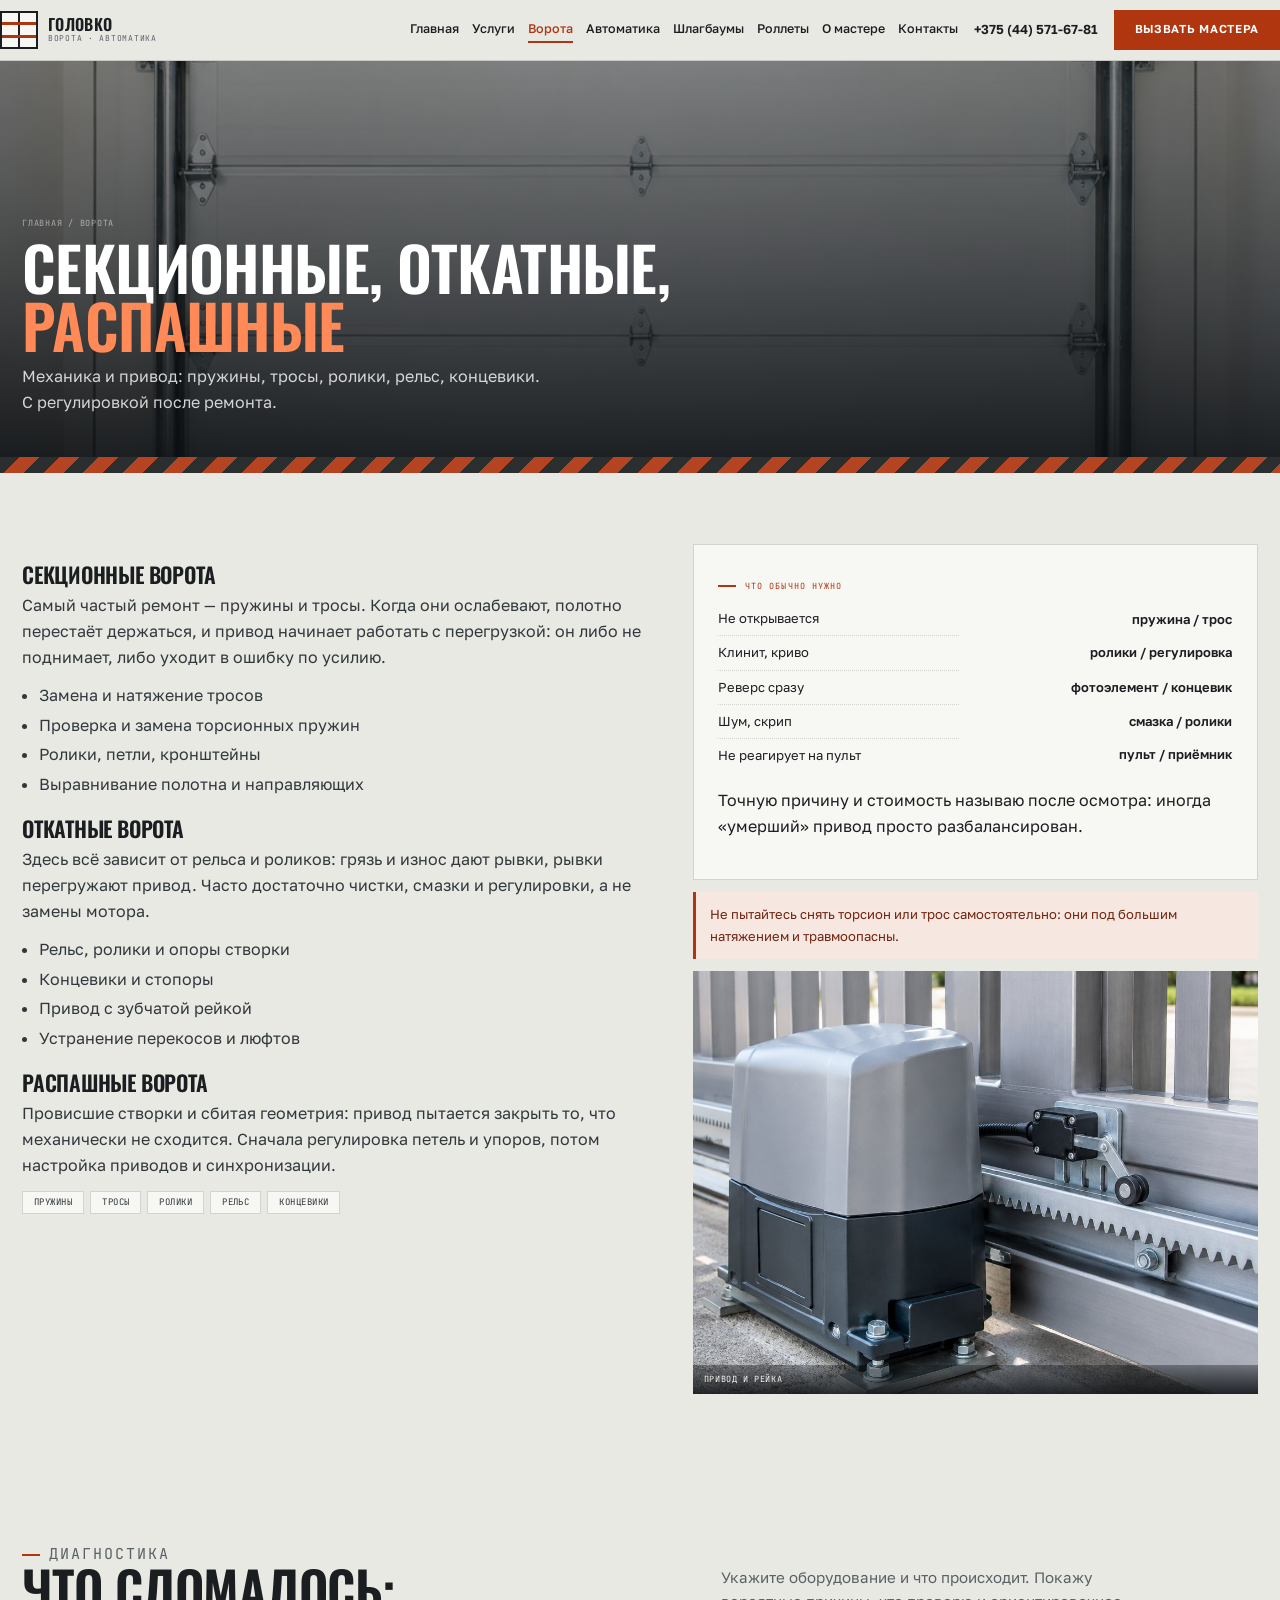
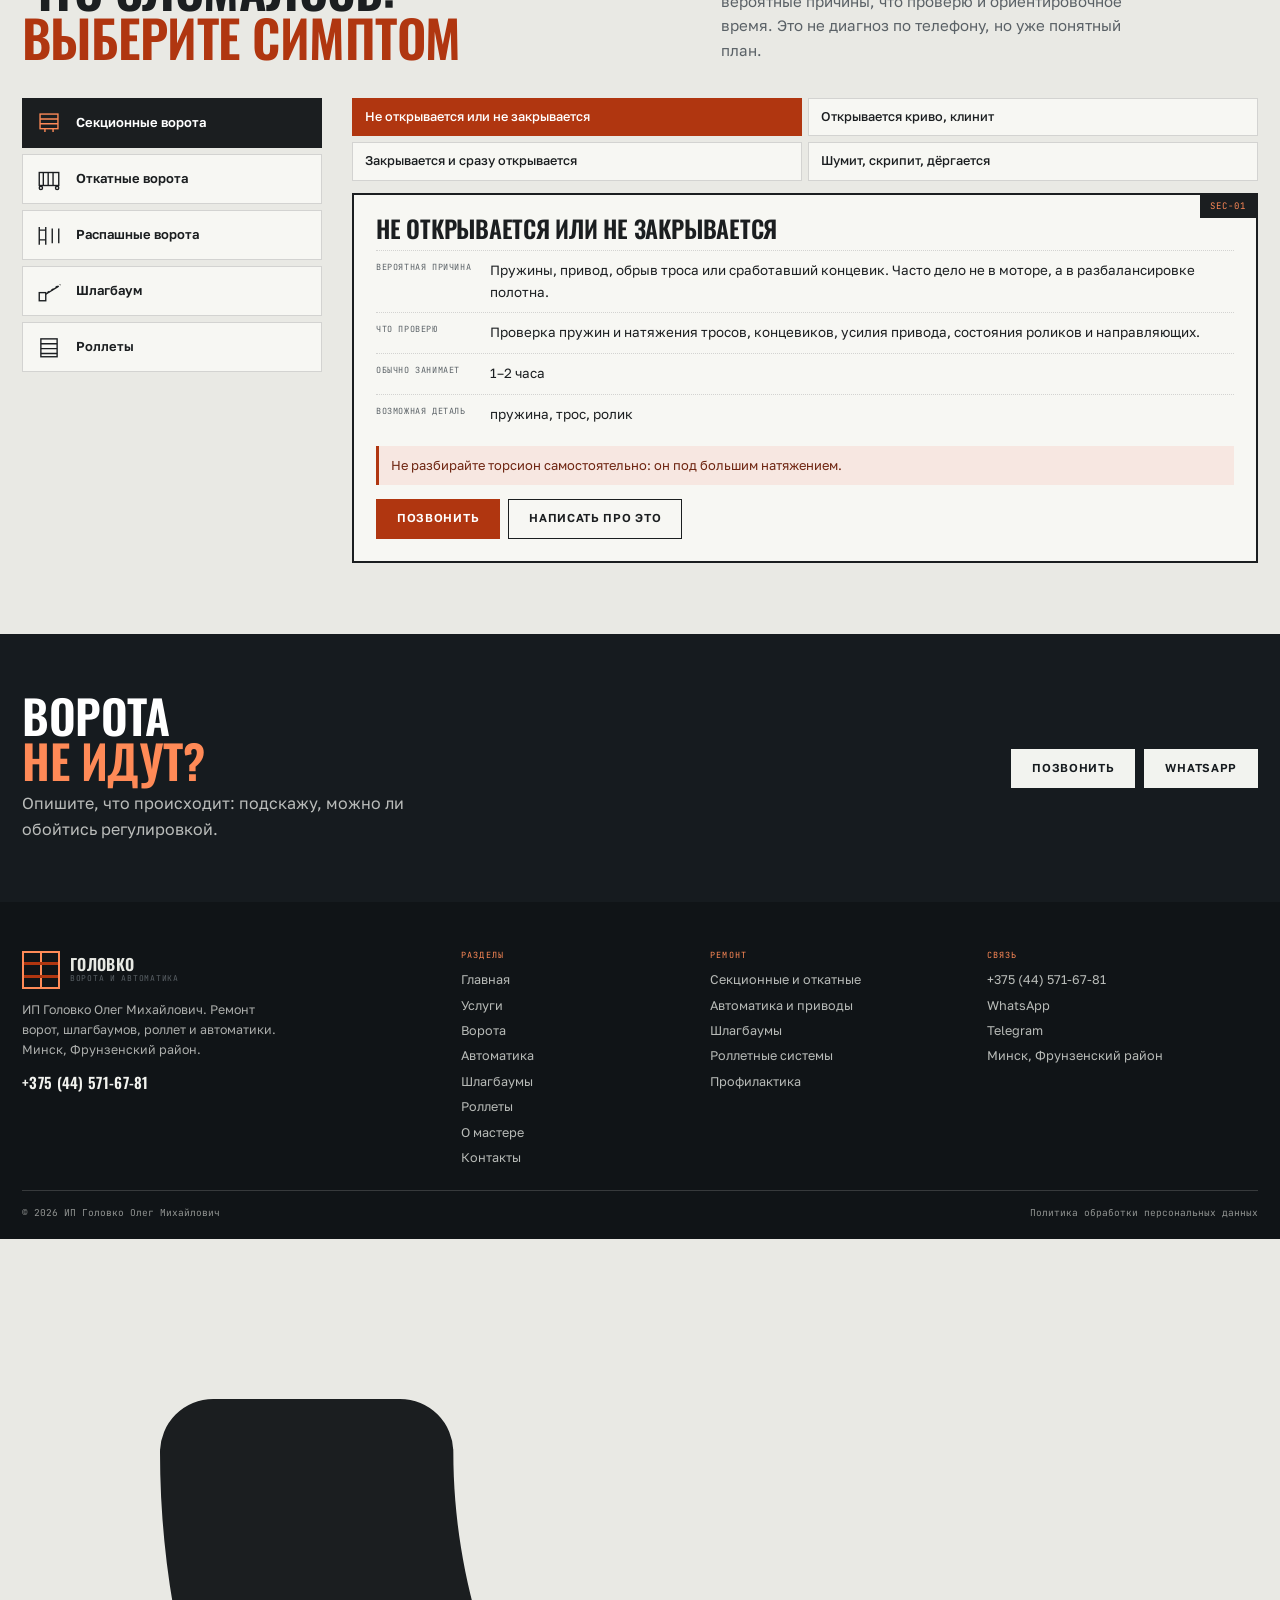
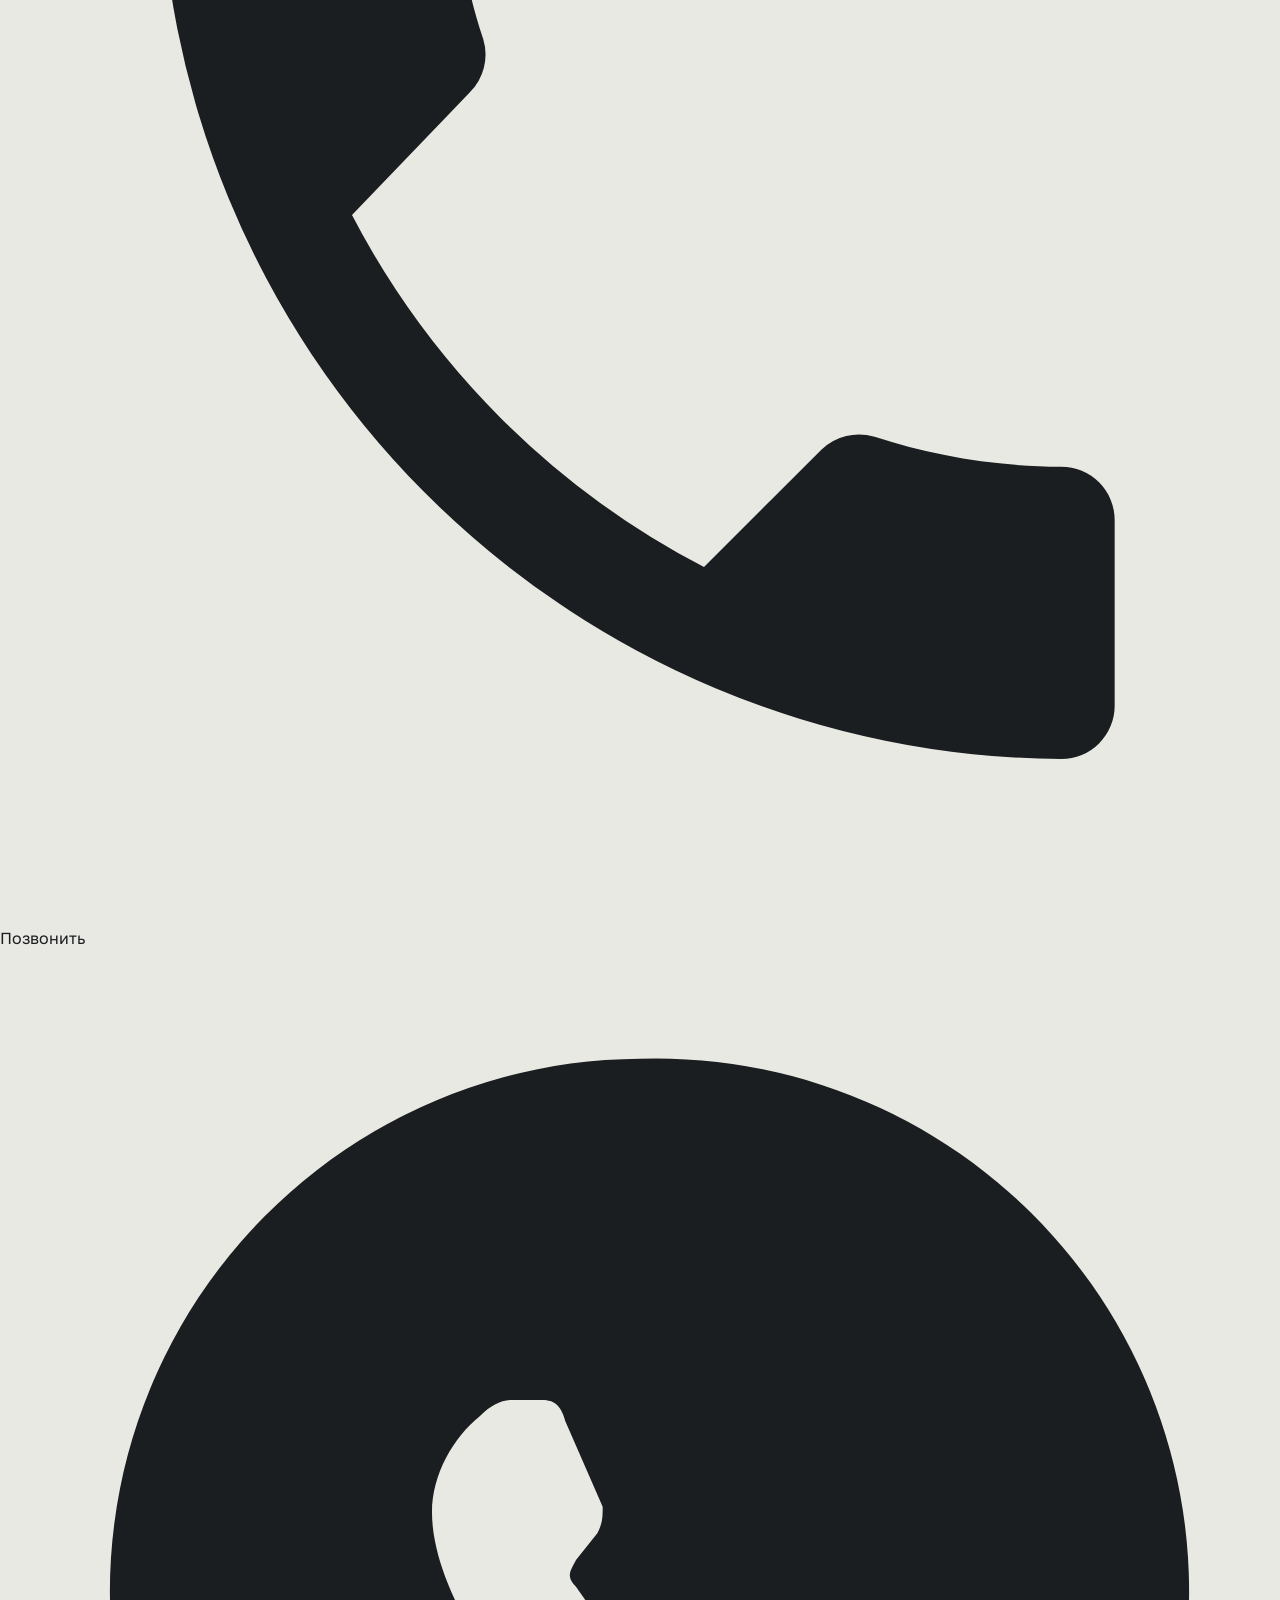
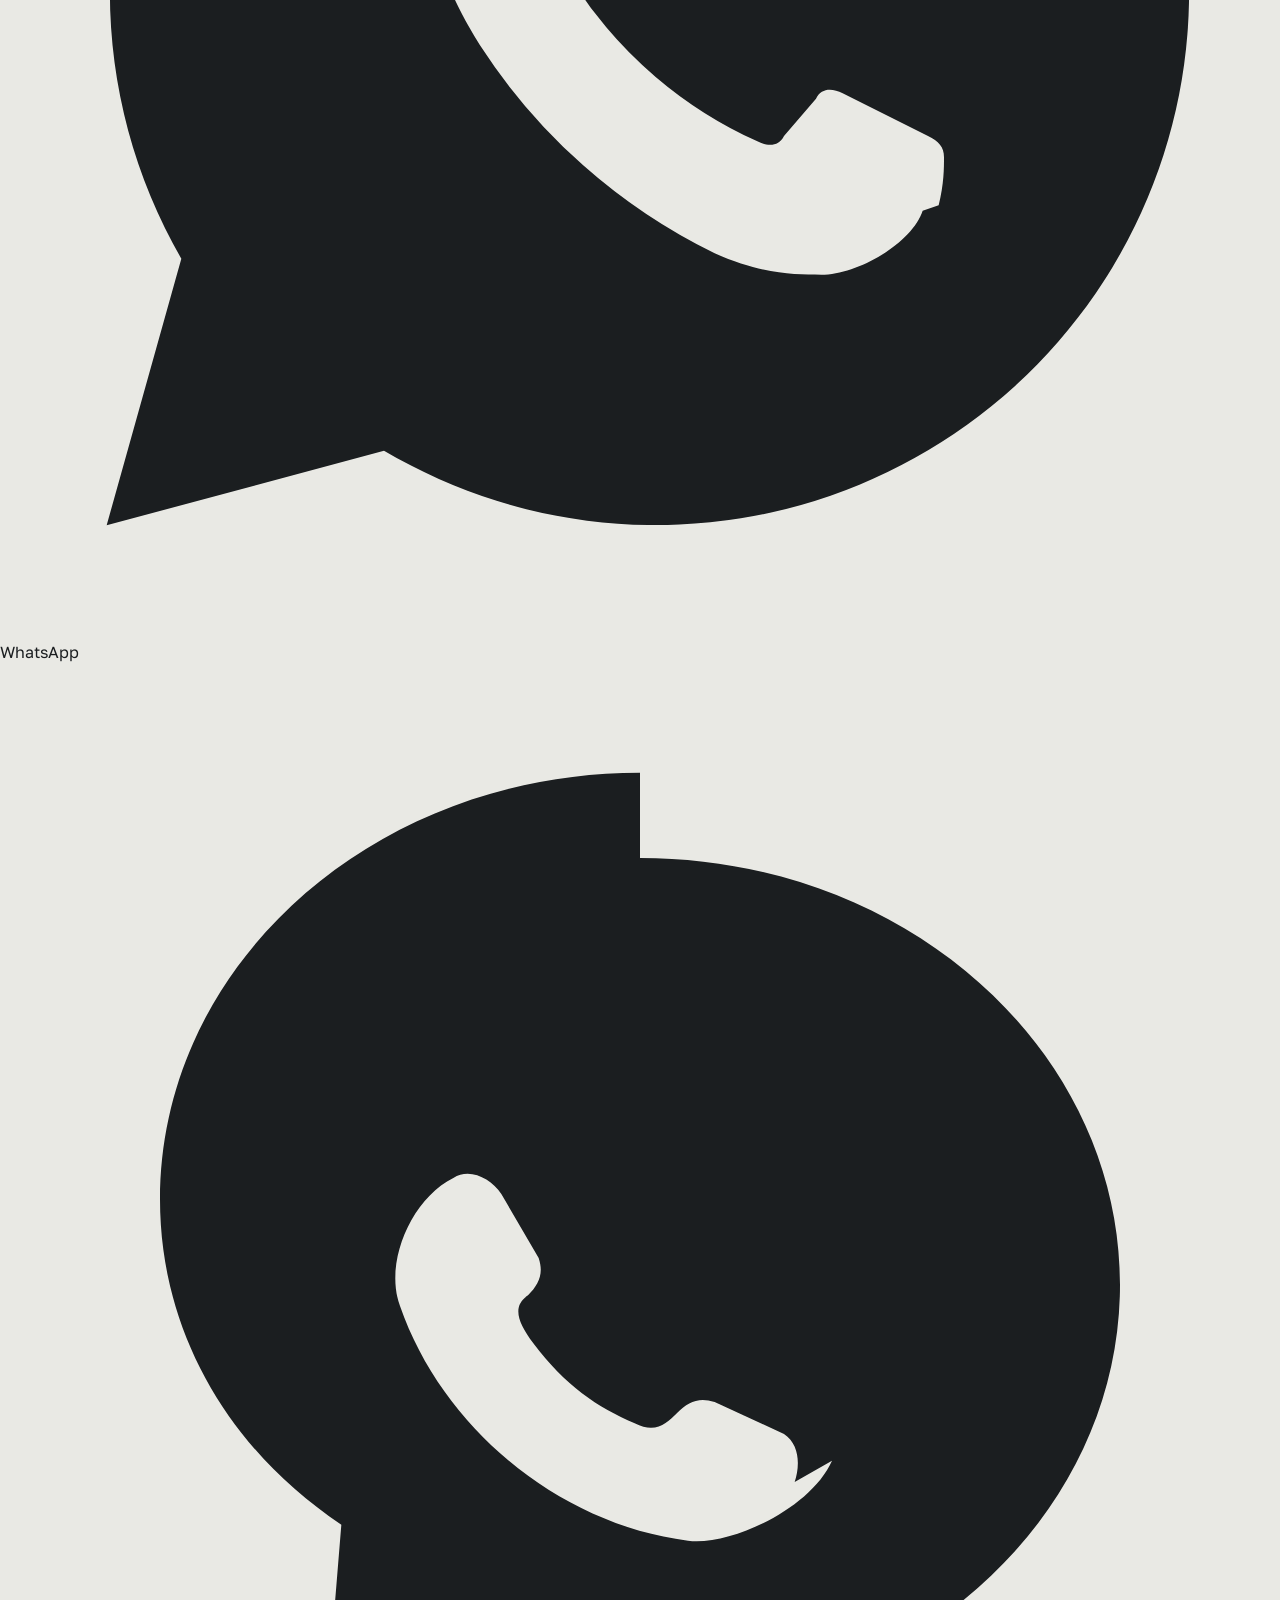
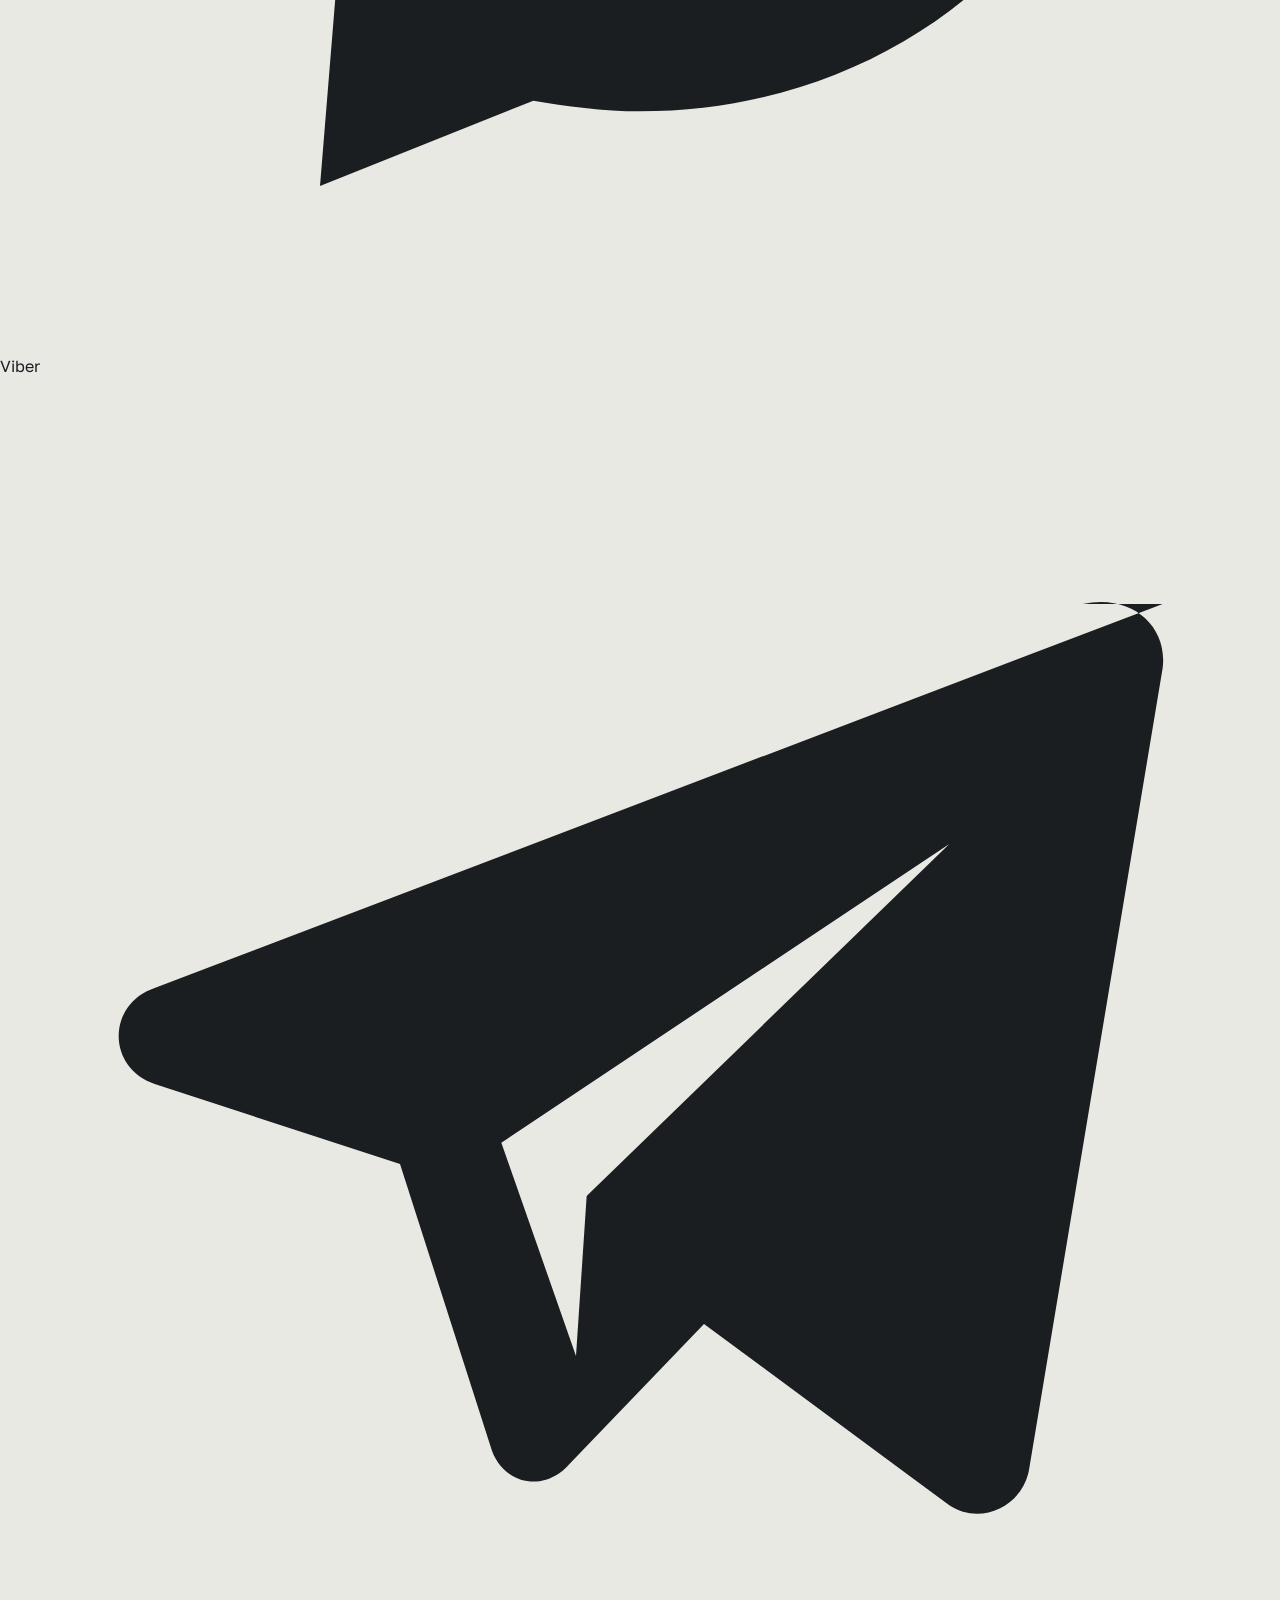
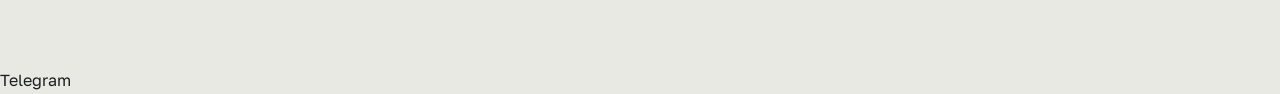
<file: vorota.html>
<!DOCTYPE html>
<html lang="ru">
<head>
<meta charset="utf-8">
<meta name="viewport" content="width=device-width, initial-scale=1">
<title>Ремонт секционных, откатных, распашных ворот | Минск</title>
<meta name="description" content="Ремонт ворот: пружины, тросы, ролики, рельс, концевики, регулировка полотна и привода. Минск, выезд.">
<meta property="og:title" content="Ремонт секционных, откатных, распашных ворот | Минск">
<meta property="og:description" content="Ремонт ворот: пружины, тросы, ролики, рельс, концевики, регулировка полотна и привода. Минск, выезд.">
<meta property="og:type" content="website">
<meta name="theme-color" content="#E9E9E4">
<style>
:root{--bg:#E9E9E4;--bg2:#DCDCD5;--ink:#1B1E20;--ink2:#2B3033;--paper:#F7F7F3;
--acc:#B03610;--acc2:#F0742F;--steel:#8C939A;--muted:#5A6166;--line:rgba(27,30,32,.16);
--d:'Oswald',system-ui,sans-serif;--b:'Golos Text',system-ui,sans-serif;--m:'JetBrains Mono',ui-monospace,monospace;
--pad:22px;--max:1300px}
*{box-sizing:border-box}html{-webkit-text-size-adjust:100%}body{margin:0;background:var(--bg);color:var(--ink);font:16px/1.62 var(--b);-webkit-font-smoothing:antialiased}
img{max-width:100%;display:block}h1,h2,h3{margin:0;font-family:var(--d);font-weight:600;line-height:.96;letter-spacing:-.01em;text-transform:uppercase}
a{color:inherit;text-decoration:none}[hidden]{display:none!important}
.wrap{width:100%;max-width:var(--max);margin:0 auto;padding:0 var(--pad)}
.header{position:sticky;top:0;z-index:40;background:rgba(233,233,228,.95);border-bottom:1px solid var(--line);backdrop-filter:blur(8px)}
.header__in{display:flex;align-items:center;gap:16px;padding:10px 0}
.logo{display:flex;align-items:center;gap:10px}
.logo__mark{width:38px;height:38px;border:2px solid var(--ink);display:grid;place-items:center;background:var(--paper);position:relative;overflow:hidden}
.logo__mark::before,.logo__mark::after{content:'';position:absolute;left:0;right:0;height:3px;background:var(--acc)}
.logo__mark::before{top:9px}.logo__mark::after{bottom:9px}
.logo__mark i{width:2px;height:100%;background:var(--ink)}
.logo__txt{display:flex;flex-direction:column;line-height:1.15}
.logo__txt b{font:600 16px/1 var(--d);letter-spacing:.02em;text-transform:uppercase}
.logo__txt i{font:400 8px/1.5 var(--m);letter-spacing:.09em;text-transform:uppercase;color:var(--muted);font-style:normal}
.nav{display:flex;gap:13px;margin-left:auto;font:500 12.5px/1 var(--b)}
.nav a{padding:6px 0;border-bottom:2px solid transparent}
.nav a:hover,.nav a.is-on{border-color:var(--acc);color:var(--acc)}
.header__tel{font:600 13px/1 var(--b);white-space:nowrap}
.btn{display:inline-flex;align-items:center;justify-content:center;gap:8px;padding:13px 20px;font:600 11.5px/1 var(--b);letter-spacing:.06em;text-transform:uppercase;border:1px solid var(--acc);background:var(--acc);color:#fff;cursor:pointer;transition:.18s}
.btn:hover{background:#B33A13;border-color:#B33A13}
.btn--ink{background:var(--ink);border-color:var(--ink)}
.btn--ink:hover{background:#000}
.btn--ghost{background:transparent;color:var(--ink);border-color:var(--ink)}
.btn--ghost:hover{background:var(--ink);color:#fff}
.burger{display:none;width:42px;height:36px;border:1px solid var(--ink);background:transparent;align-items:center;justify-content:center;flex-direction:column;gap:4px;cursor:pointer}
.burger i{display:block;width:16px;height:1px;background:var(--ink)}
.burger.is-close i:first-child{transform:rotate(45deg) translateY(3px)}
.burger.is-close i:last-child{transform:rotate(-45deg) translateY(-3px)}
.drawer{position:fixed;inset:0;z-index:90;background:rgba(16,19,21,.82);display:none}
.drawer[data-open]{display:block}
.drawer__in{position:absolute;inset:0 0 0 auto;width:min(400px,92vw);background:var(--bg);padding:18px;overflow-y:auto}
.drawer__top{display:flex;justify-content:space-between;align-items:center;margin-bottom:16px}
.drawer__nav{display:grid;font:600 20px/1 var(--d);text-transform:uppercase}
.drawer__nav a{padding:13px 0;border-bottom:1px solid var(--line)}
.drawer__cta{width:100%;margin-top:16px}
.drawer__note{font-size:12px;color:var(--muted);margin-top:10px}
body.is-locked{overflow:hidden}
.hero{position:relative;min-height:min(94svh,820px);display:flex;align-items:flex-end;overflow:hidden;background:#12161A}
.hero__img{position:absolute;inset:0;width:100%;height:100%;object-fit:cover}
.hero::after{content:'';position:absolute;inset:0;background:linear-gradient(180deg,rgba(10,13,16,.44),rgba(10,13,16,.08) 40%,rgba(10,13,16,.86) 76%,#12161A 100%)}
.hero__in{position:relative;z-index:2;width:100%;padding:clamp(28px,4.6vw,58px) 0 clamp(14px,2vw,22px);color:#F6F6F2}
.hero h1{font-size:clamp(2.1rem,6.2vw,5rem);letter-spacing:-.02em;color:#fff}
.hero h1 em{font-style:normal;color:#FF8A57}
.hero__lede{max-width:44ch;margin:14px 0 18px;color:rgba(246,246,242,.88)}
.hero__acts{display:flex;flex-wrap:wrap;gap:9px;margin-bottom:clamp(14px,2.2vw,26px)}
.hero__acts .btn--ghost{color:#fff;border-color:rgba(255,255,255,.62)}
.hero__acts .btn--ghost:hover{background:#fff;color:var(--ink)}
.hero__facts{display:grid;grid-template-columns:repeat(4,minmax(0,1fr));border-top:1px solid rgba(255,255,255,.28);gap:0 12px}
.hero__facts div{padding:11px 0 0}
.hero__facts b{display:block;font:600 clamp(1rem,1.6vw,1.22rem)/1.2 var(--d);text-transform:uppercase}
.hero__facts span{font:400 8.5px/1.5 var(--m);letter-spacing:.08em;text-transform:uppercase;color:#FF8A57}
@media (max-width:1024px){.nav{display:none}.burger{display:flex}.header__tel{display:none}.hero__facts{grid-template-columns:1fr 1fr}}
@media (max-width:380px){.header .btn{display:none}}
</style>
<link rel="preconnect" href="https://fonts.googleapis.com">
<link rel="preconnect" href="https://fonts.gstatic.com" crossorigin>
<link href="https://fonts.googleapis.com/css2?family=Oswald:wght@400;500;600&family=Golos+Text:wght@400;500;600&family=JetBrains+Mono:wght@400;500&display=swap" rel="stylesheet">
<link rel="stylesheet" href="assets/css/style.v1.css">
<link rel="icon" href="assets/img/favicon.svg" type="image/svg+xml">
</head>
<body>
<header class="header"><div class="header__in wrap">
<a class="logo" href="index.html"><span class="logo__mark"><i></i></span><span class="logo__txt"><b>Головко</b><i>ворота · автоматика</i></span></a>
<nav class="nav" aria-label="Основное меню"><a href="index.html">Главная</a><a href="uslugi.html">Услуги</a><a href="vorota.html" class="is-on">Ворота</a><a href="avtomatika.html">Автоматика</a><a href="shlagbaumy.html">Шлагбаумы</a><a href="rollet.html">Роллеты</a><a href="o-mastere.html">О мастере</a><a href="kontakty.html">Контакты</a></nav>
<a class="header__tel" href="tel:+375445716781">+375 (44) 571-67-81</a>
<a class="btn" href="#zayavka">Вызвать мастера</a>
<button class="burger" type="button" aria-label="Меню" aria-expanded="false" aria-controls="drawer"><i></i><i></i><i></i></button>
</div></header>
<div class="drawer" id="drawer" role="dialog" aria-modal="true" aria-label="Меню" hidden>
<div class="drawer__in">
<div class="drawer__top">
<a class="logo" href="index.html"><span class="logo__mark"><i></i></span><span class="logo__txt"><b>Головко</b><i>Минск</i></span></a>
<button class="burger is-close" type="button" data-close aria-label="Закрыть меню"><i></i><i></i></button>
</div>
<nav class="drawer__nav"><a href="index.html">Главная</a><a href="uslugi.html">Услуги</a><a href="vorota.html">Ворота</a><a href="avtomatika.html">Автоматика</a><a href="shlagbaumy.html">Шлагбаумы</a><a href="rollet.html">Роллеты</a><a href="o-mastere.html">О мастере</a><a href="kontakty.html">Контакты</a></nav>
<a class="btn drawer__cta" href="tel:+375445716781">Позвонить +375 (44) 571-67-81</a>
<p class="drawer__note">Ремонт секционных, откатных и распашных ворот, шлагбаумов и роллет. Автоматика любых производителей, диагностика, профилактика. Минск, Фрунзенский район. Звоните в любое время.</p>
</div></div>
<main>
<section class="phero"><img src="assets/img/sectional.jpg" alt="Секционные ворота" width="1024" height="1024">
<div class="phero__in"><div class="wrap"><div class="crumbs"><a href="index.html">Главная</a> / Ворота</div>
<h1>Секционные, откатные,<br><em>распашные</em></h1><p>Механика и привод: пружины, тросы, ролики, рельс, концевики. С регулировкой после ремонта.</p></div></div></section>
<div class="hazard" aria-hidden="true"></div>
<section class="section"><div class="wrap"><div class="two">
<div class="prose">
<h3>Секционные ворота</h3>
<p>Самый частый ремонт — пружины и тросы. Когда они ослабевают, полотно перестаёт держаться, и привод начинает работать с перегрузкой: он либо не поднимает, либо уходит в ошибку по усилию.</p>
<ul>
<li>Замена и натяжение тросов</li>
<li>Проверка и замена торсионных пружин</li>
<li>Ролики, петли, кронштейны</li>
<li>Выравнивание полотна и направляющих</li>
</ul>
<h3>Откатные ворота</h3>
<p>Здесь всё зависит от рельса и роликов: грязь и износ дают рывки, рывки перегружают привод. Часто достаточно чистки, смазки и регулировки, а не замены мотора.</p>
<ul>
<li>Рельс, ролики и опоры створки</li>
<li>Концевики и стопоры</li>
<li>Привод с зубчатой рейкой</li>
<li>Устранение перекосов и люфтов</li>
</ul>
<h3>Распашные ворота</h3>
<p>Провисшие створки и сбитая геометрия: привод пытается закрыть то, что механически не сходится. Сначала регулировка петель и упоров, потом настройка приводов и синхронизации.</p>
<div class="chips"><span class="chip">Пружины</span><span class="chip">Тросы</span><span class="chip">Ролики</span><span class="chip">Рельс</span><span class="chip">Концевики</span></div>
</div>
<div>
<div class="card"><p class="eyebrow">что обычно нужно</p>
<table style="width:100%;border-collapse:collapse;font-size:13px">
<tbody>
<tr><td style="padding:6px 0;border-bottom:1px dotted var(--line)">Не открывается</td><td style="text-align:right;font-weight:600">пружина / трос</td></tr>
<tr><td style="padding:6px 0;border-bottom:1px dotted var(--line)">Клинит, криво</td><td style="text-align:right;font-weight:600">ролики / регулировка</td></tr>
<tr><td style="padding:6px 0;border-bottom:1px dotted var(--line)">Реверс сразу</td><td style="text-align:right;font-weight:600">фотоэлемент / концевик</td></tr>
<tr><td style="padding:6px 0;border-bottom:1px dotted var(--line)">Шум, скрип</td><td style="text-align:right;font-weight:600">смазка / ролики</td></tr>
<tr><td style="padding:6px 0">Не реагирует на пульт</td><td style="text-align:right;font-weight:600">пульт / приёмник</td></tr>
</tbody></table>
<p class="note">Точную причину и стоимость называю после осмотра: иногда «умерший» привод просто разбалансирован.</p></div>
<div class="warn" style="margin-top:12px">Не пытайтесь снять торсион или трос самостоятельно: они под большим натяжением и травмоопасны.</div>
<div class="gal" style="grid-template-columns:1fr;margin-top:12px"><figure><img src="assets/img/drive.jpg" alt="Привод" width="1024" height="1024" loading="lazy"><figcaption>Привод и рейка</figcaption></figure></div>
</div>
</div></div></section>

<section class="section anchor" id="diag"><div class="wrap">
<div class="sec-head"><div><p class="eyebrow">диагностика</p><h2 class="h2">Что сломалось:<br><em>выберите симптом</em></h2></div>
<p>Укажите оборудование и что происходит. Покажу вероятные причины, что проверю и ориентировочное время. Это не диагноз по телефону, но уже понятный план.</p></div>
<div class="diag">
<div class="equip" id="equip" role="group" aria-label="Тип оборудования"></div>
<div>
<div class="sym" id="sym" role="group" aria-label="Симптом"></div>
<div class="panel" id="panel" aria-live="polite"></div>
</div>
</div>
</div></section>

<section class="cta"><div class="wrap cta__in"><div><h2>Ворота<br><em>не идут?</em></h2><p>Опишите, что происходит: подскажу, можно ли обойтись регулировкой.</p></div>
<div class="cta__acts"><a class="btn btn--light" href="tel:+375445716781">Позвонить</a><a class="btn btn--light" href="https://wa.me/375445716781" target="_blank" rel="noopener">WhatsApp</a></div></div></section>
</main>
<footer class="footer"><div class="wrap">
<div class="footer__top">
<div class="footer__about"><a class="logo logo--f" href="index.html"><span class="logo__mark"><i></i></span><span class="logo__txt"><b>Головко</b><i>ворота и автоматика</i></span></a>
<p>ИП Головко Олег Михайлович. Ремонт ворот, шлагбаумов, роллет и автоматики. Минск, Фрунзенский район.</p>
<a class="footer__tel" href="tel:+375445716781">+375 (44) 571-67-81</a>
</div>
<div><h4>Разделы</h4><ul><li><a href="index.html">Главная</a></li><li><a href="uslugi.html">Услуги</a></li><li><a href="vorota.html">Ворота</a></li><li><a href="avtomatika.html">Автоматика</a></li><li><a href="shlagbaumy.html">Шлагбаумы</a></li><li><a href="rollet.html">Роллеты</a></li><li><a href="o-mastere.html">О мастере</a></li><li><a href="kontakty.html">Контакты</a></li></ul></div>
<div><h4>Ремонт</h4><ul><li><a href="vorota.html">Секционные и откатные</a></li><li><a href="avtomatika.html">Автоматика и приводы</a></li><li><a href="shlagbaumy.html">Шлагбаумы</a></li><li><a href="rollet.html">Роллетные системы</a></li><li><a href="uslugi.html#prof">Профилактика</a></li></ul></div>
<div><h4>Связь</h4><ul><li><a href="tel:+375445716781">+375 (44) 571-67-81</a></li><li><a href="https://wa.me/375445716781" target="_blank" rel="noopener">WhatsApp</a></li><li><a href="https://t.me/+375445716781" target="_blank" rel="noopener">Telegram</a></li><li><a href="https://yandex.by/maps/?text=%D0%9C%D0%B8%D0%BD%D1%81%D0%BA%20%D1%80%D0%B5%D0%BC%D0%BE%D0%BD%D1%82%20%D0%B2%D0%BE%D1%80%D0%BE%D1%82%20%D0%B0%D0%B2%D1%82%D0%BE%D0%BC%D0%B0%D1%82%D0%B8%D0%BA%D0%B8" target="_blank" rel="noopener">Минск, Фрунзенский район</a></li></ul></div>
</div>
<div class="footer__bottom"><span>© <span id="yr">2026</span> ИП Головко Олег Михайлович</span>
<span><a href="politika.html">Политика обработки персональных данных</a></span></div>
</div></footer>
<div class="mbar" role="navigation" aria-label="Быстрая связь">
<a href="tel:+375445716781"><svg viewBox="0 0 24 24" fill="currentColor" aria-hidden="true"><path d="M6.6 10.8a15.5 15.5 0 0 0 6.6 6.6l2.2-2.2a1 1 0 0 1 1-.24c1.1.36 2.3.56 3.5.56a1 1 0 0 1 1 1V20a1 1 0 0 1-1 1A17 17 0 0 1 3 4a1 1 0 0 1 1-1h3.5a1 1 0 0 1 1 1c0 1.2.2 2.4.56 3.5a1 1 0 0 1-.25 1z"/></svg>Позвонить</a>
<a href="https://wa.me/375445716781" target="_blank" rel="noopener"><svg viewBox="0 0 24 24" fill="currentColor" aria-hidden="true"><path d="M12 2a10 10 0 0 0-8.6 15L2 22l5.2-1.4A10 10 0 1 0 12 2m5.3 14.1c-.2.6-1.2 1.2-1.9 1.2-.5 0-1.1 0-2-.4a11 11 0 0 1-4.4-3.9c-.5-.8-.9-1.7-.9-2.5 0-.7.4-1.4.9-1.8.2-.2.4-.3.6-.3h.5c.2 0 .4 0 .5.4l.7 1.6c0 .2 0 .3-.1.5l-.4.5c-.1.2-.2.3 0 .5a8 8 0 0 0 3.4 2.9c.2.1.4.1.5-.1l.6-.7c.1-.2.3-.2.5-.1l1.6.8c.2.1.3.2.3.4s0 .5-.1.9"/></svg>WhatsApp</a>
<a href="viber://chat?number=%2B375445716781"><svg viewBox="0 0 24 24" fill="currentColor" aria-hidden="true"><path d="M12 2C7 2 3 5.6 3 10c0 2.5 1.3 4.7 3.4 6.1L6 21l4-1.6c.6.1 1.3.2 2 .2 5 0 9-3.6 9-8s-4-8-9-8m3.6 11.3c-.4.9-1.9 1.6-2.7 1.5-2.4-.3-4.6-2.1-5.4-4.4-.3-.8.2-2 1-2.4.3-.2.7 0 .9.3l.7 1.2c.1.3 0 .5-.2.7-.3.2-.2.5.1.9.6.8 1.2 1.2 1.9 1.5.4.2.6 0 .8-.2s.4-.3.7-.2l1.3.6c.3.2.3.6.2.9"/></svg>Viber</a>
<a href="https://t.me/+375445716781" target="_blank" rel="noopener"><svg viewBox="0 0 24 24" fill="currentColor" aria-hidden="true"><path d="M21.8 4.2 2.9 11.4c-.9.3-.9 1.5 0 1.8l4.6 1.5 1.7 5.3c.2.7 1 .9 1.5.3l2.5-2.6 4.6 3.4c.6.4 1.4 0 1.5-.7l2.5-15c.1-.8-.6-1.4-1.5-1.2M9.4 14.3l8.4-5.6-6.8 6.6-.2 3z"/></svg>Telegram</a>
</div>
<script src="assets/js/main.v1.js"></script>
</body>
</html>
</file>
<file: assets/css/style.v1.css>
.section{padding:clamp(44px,5.6vw,86px) 0}
.section--dim{background:var(--bg2)}
.section--dark{background:#161B1F;color:#F2F3EF}
.section--dark .sec-head p{color:rgba(242,243,239,.68)}
.section--dark .eyebrow{color:#FF8A57}

/* сигнальная полоса */
.hazard{height:16px;background:repeating-linear-gradient(135deg,#1B1E20 0 14px,#B03610 14px 28px);opacity:.92}

.eyebrow{display:inline-flex;align-items:center;gap:9px;font:400 8.5px/1 var(--m);letter-spacing:.13em;text-transform:uppercase;color:var(--acc);margin:0 0 12px}
.eyebrow::before{content:'';width:18px;height:2px;background:var(--acc)}
.h2{font-size:clamp(1.8rem,4.4vw,3.2rem)}
.h2 em{font-style:normal;color:var(--acc)}
.sec-head{display:grid;grid-template-columns:minmax(0,1.1fr) minmax(0,.9fr);gap:clamp(12px,3.4vw,44px);align-items:end;margin-bottom:clamp(20px,2.8vw,36px)}
.sec-head p{margin:0;color:var(--muted);font-size:.94rem;max-width:46ch}

.jobs{border-top:2px solid var(--ink)}
.job{display:grid;grid-template-columns:56px minmax(0,1fr) auto;gap:clamp(8px,2vw,20px);padding:clamp(13px,1.8vw,18px) 0;border-bottom:1px solid var(--line);align-items:baseline}
.job__no{font:400 9px/1 var(--m);color:var(--acc);letter-spacing:.1em}
.job h3{font-size:clamp(1.05rem,1.9vw,1.35rem);margin-bottom:4px}
.job p{margin:0;font-size:13.4px;color:var(--muted);max-width:58ch}
.job__go{font:400 10px/1 var(--m);letter-spacing:.05em;text-transform:uppercase;color:var(--acc);white-space:nowrap}
.job:hover .job__go{text-decoration:underline}
@media (max-width:640px){.job{grid-template-columns:42px minmax(0,1fr)}.job__go{display:none}}

/* диагностика */
.diag{display:grid;grid-template-columns:minmax(0,300px) minmax(0,1fr);gap:clamp(14px,2.6vw,30px);align-items:start}
.equip{display:grid;gap:6px}
.equip button{display:grid;grid-template-columns:30px minmax(0,1fr);gap:10px;align-items:center;text-align:left;padding:11px 13px;border:1px solid var(--line);background:var(--paper);cursor:pointer;font:600 13px/1.2 var(--b);color:var(--ink);transition:.14s}
.equip button:hover{border-color:var(--ink)}
.equip button[aria-pressed="true"]{background:var(--ink);color:#fff;border-color:var(--ink)}
.equip button svg{width:26px;height:26px}
.equip button[aria-pressed="true"] svg *{stroke:#FF8A57}
.sym{display:grid;grid-template-columns:repeat(2,minmax(0,1fr));gap:6px;margin-bottom:12px}
.sym button{text-align:left;padding:10px 12px;border:1px solid var(--line);background:var(--paper);cursor:pointer;font:500 12.7px/1.3 var(--b);color:var(--ink);transition:.14s}
.sym button:hover{border-color:var(--ink)}
.sym button[aria-pressed="true"]{background:var(--acc);color:#fff;border-color:var(--acc)}
.panel{border:2px solid var(--ink);background:var(--paper);padding:clamp(15px,2vw,22px);position:relative}
.panel__code{position:absolute;top:0;right:0;background:var(--ink);color:#FF8A57;font:400 9px/1 var(--m);letter-spacing:.12em;padding:7px 10px}
.panel h3{font-size:clamp(1.15rem,2.1vw,1.5rem);margin:0 48px 10px 0}
.panel .rl{display:grid;grid-template-columns:104px minmax(0,1fr);gap:10px;padding:9px 0;border-top:1px dotted var(--line);font-size:13.4px}
.panel .rl b{font:400 8.5px/1.7 var(--m);letter-spacing:.07em;text-transform:uppercase;color:var(--muted)}
.panel .risk{margin-top:12px;padding:9px 12px;border-left:3px solid var(--acc);background:#F7E7E1;font-size:12.9px;color:#6E2410}
.panel .acts{display:flex;flex-wrap:wrap;gap:8px;margin-top:14px}
.badge{display:inline-block;font:400 9px/1 var(--m);letter-spacing:.06em;text-transform:uppercase;padding:6px 9px;border:1px solid var(--line);color:var(--muted)}

/* регламент */
.reg{width:100%;border-collapse:collapse;font-size:13.2px;background:var(--paper)}
.reg th{text-align:left;font:400 8.5px/1.4 var(--m);letter-spacing:.08em;text-transform:uppercase;color:var(--muted);padding:10px 12px;border-bottom:2px solid var(--ink)}
.reg td{padding:10px 12px;border-bottom:1px solid var(--line);vertical-align:top}
.reg td:last-child,.reg th:last-child{text-align:right;white-space:nowrap}
.reg tr:hover td{background:#F1F1EC}
.reg .per{font-weight:600;color:var(--acc)}

.steps{display:grid;grid-template-columns:repeat(5,minmax(0,1fr));gap:clamp(8px,1.4vw,18px)}
.stepc{border-top:3px solid var(--ink);padding-top:10px}
.stepc span{font:400 9px/1 var(--m);color:var(--acc);letter-spacing:.1em}
.stepc b{display:block;font:600 1rem/1.15 var(--d);margin:7px 0 5px;text-transform:uppercase}
.stepc p{margin:0;font-size:12.4px;color:var(--muted)}
.section--dark .stepc{border-color:#FF8A57}
.section--dark .stepc p{color:rgba(242,243,239,.72)}

.gal{display:grid;grid-template-columns:repeat(3,minmax(0,1fr));gap:clamp(6px,1vw,11px)}
.gal figure{margin:0;position:relative;overflow:hidden;background:#D5D5CE}
.gal img{width:100%;height:100%;object-fit:cover;aspect-ratio:4/3;transition:transform .6s}
.gal figure:hover img{transform:scale(1.035)}
.gal figcaption{position:absolute;left:0;right:0;bottom:0;padding:9px 11px;background:linear-gradient(180deg,rgba(10,13,16,.35),rgba(10,13,16,.86));color:#F6F6F2;font:400 8.5px/1.4 var(--m);letter-spacing:.07em;text-transform:uppercase}
.gal figure.wide{grid-column:span 2}.gal figure.wide img{aspect-ratio:8/3.4}

.form{display:grid;gap:10px}
.form label{display:grid;gap:5px;font:400 8.5px/1 var(--m);letter-spacing:.09em;text-transform:uppercase;color:var(--muted)}
.form input,.form textarea,.form select{font:15px/1.5 var(--b);padding:11px 13px;border:1px solid #C3C3BA;background:var(--paper);color:var(--ink);width:100%}
.form input::placeholder,.form textarea::placeholder{color:#8F958F}
.form input:focus,.form textarea:focus{outline:2px solid var(--acc);outline-offset:-1px;border-color:var(--acc)}
.form textarea{min-height:82px;resize:vertical}
.form .row2{display:grid;grid-template-columns:1fr 1fr;gap:10px}
.hint{font-size:11.5px;color:var(--muted);line-height:1.55;margin:10px 0 0}
.faq{border-top:2px solid var(--ink)}
.faq details{border-bottom:1px solid var(--line)}
.faq summary{list-style:none;cursor:pointer;padding:14px 0;display:flex;gap:10px;font:600 1rem/1.3 var(--d);text-transform:uppercase}
.faq summary::-webkit-details-marker{display:none}
.faq summary::after{content:'+';margin-left:auto;font:400 17px/1 var(--b);color:var(--acc)}
.faq details[open] summary::after{content:'–'}
.faq p{margin:0 0 14px;color:#31383C;font-size:.92rem;max-width:74ch}
.cta{background:#161B1F;color:#F2F3EF;padding:clamp(34px,4.6vw,66px) 0}
.cta__in{display:grid;grid-template-columns:minmax(0,1.1fr) minmax(0,.9fr);gap:clamp(14px,3.4vw,40px);align-items:center}
.cta h2{font-size:clamp(1.6rem,4vw,2.9rem);color:#fff}
.cta h2 em{font-style:normal;color:#FF8A57}
.cta p{color:rgba(242,243,239,.75);margin:9px 0 0;max-width:44ch}
.cta__acts{display:flex;flex-wrap:wrap;gap:9px;justify-content:flex-end}
.cta .btn--light{background:#F2F3EF;color:#161B1F;border-color:#F2F3EF}
.cta .btn--light:hover{background:#FF8A57;border-color:#FF8A57;color:#161B1F}
.footer{background:#101417;color:#E7E9E4;padding:clamp(30px,3.8vw,52px) 0 18px}
.footer__top{display:grid;grid-template-columns:1.5fr .8fr .9fr 1fr;gap:clamp(12px,2.6vw,32px);padding-bottom:22px;border-bottom:1px solid rgba(231,233,228,.18)}
.footer__top>*{min-width:0}
.footer h4{font:400 8.5px/1 var(--m);letter-spacing:.13em;text-transform:uppercase;color:#FF8A57;margin:0 0 11px}
.footer ul{list-style:none;margin:0;padding:0;display:grid;gap:5px;font-size:12.6px;color:rgba(231,233,228,.78)}
.footer a:hover{color:#FF8A57}
.footer__about p{font-size:12.4px;color:rgba(231,233,228,.72);margin:11px 0;max-width:34ch}
.footer__tel{font:600 15px/1 var(--d);color:#F2F3EF;letter-spacing:.02em}
.logo--f .logo__mark{border-color:#FF8A57;background:transparent}
.logo--f .logo__mark i{background:#FF8A57}
.footer__bottom{display:flex;flex-wrap:wrap;gap:8px;justify-content:space-between;padding-top:14px;font:400 9.5px/1.6 var(--m);color:rgba(231,233,228,.6)}

.phero{position:relative;min-height:clamp(300px,44vh,440px);display:flex;align-items:flex-end;overflow:hidden;background:#12161A}
.phero img{position:absolute;inset:0;width:100%;height:100%;object-fit:cover}
.phero::after{content:'';position:absolute;inset:0;background:linear-gradient(180deg,rgba(10,13,16,.42),rgba(10,13,16,.9))}
.phero__in{position:relative;z-index:2;padding:clamp(22px,3.2vw,42px) 0;color:#fff}
.phero h1{font-size:clamp(1.9rem,5.2vw,3.8rem);color:#fff}
.phero h1 em{font-style:normal;color:#FF8A57}
.phero p{margin:9px 0 0;color:rgba(255,255,255,.8);max-width:52ch}
.crumbs{font:400 8.5px/1 var(--m);letter-spacing:.09em;text-transform:uppercase;color:rgba(255,255,255,.52);margin-bottom:11px}
.two{display:grid;grid-template-columns:minmax(0,1.05fr) minmax(0,.95fr);gap:clamp(16px,3.6vw,48px);align-items:start}
.prose p{margin:0 0 12px;color:#31383C;max-width:66ch}
.prose h3{font-size:clamp(1.1rem,1.9vw,1.35rem);margin:20px 0 8px}
.prose ul{padding-left:17px;margin:0 0 12px;color:#31383C}
.prose li{margin-bottom:4px}
.anchor{scroll-margin-top:90px}
.chips{display:flex;flex-wrap:wrap;gap:6px;margin:12px 0 0}
.chip{padding:6px 11px;border:1px solid var(--line);font:400 9px/1 var(--m);letter-spacing:.05em;text-transform:uppercase;color:#31383C;background:var(--paper)}
.card{background:var(--paper);border:1px solid var(--line);padding:clamp(15px,2vw,24px)}
.warn{background:#F7E7E1;border-left:3px solid var(--acc);padding:12px 14px;font-size:13px;color:#6E2410;margin:0}

@media (max-width:1024px){.diag,.two,.cta__in,.sec-head{grid-template-columns:minmax(0,1fr)}
.steps{grid-template-columns:1fr 1fr}.gal{grid-template-columns:1fr 1fr}.gal figure.wide{grid-column:span 2}
.equip{grid-template-columns:1fr 1fr;display:grid}
.footer__top{grid-template-columns:1fr 1fr}.cta__acts{justify-content:flex-start}.steps .stepc:nth-child(5){grid-column:span 2}}
@media (max-width:720px){:root{--pad:15px}
.gal{grid-template-columns:minmax(0,1fr)}.gal figure.wide{grid-column:auto}.gal figure.wide img{aspect-ratio:4/3}
.steps{grid-template-columns:minmax(0,1fr)}.steps .stepc:nth-child(5){grid-column:auto}
.sym,.equip{grid-template-columns:minmax(0,1fr)}
.footer__top,.form .row2{grid-template-columns:minmax(0,1fr)}
.panel .rl{grid-template-columns:1fr;gap:2px}
.reg{display:block;overflow-x:auto;white-space:nowrap}
.mbar{position:fixed;left:0;right:0;bottom:0;z-index:60;display:grid;grid-template-columns:repeat(4,1fr);gap:1px;background:#2B3033}
.mbar a{display:flex;flex-direction:column;align-items:center;gap:3px;padding:8px 2px 7px;background:#12161A;font:500 10px/1 var(--b);color:rgba(242,243,239,.92)}
.mbar svg{width:19px;height:19px}
.mbar a:first-child{color:#FF8A57}
.mbar a:nth-child(2) svg{color:#25D366}.mbar a:nth-child(3) svg{color:#7360F2}.mbar a:nth-child(4) svg{color:#229ED9}
body{padding-bottom:56px}}
</file>
